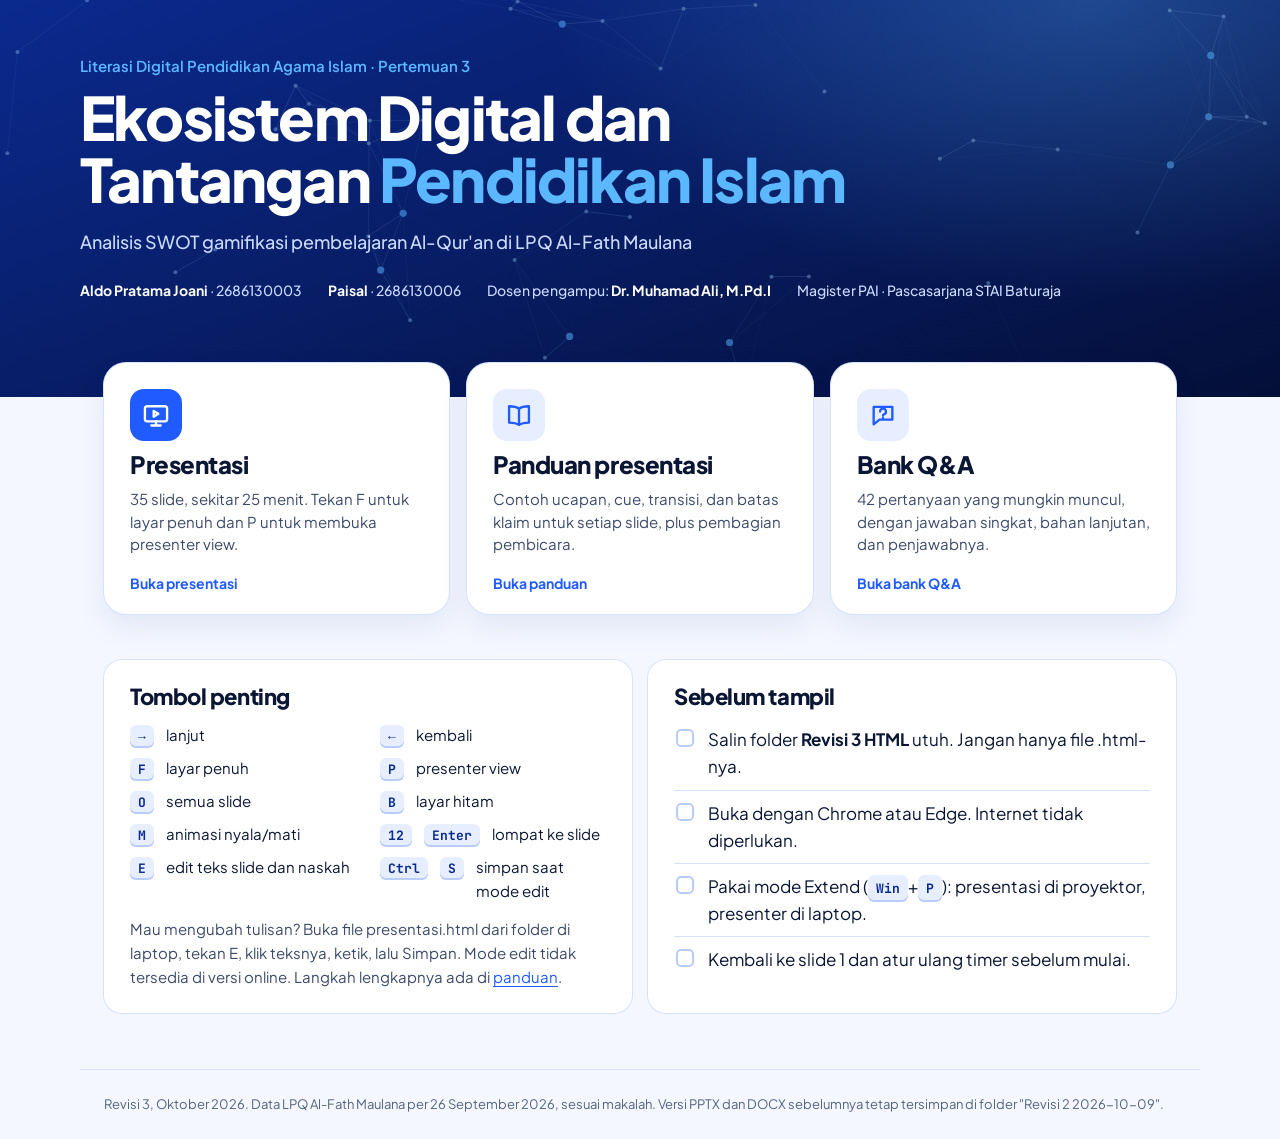
<file: index.html>
<!doctype html>
<html lang="id">
<head>
<meta charset="utf-8">
<meta name="viewport" content="width=device-width, initial-scale=1">
<title>Ekosistem Digital · Paket Presentasi</title>
<link rel="stylesheet" href="assets/css/tokens.css">
<link rel="stylesheet" href="assets/css/docs.css">
</head>
<body>

<header class="hero" style="padding-bottom:96px">
  <svg class="net" aria-hidden="true"></svg>
  <div class="in">
    <p class="kick">Literasi Digital Pendidikan Agama Islam · Pertemuan 3</p>
    <h1>Ekosistem Digital dan Tantangan <em>Pendidikan Islam</em></h1>
    <p class="sub">Analisis SWOT gamifikasi pembelajaran Al-Qur'an di LPQ Al-Fath Maulana</p>
    <div class="meta"><span><b>Aldo Pratama Joani</b> · 2686130003</span><span><b>Paisal</b> · 2686130006</span><span>Dosen pengampu: <b>Dr. Muhamad Ali, M.Pd.I</b></span><span>Magister PAI · Pascasarjana STAI Baturaja</span></div>
  </div>
</header>

<div class="wrap">
  <div class="cards3">
    <a class="big-card main" href="presentasi.html">
      <span class="ic"><svg viewBox="0 0 24 24"><rect x="2.5" y="4.5" width="19" height="13" rx="2"/><path d="M8 21h8M12 17.5V21M10 8.5v5l4-2.5z"/></svg></span>
      <b>Presentasi</b>
      <span>35 slide, sekitar 25 menit. Tekan F untuk layar penuh dan P untuk membuka presenter view.</span>
      <em>Buka presentasi</em>
    </a>
    <a class="big-card" href="panduan.html">
      <span class="ic"><svg viewBox="0 0 24 24"><path d="M12 6.5C10 5 7 4.5 3.5 4.5v14c3.5 0 6.5.5 8.5 2 2-1.5 5-2 8.5-2v-14C17 4.5 14 5 12 6.5zM12 6.5v14"/></svg></span>
      <b>Panduan presentasi</b>
      <span>Contoh ucapan, cue, transisi, dan batas klaim untuk setiap slide, plus pembagian pembicara.</span>
      <em>Buka panduan</em>
    </a>
    <a class="big-card" href="bank-qa.html">
      <span class="ic"><svg viewBox="0 0 24 24"><path d="M4 5h16v11H9l-5 4z"/><path d="M9.5 9a2.5 2.5 0 1 1 3.3 2.4c-.5.2-.8.6-.8 1.1M12 14.5h0"/></svg></span>
      <b>Bank Q&amp;A</b>
      <span>42 pertanyaan yang mungkin muncul, dengan jawaban singkat, bahan lanjutan, dan penjawabnya.</span>
      <em>Buka bank Q&amp;A</em>
    </a>
  </div>

  <section class="blk" style="margin-top:46px">
    <div class="grid2">
      <div class="panel">
        <h2 class="h" style="font-size:22px">Tombol penting</h2>
        <div class="keys" style="margin-top:14px">
          <div><kbd>→</kbd><span>lanjut</span></div>
          <div><kbd>←</kbd><span>kembali</span></div>
          <div><kbd>F</kbd><span>layar penuh</span></div>
          <div><kbd>P</kbd><span>presenter view</span></div>
          <div><kbd>O</kbd><span>semua slide</span></div>
          <div><kbd>B</kbd><span>layar hitam</span></div>
          <div><kbd>M</kbd><span>animasi nyala/mati</span></div>
          <div><kbd>12</kbd><kbd>Enter</kbd><span>lompat ke slide</span></div>
          <div><kbd>E</kbd><span>edit teks slide dan naskah</span></div>
          <div><kbd>Ctrl</kbd><kbd>S</kbd><span>simpan saat mode edit</span></div>
        </div>
        <p class="lede" style="margin:14px 0 0;font-size:15px">Mau mengubah tulisan? Buka file presentasi.html dari folder di laptop, tekan E, klik teksnya, ketik, lalu Simpan. Mode edit tidak tersedia di versi online. Langkah lengkapnya ada di <a href="panduan.html#edit">panduan</a>.</p>
      </div>
      <div class="panel">
        <h2 class="h" style="font-size:22px">Sebelum tampil</h2>
        <ul class="check" style="margin-top:8px">
          <li>Salin folder <b>Revisi 3 HTML</b> utuh. Jangan hanya file .html-nya.</li>
          <li>Buka dengan Chrome atau Edge. Internet tidak diperlukan.</li>
          <li>Pakai mode Extend (<kbd>Win</kbd>+<kbd>P</kbd>): presentasi di proyektor, presenter di laptop.</li>
          <li>Kembali ke slide 1 dan atur ulang timer sebelum mulai.</li>
        </ul>
      </div>
    </div>
  </section>
</div>

<footer class="f">Revisi 3, Oktober 2026. Data LPQ Al-Fath Maulana per 26 September 2026, sesuai makalah. Versi PPTX dan DOCX sebelumnya tetap tersimpan di folder "Revisi 2 2026-10-09".</footer>

<script src="assets/js/docs.js"></script>
</body>
</html>
</file>
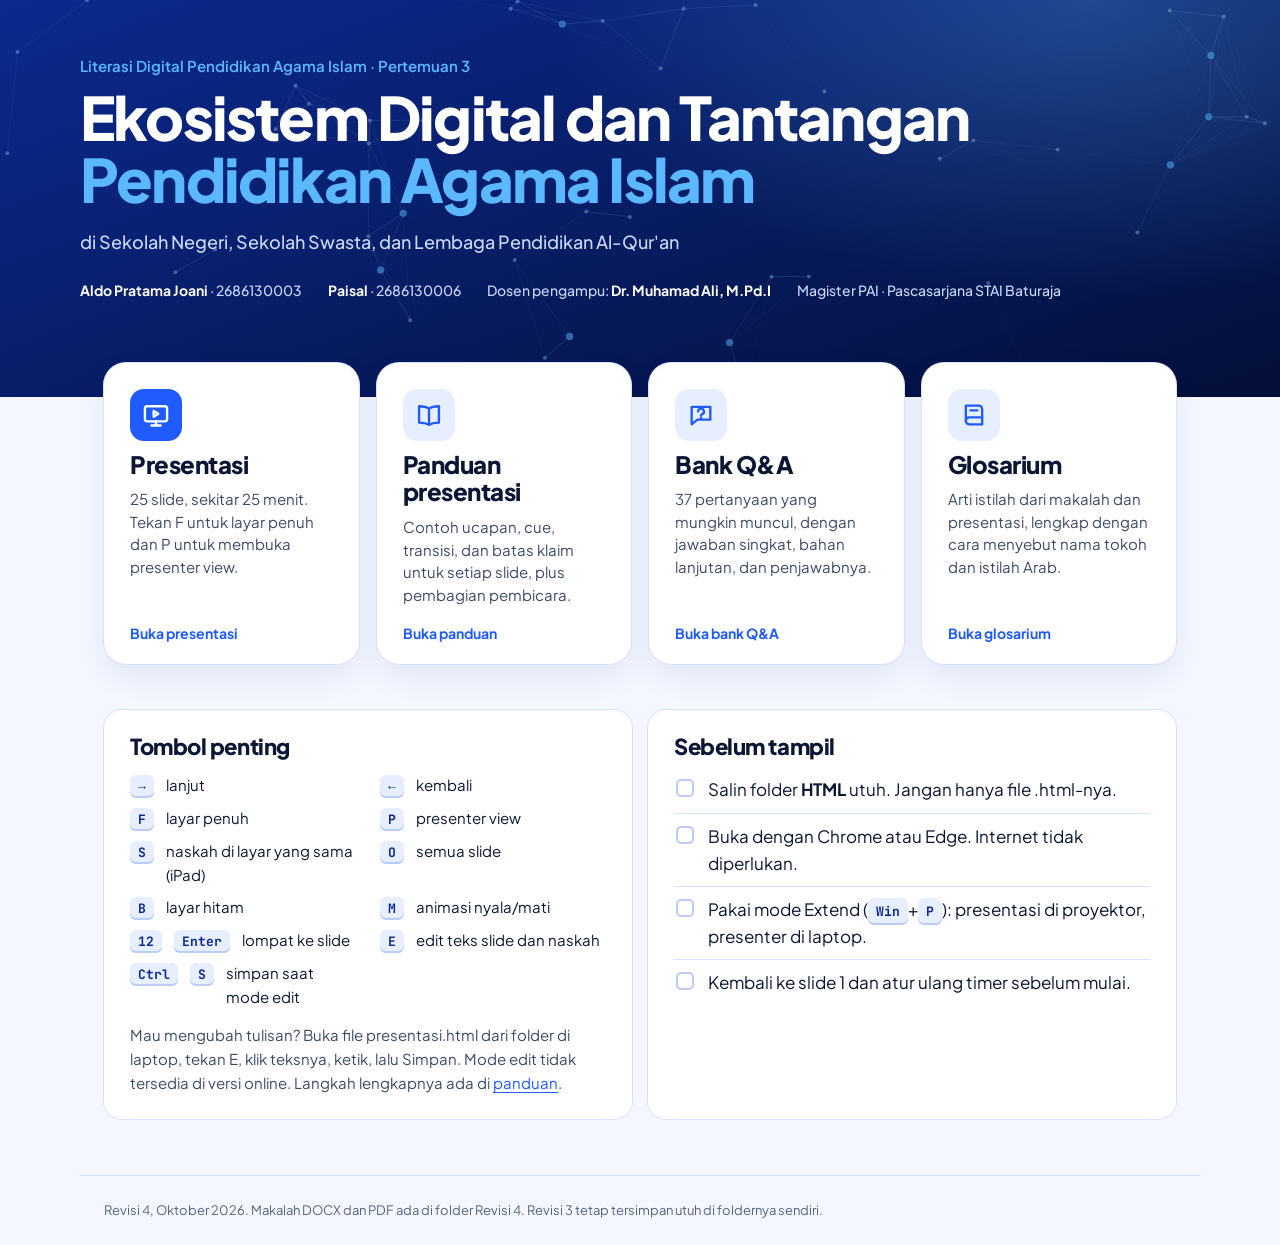
<file: revisi-4/index.html>
<!doctype html>
<html lang="id">
<head>
<meta charset="utf-8">
<meta name="viewport" content="width=device-width, initial-scale=1">
<title>Ekosistem Digital dan Tantangan PAI · Paket Presentasi</title>
<link rel="stylesheet" href="assets/css/tokens.css">
<link rel="stylesheet" href="assets/css/docs.css">
</head>
<body>

<header class="hero" style="padding-bottom:96px">
  <svg class="net" aria-hidden="true"></svg>
  <div class="in">
    <p class="kick">Literasi Digital Pendidikan Agama Islam · Pertemuan 3</p>
    <h1>Ekosistem Digital dan Tantangan <em>Pendidikan Agama Islam</em></h1>
    <p class="sub">di Sekolah Negeri, Sekolah Swasta, dan Lembaga Pendidikan Al-Qur'an</p>
    <div class="meta"><span><b>Aldo Pratama Joani</b> · 2686130003</span><span><b>Paisal</b> · 2686130006</span><span>Dosen pengampu: <b>Dr. Muhamad Ali, M.Pd.I</b></span><span>Magister PAI · Pascasarjana STAI Baturaja</span></div>
  </div>
</header>

<div class="wrap">
  <div class="cards3 four">
    <a class="big-card main" href="presentasi.html">
      <span class="ic"><svg viewBox="0 0 24 24"><rect x="2.5" y="4.5" width="19" height="13" rx="2"/><path d="M8 21h8M12 17.5V21M10 8.5v5l4-2.5z"/></svg></span>
      <b>Presentasi</b>
      <span>25 slide, sekitar 25 menit. Tekan F untuk layar penuh dan P untuk membuka presenter view.</span>
      <em>Buka presentasi</em>
    </a>
    <a class="big-card" href="panduan.html">
      <span class="ic"><svg viewBox="0 0 24 24"><path d="M12 6.5C10 5 7 4.5 3.5 4.5v14c3.5 0 6.5.5 8.5 2 2-1.5 5-2 8.5-2v-14C17 4.5 14 5 12 6.5zM12 6.5v14"/></svg></span>
      <b>Panduan presentasi</b>
      <span>Contoh ucapan, cue, transisi, dan batas klaim untuk setiap slide, plus pembagian pembicara.</span>
      <em>Buka panduan</em>
    </a>
    <a class="big-card" href="bank-qa.html">
      <span class="ic"><svg viewBox="0 0 24 24"><path d="M4 5h16v11H9l-5 4z"/><path d="M9.5 9a2.5 2.5 0 1 1 3.3 2.4c-.5.2-.8.6-.8 1.1M12 14.5h0"/></svg></span>
      <b>Bank Q&amp;A</b>
      <span>37 pertanyaan yang mungkin muncul, dengan jawaban singkat, bahan lanjutan, dan penjawabnya.</span>
      <em>Buka bank Q&amp;A</em>
    </a>
    <a class="big-card" href="glosarium.html">
      <span class="ic"><svg viewBox="0 0 24 24"><path d="M5 4h11a3 3 0 0 1 3 3v13H8a3 3 0 0 1-3-3z"/><path d="M5 17a3 3 0 0 1 3-3h11M9 8h6"/></svg></span>
      <b>Glosarium</b>
      <span>Arti istilah dari makalah dan presentasi, lengkap dengan cara menyebut nama tokoh dan istilah Arab.</span>
      <em>Buka glosarium</em>
    </a>
  </div>

  <section class="blk" style="margin-top:46px">
    <div class="grid2">
      <div class="panel">
        <h2 class="h" style="font-size:22px">Tombol penting</h2>
        <div class="keys" style="margin-top:14px">
          <div><kbd>→</kbd><span>lanjut</span></div>
          <div><kbd>←</kbd><span>kembali</span></div>
          <div><kbd>F</kbd><span>layar penuh</span></div>
          <div><kbd>P</kbd><span>presenter view</span></div>
          <div><kbd>S</kbd><span>naskah di layar yang sama (iPad)</span></div>
          <div><kbd>O</kbd><span>semua slide</span></div>
          <div><kbd>B</kbd><span>layar hitam</span></div>
          <div><kbd>M</kbd><span>animasi nyala/mati</span></div>
          <div><kbd>12</kbd><kbd>Enter</kbd><span>lompat ke slide</span></div>
          <div><kbd>E</kbd><span>edit teks slide dan naskah</span></div>
          <div><kbd>Ctrl</kbd><kbd>S</kbd><span>simpan saat mode edit</span></div>
        </div>
        <p class="lede" style="margin:14px 0 0;font-size:15px">Mau mengubah tulisan? Buka file presentasi.html dari folder di laptop, tekan E, klik teksnya, ketik, lalu Simpan. Mode edit tidak tersedia di versi online. Langkah lengkapnya ada di <a href="panduan.html#edit">panduan</a>.</p>
      </div>
      <div class="panel">
        <h2 class="h" style="font-size:22px">Sebelum tampil</h2>
        <ul class="check" style="margin-top:8px">
          <li>Salin folder <b>HTML</b> utuh. Jangan hanya file .html-nya.</li>
          <li>Buka dengan Chrome atau Edge. Internet tidak diperlukan.</li>
          <li>Pakai mode Extend (<kbd>Win</kbd>+<kbd>P</kbd>): presentasi di proyektor, presenter di laptop.</li>
          <li>Kembali ke slide 1 dan atur ulang timer sebelum mulai.</li>
        </ul>
      </div>
    </div>
  </section>
</div>

<footer class="f">Revisi 4, Oktober 2026. Makalah DOCX dan PDF ada di folder Revisi 4. Revisi 3 tetap tersimpan utuh di foldernya sendiri.</footer>

<script src="assets/js/docs.js"></script>
</body>
</html>
</file>
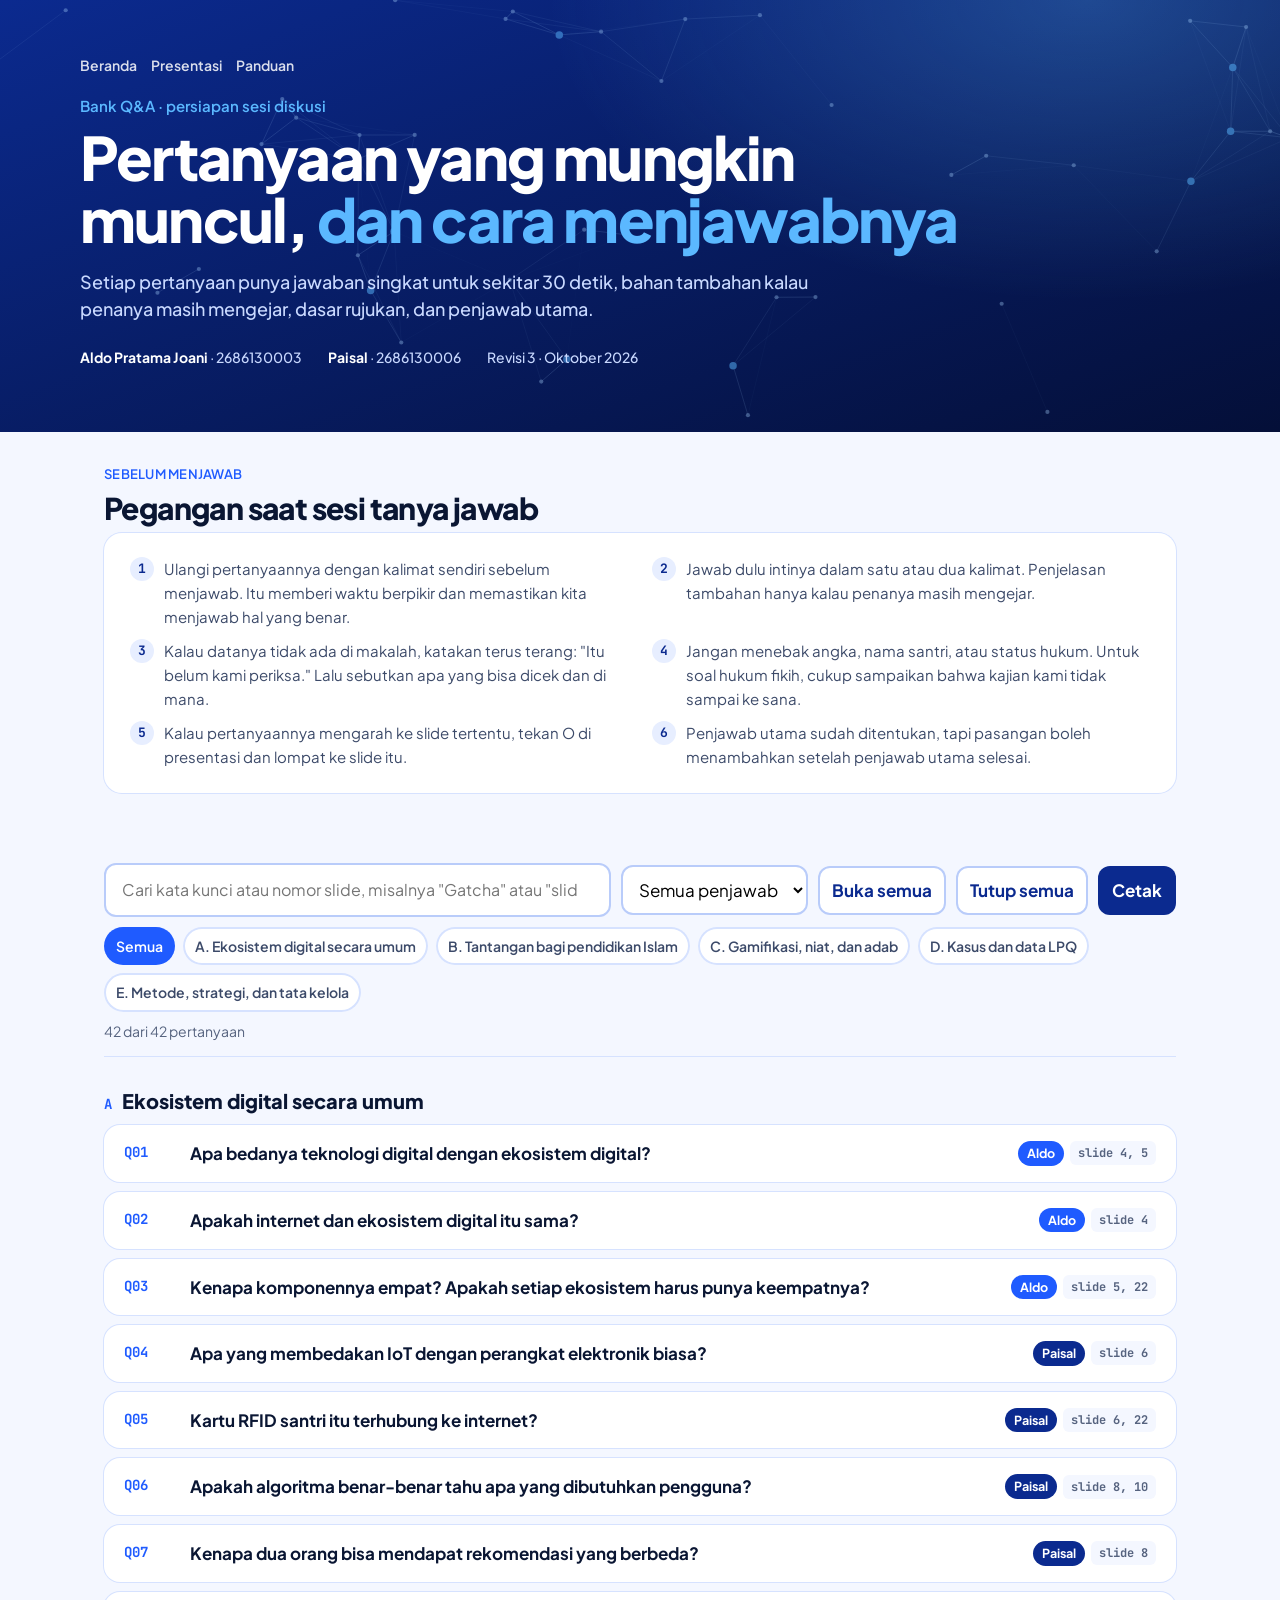
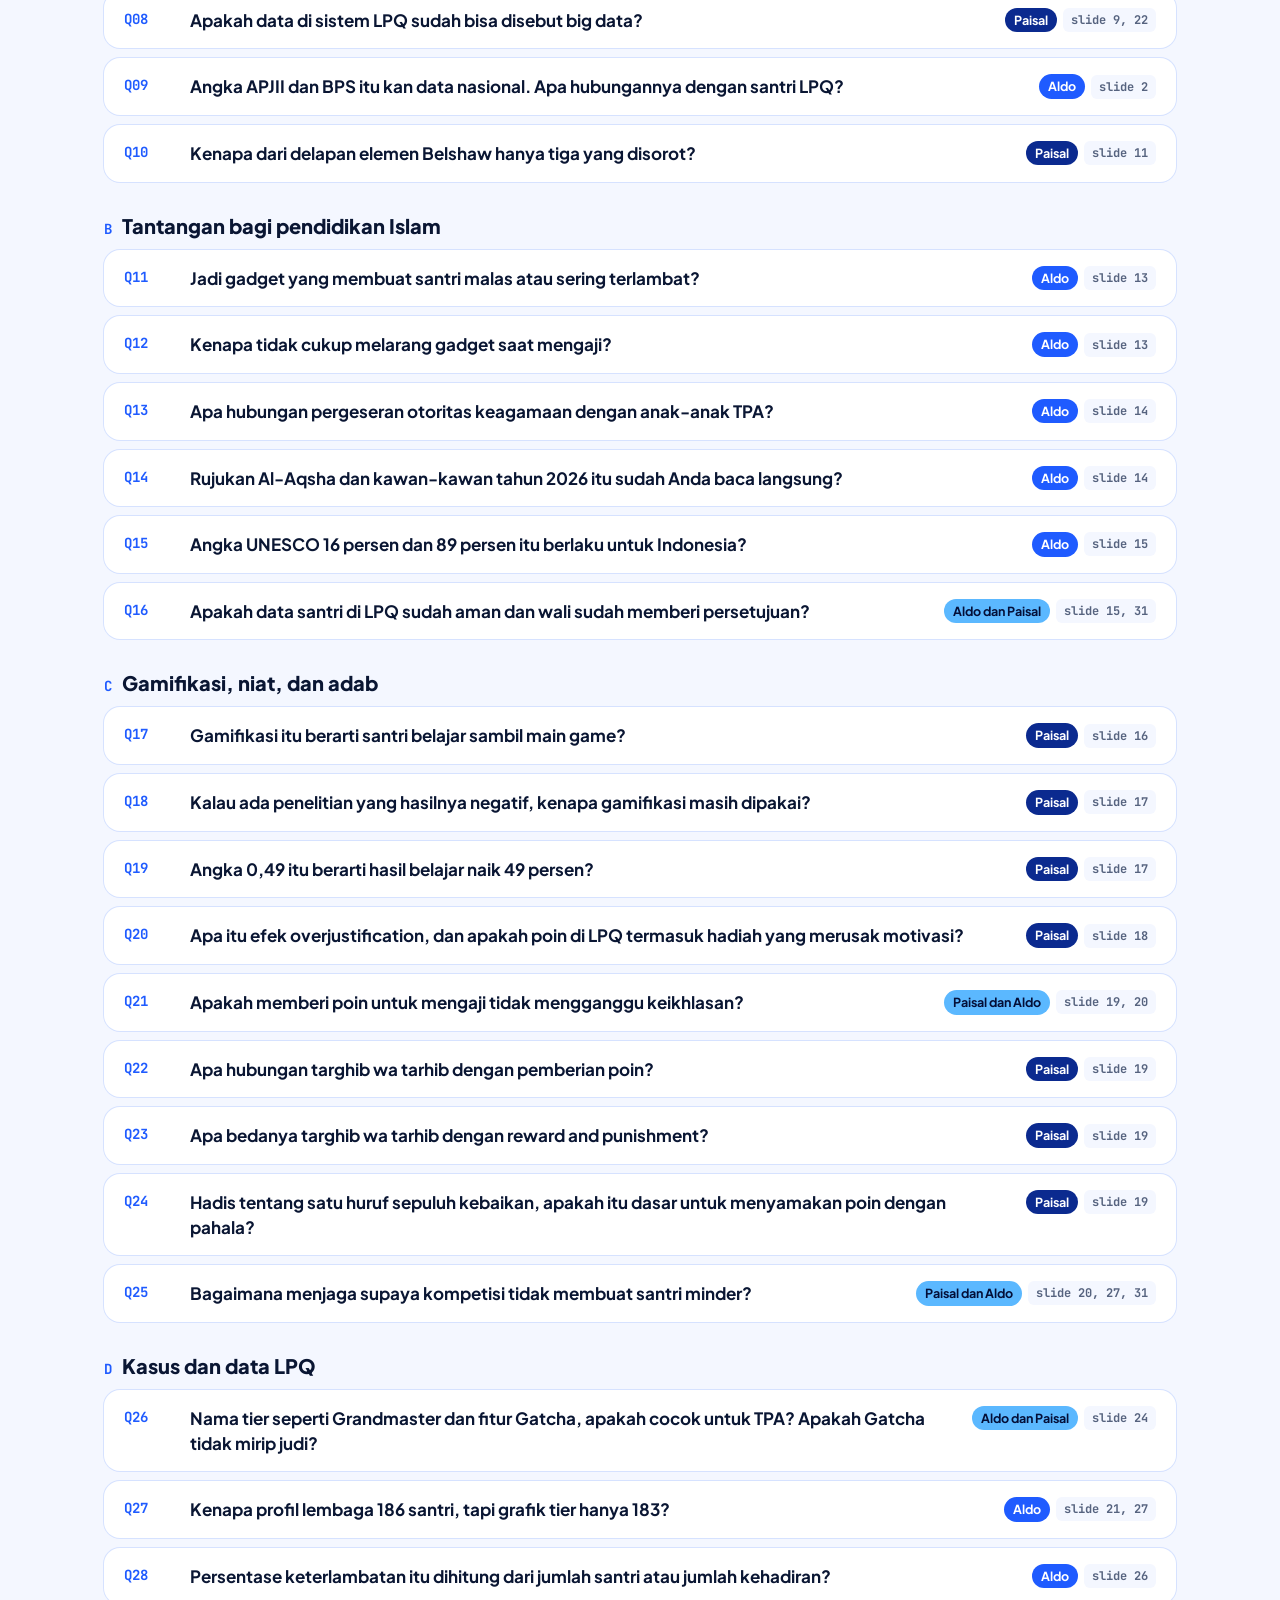
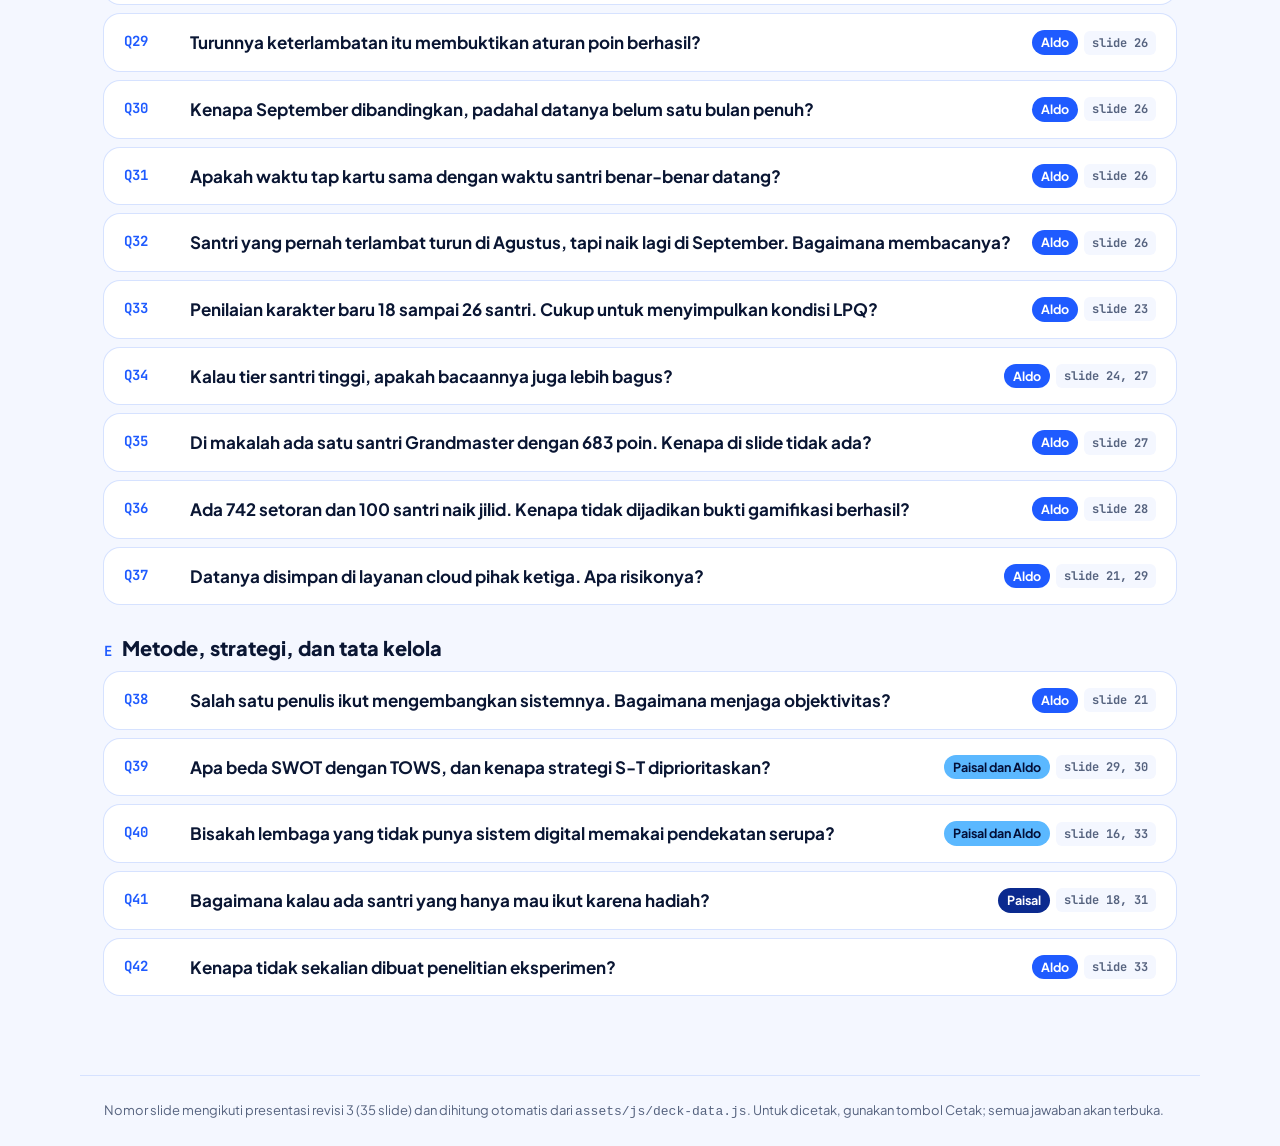
<file: bank-qa.html>
<!doctype html>
<html lang="id">
<head>
<meta charset="utf-8">
<meta name="viewport" content="width=device-width, initial-scale=1">
<title>Bank Q&amp;A · Ekosistem Digital</title>
<link rel="stylesheet" href="assets/css/tokens.css">
<link rel="stylesheet" href="assets/css/docs.css">
</head>
<body>

<header class="hero">
  <svg class="net" aria-hidden="true"></svg>
  <div class="in">
    <nav class="crumb"><a href="index.html">Beranda</a><a href="presentasi.html">Presentasi</a><a href="panduan.html">Panduan</a></nav>
    <p class="kick">Bank Q&amp;A · persiapan sesi diskusi</p>
    <h1>Pertanyaan yang mungkin muncul, <em>dan cara menjawabnya</em></h1>
    <p class="sub">Setiap pertanyaan punya jawaban singkat untuk sekitar 30 detik, bahan tambahan kalau penanya masih mengejar, dasar rujukan, dan penjawab utama.</p>
    <div class="meta"><span><b>Aldo Pratama Joani</b> · 2686130003</span><span><b>Paisal</b> · 2686130006</span><span>Revisi 3 · Oktober 2026</span></div>
  </div>
</header>

<div class="wrap" style="padding-top:34px;padding-bottom:70px">
  <section class="blk">
    <h2 class="h"><small>SEBELUM MENJAWAB</small>Pegangan saat sesi tanya jawab</h2>
    <div class="panel"><ol class="tips" id="tips"></ol></div>
  </section>

  <div class="tools">
    <div class="row">
      <input type="search" id="q" placeholder="Cari kata kunci atau nomor slide, misalnya &quot;Gatcha&quot; atau &quot;slide 26&quot;" aria-label="Cari pertanyaan">
      <select id="who" aria-label="Penjawab">
        <option value="all">Semua penjawab</option>
        <option value="Aldo">Aldo</option>
        <option value="Paisal">Paisal</option>
      </select>
      <button type="button" class="ghost" id="openAll">Buka semua</button>
      <button type="button" class="ghost" id="closeAll">Tutup semua</button>
      <button type="button" id="printBtn">Cetak</button>
    </div>
    <div class="chipsel" id="secs" role="group" aria-label="Bagian"></div>
    <p class="count-l" id="cnt"></p>
  </div>

  <div id="qa-list"></div>
</div>

<footer class="f">Nomor slide mengikuti presentasi revisi 3 (35 slide) dan dihitung otomatis dari <code>assets/js/deck-data.js</code>. Untuk dicetak, gunakan tombol Cetak; semua jawaban akan terbuka.</footer>

<script src="assets/js/deck-data.js"></script>
<script src="assets/js/qa-data.js"></script>
<script src="assets/js/docs.js"></script>
</body>
</html>
</file>
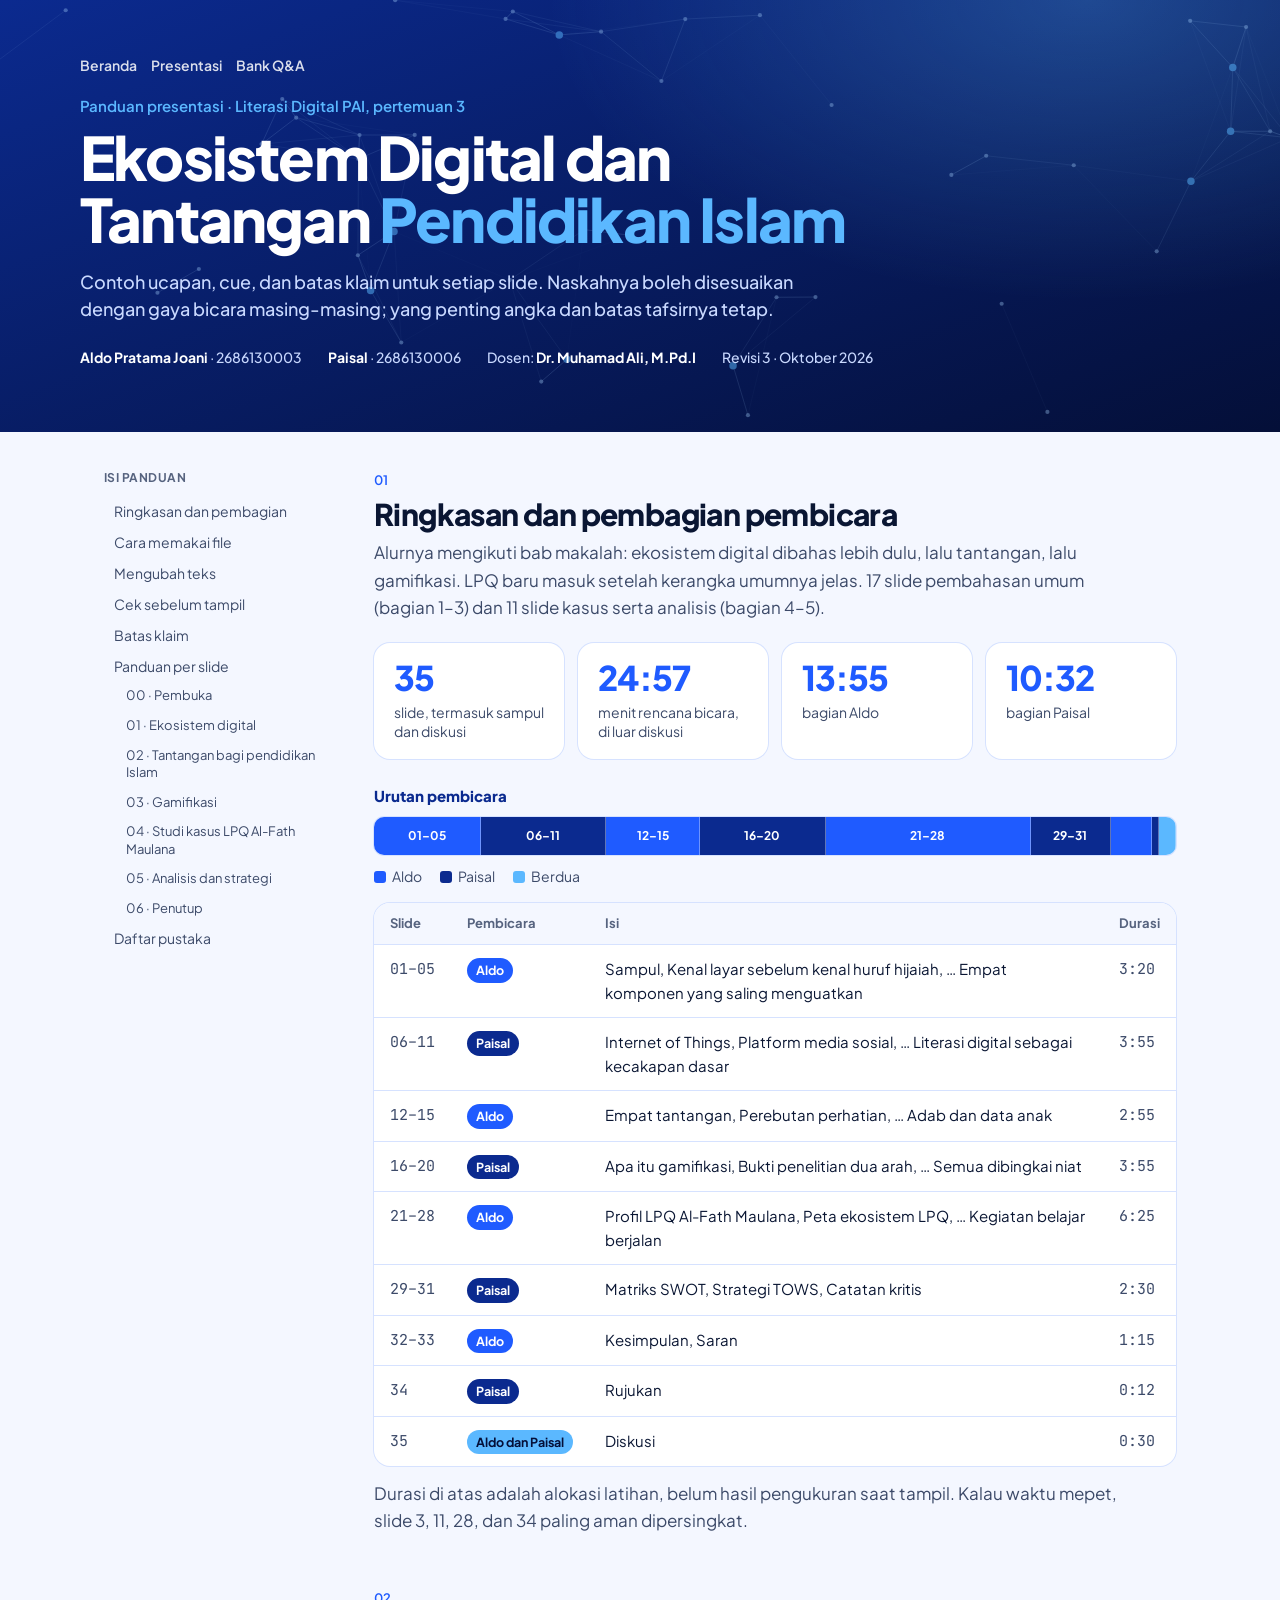
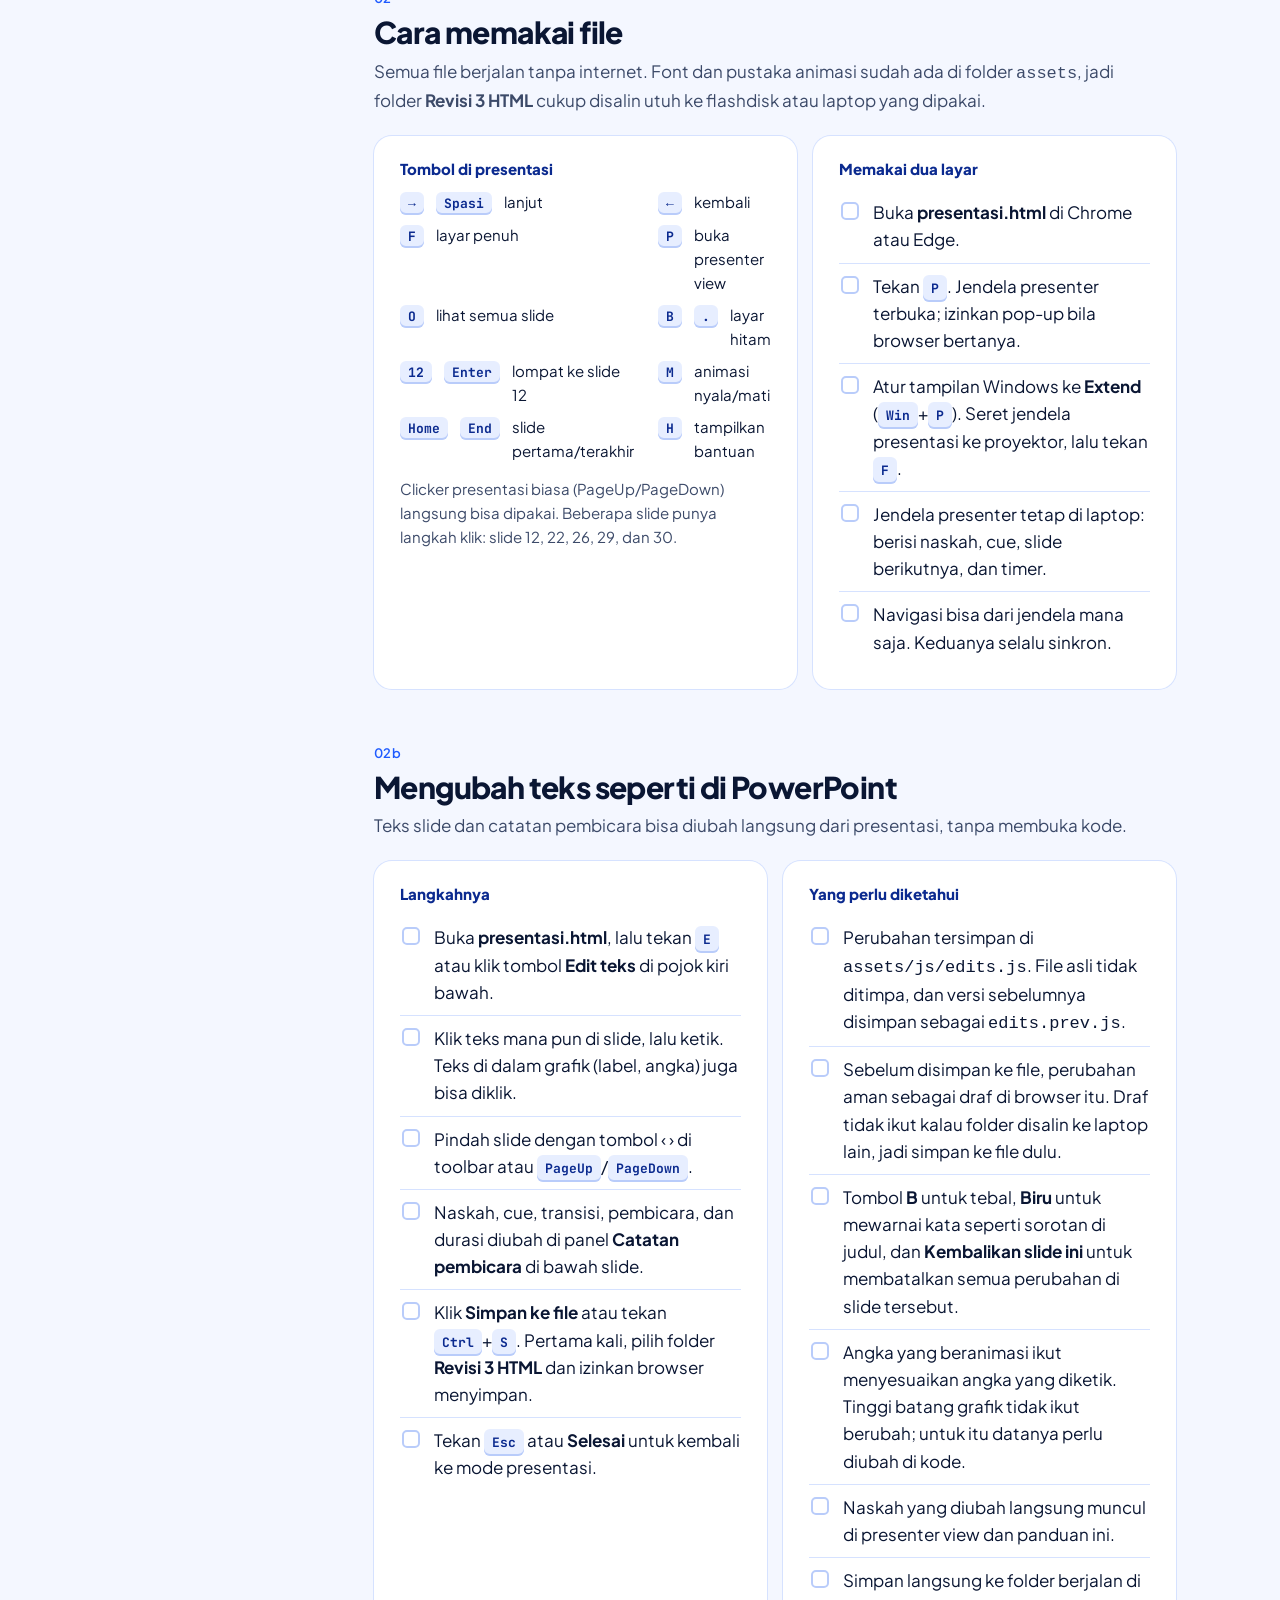
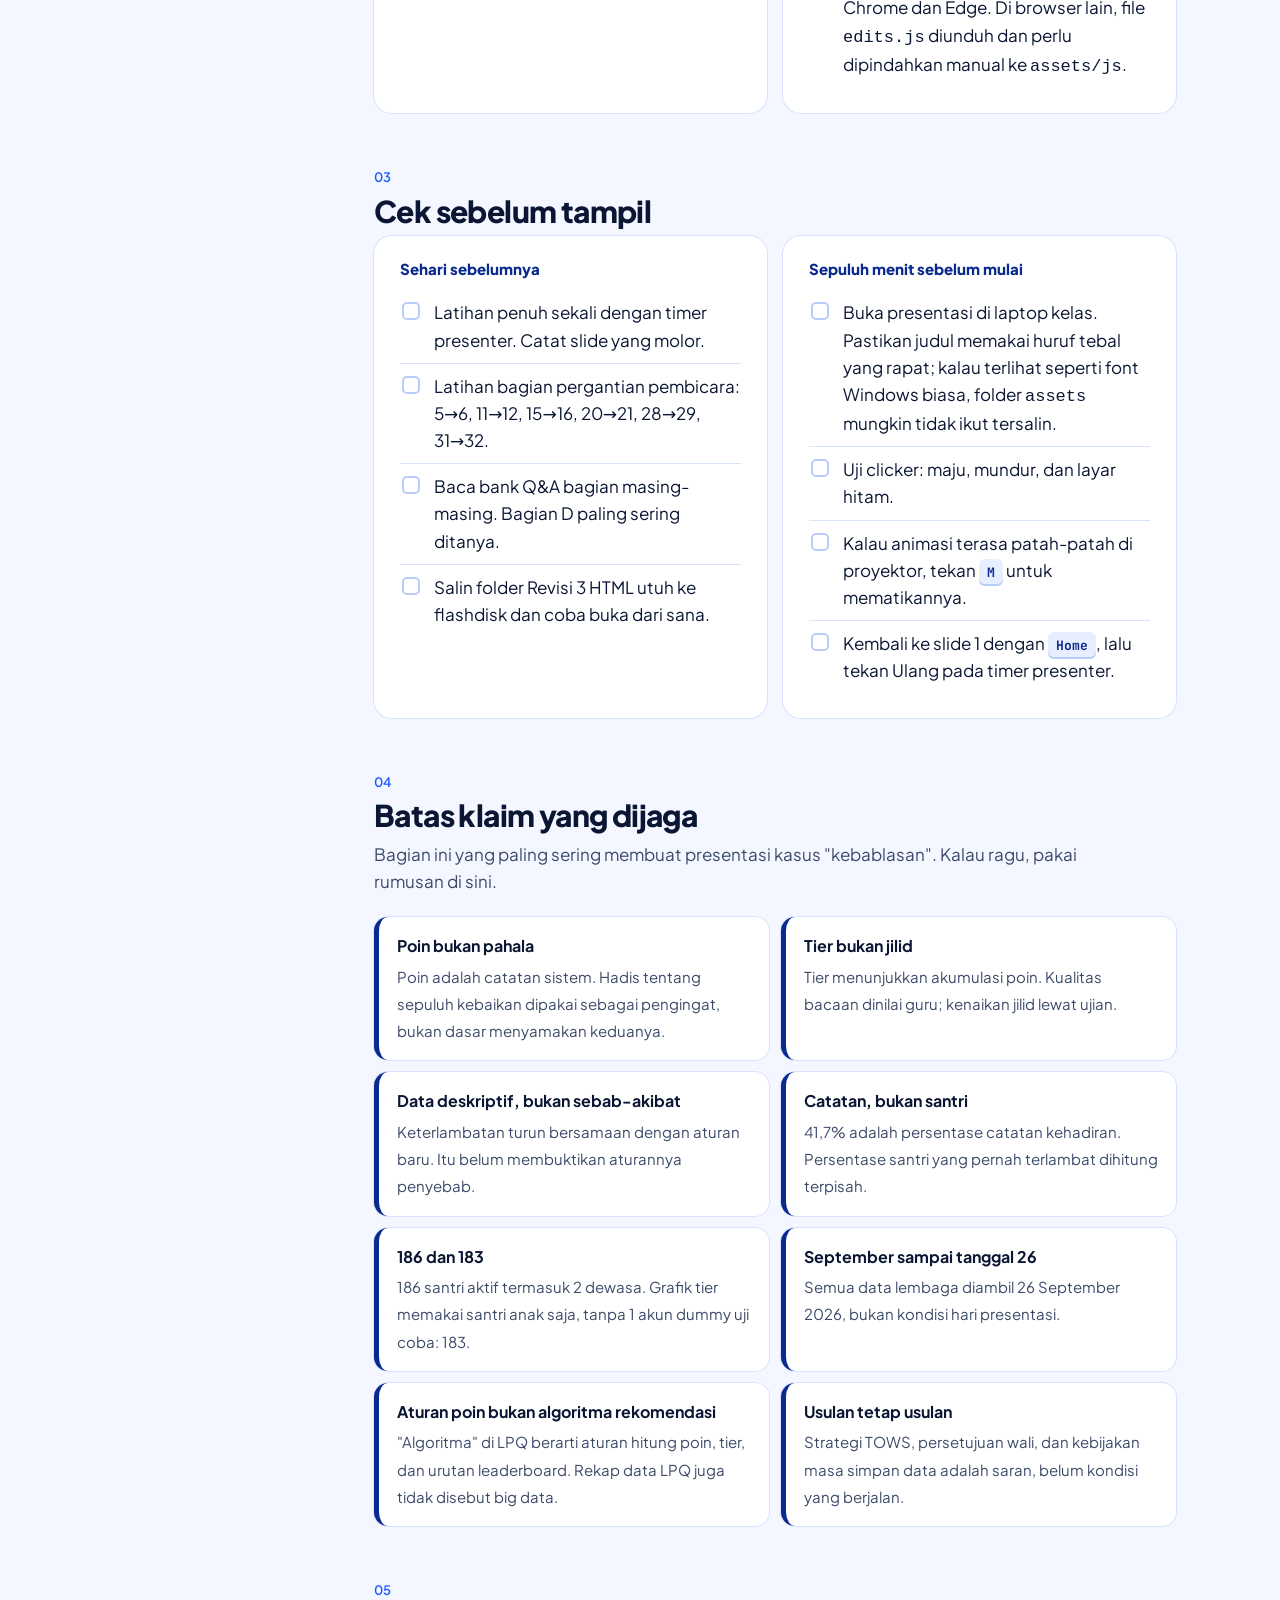
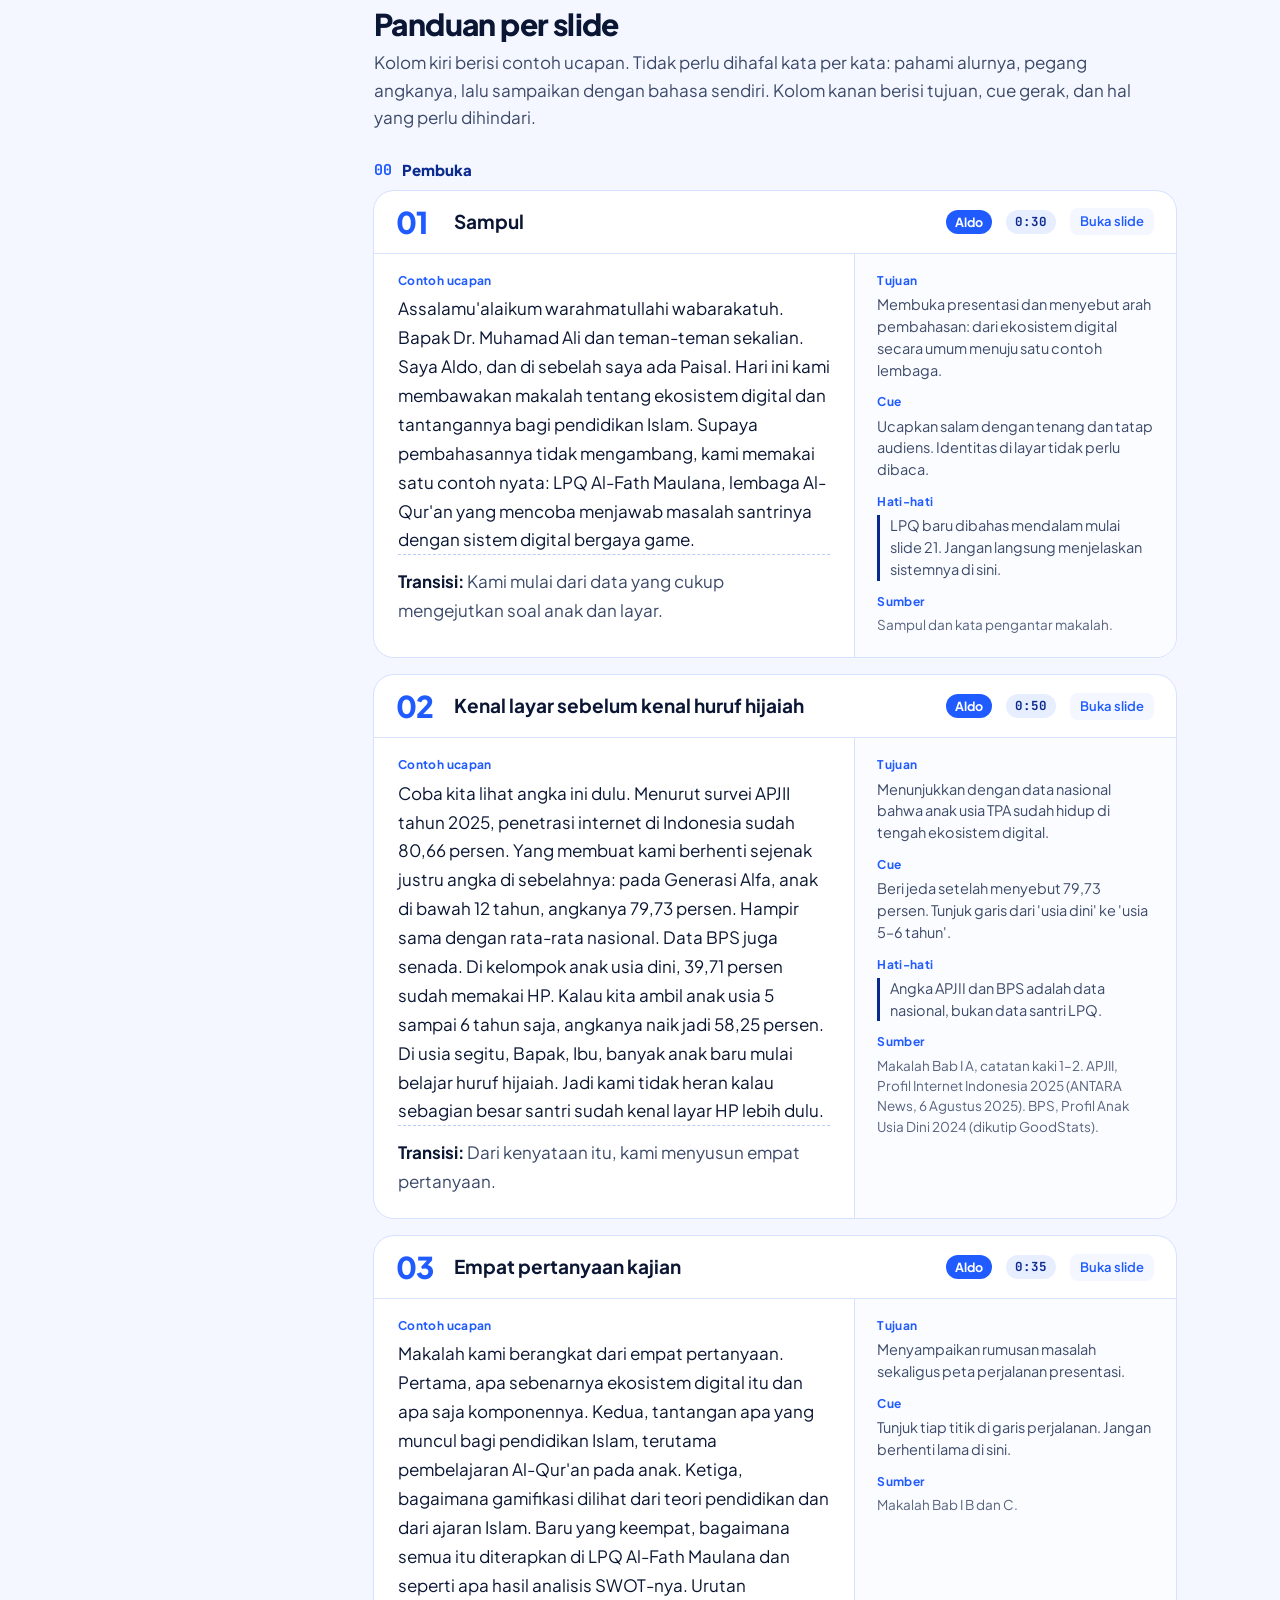
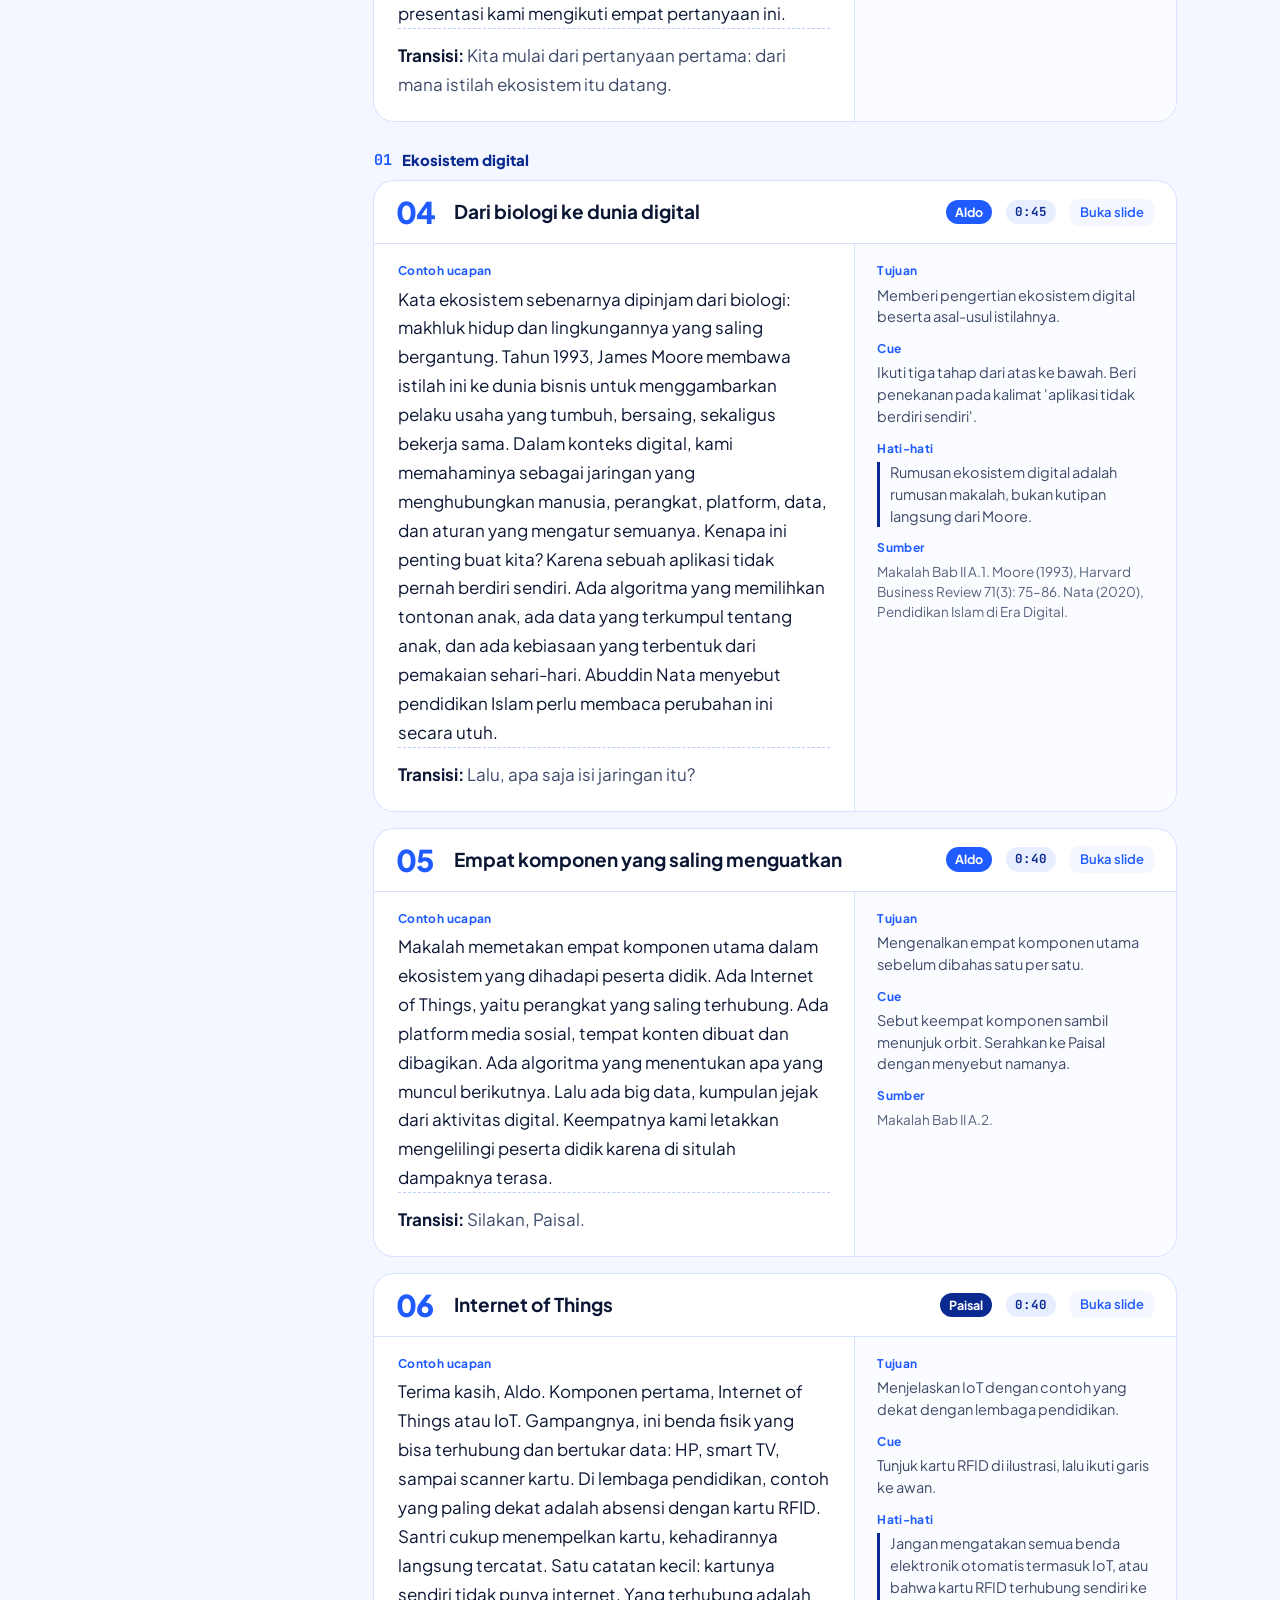
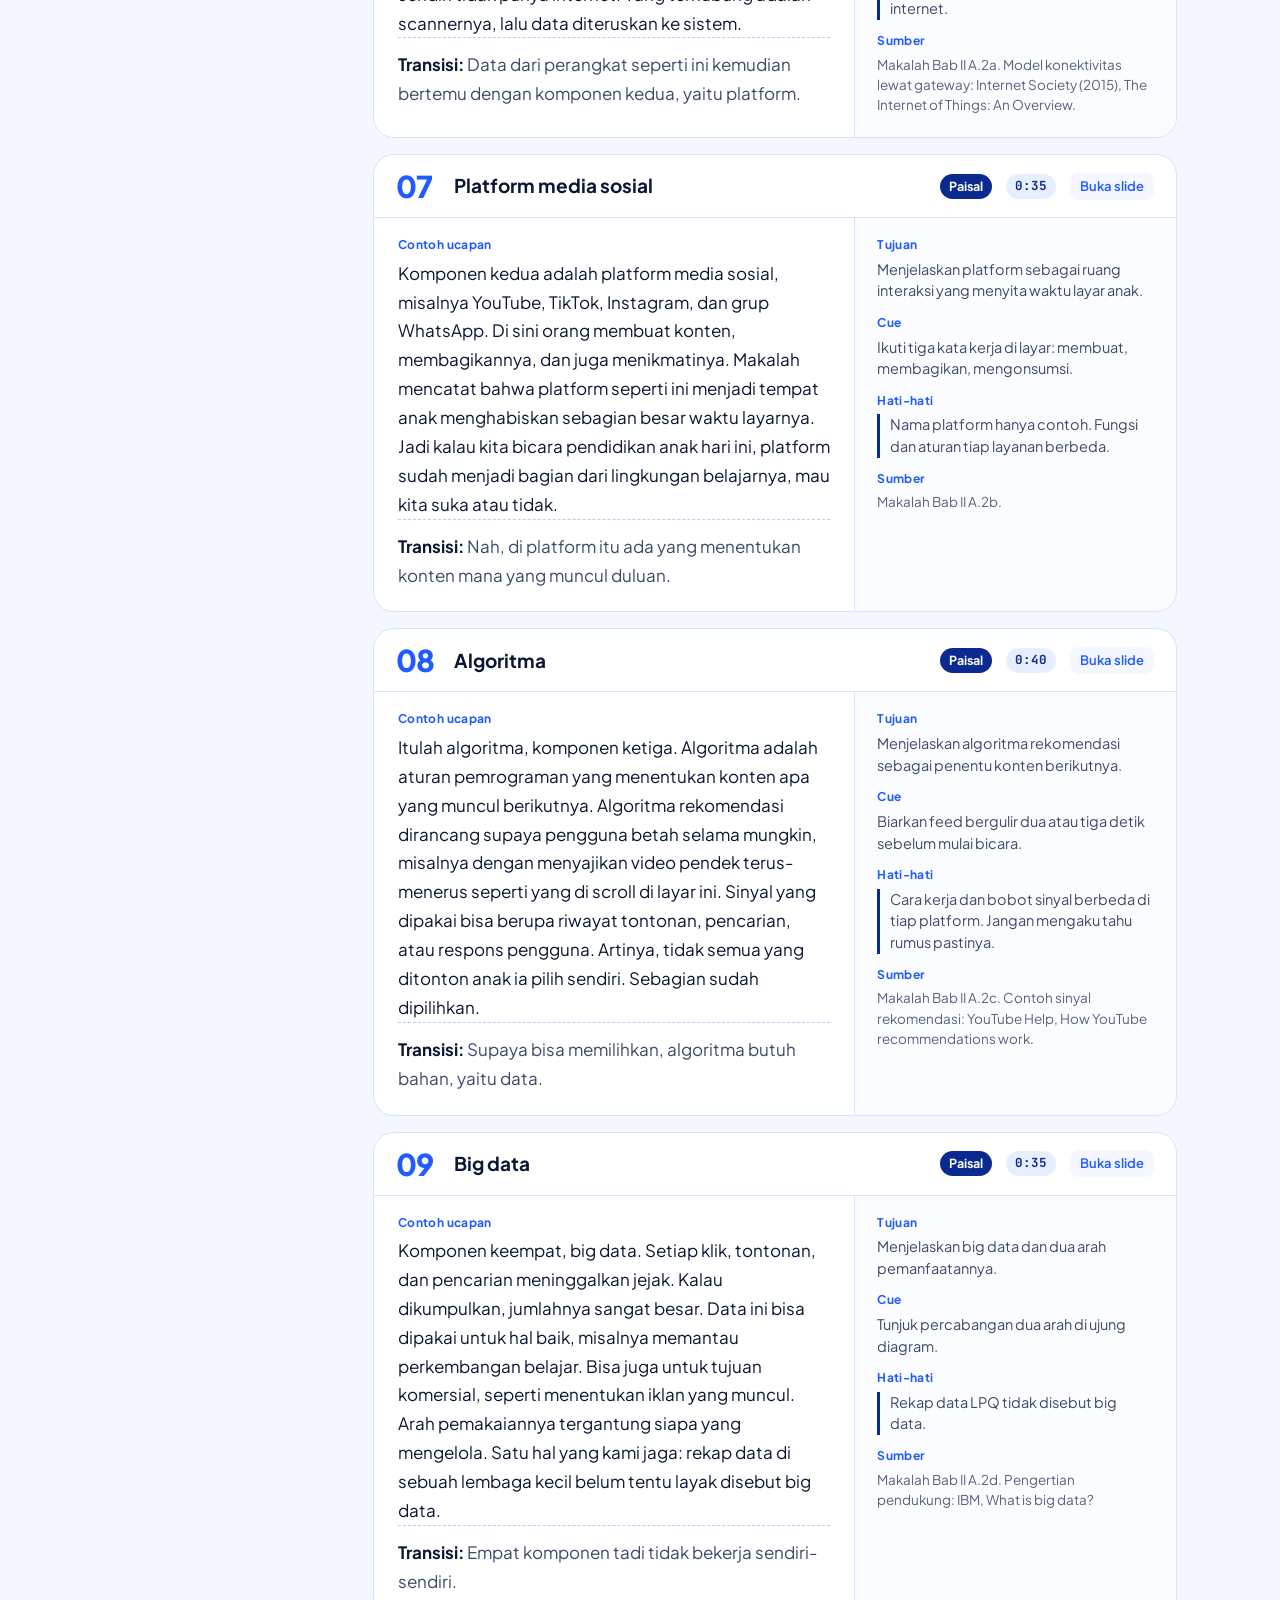
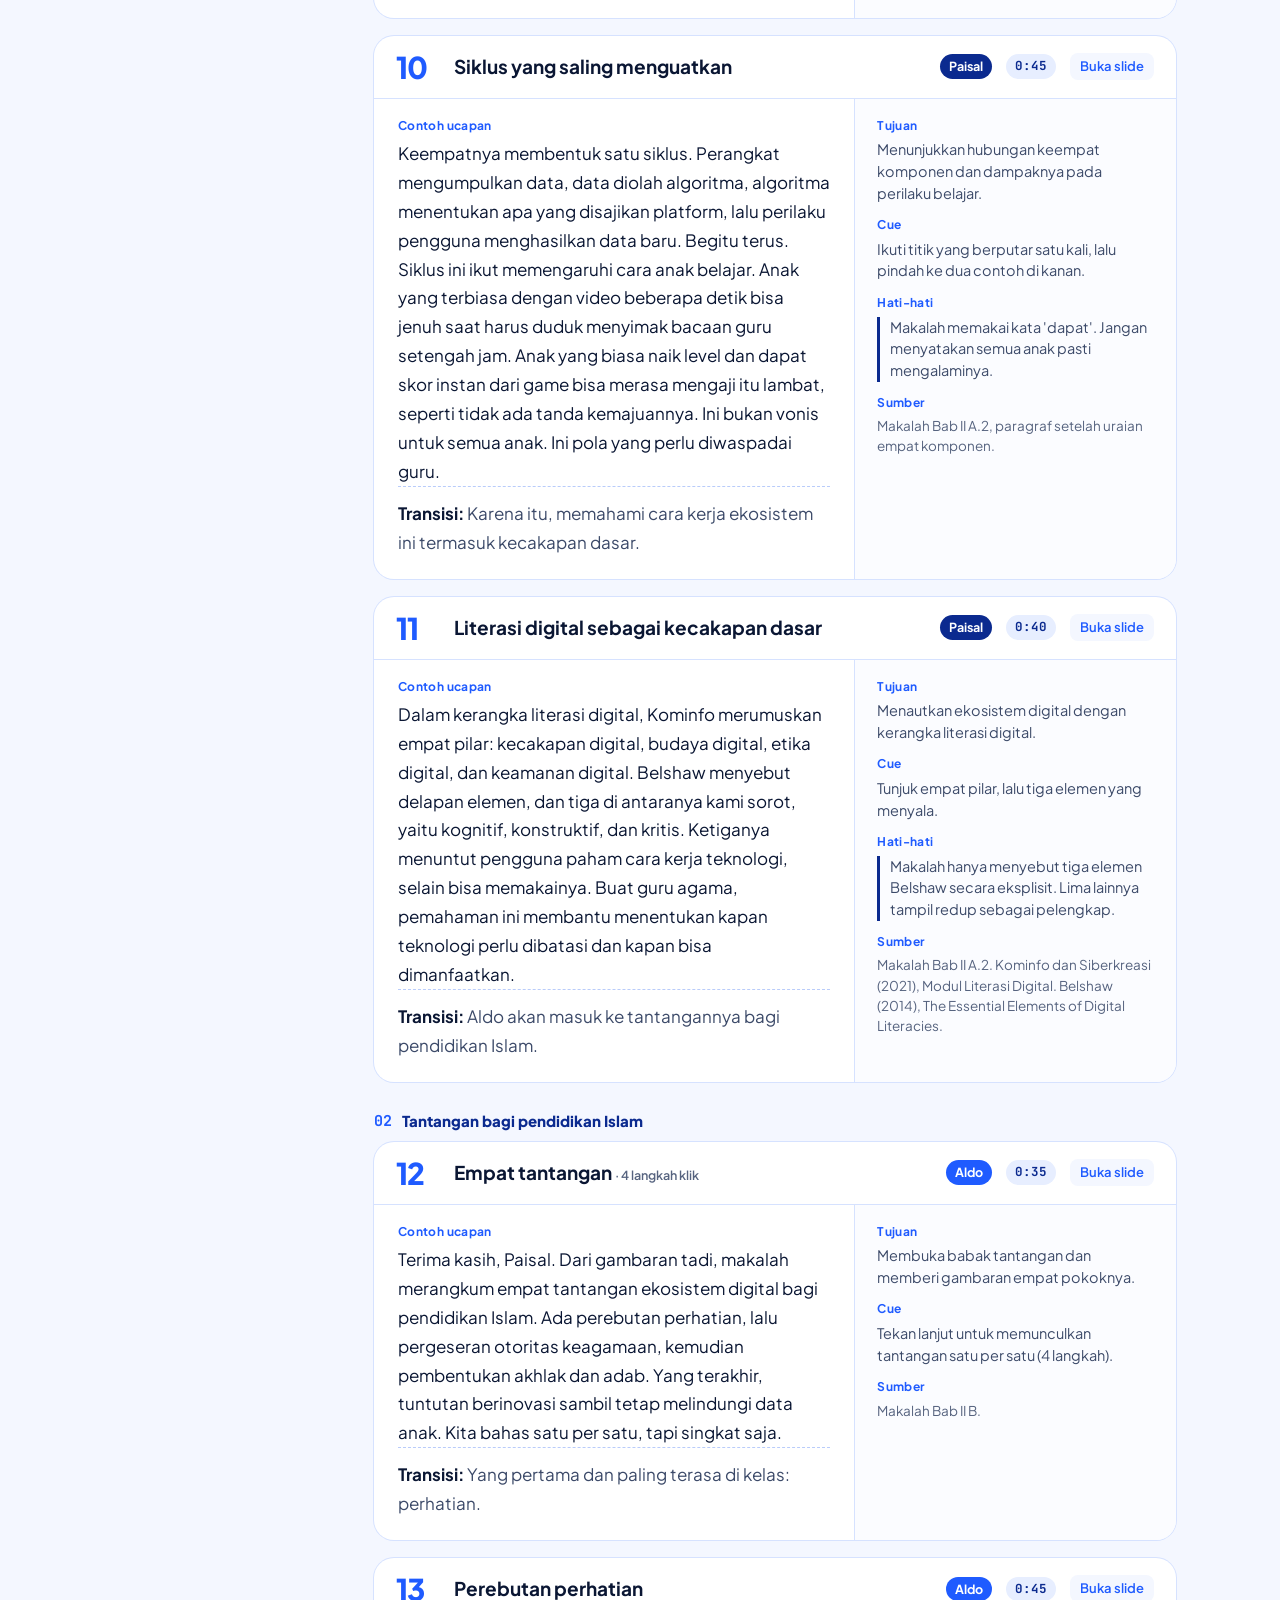
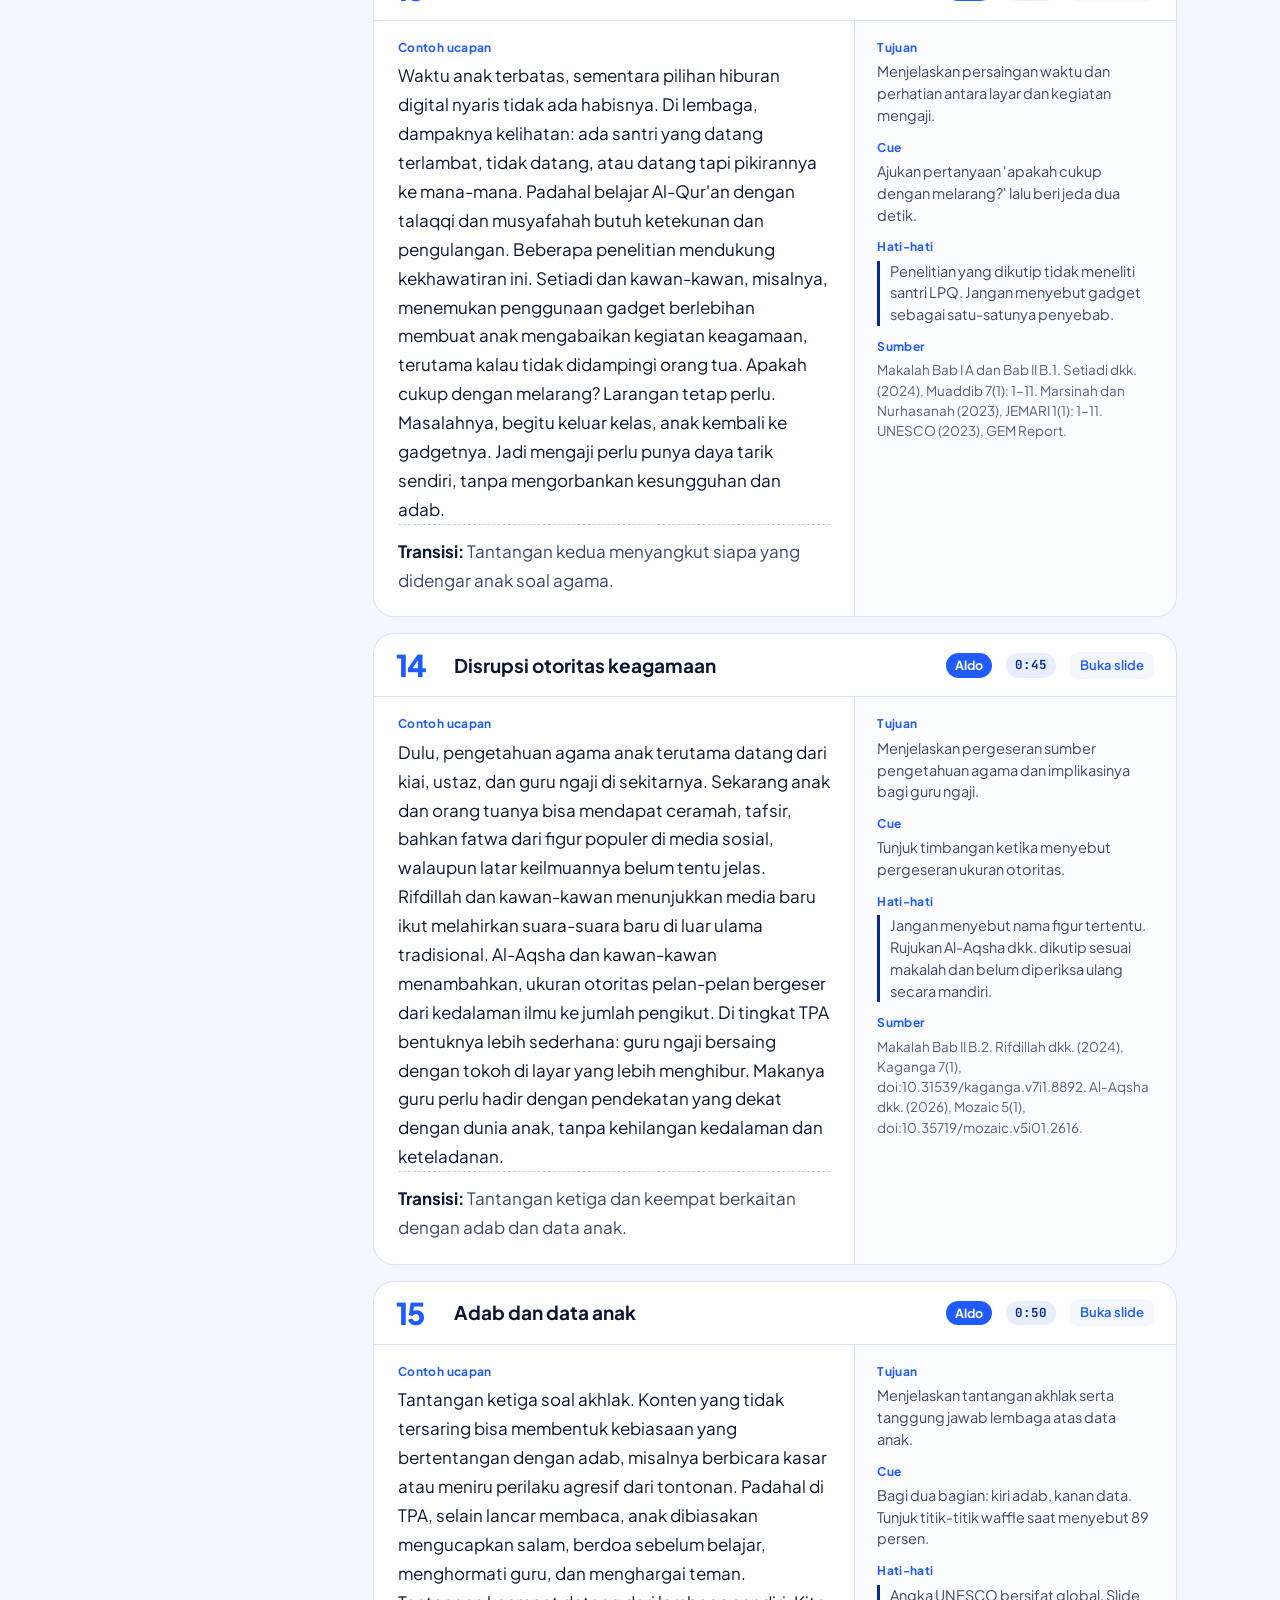
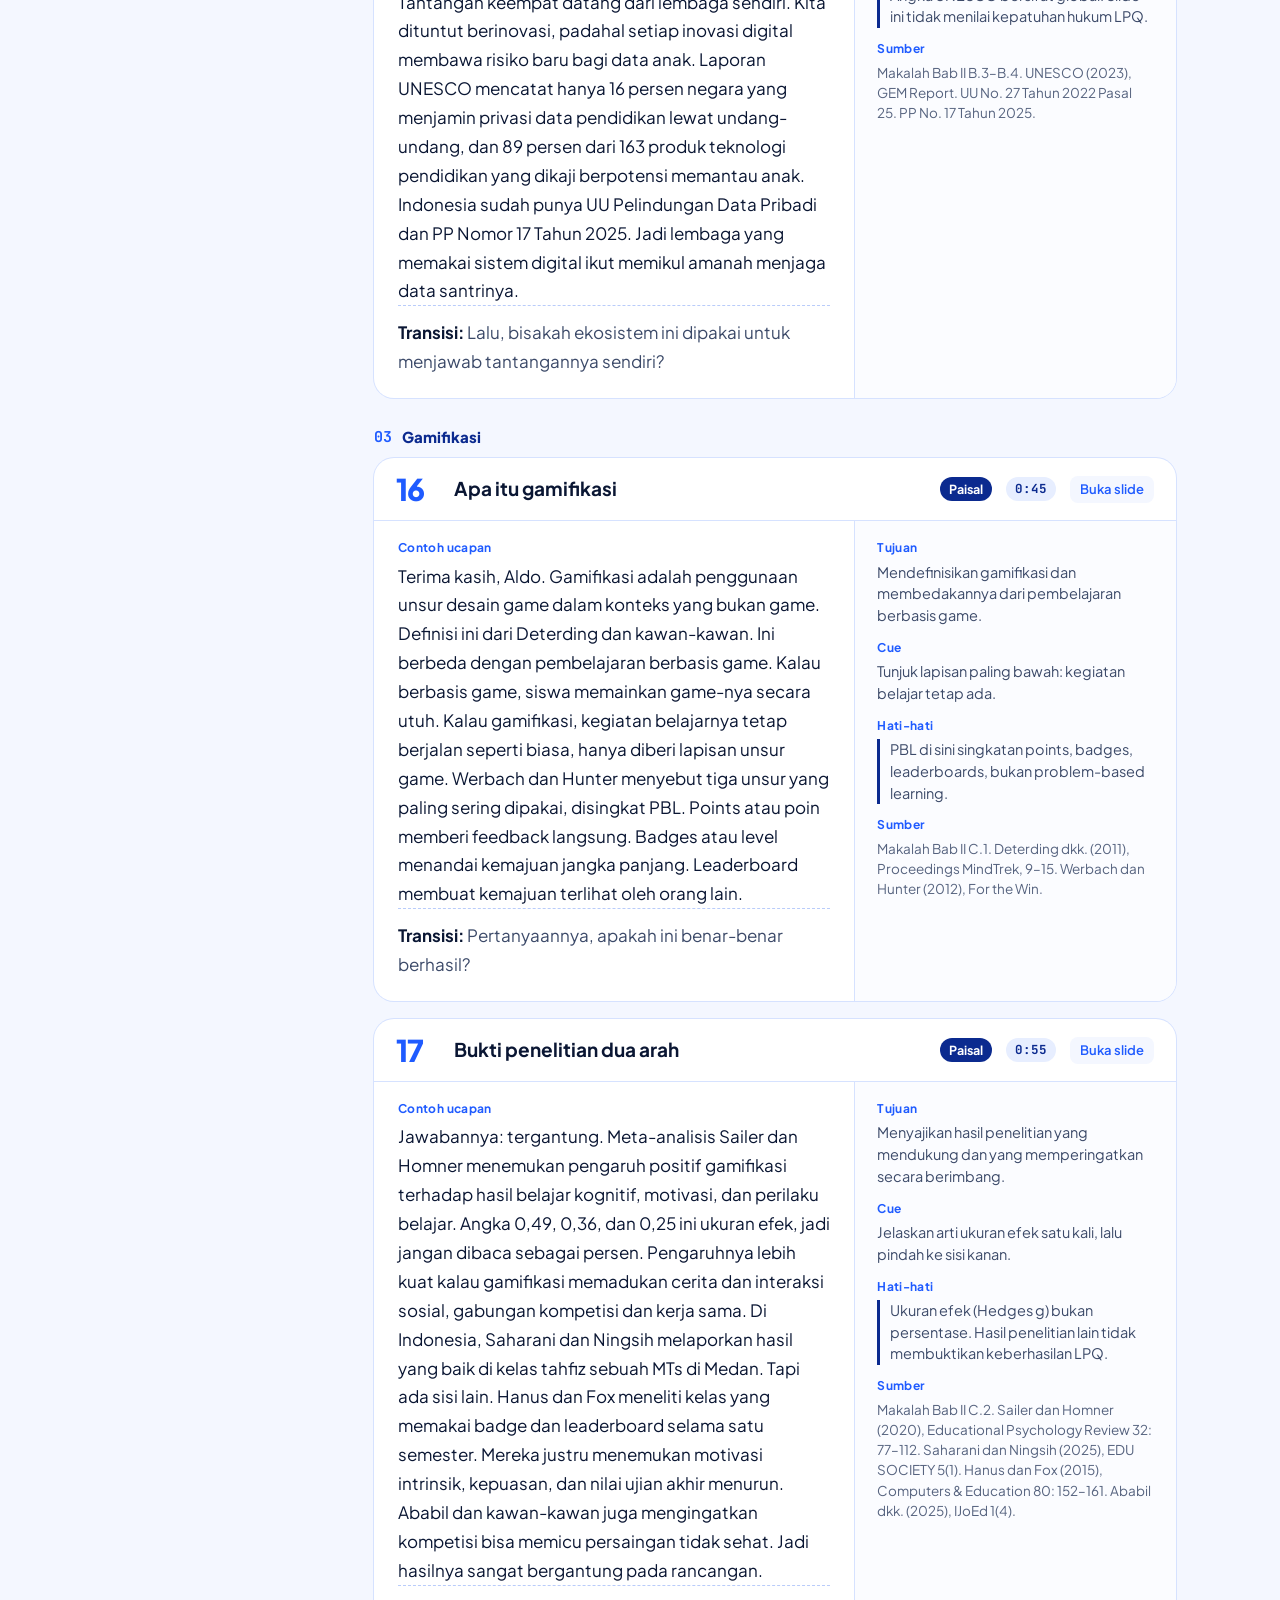
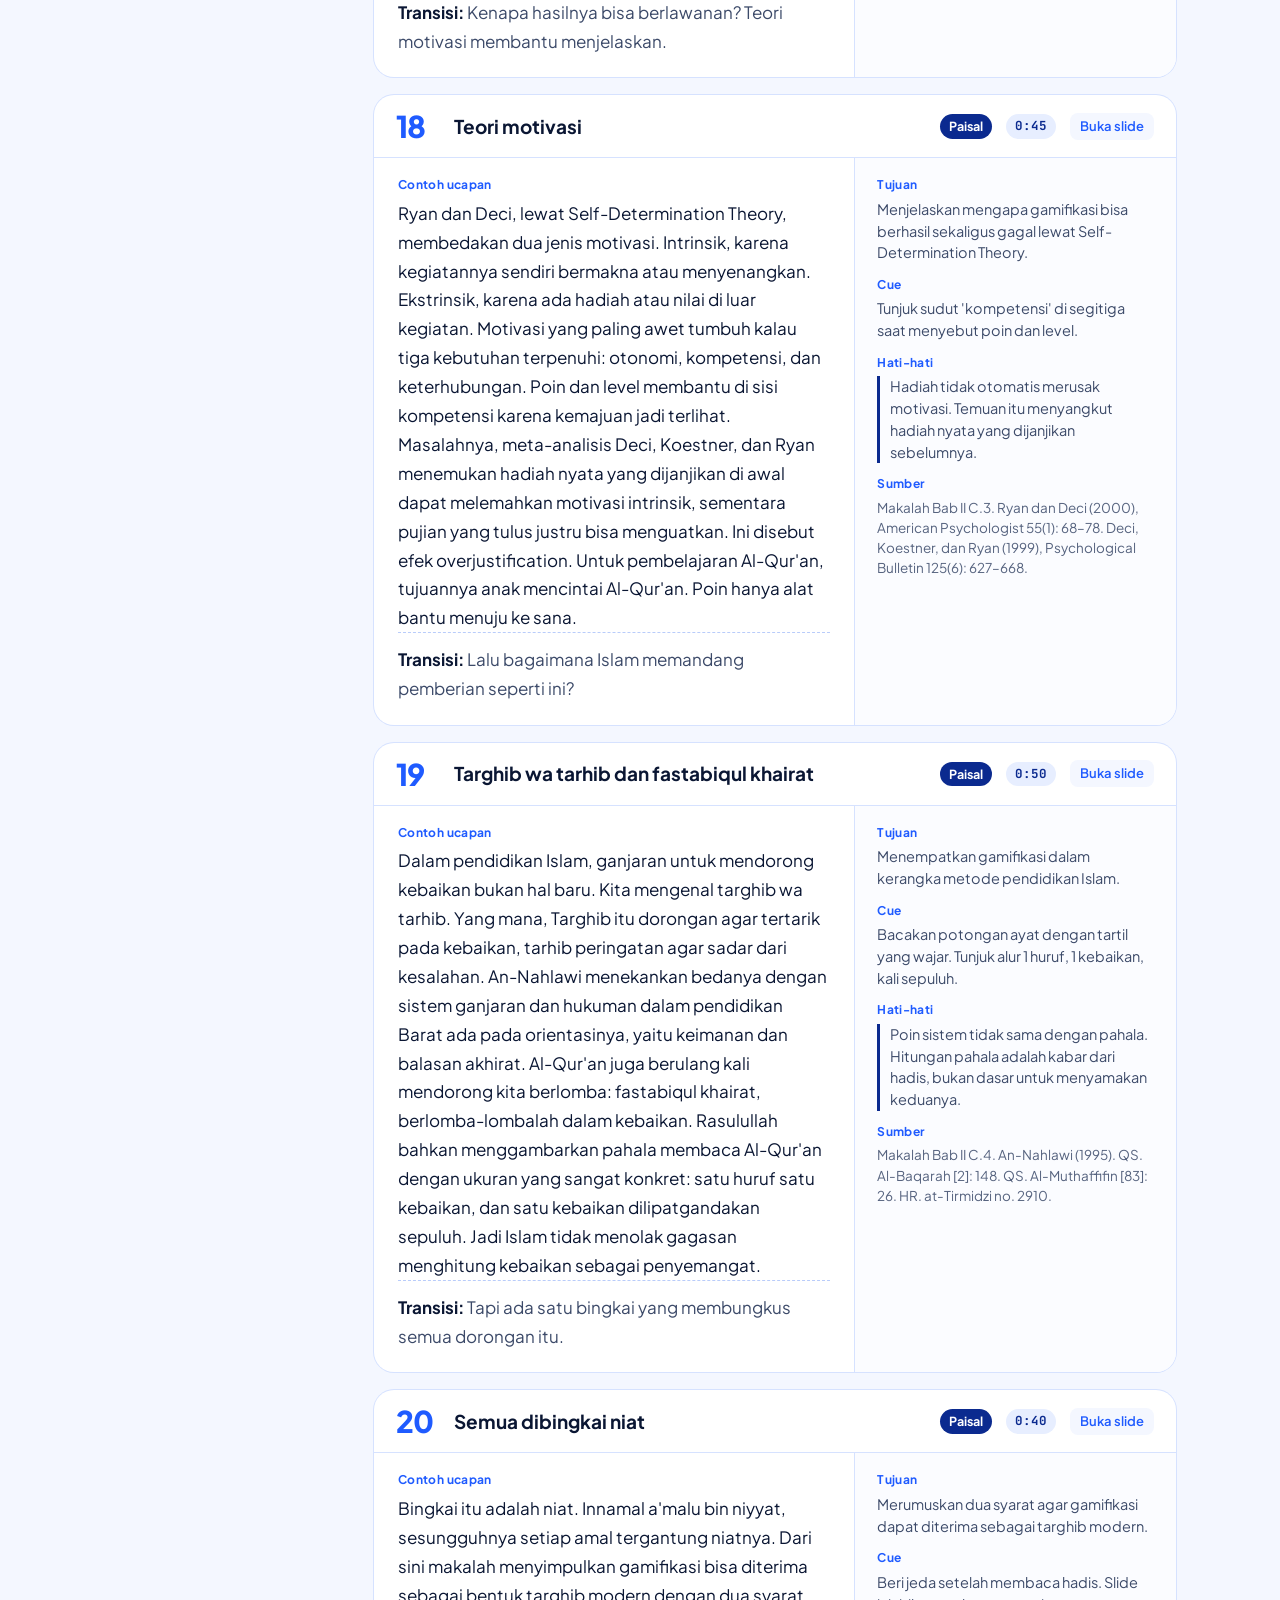
<file: panduan.html>
<!doctype html>
<html lang="id">
<head>
<meta charset="utf-8">
<meta name="viewport" content="width=device-width, initial-scale=1">
<title>Panduan Presentasi · Ekosistem Digital</title>
<link rel="stylesheet" href="assets/css/tokens.css">
<link rel="stylesheet" href="assets/css/docs.css">
</head>
<body>

<header class="hero">
  <svg class="net" aria-hidden="true"></svg>
  <div class="in">
    <nav class="crumb"><a href="index.html">Beranda</a><a href="presentasi.html">Presentasi</a><a href="bank-qa.html">Bank Q&amp;A</a></nav>
    <p class="kick">Panduan presentasi · Literasi Digital PAI, pertemuan 3</p>
    <h1>Ekosistem Digital dan Tantangan <em>Pendidikan Islam</em></h1>
    <p class="sub">Contoh ucapan, cue, dan batas klaim untuk setiap slide. Naskahnya boleh disesuaikan dengan gaya bicara masing-masing; yang penting angka dan batas tafsirnya tetap.</p>
    <div class="meta"><span><b>Aldo Pratama Joani</b> · 2686130003</span><span><b>Paisal</b> · 2686130006</span><span>Dosen: <b>Dr. Muhamad Ali, M.Pd.I</b></span><span>Revisi 3 · Oktober 2026</span></div>
  </div>
</header>

<div class="layout">
  <aside class="toc">
    <p>ISI PANDUAN</p>
    <a href="#ringkas">Ringkasan dan pembagian</a>
    <a href="#pakai">Cara memakai file</a>
    <a href="#edit">Mengubah teks</a>
    <a href="#cek">Cek sebelum tampil</a>
    <a href="#garis">Batas klaim</a>
    <a href="#slide">Panduan per slide</a>
    <div class="sub" id="toc-slides"></div>
    <a href="#pustaka">Daftar pustaka</a>
  </aside>

  <main>
    <section class="blk" id="ringkas">
      <h2 class="h"><small>01</small>Ringkasan dan pembagian pembicara</h2>
      <p class="lede">Alurnya mengikuti bab makalah: ekosistem digital dibahas lebih dulu, lalu tantangan, lalu gamifikasi. LPQ baru masuk setelah kerangka umumnya jelas. <span id="ratio"></span></p>
      <div class="facts" id="facts"></div>
      <h3 class="chapter-h" style="margin-top:28px">Urutan pembicara</h3>
      <div class="tline" id="tline"></div>
      <div class="tlegend"><span><i style="background:var(--blue)"></i>Aldo</span><span><i style="background:var(--deep)"></i>Paisal</span><span><i style="background:var(--sky)"></i>Berdua</span></div>
      <table class="t" id="runs" style="margin-top:16px">
        <thead><tr><th>Slide</th><th>Pembicara</th><th>Isi</th><th>Durasi</th></tr></thead>
        <tbody></tbody>
      </table>
      <p class="lede" style="margin-top:14px">Durasi di atas adalah alokasi latihan, belum hasil pengukuran saat tampil. Kalau waktu mepet, slide 3, 11, 28, dan 34 paling aman dipersingkat.</p>
    </section>

    <section class="blk" id="pakai">
      <h2 class="h"><small>02</small>Cara memakai file</h2>
      <p class="lede">Semua file berjalan tanpa internet. Font dan pustaka animasi sudah ada di folder <code>assets</code>, jadi folder <b>Revisi 3 HTML</b> cukup disalin utuh ke flashdisk atau laptop yang dipakai.</p>
      <div class="grid2">
        <div class="panel">
          <h3 class="chapter-h" style="margin-top:0">Tombol di presentasi</h3>
          <div class="keys">
            <div><kbd>→</kbd><kbd>Spasi</kbd><span>lanjut</span></div>
            <div><kbd>←</kbd><span>kembali</span></div>
            <div><kbd>F</kbd><span>layar penuh</span></div>
            <div><kbd>P</kbd><span>buka presenter view</span></div>
            <div><kbd>O</kbd><span>lihat semua slide</span></div>
            <div><kbd>B</kbd><kbd>.</kbd><span>layar hitam</span></div>
            <div><kbd>12</kbd><kbd>Enter</kbd><span>lompat ke slide 12</span></div>
            <div><kbd>M</kbd><span>animasi nyala/mati</span></div>
            <div><kbd>Home</kbd><kbd>End</kbd><span>slide pertama/terakhir</span></div>
            <div><kbd>H</kbd><span>tampilkan bantuan</span></div>
          </div>
          <p class="lede" style="margin:14px 0 0;font-size:15px">Clicker presentasi biasa (PageUp/PageDown) langsung bisa dipakai. Beberapa slide punya langkah klik: slide 12, 22, 26, 29, dan 30.</p>
        </div>
        <div class="panel">
          <h3 class="chapter-h" style="margin-top:0">Memakai dua layar</h3>
          <ul class="check">
            <li>Buka <b>presentasi.html</b> di Chrome atau Edge.</li>
            <li>Tekan <kbd>P</kbd>. Jendela presenter terbuka; izinkan pop-up bila browser bertanya.</li>
            <li>Atur tampilan Windows ke <b>Extend</b> (<kbd>Win</kbd>+<kbd>P</kbd>). Seret jendela presentasi ke proyektor, lalu tekan <kbd>F</kbd>.</li>
            <li>Jendela presenter tetap di laptop: berisi naskah, cue, slide berikutnya, dan timer.</li>
            <li>Navigasi bisa dari jendela mana saja. Keduanya selalu sinkron.</li>
          </ul>
        </div>
      </div>
    </section>

    <section class="blk" id="edit">
      <h2 class="h"><small>02b</small>Mengubah teks seperti di PowerPoint</h2>
      <p class="lede">Teks slide dan catatan pembicara bisa diubah langsung dari presentasi, tanpa membuka kode.</p>
      <div class="grid2">
        <div class="panel">
          <h3 class="chapter-h" style="margin-top:0">Langkahnya</h3>
          <ul class="check">
            <li>Buka <b>presentasi.html</b>, lalu tekan <kbd>E</kbd> atau klik tombol <b>Edit teks</b> di pojok kiri bawah.</li>
            <li>Klik teks mana pun di slide, lalu ketik. Teks di dalam grafik (label, angka) juga bisa diklik.</li>
            <li>Pindah slide dengan tombol ‹ › di toolbar atau <kbd>PageUp</kbd>/<kbd>PageDown</kbd>.</li>
            <li>Naskah, cue, transisi, pembicara, dan durasi diubah di panel <b>Catatan pembicara</b> di bawah slide.</li>
            <li>Klik <b>Simpan ke file</b> atau tekan <kbd>Ctrl</kbd>+<kbd>S</kbd>. Pertama kali, pilih folder <b>Revisi 3 HTML</b> dan izinkan browser menyimpan.</li>
            <li>Tekan <kbd>Esc</kbd> atau <b>Selesai</b> untuk kembali ke mode presentasi.</li>
          </ul>
        </div>
        <div class="panel">
          <h3 class="chapter-h" style="margin-top:0">Yang perlu diketahui</h3>
          <ul class="check">
            <li>Perubahan tersimpan di <code>assets/js/edits.js</code>. File asli tidak ditimpa, dan versi sebelumnya disimpan sebagai <code>edits.prev.js</code>.</li>
            <li>Sebelum disimpan ke file, perubahan aman sebagai draf di browser itu. Draf tidak ikut kalau folder disalin ke laptop lain, jadi simpan ke file dulu.</li>
            <li>Tombol <b>B</b> untuk tebal, <b>Biru</b> untuk mewarnai kata seperti sorotan di judul, dan <b>Kembalikan slide ini</b> untuk membatalkan semua perubahan di slide tersebut.</li>
            <li>Angka yang beranimasi ikut menyesuaikan angka yang diketik. Tinggi batang grafik tidak ikut berubah; untuk itu datanya perlu diubah di kode.</li>
            <li>Naskah yang diubah langsung muncul di presenter view dan panduan ini.</li>
            <li>Simpan langsung ke folder berjalan di Chrome dan Edge. Di browser lain, file <code>edits.js</code> diunduh dan perlu dipindahkan manual ke <code>assets/js</code>.</li>
          </ul>
        </div>
      </div>
    </section>

    <section class="blk" id="cek">
      <h2 class="h"><small>03</small>Cek sebelum tampil</h2>
      <div class="grid2">
        <div class="panel">
          <h3 class="chapter-h" style="margin-top:0">Sehari sebelumnya</h3>
          <ul class="check">
            <li>Latihan penuh sekali dengan timer presenter. Catat slide yang molor.</li>
            <li>Latihan bagian pergantian pembicara: 5→6, 11→12, 15→16, 20→21, 28→29, 31→32.</li>
            <li>Baca bank Q&amp;A bagian masing-masing. Bagian D paling sering ditanya.</li>
            <li>Salin folder Revisi 3 HTML utuh ke flashdisk dan coba buka dari sana.</li>
          </ul>
        </div>
        <div class="panel">
          <h3 class="chapter-h" style="margin-top:0">Sepuluh menit sebelum mulai</h3>
          <ul class="check">
            <li>Buka presentasi di laptop kelas. Pastikan judul memakai huruf tebal yang rapat; kalau terlihat seperti font Windows biasa, folder <code>assets</code> mungkin tidak ikut tersalin.</li>
            <li>Uji clicker: maju, mundur, dan layar hitam.</li>
            <li>Kalau animasi terasa patah-patah di proyektor, tekan <kbd>M</kbd> untuk mematikannya.</li>
            <li>Kembali ke slide 1 dengan <kbd>Home</kbd>, lalu tekan Ulang pada timer presenter.</li>
          </ul>
        </div>
      </div>
    </section>

    <section class="blk" id="garis">
      <h2 class="h"><small>04</small>Batas klaim yang dijaga</h2>
      <p class="lede">Bagian ini yang paling sering membuat presentasi kasus "kebablasan". Kalau ragu, pakai rumusan di sini.</p>
      <div class="redlines">
        <div><b>Poin bukan pahala</b><span>Poin adalah catatan sistem. Hadis tentang sepuluh kebaikan dipakai sebagai pengingat, bukan dasar menyamakan keduanya.</span></div>
        <div><b>Tier bukan jilid</b><span>Tier menunjukkan akumulasi poin. Kualitas bacaan dinilai guru; kenaikan jilid lewat ujian.</span></div>
        <div><b>Data deskriptif, bukan sebab-akibat</b><span>Keterlambatan turun bersamaan dengan aturan baru. Itu belum membuktikan aturannya penyebab.</span></div>
        <div><b>Catatan, bukan santri</b><span>41,7% adalah persentase catatan kehadiran. Persentase santri yang pernah terlambat dihitung terpisah.</span></div>
        <div><b>186 dan 183</b><span>186 santri aktif termasuk 2 dewasa. Grafik tier memakai santri anak saja, tanpa 1 akun dummy uji coba: 183.</span></div>
        <div><b>September sampai tanggal 26</b><span>Semua data lembaga diambil 26 September 2026, bukan kondisi hari presentasi.</span></div>
        <div><b>Aturan poin bukan algoritma rekomendasi</b><span>"Algoritma" di LPQ berarti aturan hitung poin, tier, dan urutan leaderboard. Rekap data LPQ juga tidak disebut big data.</span></div>
        <div><b>Usulan tetap usulan</b><span>Strategi TOWS, persetujuan wali, dan kebijakan masa simpan data adalah saran, belum kondisi yang berjalan.</span></div>
      </div>
    </section>

    <section class="blk" id="slide">
      <h2 class="h"><small>05</small>Panduan per slide</h2>
      <p class="lede">Kolom kiri berisi contoh ucapan. Tidak perlu dihafal kata per kata: pahami alurnya, pegang angkanya, lalu sampaikan dengan bahasa sendiri. Kolom kanan berisi tujuan, cue gerak, dan hal yang perlu dihindari.</p>
      <div id="guide-slides"></div>
    </section>

    <section class="blk" id="pustaka">
      <h2 class="h"><small>06</small>Daftar pustaka</h2>
      <p class="lede">Sesuai daftar pustaka makalah. Sumber pendukung presentasi dicantumkan terpisah di bagian akhir.</p>
      <div class="panel">
        <p class="refs-h">Buku dan dokumen resmi</p>
        <ol class="refs">
          <li>an-Nahlawi, Abdurrahman. <i>Pendidikan Islam di Rumah, Sekolah, dan Masyarakat.</i> Terj. Shihabuddin. Jakarta: Gema Insani Press, 1995.</li>
          <li>Badan Pusat Statistik. <i>Profil Anak Usia Dini 2024.</i> Jakarta: BPS, 2024.</li>
          <li>Belshaw, Douglas A. J. <i>The Essential Elements of Digital Literacies.</i> Independent Publisher, 2014.</li>
          <li>Kementerian Agama RI. <i>Al-Qur'an dan Terjemahannya.</i> Jakarta: Lajnah Pentashihan Mushaf Al-Qur'an, 2019.</li>
          <li>Kementerian Komunikasi dan Informatika RI. <i>Modul Literasi Digital: Kecakapan Digital, Budaya Digital, Etika Digital, dan Keamanan Digital.</i> Jakarta: Kominfo dan Siberkreasi, 2021.</li>
          <li>Nata, Abuddin. <i>Pendidikan Islam di Era Digital: Tantangan dan Peluang.</i> Jakarta: Kencana, 2020.</li>
          <li>Rangkuti, Freddy. <i>Analisis SWOT: Teknik Membedah Kasus Bisnis.</i> Jakarta: Gramedia Pustaka Utama, 2006.</li>
          <li>UNESCO. <i>Global Education Monitoring Report 2023: Technology in Education: A Tool on Whose Terms?</i> Paris: UNESCO, 2023.</li>
          <li>Werbach, Kevin, dan Dan Hunter. <i>For the Win: How Game Thinking Can Revolutionize Your Business.</i> Philadelphia: Wharton Digital Press, 2012.</li>
        </ol>
        <p class="refs-h">Kitab hadis</p>
        <ol class="refs">
          <li>al-Bukhari, Muhammad bin Isma'il. <i>Shahih al-Bukhari.</i> Kitab Bad' al-Wahy, no. 1.</li>
          <li>at-Tirmidzi, Muhammad bin 'Isa. <i>Sunan at-Tirmidzi.</i> Kitab Fadha'il al-Qur'an, no. 2910.</li>
        </ol>
        <p class="refs-h">Artikel jurnal dan prosiding</p>
        <ol class="refs">
          <li>Ababil, A. M. S., Z. Abidin, Saifuddin, dan A. Fawait. "Penerapan Gamifikasi dalam Pembelajaran Pendidikan Islam untuk Meningkatkan Motivasi dan Hasil Belajar Siswa." <i>Indonesian Journal on Education</i> 1, no. 4 (2025): 316–322. doi:10.70437/ijoed.v1i4.72</li>
          <li>Al-Aqsha, A. Q., D. A. Saputri, dan I. Makruf. "Fragmentasi Otoritas Keagamaan dalam Konten Media Digital: Tantangan Epistemologis bagi Pembelajaran PAI." <i>Mozaic: Islamic Studies Journal</i> 5, no. 1 (2026). doi:10.35719/mozaic.v5i01.2616</li>
          <li>Deci, Edward L., Richard Koestner, dan Richard M. Ryan. "A Meta-Analytic Review of Experiments Examining the Effects of Extrinsic Rewards on Intrinsic Motivation." <i>Psychological Bulletin</i> 125, no. 6 (1999): 627–668.</li>
          <li>Deterding, Sebastian, Dan Dixon, Rilla Khaled, dan Lennart Nacke. "From Game Design Elements to Gamefulness: Defining 'Gamification'." <i>Proceedings of the 15th International Academic MindTrek Conference,</i> 9–15. New York: ACM, 2011.</li>
          <li>Hanus, Michael D., dan Jesse Fox. "Assessing the Effects of Gamification in the Classroom." <i>Computers &amp; Education</i> 80 (2015): 152–161.</li>
          <li>Ma'rufin. "Pesantren, Pondok Modern, Metode Targhib dan Tarhib (Reward dan Punishment dalam Pendidikan Islam)." <i>Risâlah</i> 2, no. 1 (2015): 67–77. doi:10.31943/jurnal_risalah.v2i1.13</li>
          <li>Marsinah dan Nurhasanah. "Dampak Penggunaan Gadget terhadap Perubahan Minat Membaca Al-Qur'an di Desa Kawuwu Bima." <i>JEMARI</i> 1, no. 1 (2023): 1–11. doi:10.47625/jemari.v1i1.474</li>
          <li>Moore, James F. "Predators and Prey: A New Ecology of Competition." <i>Harvard Business Review</i> 71, no. 3 (1993): 75–86.</li>
          <li>Rifdillah, M., Wahyuddin, A. Muhtarom, P. Mulyosaputro, dan V. Vitisia. "Pendidikan Islam, New Media dan Pergeseran Otoritas Keagamaan." <i>Kaganga</i> 7, no. 1 (2024). doi:10.31539/kaganga.v7i1.8892</li>
          <li>Ryan, Richard M., dan Edward L. Deci. "Self-Determination Theory and the Facilitation of Intrinsic Motivation, Social Development, and Well-Being." <i>American Psychologist</i> 55, no. 1 (2000): 68–78.</li>
          <li>Saharani, L., dan A. D. Ningsih. "Implementasi Penggunaan Media Pembelajaran Berbasis Gamifikasi pada Pembelajaran Tahfidz di MTsS Al-Washliyah Medan Krio." <i>EDU SOCIETY</i> 5, no. 1 (2025): 287–295. doi:10.56832/edu.v5i1.785</li>
          <li>Sailer, Michael, dan Lisa Homner. "The Gamification of Learning: A Meta-analysis." <i>Educational Psychology Review</i> 32 (2020): 77–112. doi:10.1007/s10648-019-09498-w</li>
          <li>Setiadi, F. M., S. Maryati, dan A. S. Mubharokh. "Analisis Dampak Penggunaan Gadget terhadap Perkembangan Psikologis dan Keagamaan Anak Usia Dini (TK dan SD) dalam Perspektif Pendidikan Agama Islam." <i>Muaddib</i> 7, no. 1 (2024): 1–11. doi:10.19109/muaddib.v7i1.24432</li>
          <li>Weihrich, Heinz. "The TOWS Matrix: A Tool for Situational Analysis." <i>Long Range Planning</i> 15, no. 2 (1982): 54–66.</li>
        </ol>
        <p class="refs-h">Peraturan perundang-undangan</p>
        <ol class="refs">
          <li>Peraturan Pemerintah Republik Indonesia Nomor 17 Tahun 2025 tentang Tata Kelola Penyelenggaraan Sistem Elektronik dalam Pelindungan Anak.</li>
          <li>Undang-Undang Republik Indonesia Nomor 27 Tahun 2022 tentang Pelindungan Data Pribadi.</li>
        </ol>
        <p class="refs-h">Sumber online dan data lembaga</p>
        <ol class="refs">
          <li>"6% Anak di Bawah Usia 1 Tahun Sudah Gunakan HP." GoodStats Data. https://data.goodstats.id/statistic/6-anak-di-bawah-usia-1-tahun-sudah-gunakan-hp-Jan9u</li>
          <li>"APJII Catat Tingkat Penetrasi Internet Indonesia Capai 80,66 Persen." ANTARA News, 6 Agustus 2025. https://www.antaranews.com/berita/5019229/</li>
          <li>LPQ Al-Fath Maulana. Basis Data Sistem Informasi LPQ Al-Fath Maulana (lpqalfathmaulana.id). Data agregat Juli–September 2026. Diakses 26 September 2026.</li>
          <li>LPQ Al-Fath Maulana. Repositori kode sumber "LPQ-Al-Fath-Maulana." GitHub. https://github.com/aldokeita/LPQ-Al-Fath-Maulana</li>
        </ol>
        <p class="refs-h">Pendukung presentasi (di luar daftar pustaka makalah)</p>
        <ol class="refs">
          <li>Internet Society. <i>The Internet of Things: An Overview.</i> 2015. https://www.internetsociety.org/resources/doc/2015/iot-overview/ (model konektivitas lewat gateway, slide 6).</li>
          <li>YouTube Help. "How YouTube recommendations work." https://support.google.com/youtube/answer/16089387 (contoh sinyal rekomendasi, slide 8).</li>
          <li>IBM. "What is big data?" https://www.ibm.com/think/topics/big-data (pengertian pendukung, slide 9).</li>
        </ol>
      </div>
    </section>
  </main>
</div>

<footer class="f">Panduan ini dibuat dari data yang sama dengan presentasi (<code>assets/js/deck-data.js</code>), jadi naskah dan nomor slide selalu cocok. Untuk dicetak, gunakan Ctrl+P lalu pilih "Simpan sebagai PDF".</footer>

<script src="assets/js/deck-data.js"></script>
<script src="assets/js/edits.js"></script>
<script src="assets/js/docs.js"></script>
</body>
</html>
</file>
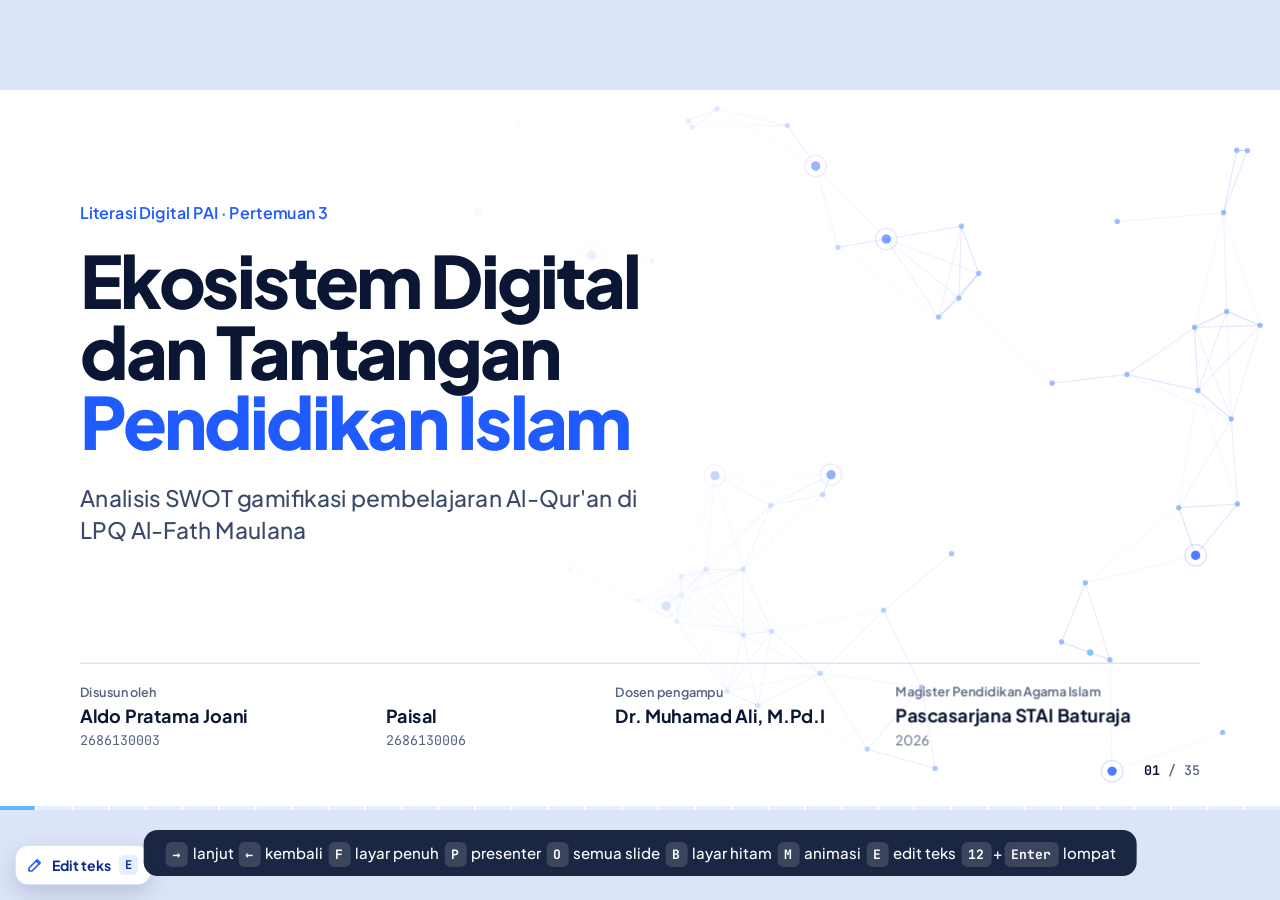
<file: presentasi.html>
<!doctype html>
<html lang="id">
<head>
<meta charset="utf-8">
<meta name="viewport" content="width=device-width, initial-scale=1">
<title>Ekosistem Digital dan Tantangan Pendidikan Islam</title>
<link rel="stylesheet" href="assets/css/tokens.css">
<link rel="stylesheet" href="assets/css/deck.css">
<link rel="stylesheet" href="assets/css/slides.css">
<link rel="stylesheet" href="assets/css/editor.css">
</head>
<body>

<!-- Ikon garis (dipakai lewat <use>) -->
<svg width="0" height="0" style="position:absolute" aria-hidden="true">
  <defs>
    <symbol id="i-phone" viewBox="0 0 24 24"><rect x="6" y="2" width="12" height="20" rx="2.5"/><path d="M10.5 18.5h3"/></symbol>
    <symbol id="i-tv" viewBox="0 0 24 24"><rect x="2.5" y="4" width="19" height="13" rx="2"/><path d="M8 21h8M12 17v4"/></symbol>
    <symbol id="i-scan" viewBox="0 0 24 24"><rect x="5" y="3" width="14" height="18" rx="2.5"/><path d="M9 8.5a4 4 0 0 1 6 0M10.5 11a2 2 0 0 1 3 0"/><circle cx="12" cy="13.6" r=".6"/><path d="M9 18h6"/></symbol>
    <symbol id="i-card" viewBox="0 0 24 24"><rect x="2.5" y="5" width="19" height="14" rx="2.5"/><path d="M6 15h5M15.5 9.5a2.5 2.5 0 0 1 0 5M17.5 8a5 5 0 0 1 0 8"/></symbol>
    <symbol id="i-cloud" viewBox="0 0 24 24"><path d="M7 18h10.5a4 4 0 0 0 .6-7.95A6 6 0 0 0 6.6 9.2 4.5 4.5 0 0 0 7 18z"/></symbol>
    <symbol id="i-user" viewBox="0 0 24 24"><circle cx="12" cy="8" r="4"/><path d="M4 21a8 8 0 0 1 16 0"/></symbol>
    <symbol id="i-users" viewBox="0 0 24 24"><circle cx="9" cy="8" r="3.5"/><path d="M2.5 20a6.5 6.5 0 0 1 13 0"/><path d="M16 4.6a3.5 3.5 0 0 1 0 6.8M18 14.2a6.5 6.5 0 0 1 3.5 5.8"/></symbol>
    <symbol id="i-play" viewBox="0 0 24 24"><rect x="2.5" y="4.5" width="19" height="15" rx="3"/><path d="M10 9v6l5-3z"/></symbol>
    <symbol id="i-algo" viewBox="0 0 24 24"><path d="M4 6h10M18 6h2M4 12h4M12 12h8M4 18h12M20 18h0"/><circle cx="16" cy="6" r="2"/><circle cx="10" cy="12" r="2"/><circle cx="18" cy="18" r="2"/></symbol>
    <symbol id="i-db" viewBox="0 0 24 24"><ellipse cx="12" cy="5.5" rx="8" ry="3"/><path d="M4 5.5v13c0 1.7 3.6 3 8 3s8-1.3 8-3v-13M4 12c0 1.7 3.6 3 8 3s8-1.3 8-3"/></symbol>
    <symbol id="i-globe" viewBox="0 0 24 24"><circle cx="12" cy="12" r="9"/><path d="M3 12h18M12 3a14 14 0 0 1 0 18M12 3a14 14 0 0 0 0 18"/></symbol>
    <symbol id="i-shield" viewBox="0 0 24 24"><path d="M12 2.5 4.5 5.5v6c0 4.6 3.2 8.6 7.5 10 4.3-1.4 7.5-5.4 7.5-10v-6z"/><path d="m9 12 2 2 4-4"/></symbol>
    <symbol id="i-eye" viewBox="0 0 24 24"><path d="M2 12s3.6-7 10-7 10 7 10 7-3.6 7-10 7S2 12 2 12z"/><circle cx="12" cy="12" r="3"/></symbol>
    <symbol id="i-book" viewBox="0 0 24 24"><path d="M12 6.5C10 5 7 4.5 3.5 4.5v14c3.5 0 6.5.5 8.5 2 2-1.5 5-2 8.5-2v-14C17 4.5 14 5 12 6.5zM12 6.5v14"/></symbol>
    <symbol id="i-heart" viewBox="0 0 24 24"><path d="M12 20s-7.5-4.6-7.5-10.2A4.3 4.3 0 0 1 12 7a4.3 4.3 0 0 1 7.5 2.8C19.5 15.4 12 20 12 20z"/></symbol>
    <symbol id="i-clock" viewBox="0 0 24 24"><circle cx="12" cy="12" r="9"/><path d="M12 7v5l3.5 2"/></symbol>
    <symbol id="i-star" viewBox="0 0 24 24"><path d="m12 3 2.7 5.6 6.1.9-4.4 4.3 1 6.1L12 17l-5.4 2.9 1-6.1-4.4-4.3 6.1-.9z"/></symbol>
    <symbol id="i-badge" viewBox="0 0 24 24"><circle cx="12" cy="9" r="6"/><path d="m8.5 14 -1.5 7.5 5-2.5 5 2.5-1.5-7.5"/><path d="m10 9 1.5 1.5L14.5 7.5"/></symbol>
    <symbol id="i-rank" viewBox="0 0 24 24"><path d="M3 20h18M5 20v-6h4v6M10 20V9h4v11M15 20v-8h4v8"/></symbol>
    <symbol id="i-dice" viewBox="0 0 24 24"><rect x="3.5" y="3.5" width="17" height="17" rx="3.5"/><circle cx="8.5" cy="8.5" r="1.2"/><circle cx="15.5" cy="15.5" r="1.2"/><circle cx="12" cy="12" r="1.2"/><circle cx="15.5" cy="8.5" r="1.2"/><circle cx="8.5" cy="15.5" r="1.2"/></symbol>
    <symbol id="i-wheel" viewBox="0 0 24 24"><circle cx="12" cy="12" r="9"/><path d="M12 3v18M3 12h18M5.6 5.6l12.8 12.8M18.4 5.6 5.6 18.4"/><circle cx="12" cy="12" r="2"/></symbol>
    <symbol id="i-gift" viewBox="0 0 24 24"><rect x="3.5" y="8.5" width="17" height="4" rx="1"/><path d="M5 12.5v8h14v-8M12 8.5v12M12 8.5S10.5 4 8 4.5 7 8.5 12 8.5zM12 8.5s1.5-4.5 4-4 1 4-4 4z"/></symbol>
    <symbol id="i-scale" viewBox="0 0 24 24"><path d="M12 3v18M7 21h10M4 7h16M4 7l-2.5 6a3 3 0 0 0 5 0zM20 7l-2.5 6a3 3 0 0 0 5 0z"/></symbol>
    <symbol id="i-chat" viewBox="0 0 24 24"><path d="M4 5h16v11H9l-5 4z"/></symbol>
    <symbol id="i-check" viewBox="0 0 24 24"><path d="m4.5 12.5 5 5 10-11"/></symbol>
    <symbol id="i-leaf" viewBox="0 0 24 24"><path d="M5 19c0-8 5-13 15-14-1 10-6 15-14 15M5 19l7-7"/></symbol>
    <symbol id="i-brief" viewBox="0 0 24 24"><rect x="3" y="7" width="18" height="13" rx="2"/><path d="M9 7V5h6v2M3 12.5h18"/></symbol>
    <symbol id="i-net" viewBox="0 0 24 24"><circle cx="12" cy="5" r="2.5"/><circle cx="5" cy="18" r="2.5"/><circle cx="19" cy="18" r="2.5"/><path d="M10.8 7.2 6.2 15.8M13.2 7.2l4.6 8.6M7.5 18h9"/></symbol>
    <symbol id="i-hand" viewBox="0 0 24 24"><path d="M8 13V5.5a1.5 1.5 0 0 1 3 0V11M11 10V4a1.5 1.5 0 0 1 3 0v6M14 10V5.5a1.5 1.5 0 0 1 3 0V13c0 4.5-2.5 8-6.5 8-3 0-4.5-1.5-6-4l-2-3.5a1.5 1.5 0 0 1 2.6-1.5L8 13"/></symbol>
    <symbol id="i-lock" viewBox="0 0 24 24"><rect x="4.5" y="10.5" width="15" height="10" rx="2"/><path d="M8 10.5V7a4 4 0 0 1 8 0v3.5"/></symbol>
    <symbol id="i-flag" viewBox="0 0 24 24"><path d="M5 21V4M5 4h11l-2 4 2 4H5"/></symbol>
    <symbol id="i-search" viewBox="0 0 24 24"><circle cx="11" cy="11" r="6.5"/><path d="m16 16 4.5 4.5"/></symbol>
    <symbol id="i-tap" viewBox="0 0 24 24"><path d="M9 9a3 3 0 1 1 6 0M6 9a6 6 0 1 1 12 0"/><path d="M12 9v7"/></symbol>
  </defs>
</svg>

<div id="viewport">
<div id="stage">

<!-- ============ 00 PEMBUKA ============ -->

<section class="slide" data-id="s01" data-chrome="cover">
  <canvas class="cover-net" width="1920" height="1080"></canvas>
  <div class="cover-fade"></div>
  <div class="cover-text">
    <p class="kicker" data-a="up">Literasi Digital PAI · Pertemuan 3</p>
    <h1 class="display" data-a="words">Ekosistem Digital dan Tantangan <em>Pendidikan Islam</em></h1>
    <p class="lead cover-sub" data-a="up">Analisis SWOT gamifikasi pembelajaran Al-Qur'an di LPQ Al-Fath Maulana</p>
  </div>
  <div class="cover-meta" data-a="stagger" data-st="0.07">
    <div><span class="mk">Disusun oleh</span><b>Aldo Pratama Joani</b><span class="mono">2686130003</span></div>
    <div><span class="mk">&nbsp;</span><b>Paisal</b><span class="mono">2686130006</span></div>
    <div><span class="mk">Dosen pengampu</span><b>Dr. Muhamad Ali, M.Pd.I</b><span>&nbsp;</span></div>
    <div><span class="mk">Magister Pendidikan Agama Islam</span><b>Pascasarjana STAI Baturaja</b><span>2026</span></div>
  </div>
</section>

<section class="slide" data-id="s02">
  <h1 class="h1 s02-title" data-a="words">Banyak santri kenal <em>layar HP</em> sebelum kenal huruf hijaiah</h1>
  <div class="s02-stats">
    <div class="stat">
      <div class="v"><span data-a="count" data-to="80.66" data-dec="2">80,66</span><small>%</small></div>
      <p class="k">penetrasi internet nasional</p>
    </div>
    <div class="stat hot">
      <div class="v"><span data-a="count" data-to="79.73" data-dec="2">79,73</span><small>%</small></div>
      <p class="k">pada Generasi Alfa, anak <b>di bawah 12 tahun</b></p>
    </div>
    <p class="note" data-a="fade">Survei APJII 2025</p>
  </div>
  <div class="s02-chart">
    <p class="label" data-a="up">Anak usia dini yang sudah memakai gadget <span class="muted">(BPS 2024)</span></p>
    <svg viewBox="0 0 860 470" class="dumbbell">
      <g class="axis" data-a="fade">
        <line x1="40" y1="400" x2="820" y2="400"/>
        <line x1="40" y1="392" x2="40" y2="408"/><text x="40" y="442">0</text>
        <line x1="235" y1="392" x2="235" y2="408"/><text x="235" y="442">25</text>
        <line x1="430" y1="392" x2="430" y2="408"/><text x="430" y="442">50</text>
        <line x1="625" y1="392" x2="625" y2="408"/><text x="625" y="442">75</text>
        <line x1="820" y1="392" x2="820" y2="408"/><text x="820" y="442">100%</text>
      </g>
      <!-- skala: 0..100% dipetakan ke x 40..820 (7,8 px per persen) -->
      <text class="rl" x="40" y="58" data-a="fade">Memakai HP</text>
      <line class="db-link" x1="349.7" y1="118" x2="494.4" y2="118" data-a="draw" data-dur="0.9"/>
      <circle class="db-a" cx="349.7" cy="118" r="17" data-a="pop"/>
      <circle class="db-b" cx="494.4" cy="118" r="17" data-a="pop"/>
      <text class="vl a" x="349.7" y="172" data-a="fade">39,71</text>
      <text class="vl b" x="494.4" y="172" data-a="fade">58,25</text>
      <text class="rl" x="40" y="250" data-a="fade">Mengakses internet</text>
      <line class="db-link" x1="317.4" y1="306" x2="439.3" y2="306" data-a="draw" data-dur="0.9"/>
      <circle class="db-a" cx="317.4" cy="306" r="17" data-a="pop"/>
      <circle class="db-b" cx="439.3" cy="306" r="17" data-a="pop"/>
      <text class="vl a" x="317.4" y="360" data-a="fade">35,57</text>
      <text class="vl b" x="439.3" y="360" data-a="fade">51,19</text>
    </svg>
    <div class="legend" data-a="up">
      <span><i class="lg-a"></i>Seluruh anak usia dini</span>
      <span><i class="lg-b"></i>Anak usia 5–6 tahun</span>
    </div>
  </div>
  <p class="src">APJII, Profil Internet Indonesia 2025 (ANTARA News, 6/8/2025) · BPS, Profil Anak Usia Dini 2024 · makalah Bab I A</p>
</section>

<section class="slide" data-id="s03">
  <p class="kicker" data-a="up">Rumusan masalah</p>
  <h1 class="h1" data-a="words">Empat pertanyaan yang kami jawab</h1>
  <div class="s03-route">
    <svg viewBox="0 0 1680 120" class="route-line">
      <path class="rl-base" d="M40 60 H1660"/>
      <path class="rl-on" d="M40 60 H1660" data-a="draw" data-dur="1.6"/>
      <g data-a="pops" data-st="0.25">
        <circle cx="40" cy="60" r="22"/><circle cx="480" cy="60" r="22"/><circle cx="920" cy="60" r="22"/><circle cx="1360" cy="60" r="22"/>
      </g>
    </svg>
    <ol class="s03-q" data-a="stagger" data-st="0.2">
      <li><span class="qn mono">01</span><p>Apa itu ekosistem digital dan apa saja komponennya?</p><span class="qt">Bab II A · slide 4–11</span></li>
      <li><span class="qn mono">02</span><p>Tantangan apa yang muncul bagi pendidikan Islam, khususnya pembelajaran Al-Qur'an anak?</p><span class="qt">Bab II B · slide 12–15</span></li>
      <li><span class="qn mono">03</span><p>Bagaimana gamifikasi dilihat dari teori pendidikan dan ajaran Islam?</p><span class="qt">Bab II C · slide 16–20</span></li>
      <li><span class="qn mono">04</span><p>Bagaimana penerapannya di LPQ Al-Fath Maulana, dan apa hasil analisis SWOT-nya?</p><span class="qt">Bab II D–G · slide 21–31</span></li>
    </ol>
  </div>
  <p class="src">Makalah Bab I B, Rumusan Masalah</p>
</section>

<!-- ============ 01 EKOSISTEM DIGITAL ============ -->

<section class="slide split" data-id="s04" data-tr="curtain">
  <div class="panel">
    <svg class="net" data-w="640" data-h="1080" data-nodes="20" data-seed="11" data-tone="deep" data-a="net"></svg>
    <p class="kicker" data-a="up">Bagian satu</p>
    <h2 class="pname" data-a="words">Ekosistem digital</h2>
    <p class="psub" data-a="up">Pengertian, komponen, dan cara kerjanya</p>
    <div class="big" data-a="up">01</div>
  </div>
  <h1 class="h1" data-a="words">Dari biologi ke dunia digital</h1>
  <div class="s04-steps">
    <span class="rail" data-a="grow-down" data-dur="1.4"></span>
    <div class="st" data-a="left"><span class="dot"><svg class="ico"><use href="#i-leaf"/></svg></span><div><p class="label">Biologi</p><p class="small">Makhluk hidup dan lingkungannya yang saling bergantung.</p></div></div>
    <div class="st" data-a="left"><span class="dot"><svg class="ico"><use href="#i-brief"/></svg></span><div><p class="label">Bisnis <span class="muted">· James F. Moore, 1993</span></p><p class="small">Jaringan pelaku usaha yang tumbuh, bersaing, dan bekerja sama.</p></div></div>
    <div class="st on" data-a="left"><span class="dot"><svg class="ico"><use href="#i-net"/></svg></span><div><p class="label">Digital</p><p class="small">Jaringan yang menghubungkan <b>manusia, perangkat, platform, data,</b> dan <b>aturan</b> di antara semuanya.</p></div></div>
  </div>
  <blockquote class="s04-quote" data-a="up">
    <p>Sebuah aplikasi tidak berdiri sendiri.</p>
    <span>Ia hidup bersama algoritma, data tentang anak, dan kebiasaan yang terbentuk setiap hari. Pendidikan Islam perlu membacanya secara utuh (Nata, 2020).</span>
  </blockquote>
  <p class="src">Makalah Bab II A.1 · Moore (1993), Harvard Business Review 71(3)</p>
</section>

<section class="slide" data-id="s05">
  <h1 class="h1 s05-title" data-a="words">Empat komponen yang <em>saling menguatkan</em></h1>
  <svg class="s05-orbit" viewBox="0 0 1100 860">
    <ellipse class="orb" cx="550" cy="430" rx="330" ry="300" data-a="draw" data-dur="1.5"/>
    <ellipse class="orb2" cx="550" cy="430" rx="190" ry="170" data-a="draw" data-dur="1.2"/>
    <g data-a="draw" data-st="0.05" class="spokes">
      <path d="M550 430 L316 218"/><path d="M550 430 L784 218"/><path d="M550 430 L316 642"/><path d="M550 430 L784 642"/>
    </g>
    <g class="core" data-a="pop">
      <circle cx="550" cy="430" r="104"/>
      <text x="550" y="420" text-anchor="middle" class="ct1">Peserta</text>
      <text x="550" y="458" text-anchor="middle" class="ct1">didik</text>
    </g>
    <g class="node" data-a="pop"><circle cx="316" cy="218" r="62"/><use href="#i-scan" x="288" y="190" width="56" height="56"/><circle class="nb" cx="366" cy="170" r="24"/><text class="nbt" x="366" y="179" text-anchor="middle">1</text></g>
    <g class="node" data-a="pop"><circle cx="784" cy="218" r="62"/><use href="#i-users" x="756" y="190" width="56" height="56"/><circle class="nb" cx="834" cy="170" r="24"/><text class="nbt" x="834" y="179" text-anchor="middle">2</text></g>
    <g class="node" data-a="pop"><circle cx="784" cy="642" r="62"/><use href="#i-algo" x="756" y="614" width="56" height="56"/><circle class="nb" cx="834" cy="594" r="24"/><text class="nbt" x="834" y="603" text-anchor="middle">3</text></g>
    <g class="node" data-a="pop"><circle cx="316" cy="642" r="62"/><use href="#i-db" x="288" y="614" width="56" height="56"/><circle class="nb" cx="366" cy="594" r="24"/><text class="nbt" x="366" y="603" text-anchor="middle">4</text></g>
  </svg>
  <ol class="s05-list nlist" data-a="stagger" data-st="0.12">
    <li><p class="label">Internet of Things</p><p class="small">Perangkat fisik yang saling terhubung dan bertukar data.</p></li>
    <li><p class="label">Platform media sosial</p><p class="small">Ruang membuat, membagikan, dan mengonsumsi konten.</p></li>
    <li><p class="label">Algoritma</p><p class="small">Aturan yang menentukan konten apa yang muncul berikutnya.</p></li>
    <li><p class="label">Big data</p><p class="small">Kumpulan jejak dari setiap aktivitas digital.</p></li>
  </ol>
  <p class="src">Makalah Bab II A.2, Anatomi Ekosistem Digital</p>
</section>

<section class="slide" data-id="s06">
  <div class="s06-text">
    <p class="kicker" data-a="up">Komponen 1</p>
    <h1 class="h1" data-a="words">Internet of Things</h1>
    <p class="lead" data-a="up">Perangkat fisik yang saling terhubung dan bertukar data.</p>
    <div class="chips" data-a="stagger"><span class="chip">Smartphone</span><span class="chip">Smart TV</span><span class="chip">Scanner kartu</span></div>
    <div class="s06-rfid" data-a="up">
      <svg class="ico"><use href="#i-card"/></svg>
      <div><p class="label">Contoh di lembaga pendidikan</p><p class="small">Absensi dengan kartu RFID: santri menempelkan kartu, kehadiran langsung tercatat.</p></div>
    </div>
    <p class="note s06-note" data-a="fade">Kartunya sendiri tidak terhubung ke internet. Scanner membaca kartu, lalu meneruskan catatannya ke sistem.</p>
  </div>
  <svg class="s06-ill" viewBox="0 0 900 820">
    <g class="wires" data-a="draw" data-st="0.12">
      <path d="M150 600 C150 470 450 470 450 380"/>
      <path d="M450 600 L450 380"/>
      <path d="M750 600 C750 470 450 470 450 380"/>
      <path d="M450 300 L450 200"/>
    </g>
    <g class="pulses">
      <path class="pulse" d="M150 600 C150 470 450 470 450 380"/>
      <path class="pulse" d="M450 600 L450 380"/>
      <path class="pulse" d="M750 600 C750 470 450 470 450 380"/>
      <path class="pulse" d="M450 300 L450 200"/>
    </g>
    <g class="cloud" data-a="pop"><rect x="330" y="80" width="240" height="130" rx="65"/><use href="#i-cloud" x="405" y="105" width="90" height="90"/></g>
    <g class="hub" data-a="pop"><circle cx="450" cy="340" r="44"/><use href="#i-net" x="424" y="314" width="52" height="52"/></g>
    <g class="dev" data-a="pop"><rect x="70" y="600" width="160" height="160" rx="36"/><use href="#i-phone" x="110" y="640" width="80" height="80"/></g>
    <g class="dev" data-a="pop"><rect x="370" y="600" width="160" height="160" rx="36"/><use href="#i-tv" x="410" y="640" width="80" height="80"/></g>
    <g class="dev on" data-a="pop"><rect x="670" y="600" width="160" height="160" rx="36"/><use href="#i-scan" x="710" y="640" width="80" height="80"/></g>
    <text x="450" y="250" class="t-sm" text-anchor="middle" data-a="fade">layanan</text>
    <text x="510" y="345" class="t-sm" data-a="fade">gateway</text>
    <text x="750" y="800" class="t-sm" text-anchor="middle" data-a="fade">scanner RFID</text>
  </svg>
  <p class="src">Makalah Bab II A.2a · model konektivitas: Internet Society (2015)</p>
</section>

<section class="slide" data-id="s07">
  <div class="s07-text">
    <p class="kicker" data-a="up">Komponen 2</p>
    <h1 class="h1" data-a="words">Platform media sosial</h1>
    <ul class="s07-verbs" data-a="stagger" data-st="0.14">
      <li>Membuat</li>
      <li>Membagikan</li>
      <li>Mengonsumsi</li>
    </ul>
    <p class="lead s07-lead" data-a="up">Di sinilah anak menghabiskan <b>sebagian besar waktu layarnya</b>.</p>
  </div>
  <div class="s07-grid" data-a="pops" data-st="0.1">
    <div class="pf"><svg class="ico"><use href="#i-play"/></svg><b>YouTube</b><span>video</span></div>
    <div class="pf alt"><svg class="ico"><use href="#i-phone"/></svg><b>TikTok</b><span>video pendek</span></div>
    <div class="pf alt"><svg class="ico"><use href="#i-eye"/></svg><b>Instagram</b><span>foto dan video</span></div>
    <div class="pf"><svg class="ico"><use href="#i-chat"/></svg><b>Grup WhatsApp</b><span>percakapan kelompok</span></div>
  </div>
  <p class="note s07-note" data-a="fade">Contoh platform dari makalah. Fitur dan aturan tiap layanan berbeda.</p>
  <p class="src">Makalah Bab II A.2b</p>
</section>

<section class="slide" data-id="s08">
  <div class="s08-feed" data-a="fade">
    <div class="feed-track">
      <div class="fc"><i></i><span></span><span class="s"></span></div>
      <div class="fc b"><i></i><span></span><span class="s"></span></div>
      <div class="fc"><i></i><span></span><span class="s"></span></div>
      <div class="fc c"><i></i><span></span><span class="s"></span></div>
      <div class="fc b"><i></i><span></span><span class="s"></span></div>
      <div class="fc"><i></i><span></span><span class="s"></span></div>
      <div class="fc"><i></i><span></span><span class="s"></span></div>
      <div class="fc b"><i></i><span></span><span class="s"></span></div>
      <div class="fc"><i></i><span></span><span class="s"></span></div>
      <div class="fc c"><i></i><span></span><span class="s"></span></div>
      <div class="fc b"><i></i><span></span><span class="s"></span></div>
      <div class="fc"><i></i><span></span><span class="s"></span></div>
    </div>
    <div class="feed-focus"><span>berikutnya</span></div>
  </div>
  <div class="s08-text">
    <p class="kicker" data-a="up">Komponen 3</p>
    <h1 class="h1" data-a="words">Algoritma menentukan apa yang <em>muncul berikutnya</em></h1>
    <p class="body" data-a="up">Aturan pemrograman yang memilih konten selanjutnya. Algoritma rekomendasi dirancang agar pengguna bertahan selama mungkin, misalnya lewat video pendek yang terus mengalir.</p>
    <div class="s08-flow">
      <ul data-a="stagger"><li>Riwayat tontonan</li><li>Pencarian</li><li>Respons pengguna</li></ul>
      <svg viewBox="0 0 120 200" class="s08-arrow"><path d="M0 30 C60 30 50 100 110 100 M0 100 H110 M0 170 C60 170 50 100 110 100" data-a="draw"/></svg>
      <div class="s08-out" data-a="pop">Konten berikutnya</div>
    </div>
    <p class="note" data-a="fade">Sinyal dan cara pemeringkatan berbeda di tiap platform.</p>
  </div>
  <p class="src">Makalah Bab II A.2c · contoh sinyal: YouTube Help, "How YouTube recommendations work"</p>
</section>

<section class="slide" data-id="s09">
  <p class="kicker" data-a="up">Komponen 4</p>
  <h1 class="h1" data-a="words">Big data: jejak dari <em>setiap aktivitas</em></h1>
  <svg class="s09-flow" viewBox="0 0 1680 600">
    <g class="evts" data-a="pops" data-st="0.03">
      <circle cx="60" cy="140" r="9"/><circle cx="130" cy="230" r="7"/><circle cx="90" cy="330" r="10"/><circle cx="170" cy="400" r="7"/><circle cx="60" cy="470" r="8"/>
      <circle cx="230" cy="170" r="8"/><circle cx="260" cy="290" r="11"/><circle cx="210" cy="510" r="8"/><circle cx="320" cy="390" r="7"/><circle cx="340" cy="220" r="8"/>
      <circle cx="120" cy="560" r="6"/><circle cx="380" cy="300" r="9"/><circle cx="300" cy="110" r="6"/><circle cx="400" cy="450" r="7"/>
    </g>
    <text x="60" y="70" class="t-md" data-a="fade">klik · tontonan · pencarian</text>
    <g class="funnel" data-a="draw"><path d="M470 120 C640 120 600 270 720 300 M470 480 C640 480 600 330 720 300 M470 300 H720"/></g>
    <g class="cyl" data-a="pop">
      <ellipse cx="860" cy="200" rx="130" ry="40"/>
      <path d="M730 200 V400 C730 422 788 440 860 440 C932 440 990 422 990 400 V200"/>
      <path class="ln" d="M730 270 C730 292 788 310 860 310 C932 310 990 292 990 270 M730 340 C730 362 788 380 860 380 C932 380 990 362 990 340"/>
    </g>
    <text x="860" y="500" class="t-md" text-anchor="middle" data-a="fade">kumpulan data sangat besar</text>
    <g class="branch" data-a="draw" data-st="0.2"><path class="b1" d="M1000 300 C1120 300 1110 170 1230 170"/><path class="b2" d="M1000 300 C1120 300 1110 430 1230 430"/></g>
    <g class="out1" data-a="right"><rect x="1240" y="110" width="430" height="120" rx="24"/><text x="1275" y="160" class="t-lg">Memantau</text><text x="1275" y="198" class="t-lg">perkembangan belajar</text></g>
    <g class="out2" data-a="right"><rect x="1240" y="370" width="430" height="120" rx="24"/><text x="1275" y="420" class="t-lg">Tujuan komersial</text><text x="1275" y="458" class="t-sm2">misalnya iklan</text></g>
  </svg>
  <div class="caveat s09-cav" data-a="up"><svg class="ico"><use href="#i-flag"/></svg><div><p class="label">Kami menjaga istilahnya</p><p class="small">Rekap data di sebuah lembaga kecil belum tentu layak disebut big data. Arah pemanfaatan bergantung pada pengelolanya.</p></div></div>
  <p class="src">Makalah Bab II A.2d · pengertian pendukung: IBM, "What is big data?"</p>
</section>

<section class="slide" data-id="s10">
  <svg class="s10-cycle" viewBox="0 0 820 820">
    <circle class="ring" cx="410" cy="410" r="290" data-a="draw" data-dur="1.6"/>
    <circle class="ring-pulse" cx="410" cy="410" r="290"/>
    <g data-a="pops" data-st="0.18" class="cnodes">
      <g><circle cx="410" cy="120" r="70"/><use href="#i-scan" x="382" y="92" width="56" height="56"/></g>
      <g><circle cx="700" cy="410" r="70"/><use href="#i-algo" x="672" y="382" width="56" height="56"/></g>
      <g><circle cx="410" cy="700" r="70"/><use href="#i-play" x="382" y="672" width="56" height="56"/></g>
      <g><circle cx="120" cy="410" r="70"/><use href="#i-user" x="92" y="382" width="56" height="56"/></g>
    </g>
    <g class="clabels" data-a="stagger" data-st="0.12">
      <text x="410" y="232" text-anchor="middle">IoT mengumpulkan data</text>
      <text x="610" y="398" text-anchor="end">Algoritma</text>
      <text x="610" y="432" text-anchor="end">mengolah data</text>
      <text x="410" y="606" text-anchor="middle">Platform menyajikan</text>
      <text x="210" y="380" text-anchor="start">Perilaku</text>
      <text x="210" y="414" text-anchor="start">pengguna</text>
      <text x="210" y="448" text-anchor="start">menambah data</text>
    </g>
  </svg>
  <div class="s10-text">
    <h1 class="h1" data-a="words">Keempatnya membentuk <em>satu siklus</em></h1>
    <p class="body" data-a="up">Siklus ini berdampak langsung pada perilaku belajar peserta didik.</p>
    <div class="s10-pairs">
      <div class="pair" data-a="up">
        <p class="from">Terbiasa video berdurasi beberapa detik</p>
        <svg viewBox="0 0 60 24" class="ar"><path d="M2 12h52m-10-9 10 9-10 9"/></svg>
        <p class="to">bisa jenuh menyimak bacaan guru <b>setengah jam</b></p>
      </div>
      <div class="pair" data-a="up">
        <p class="from">Terbiasa naik level, badge, dan skor instan</p>
        <svg viewBox="0 0 60 24" class="ar"><path d="M2 12h52m-10-9 10 9-10 9"/></svg>
        <p class="to">bisa merasa mengaji <b>lambat</b>, tanpa tanda kemajuan</p>
      </div>
    </div>
    <p class="note" data-a="fade">Makalah memakai kata "dapat": kemungkinan yang perlu diwaspadai guru, bukan kepastian untuk setiap anak.</p>
  </div>
  <p class="src">Makalah Bab II A.2</p>
</section>

<section class="slide" data-id="s11">
  <h1 class="h1 s11-title" data-a="words">Paham cara kerjanya termasuk <em>kecakapan dasar</em></h1>
  <div class="s11-left">
    <p class="label" data-a="up">Empat pilar literasi digital <span class="muted">· Kominfo, 2021</span></p>
    <div class="pillars" data-a="grow-y" data-t=".pl" data-st="0.1">
      <div class="pl"><svg class="ico"><use href="#i-hand"/></svg><b>Kecakapan digital</b></div>
      <div class="pl"><svg class="ico"><use href="#i-users"/></svg><b>Budaya digital</b></div>
      <div class="pl"><svg class="ico"><use href="#i-heart"/></svg><b>Etika digital</b></div>
      <div class="pl"><svg class="ico"><use href="#i-shield"/></svg><b>Keamanan digital</b></div>
    </div>
  </div>
  <div class="s11-right">
    <p class="label" data-a="up">Delapan elemen esensial <span class="muted">· Belshaw, 2014</span></p>
    <svg viewBox="0 0 640 560" class="ring8">
      <circle cx="320" cy="280" r="200" class="r8" data-a="draw"/>
      <g data-a="pops" data-st="0.06" class="e8">
        <g class="dim"><circle cx="320" cy="80" r="12"/><text x="320" y="52" text-anchor="middle">Kultural</text></g>
        <g class="hi"><circle cx="461" cy="139" r="16"/><text x="484" y="128">Kognitif</text></g>
        <g class="hi"><circle cx="520" cy="280" r="16"/><text x="546" y="288">Konstruktif</text></g>
        <g class="dim"><circle cx="461" cy="421" r="12"/><text x="484" y="444">Komunikatif</text></g>
        <g class="dim"><circle cx="320" cy="480" r="12"/><text x="320" y="526" text-anchor="middle">Percaya diri</text></g>
        <g class="dim"><circle cx="179" cy="421" r="12"/><text x="156" y="444" text-anchor="end">Kreatif</text></g>
        <g class="hi"><circle cx="120" cy="280" r="16"/><text x="94" y="288" text-anchor="end">Kritis</text></g>
        <g class="dim"><circle cx="179" cy="139" r="12"/><text x="156" y="128" text-anchor="end">Kewargaan</text></g>
      </g>
      <text x="320" y="272" text-anchor="middle" class="c1" data-a="fade">tiga yang</text>
      <text x="320" y="306" text-anchor="middle" class="c1" data-a="fade">disorot makalah</text>
    </svg>
  </div>
  <p class="s11-bottom lead" data-a="up">Bagi guru agama: tahu <b>kapan teknologi perlu dibatasi</b> dan <b>kapan bisa dimanfaatkan</b>.</p>
  <p class="src">Makalah Bab II A.2 · Kominfo dan Siberkreasi (2021) · Belshaw (2014)</p>
</section>

<!-- ============ 02 TANTANGAN ============ -->

<section class="slide split" data-id="s12" data-tr="curtain">
  <div class="panel">
    <svg class="net" data-w="640" data-h="1080" data-nodes="20" data-seed="23" data-tone="deep" data-a="net"></svg>
    <p class="kicker" data-a="up">Bagian dua</p>
    <h2 class="pname" data-a="words">Tantangan bagi pendidikan Islam</h2>
    <p class="psub" data-a="up">Yang dibawa ekosistem digital ke ruang mengaji</p>
    <div class="big" data-a="up">02</div>
  </div>
  <h1 class="h1" data-a="words">Empat tantangan yang dirangkum makalah</h1>
  <ol class="s12-list">
    <li data-step="1"><span class="n mono" data-a="fade">01</span><div data-a="left"><p class="t">Perebutan perhatian</p><p class="small">Waktu anak terbatas, pilihan hiburan digital hampir tidak terbatas.</p></div><svg class="ico" data-a="pop"><use href="#i-clock"/></svg></li>
    <li data-step="2"><span class="n mono" data-a="fade">02</span><div data-a="left"><p class="t">Disrupsi otoritas keagamaan</p><p class="small">Rujukan agama anak dan orang tua bergeser ke figur populer di layar.</p></div><svg class="ico" data-a="pop"><use href="#i-scale"/></svg></li>
    <li data-step="3"><span class="n mono" data-a="fade">03</span><div data-a="left"><p class="t">Akhlak dan adab</p><p class="small">Konten yang tidak tersaring ikut membentuk kebiasaan.</p></div><svg class="ico" data-a="pop"><use href="#i-heart"/></svg></li>
    <li data-step="4"><span class="n mono" data-a="fade">04</span><div data-a="left"><p class="t">Inovasi dan perlindungan data</p><p class="small">Setiap inovasi digital membawa risiko baru bagi data anak.</p></div><svg class="ico" data-a="pop"><use href="#i-shield"/></svg></li>
  </ol>
  <p class="src">Makalah Bab II B</p>
</section>

<section class="slide" data-id="s13">
  <p class="kicker" data-a="up">Tantangan 1 · Perebutan perhatian</p>
  <h1 class="h1 s13-title" data-a="words">Waktu anak terbatas, hiburan <em>hampir tak terbatas</em></h1>
  <div class="s13-bars">
    <div class="br"><p class="label" data-a="fade">Waktu anak</p><div class="track"><div class="fill a" data-a="grow-x"></div></div></div>
    <div class="br"><p class="label" data-a="fade">Pilihan hiburan digital</p><div class="track"><div class="fill b" data-a="grow-x" data-dur="1.8"></div></div></div>
  </div>
  <div class="s13-signs">
    <p class="label" data-a="up">Di lembaga, dampaknya terlihat sebagai</p>
    <div class="chips" data-a="stagger"><span class="chip">datang terlambat</span><span class="chip">tidak datang</span><span class="chip">datang, tetapi tidak fokus</span></div>
    <p class="small s13-talaqqi" data-a="up">Padahal belajar Al-Qur'an secara <b>talaqqi</b> dan <b>musyafahah</b> menuntut ketekunan dan pengulangan.</p>
  </div>
  <aside class="s13-ask" data-a="right">
    <p class="q">Cukup dengan melarang?</p>
    <p class="a">Larangan tetap perlu. Masalahnya, anak kembali ke gadgetnya begitu keluar kelas.</p>
    <p class="a2">Mengaji perlu punya daya tarik sendiri, tanpa mengorbankan kesungguhan dan adab.</p>
  </aside>
  <div class="s13-res" data-a="stagger" data-st="0.12">
    <div><p class="who">Setiadi dkk., 2024</p><p class="small">Gadget berlebihan membuat anak mengabaikan kegiatan keagamaan, terutama tanpa pendampingan orang tua.</p></div>
    <div><p class="who">Marsinah dan Nurhasanah, 2023</p><p class="small">Di Bima, kepemilikan gadget berinternet diikuti turunnya minat membaca Al-Qur'an.</p></div>
    <div><p class="who">UNESCO, 2023</p><p class="small">Smartphone mengganggu belajar; kurang dari seperempat negara mengaturnya di sekolah.</p></div>
  </div>
  <p class="src">Makalah Bab I A dan Bab II B.1</p>
</section>

<section class="slide" data-id="s14">
  <p class="kicker" data-a="up">Tantangan 2 · Disrupsi otoritas keagamaan</p>
  <h1 class="h1 s14-title" data-a="words">Siapa yang didengar anak <em>soal agama?</em></h1>
  <div class="s14-then">
    <div class="tn" data-a="left"><span class="tag mono">Dulu</span><p class="label">Kiai, ustaz, dan guru ngaji di lingkungannya</p></div>
    <svg viewBox="0 0 40 80" class="s14-down"><path d="M20 4 V70 M8 58 l12 12 12-12" data-a="draw"/></svg>
    <div class="tn now" data-a="left"><span class="tag mono">Kini</span><p class="label">Ceramah, tafsir, bahkan fatwa dari figur populer di media sosial</p><p class="small">Latar keilmuannya belum tentu jelas.</p></div>
  </div>
  <svg class="s14-scale" viewBox="0 0 820 560">
    <path class="post" d="M410 120 V500 M300 500 H520" data-a="draw"/>
    <circle class="pivot" cx="410" cy="120" r="14" data-a="pop"/>
    <g class="beam">
      <line class="bar" x1="140" y1="120" x2="680" y2="120"/>
      <g class="panL"><path d="M140 120 L80 280 M140 120 L200 280"/><path class="dish" d="M60 280 H220 Q140 340 60 280 Z"/><text x="140" y="390" text-anchor="middle">Kedalaman</text><text x="140" y="424" text-anchor="middle">ilmu</text></g>
      <g class="panR"><path d="M680 120 L620 280 M680 120 L740 280"/><path class="dish on" d="M600 280 H760 Q680 340 600 280 Z"/><text x="680" y="390" text-anchor="middle">Jumlah pengikut</text><text x="680" y="424" text-anchor="middle">dan keterlibatan</text></g>
    </g>
  </svg>
  <div class="s14-cite" data-a="stagger" data-st="0.12">
    <p class="small"><b>Rifdillah dkk. (2024):</b> media baru melahirkan suara-suara baru di luar ulama tradisional.</p>
    <p class="small"><b>Al-Aqsha dkk. (2026):</b> ukuran otoritas bergeser dari kedalaman ilmu ke jumlah pengikut dan keterlibatan.</p>
  </div>
  <div class="s14-so" data-a="up"><p>Guru ngaji perlu hadir dekat dengan dunia anak, tanpa kehilangan kedalaman dan keteladanan.</p></div>
  <p class="src">Makalah Bab II B.2 · Rifdillah dkk., Kaganga 7(1) · Al-Aqsha dkk., Mozaic 5(1)</p>
</section>

<section class="slide" data-id="s15">
  <div class="s15-half l">
    <p class="kicker" data-a="up">Tantangan 3</p>
    <h2 class="h2" data-a="words">Akhlak dan adab</h2>
    <p class="body" data-a="up">Konten yang tidak tersaring dapat membentuk kebiasaan yang bertentangan dengan adab:</p>
    <ul class="s15-bad" data-a="stagger"><li>berbicara kasar</li><li>meniru perilaku agresif dari tontonan</li><li>kurang menghormati yang lebih tua</li></ul>
    <p class="label s15-lab" data-a="up">Selain lancar membaca, di TPA anak dibiasakan</p>
    <div class="s15-adab" data-a="pops" data-st="0.08">
      <span><svg class="ico"><use href="#i-chat"/></svg>Mengucapkan salam</span>
      <span><svg class="ico"><use href="#i-hand"/></svg>Berdoa sebelum belajar</span>
      <span><svg class="ico"><use href="#i-book"/></svg>Menghormati guru</span>
      <span><svg class="ico"><use href="#i-users"/></svg>Menghargai teman</span>
    </div>
  </div>
  <div class="s15-div"></div>
  <div class="s15-half r">
    <p class="kicker" data-a="up">Tantangan 4</p>
    <h2 class="h2" data-a="words">Inovasi dan data anak</h2>
    <div class="s15-waf">
      <div class="waffle w10" data-n="100" data-on="89" data-a="waffle" data-dur="1.2"></div>
      <div class="s15-stat">
        <div class="v"><span data-a="count" data-to="89">89</span><small>%</small></div>
        <p class="small">dari <b>163 produk</b> teknologi pendidikan yang dikaji UNESCO berpotensi memantau anak</p>
        <div class="v v2"><span data-a="count" data-to="16">16</span><small>%</small></div>
        <p class="small">negara yang menjamin privasi data pendidikan lewat undang-undang</p>
      </div>
    </div>
    <div class="s15-law" data-a="stagger" data-st="0.1">
      <p class="small"><b>UU No. 27 Tahun 2022 Pasal 25:</b> data anak diproses secara khusus, dengan persetujuan orang tua atau wali.</p>
      <p class="small"><b>PP No. 17 Tahun 2025:</b> tata kelola sistem elektronik dalam pelindungan anak.</p>
    </div>
  </div>
  <p class="src">Makalah Bab II B.3–B.4 · UNESCO, GEM Report 2023</p>
</section>

<!-- ============ 03 GAMIFIKASI ============ -->

<section class="slide split" data-id="s16" data-tr="curtain">
  <div class="panel">
    <svg class="net" data-w="640" data-h="1080" data-nodes="20" data-seed="37" data-tone="deep" data-a="net"></svg>
    <p class="kicker" data-a="up">Bagian tiga</p>
    <h2 class="pname" data-a="words">Gamifikasi</h2>
    <p class="psub" data-a="up">Teori, bukti penelitian, dan pandangan Islam</p>
    <div class="big" data-a="up">03</div>
  </div>
  <h1 class="h1" data-a="words">Unsur game di dalam kegiatan yang <em>bukan game</em></h1>
  <p class="note s16-def" data-a="fade">Definisi Deterding dkk. (2011)</p>
  <p class="label s16-pbl-lab" data-a="up">Tiga unsur yang paling sering dipakai: trio PBL <span class="muted">· Werbach dan Hunter, 2012</span></p>
  <div class="s16-layers">
    <div class="pbl" data-a="pops" data-st="0.12">
      <div><b>P</b><span class="nm">Points</span><span class="fn">feedback langsung atas perilaku</span></div>
      <div><b>B</b><span class="nm">Badges dan level</span><span class="fn">penanda kemajuan jangka panjang</span></div>
      <div><b>L</b><span class="nm">Leaderboard</span><span class="fn">kemajuan terlihat oleh orang lain</span></div>
    </div>
    <div class="base" data-a="grow-x" data-dur="1.1"><span>Kegiatan belajar tetap berjalan seperti biasa</span></div>
  </div>
  <div class="s16-vs" data-a="up"><svg class="ico"><use href="#i-play"/></svg><p class="small">Berbeda dengan <b>pembelajaran berbasis game</b>, yang memainkan game secara utuh.</p></div>
  <p class="src">Makalah Bab II C.1 · Deterding dkk. (2011) · Werbach dan Hunter (2012)</p>
</section>

<section class="slide" data-id="s17">
  <h1 class="h1" data-a="words">Hasil penelitian: <em>tergantung rancangannya</em></h1>
  <div class="s17-pos">
    <p class="side mono" data-a="fade">Mendukung</p>
    <p class="label" data-a="up">Meta-analisis Sailer dan Homner (2020)</p>
    <div class="s17-bars">
      <div class="r"><span class="k">Hasil belajar kognitif</span><div class="tr"><div class="f" style="--w:.817" data-a="grow-x"></div></div><span class="v">g = 0,49</span></div>
      <div class="r"><span class="k">Motivasi</span><div class="tr"><div class="f" style="--w:.6" data-a="grow-x"></div></div><span class="v">g = 0,36</span></div>
      <div class="r"><span class="k">Perilaku belajar</span><div class="tr"><div class="f" style="--w:.417" data-a="grow-x"></div></div><span class="v">g = 0,25</span></div>
    </div>
    <p class="note" data-a="fade">Ukuran efek (Hedges g), bukan persen.</p>
    <p class="small s17-more" data-a="up">Pengaruh lebih kuat bila ada cerita dan interaksi sosial: <b>kompetisi dipadukan dengan kerja sama</b>.</p>
    <p class="small s17-more" data-a="up"><b>Saharani dan Ningsih (2025):</b> di kelas tahfiz MTsS Al-Washliyah Medan Krio, motivasi, keterlibatan, dan capaian hafalan meningkat.</p>
  </div>
  <div class="s17-neg" data-a="right">
    <p class="side mono">Memperingatkan</p>
    <p class="label">Hanus dan Fox (2015)</p>
    <p class="small">Satu semester memakai badge dan leaderboard. Dibanding kelas tanpa gamifikasi:</p>
    <ul class="downs">
      <li><svg viewBox="0 0 24 24"><path d="M12 4v15m-6-6 6 6 6-6"/></svg>Motivasi intrinsik</li>
      <li><svg viewBox="0 0 24 24"><path d="M12 4v15m-6-6 6 6 6-6"/></svg>Kepuasan</li>
      <li><svg viewBox="0 0 24 24"><path d="M12 4v15m-6-6 6 6 6-6"/></svg>Nilai ujian akhir</li>
    </ul>
    <p class="small"><b>Ababil dkk. (2025):</b> kompetisi dapat memicu persaingan tidak sehat bila tidak dirancang cermat.</p>
  </div>
  <p class="src">Makalah Bab II C.2 · Sailer dan Homner, Educ. Psychol. Rev. 32 · Hanus dan Fox, Computers &amp; Education 80</p>
</section>

<section class="slide" data-id="s18">
  <h1 class="h1 s18-title" data-a="words">Motivasi yang awet butuh <em>tiga kebutuhan dasar</em></h1>
  <svg class="s18-tri" viewBox="0 0 760 700">
    <path class="tri" d="M380 90 L660 540 L100 540 Z" data-a="draw" data-dur="1.3"/>
    <g data-a="pops" data-st="0.15">
      <g class="vx"><circle cx="380" cy="90" r="62"/><use href="#i-flag" x="354" y="64" width="52" height="52"/></g>
      <g class="vx on"><circle cx="100" cy="540" r="62"/><use href="#i-star" x="74" y="514" width="52" height="52"/></g>
      <g class="vx"><circle cx="660" cy="540" r="62"/><use href="#i-users" x="634" y="514" width="52" height="52"/></g>
    </g>
    <g class="lb" data-a="stagger">
      <text x="470" y="80">Otonomi</text>
      <text x="470" y="114" class="d">merasa punya pilihan</text>
      <text x="100" y="636" text-anchor="middle">Kompetensi</text>
      <text x="660" y="636" text-anchor="middle">Keterhubungan</text>
      <text x="100" y="672" text-anchor="middle" class="d">merasa mampu, berkembang</text>
      <text x="660" y="672" text-anchor="middle" class="d">merasa diterima</text>
    </g>
    <g class="tagg" data-a="pop"><rect x="178" y="430" width="330" height="54" rx="27"/><text x="343" y="465" text-anchor="middle">Poin dan level membantu di sini</text></g>
    <text x="380" y="300" text-anchor="middle" class="mid" data-a="fade">Self-Determination</text>
    <text x="380" y="334" text-anchor="middle" class="mid" data-a="fade">Theory</text>
  </svg>
  <div class="s18-right">
    <div class="s18-types" data-a="stagger">
      <p class="small"><b>Intrinsik:</b> karena kegiatannya sendiri bermakna atau menyenangkan.</p>
      <p class="small"><b>Ekstrinsik:</b> karena ada hasil di luar kegiatan, seperti hadiah atau nilai.</p>
    </div>
    <div class="s18-over" data-a="up">
      <p class="label">Efek <i>overjustification</i> <span class="muted">· Deci, Koestner, dan Ryan, 1999</span></p>
      <div class="ov dn"><svg viewBox="0 0 24 24"><path d="M12 4v15m-6-6 6 6 6-6"/></svg><p>Hadiah nyata yang dijanjikan sebelumnya <b>dapat melemahkan</b> motivasi intrinsik.</p></div>
      <div class="ov up"><svg viewBox="0 0 24 24"><path d="M12 20V5m-6 6 6-6 6 6"/></svg><p>Pujian verbal yang tulus <b>dapat menguatkannya</b>.</p></div>
    </div>
    <blockquote class="s18-q" data-a="up">"Tujuan akhirnya adalah anak mencintai Al-Qur'an, bukan anak mengumpulkan poin."<span>Makalah, Bab II C.3</span></blockquote>
  </div>
  <p class="src">Ryan dan Deci (2000), American Psychologist 55(1) · Deci dkk. (1999), Psychological Bulletin 125(6)</p>
</section>

<section class="slide" data-id="s19">
  <h1 class="h1 s19-title" data-a="words">Islam mengenal dorongan <em>berlomba dalam kebaikan</em></h1>
  <div class="s19-tt">
    <div class="tt" data-a="up"><p class="w">Targhib</p><p class="small">Dorongan agar peserta didik tertarik kepada kebaikan.</p></div>
    <div class="tt" data-a="up"><p class="w">Tarhib</p><p class="small">Peringatan yang menyadarkan peserta didik dari kesalahan.</p></div>
    <p class="note s19-nah" data-a="fade">Menurut an-Nahlawi, bedanya dengan sistem ganjaran-hukuman Barat ada pada orientasi: keimanan dan balasan akhirat, bukan semata imbalan duniawi.</p>
  </div>
  <div class="s19-ayat">
    <div class="ay" data-a="up"><p class="arab">فَاسْتَبِقُوا الْخَيْرَاتِ</p><p class="tr">"Maka berlomba-lombalah kamu dalam kebaikan."</p><p class="ref mono">QS. Al-Baqarah [2]: 148</p></div>
    <div class="ay" data-a="up"><p class="arab">وَفِي ذَٰلِكَ فَلْيَتَنَافَسِ الْمُتَنَافِسُونَ</p><p class="tr">"Dan untuk yang demikian itu hendaknya orang berlomba-lomba."</p><p class="ref mono">QS. Al-Muthaffifin [83]: 26</p></div>
  </div>
  <div class="s19-hadis">
    <p class="arab sm" data-a="fade">مَنْ قَرَأَ حَرْفًا مِنْ كِتَابِ اللَّهِ فَلَهُ بِهِ حَسَنَةٌ، وَالْحَسَنَةُ بِعَشْرِ أَمْثَالِهَا</p>
    <div class="calc" data-a="pops" data-st="0.18">
      <div class="c"><b>1</b><span>huruf dibaca</span></div>
      <div class="op">→</div>
      <div class="c"><b>1</b><span>kebaikan</span></div>
      <div class="op">×</div>
      <div class="c hot"><b>10</b><span>dilipatgandakan</span></div>
    </div>
    <p class="ref mono" data-a="fade">HR. at-Tirmidzi no. 2910</p>
  </div>
  <p class="src">Makalah Bab II C.4 · an-Nahlawi (1995) · Kemenag RI (2019)</p>
</section>

<section class="slide deep" data-id="s20">
  <svg class="net s20-net" data-w="1920" data-h="1080" data-nodes="34" data-seed="51" data-tone="deep" data-a="net"></svg>
  <div class="s20-top">
    <p class="arab big" data-a="up">إِنَّمَا الْأَعْمَالُ بِالنِّيَّاتِ</p>
    <p class="tr" data-a="up">"Sesungguhnya setiap amal itu tergantung pada niatnya."</p>
    <p class="ref mono" data-a="fade">HR. al-Bukhari no. 1</p>
  </div>
  <p class="kicker s20-k" data-a="up">Gamifikasi dapat diterima sebagai targhib modern, dengan dua syarat</p>
  <div class="s20-cond">
    <div class="cd" data-a="up"><span class="n mono">1</span><p class="t">Poin dan level adalah sarana, bukan tujuan</p><p class="small">Guru terus mengaitkan poin dunia dengan pahala akhirat dan kecintaan kepada Al-Qur'an.</p></div>
    <div class="cd" data-a="up"><span class="n mono">2</span><p class="t">Kompetisi tetap dalam koridor adab</p><p class="small">Tidak mengolok-olok kaum lain (QS. Al-Hujurat [49]: 11). Leaderboard bukan alat mempermalukan santri yang tertinggal.</p></div>
  </div>
  <p class="src">Makalah Bab II C.4</p>
</section>

<!-- ============ 04 STUDI KASUS LPQ ============ -->

<section class="slide split" data-id="s21" data-tr="curtain">
  <div class="panel">
    <svg class="net" data-w="640" data-h="1080" data-nodes="20" data-seed="61" data-tone="deep" data-a="net"></svg>
    <p class="kicker" data-a="up">Bagian empat · studi kasus</p>
    <h2 class="pname" data-a="words">LPQ Al-Fath Maulana</h2>
    <p class="psub" data-a="up">Ekosistem kecil yang dibangun sendiri oleh lembaga</p>
    <div class="big" data-a="up">04</div>
  </div>
  <p class="kicker" data-a="up">Profil lembaga · data per 26 September 2026</p>
  <div class="s21-stats">
    <div class="st"><b data-a="count" data-to="186">186</b><span>santri aktif</span></div>
    <div class="st"><b data-a="count" data-to="9">9</b><span>pengajar</span></div>
    <div class="st"><b data-a="count" data-to="1">1</b><span>pentashih</span></div>
  </div>
  <div class="waffle w31" data-n="186" data-on="97" data-on2="87" data-rest="on3" data-a="waffle" data-dur="1.2"></div>
  <div class="legend s21-leg" data-a="up">
    <span><i class="lg w-on"></i>97 santri anak laki-laki</span>
    <span><i class="lg w-on2"></i>87 santri anak perempuan</span>
    <span><i class="lg w-on3"></i>2 santri dewasa</span>
  </div>
  <div class="s21-sys" data-a="up">
    <div class="hd"><svg class="ico"><use href="#i-globe"/></svg><div><p class="label">lpqalfathmaulana.id</p><p class="small">Dikembangkan sendiri oleh pengelola · dibangun ulang mulai Juli 2026 · React dan Supabase (PostgreSQL)</p></div></div>
    <div class="chips"><span class="chip line">Absensi</span><span class="chip line">Penilaian bacaan dan hafalan</span><span class="chip line">Karakter</span><span class="chip line">Riwayat jilid</span><span class="chip line">Pembayaran</span><span class="chip line">Konten publik</span><span class="chip solid">Gamifikasi</span></div>
  </div>
  <p class="note s21-disc" data-a="fade">Bacaan memakai sistem jilid; kenaikan jilid ditentukan lewat ujian. Salah satu penulis terlibat sebagai pengajar sekaligus pengembang sistem ini.</p>
  <p class="src">Makalah Bab I D dan Bab II D.1 · data sistem diakses 26/9/2026</p>
</section>

<section class="slide" data-id="s22">
  <p class="kicker" data-a="up">Anatomi yang sama, skala lembaga</p>
  <h1 class="h1" data-a="words">Peta ekosistem digital LPQ</h1>
  <dl class="s22-map" data-a="stagger" data-st="0.08">
    <div><dt>IoT</dt><dd>Kartu RFID, scanner absensi, layar TV di lembaga</dd></div>
    <div><dt>Platform</dt><dd>Website dengan dashboard admin, guru, pentashih, dan santri; link grup WhatsApp kelas</dd></div>
    <div><dt>Aturan sistem</dt><dd>Perhitungan poin, penentuan tier, urutan leaderboard</dd></div>
    <div><dt>Data</dt><dd>Kehadiran, nilai setoran (1–4), 15 butir karakter, riwayat jilid, catatan perilaku, poin</dd></div>
    <div><dt>Aktor</dt><dd>9 pengajar, 1 pentashih, admin, 186 santri aktif, wali santri</dd></div>
    <div><dt>Tata kelola</dt><dd>Hak akses dibatasi sesuai peran pada database</dd></div>
  </dl>
  <p class="note s22-note" data-a="fade">"Aturan sistem" di sini menghitung poin. Fungsinya berbeda dari algoritma rekomendasi media sosial.</p>
  <svg class="s22-tap" viewBox="0 0 760 800">
    <g class="scanner" data-a="pop">
      <rect x="70" y="270" width="190" height="260" rx="34"/>
      <rect class="win" x="100" y="300" width="130" height="120" rx="18"/>
      <use href="#i-tap" x="135" y="325" width="60" height="60"/>
      <text x="165" y="490" text-anchor="middle">scanner</text>
    </g>
    <g class="ripples"><circle cx="165" cy="360" r="60"/><circle cx="165" cy="360" r="60"/></g>
    <g class="card">
      <rect x="40" y="70" width="250" height="156" rx="20"/>
      <rect class="chipc" x="66" y="104" width="44" height="34" rx="7"/>
      <text x="66" y="200" class="cn">Kartu santri</text>
      <path class="wave" d="M228 120a20 20 0 0 1 0 34M244 108a36 36 0 0 1 0 58"/>
    </g>
    <text x="165" y="600" text-anchor="middle" class="hint" data-a="fade">tekan lanjut untuk tap</text>
    <g data-step="1">
      <g class="br" data-a="draw" data-st="0.08" data-delay="0.55">
        <path d="M262 400 C350 400 330 140 420 140"/>
        <path d="M262 400 C350 400 340 300 420 300"/>
        <path d="M262 400 C350 400 340 460 420 460"/>
        <path d="M262 400 C350 400 330 620 420 620"/>
      </g>
      <g class="outs" data-a="pops" data-st="0.1" data-delay="0.9">
        <g><rect x="420" y="98" width="320" height="84" rx="42"/><text x="580" y="150" text-anchor="middle">Data kehadiran</text></g>
        <g><rect x="420" y="258" width="320" height="84" rx="42"/><text x="580" y="310" text-anchor="middle">Sumber poin</text></g>
        <g><rect x="420" y="418" width="320" height="84" rx="42"/><text x="580" y="470" text-anchor="middle">Leaderboard</text></g>
        <g><rect x="420" y="578" width="320" height="84" rx="42"/><text x="580" y="630" text-anchor="middle">Bahan rapor</text></g>
      </g>
      <text x="400" y="750" text-anchor="middle" class="cap" data-a="fade" data-delay="1.3">Satu kali tap, empat kegunaan data</text>
    </g>
  </svg>
  <p class="src">Makalah Bab II D.2, Tabel 1</p>
</section>

<section class="slide" data-id="s23">
  <div class="s23-left">
    <p class="kicker" data-a="up">Tantangan pengajar</p>
    <h1 class="h1" data-a="words">Adab yang menuntut kesadaran <em>masih tertinggal</em></h1>
    <ol class="s23-ch nlist" data-a="stagger">
      <li><p class="small">Santri malas datang atau sering terlambat</p></li>
      <li><p class="small">Sebagian berperilaku kurang baik saat belajar</p></li>
      <li><p class="small">Keduanya berdampak pada kemajuan bacaan</p></li>
    </ol>
    <p class="body s23-read" data-a="up">Kebiasaan yang <b>rutin dan terlihat</b> lebih mudah terbentuk daripada adab yang menuntut <b>kesadaran dan kendali emosi</b>.</p>
    <div class="caveat" data-a="up"><div><p class="label">Masih gambaran awal</p><p class="small">Baru 18–26 santri dinilai per butir. Belum dapat digeneralisasi.</p></div></div>
  </div>
  <div class="s23-chart">
    <div class="hdr" data-a="fade"><span>Butir karakter <i>(15 butir, skala 1–4)</i></span><span class="ax"><em>1</em><em>2</em><em>3</em><em>4</em></span><span class="vh">skor</span><span class="nh">n</span></div>
    <div class="rows" data-a="grow-x" data-t=".f" data-st="0.035">
      <div class="r top"><span class="k">Mandiri tanpa selalu didampingi orang tua</span><span class="tr"><i class="f" style="--s:3.05"></i></span><b>3,05</b><span class="n">21</span></div>
      <div class="r top"><span class="k">Merapikan sandal sebelum masuk</span><span class="tr"><i class="f" style="--s:3.00"></i></span><b>3,00</b><span class="n">25</span></div>
      <div class="r"><span class="k">Berdoa sebelum dan sesudah belajar</span><span class="tr"><i class="f" style="--s:2.75"></i></span><b>2,75</b><span class="n">24</span></div>
      <div class="r"><span class="k">Bertanggung jawab atas perlengkapan belajar</span><span class="tr"><i class="f" style="--s:2.62"></i></span><b>2,62</b><span class="n">21</span></div>
      <div class="r"><span class="k">Berani membaca Al-Qur'an di depan guru</span><span class="tr"><i class="f" style="--s:2.62"></i></span><b>2,62</b><span class="n">21</span></div>
      <div class="r"><span class="k">Menjaga kebersihan lingkungan</span><span class="tr"><i class="f" style="--s:2.59"></i></span><b>2,59</b><span class="n">22</span></div>
      <div class="r"><span class="k">Disiplin hadir tepat waktu</span><span class="tr"><i class="f" style="--s:2.58"></i></span><b>2,58</b><span class="n">26</span></div>
      <div class="r"><span class="k">Menghormati guru</span><span class="tr"><i class="f" style="--s:2.58"></i></span><b>2,58</b><span class="n">24</span></div>
      <div class="r"><span class="k">Menghargai teman</span><span class="tr"><i class="f" style="--s:2.57"></i></span><b>2,57</b><span class="n">23</span></div>
      <div class="r"><span class="k">Mau berbagi</span><span class="tr"><i class="f" style="--s:2.57"></i></span><b>2,57</b><span class="n">23</span></div>
      <div class="r"><span class="k">Antre dengan tertib</span><span class="tr"><i class="f" style="--s:2.50"></i></span><b>2,50</b><span class="n">22</span></div>
      <div class="r"><span class="k">Jujur ketika melakukan kesalahan</span><span class="tr"><i class="f" style="--s:2.50"></i></span><b>2,50</b><span class="n">18</span></div>
      <div class="r"><span class="k">Mengikuti pembelajaran dengan baik</span><span class="tr"><i class="f" style="--s:2.41"></i></span><b>2,41</b><span class="n">22</span></div>
      <div class="r low"><span class="k">Mampu mengendalikan emosi</span><span class="tr"><i class="f" style="--s:2.14"></i></span><b>2,14</b><span class="n">21</span></div>
      <div class="r low"><span class="k">Mengucapkan salam</span><span class="tr"><i class="f" style="--s:2.08"></i></span><b>2,08</b><span class="n">25</span></div>
    </div>
  </div>
  <p class="src">Makalah Bab II D.3, Tabel 2 · diurutkan dari skor tertinggi</p>
</section>

<section class="slide" data-id="s24">
  <h1 class="h1 s24-title" data-a="words">Enam mekanisme, <em>satu muara</em></h1>
  <svg class="s24-wires" viewBox="0 0 1920 1080">
    <g class="w" data-a="draw" data-st="0.06">
      <path d="M640 380 C800 380 780 560 850 600"/>
      <path d="M640 600 L840 640"/>
      <path d="M640 820 C800 820 780 700 850 680"/>
      <path d="M1280 380 C1120 380 1140 560 1070 600"/>
      <path d="M1280 600 L1080 640"/>
      <path d="M1280 820 C1120 820 1140 700 1070 680"/>
    </g>
    <g class="pl">
      <path class="pulse" d="M640 380 C800 380 780 560 850 600"/>
      <path class="pulse" d="M640 600 L840 640"/>
      <path class="pulse" d="M640 820 C800 820 780 700 850 680"/>
      <path class="pulse" d="M1280 380 C1120 380 1140 560 1070 600"/>
      <path class="pulse" d="M1280 600 L1080 640"/>
      <path class="pulse" d="M1280 820 C1120 820 1140 700 1070 680"/>
    </g>
    <g class="hub" data-a="pop">
      <circle cx="960" cy="640" r="128" class="h2c"/>
      <circle cx="960" cy="640" r="100"/>
      <text x="960" y="632" text-anchor="middle" class="hv">Poin</text>
      <text x="960" y="672" text-anchor="middle" class="hk">santri</text>
    </g>
  </svg>
  <div class="s24-cards">
    <div class="mc" style="left:120px;top:290px" data-a="left"><svg class="ico"><use href="#i-tap"/></svg><div><p class="t">Poin kehadiran</p><p class="d">Tap kartu RFID. Lebih awal 2, tepat waktu 1, terlambat 0,5 poin.</p><span class="g">disiplin waktu</span></div></div>
    <div class="mc" style="left:120px;top:510px" data-a="left"><svg class="ico"><use href="#i-badge"/></svg><div><p class="t">Tier</p><p class="d">22 tingkat, Bronze I sampai Grandmaster; bawaan 30 poin per tingkat.</p><span class="g">tanda kemajuan yang sering</span></div></div>
    <div class="mc" style="left:120px;top:730px" data-a="left"><svg class="ico"><use href="#i-dice"/></svg><div><p class="t">Acak Nama</p><p class="d">Guru mengacak nama: +1, +3, +10 atau −1, −3, −5 poin.</p><span class="g">targhib dan tarhib</span></div></div>
    <div class="mc" style="left:1280px;top:290px" data-a="right"><svg class="ico"><use href="#i-wheel"/></svg><div><p class="t">Kuis Hafalan</p><p class="d">Roda memilih soal hafalan; jawaban dinilai guru.</p><span class="g">menguatkan hafalan</span></div></div>
    <div class="mc" style="left:1280px;top:510px" data-a="right"><svg class="ico"><use href="#i-gift"/></svg><div><p class="t">Gatcha Challenge</p><p class="d">Jawab pertanyaan lisan; jika benar, acak hadiah poin atau barang.</p><span class="g">keberanian tampil</span></div></div>
    <div class="mc" style="left:1280px;top:730px" data-a="right"><svg class="ico"><use href="#i-rank"/></svg><div><p class="t">Leaderboard</p><p class="d">Di layar absensi sejak 20 Agustus 2026; guru melihat per kelas.</p><span class="g">fastabiqul khairat</span></div></div>
  </div>
  <p class="src">Makalah Bab II D.4, Tabel 3 · nilai bawaan sistem</p>
</section>

<section class="slide" data-id="s25">
  <h1 class="h1" data-a="words">Aturan poin kehadiran <em>berubah</em></h1>
  <div class="s25-chart">
    <div class="grp">
      <div class="cols"><div class="c old" style="--h:.5" data-a="grow-y"><b>1</b></div><div class="c new" style="--h:1" data-a="grow-y"><b>2</b></div></div>
      <p>Lebih awal</p>
    </div>
    <div class="grp">
      <div class="cols"><div class="c old" style="--h:.5" data-a="grow-y"><b>1</b></div><div class="c new" style="--h:.5" data-a="grow-y"><b>1</b></div></div>
      <p>Tepat waktu</p>
    </div>
    <div class="grp">
      <div class="cols"><div class="c old" style="--h:.5" data-a="grow-y"><b>1</b></div><div class="c new" style="--h:.25" data-a="grow-y"><b>0,5</b></div></div>
      <p>Terlambat</p>
    </div>
  </div>
  <div class="legend s25-leg" data-a="up"><span><i class="lg w-old"></i>Sebelum 10 Agustus 2026</span><span><i class="lg w-on"></i>Sejak 10 Agustus 2026</span></div>
  <div class="s25-why" data-a="right">
    <p class="label">Kenapa diubah?</p>
    <p class="body">Aturan lama memberi 1 poin untuk setiap kehadiran, datang jam berapa pun. Tidak ada alasan bagi santri untuk datang tepat waktu.</p>
  </div>
  <div class="s25-time">
    <svg viewBox="0 0 1680 60" class="tl"><path d="M20 30 H1660" data-a="draw" data-dur="1.4"/></svg>
    <ol data-a="stagger" data-st="0.12">
      <li><b>Juli 2026</b><span>Sistem baru mulai dipakai</span></li>
      <li class="on"><b>10 Agustus</b><span>Poin kehadiran dibedakan</span></li>
      <li><b>20 Agustus</b><span>Leaderboard tampil di layar absensi</span></li>
      <li><b>2 September</b><span>Simbol tier di kartu profil absensi</span></li>
      <li><b>26 September</b><span>Data untuk makalah diambil</span></li>
    </ol>
  </div>
  <p class="src">Makalah Bab II D.4 dan Tabel 3</p>
</section>

<section class="slide" data-id="s26">
  <h1 class="h1 s26-title" data-a="words">Catatan terlambat turun dari <em>41,7% ke 17,0%</em></h1>
  <div class="s26-left">
    <p class="label" data-a="up">Catatan kehadiran per bulan</p>
    <div class="stk">
      <div class="m"><p class="pct" data-a="fade">41,7%</p><div class="col" style="--t:1336" data-a="grow-y"><i class="late" style="--l:557"></i></div><p class="mn">Juli</p><p class="tot mono">557 / 1.336</p></div>
      <div class="rule-v" data-a="fade"><span>10 Agu<br>aturan baru</span></div>
      <div class="m"><p class="pct" data-a="fade">18,5%</p><div class="col" style="--t:1432" data-a="grow-y"><i class="late" style="--l:265"></i></div><p class="mn">Agustus</p><p class="tot mono">265 / 1.432</p></div>
      <div class="m"><p class="pct" data-a="fade">17,0%</p><div class="col" style="--t:1583" data-a="grow-y"><i class="late" style="--l:269"></i></div><p class="mn">September*</p><p class="tot mono">269 / 1.583</p></div>
    </div>
    <div class="legend" data-a="up"><span><i class="lg w-on"></i>terlambat</span><span><i class="lg w-pale"></i>tidak terlambat</span></div>
  </div>
  <div class="s26-right" data-a="right">
    <p class="label">Santri yang pernah terlambat, minimal sekali sebulan</p>
    <div class="sr"><span class="mn">Juli</span><span class="tr"><i style="--p:.963"></i></span><b>96,3%</b><span class="n mono">130 dari 135</span></div>
    <div class="sr"><span class="mn">Agustus</span><span class="tr"><i style="--p:.575"></i></span><b>57,5%</b><span class="n mono">77 dari 134</span></div>
    <div class="sr"><span class="mn">September*</span><span class="tr"><i style="--p:.592"></i></span><b>59,2%</b><span class="n mono">87 dari 147</span></div>
  </div>
  <div class="s26-cav" data-step="1">
    <div class="caveat"><svg class="ico"><use href="#i-flag"/></svg><div><p class="label">Dibaca hati-hati</p>
      <ul><li>Data deskriptif; belum membuktikan sebab-akibat.</li><li>Juli adalah bulan pertama sistem baru: ada masa penyesuaian cara absen.</li><li>Jadwal dan pendampingan orang tua belum dikendalikan.</li></ul></div></div>
  </div>
  <p class="src">Makalah Bab II D.5, Tabel 4 · *sampai 26/9/2026 · persentase kiri dihitung dari jumlah catatan, bukan jumlah santri</p>
</section>

<section class="slide" data-id="s27">
  <h1 class="h1 s27-title" data-a="words"><em>98,9%</em> santri masih di Bronze I sampai Silver II</h1>
  <svg class="s27-chart" viewBox="0 0 1100 520">
    <!-- skala: 1 santri = 280/43 px; 16 tingkat yang kosong diringkas menjadi satu segmen. Satu akun dummy (683 poin) tidak dihitung. -->
    <line class="base" x1="0" y1="400" x2="1100" y2="400"/>
    <g class="bars" data-a="grow-y" data-t="rect" data-st="0.05">
      <rect class="hot" x="10" y="178.6" width="84" height="221.4"/>
      <rect x="126" y="120" width="84" height="280"/>
      <rect x="242" y="139.5" width="84" height="260.5"/>
      <rect x="358" y="139.5" width="84" height="260.5"/>
      <rect x="474" y="243.7" width="84" height="156.3"/>
      <rect x="590" y="387" width="84" height="13"/>
    </g>
    <g class="zeros" data-a="fade">
      <rect x="724" y="396" width="12" height="4"/><rect x="747" y="396" width="12" height="4"/><rect x="770" y="396" width="12" height="4"/><rect x="793" y="396" width="12" height="4"/><rect x="816" y="396" width="12" height="4"/><rect x="839" y="396" width="12" height="4"/><rect x="862" y="396" width="12" height="4"/><rect x="885" y="396" width="12" height="4"/><rect x="908" y="396" width="12" height="4"/><rect x="931" y="396" width="12" height="4"/><rect x="954" y="396" width="12" height="4"/><rect x="977" y="396" width="12" height="4"/><rect x="1000" y="396" width="12" height="4"/><rect x="1023" y="396" width="12" height="4"/><rect x="1046" y="396" width="12" height="4"/><rect x="1069" y="396" width="12" height="4"/>
      <path class="brk" d="M724 422 V434 H1081 V422"/>
      <text x="902" y="466" text-anchor="middle" class="zl">Gold I sampai Grandmaster</text>
      <text x="902" y="494" text-anchor="middle" class="zl">16 tingkat · 0 santri</text>
    </g>
    <g class="vals" data-a="stagger" data-st="0.05">
      <text x="52" y="164">34</text><text x="168" y="106">43</text><text x="284" y="125">40</text><text x="400" y="125">40</text><text x="516" y="229">24</text><text x="632" y="372">2</text>
    </g>
    <g class="names" data-a="fade">
      <text x="52" y="432">Bronze</text><text x="52" y="458">I</text>
      <text x="168" y="432">Bronze</text><text x="168" y="458">II</text>
      <text x="284" y="432">Bronze</text><text x="284" y="458">III</text>
      <text x="400" y="432">Silver</text><text x="400" y="458">I</text>
      <text x="516" y="432">Silver</text><text x="516" y="458">II</text>
      <text x="632" y="432">Silver</text><text x="632" y="458">III</text>
    </g>
    <g class="ann" data-a="fade" data-delay="0.4">
      <path d="M10 40 H558 M10 40 V60 M558 40 V60"/>
      <text x="284" y="26" text-anchor="middle">181 santri · Bronze I–Silver II</text>
    </g>
  </svg>
  <figure class="s27-tier" data-a="right">
    <img src="assets/img/tier-lpq.webp" width="1055" height="1491" alt="Poster Tier Ranked LPQ: 22 tingkat dari Bronze I (0–30 poin) sampai Grandmaster, 30 poin per tingkat">
  </figure>
  <div class="s27-facts" data-a="stagger" data-st="0.08">
    <div><b>183</b><span>santri anak dihitung</span></div>
    <div class="hot"><b>34 <small>(18,6%)</small></b><span>di tingkat terendah</span></div>
    <div><b>0</b><span>di Gold I ke atas</span></div>
    <div><b>30</b><span>poin per tingkat</span></div>
  </div>
  <p class="note s27-note" data-a="fade">Tier menunjukkan akumulasi poin, bukan kualitas bacaan atau jilid.</p>
  <p class="src">Makalah Bab II D.5, Tabel 5, tanpa 1 akun dummy uji coba · poster tier dari sistem LPQ · 34 + 43 + 40 + 40 + 24 + 2 = 183</p>
</section>

<section class="slide" data-id="s28">
  <h1 class="h1" data-a="words">Kegiatan belajar <em>berjalan aktif</em></h1>
  <div class="s28-row">
    <div class="s28-stat" data-a="up"><b data-a="count" data-to="742">742</b><p>penilaian setoran bacaan dan hafalan, Juli–September 2026</p></div>
    <div class="s28-line">
      <p class="label" data-a="up">Tingkat kelulusan setoran</p>
      <svg viewBox="0 0 640 340">
        <g class="grid"><line x1="40" y1="290" x2="620" y2="290"/><line x1="40" y1="190" x2="620" y2="190"/><line x1="40" y1="90" x2="620" y2="90"/></g>
        <g class="yl"><text x="30" y="296">40%</text><text x="30" y="196">55%</text><text x="30" y="96">70%</text></g>
        <path class="ln" d="M120 214 L330 128 L540 168" data-a="draw"/>
        <g class="pts" data-a="pops" data-st="0.15"><circle cx="120" cy="214" r="12"/><circle cx="330" cy="128" r="12"/><circle cx="540" cy="168" r="12"/></g>
        <g class="pv" data-a="stagger"><text x="120" y="190">51,4%</text><text x="330" y="104">64,3%</text><text x="540" y="144">58,3%</text></g>
        <g class="xl"><text x="120" y="326">Juli</text><text x="330" y="326">Agustus</text><text x="540" y="326">September</text></g>
      </svg>
    </div>
    <div class="s28-stat alt" data-a="up"><b data-a="count" data-to="100">100</b><p>santri naik jilid pada ujian kenaikan bulan Agustus 2026</p></div>
  </div>
  <div class="caveat s28-cav" data-a="up"><svg class="ico"><use href="#i-flag"/></svg><div><p class="label">Belum bisa dikaitkan langsung dengan gamifikasi</p><p class="small">Kemajuan bacaan dipengaruhi banyak faktor lain. Kelulusan naik di Agustus lalu turun lagi di September, jadi tidak kami sebut tren naik.</p></div></div>
  <p class="src">Makalah Bab II D.5</p>
</section>

<!-- ============ 05 ANALISIS DAN STRATEGI ============ -->

<section class="slide" data-id="s29" data-tr="curtain">
  <p class="kicker" data-a="up">Bagian lima · analisis dan strategi</p>
  <h1 class="h1 s29-title" data-a="words">Matriks SWOT <em>ekosistem digital LPQ</em></h1>
  <div class="s29-axis" data-a="fade"><span class="ai">Faktor internal</span><span class="ae">Faktor eksternal</span></div>
  <div class="swot">
    <div class="q s" data-step="1"><p class="qh"><b>S</b>Kekuatan</p><ul>
      <li class="key">Data kehadiran, bacaan, karakter, dan jilid tersimpan terpusat dan saling terhubung.</li>
      <li>Absensi otomatis dengan kartu RFID.</li>
      <li>Gamifikasi lengkap: poin, 22 tier, kuis, Acak Nama, Gatcha, leaderboard.</li>
      <li class="key">Dikembangkan pengajar sendiri, sesuai kebutuhan kelas dan cepat diperbaiki.</li>
      <li>Hak akses data dibatasi sesuai peran pengguna.</li></ul></div>
    <div class="q w" data-step="2"><p class="qh"><b>W</b>Kelemahan</p><ul>
      <li class="key">Catatan perilaku (baru 1 catatan) dan penilaian karakter (18–26 santri) belum dimanfaatkan merata.</li>
      <li>Poin Acak Nama dan Gatcha bergantung pada guru, berpotensi tidak konsisten antarkelas.</li>
      <li>Motivasi yang dibangun cenderung ekstrinsik.</li>
      <li>Pengembangan dan pemeliharaan bertumpu pada pengelola lembaga.</li>
      <li>Belum ada data pembanding jangka panjang.</li></ul></div>
    <div class="q o" data-step="3"><p class="qh"><b>O</b>Peluang</p><ul>
      <li class="key">Anak akrab dengan istilah dan pola game (penetrasi internet Generasi Alfa 79,73%).</li>
      <li>Orang tua makin terbiasa dengan layanan digital: bisa dilibatkan lewat rapor dan grup WhatsApp.</li>
      <li>Penelitian mendukung gamifikasi yang dirancang dengan tepat.</li>
      <li>UU PDP dan PP No. 17 Tahun 2025 memberi pedoman tata kelola data anak.</li>
      <li>Data yang terkumpul bisa menjadi dasar keputusan dan penelitian.</li></ul></div>
    <div class="q t" data-step="4"><p class="qh"><b>T</b>Ancaman</p><ul>
      <li>Gadget, game, dan media sosial terus bersaing dengan waktu mengaji.</li>
      <li class="key">Niat santri dapat bergeser dari ibadah menjadi mengejar poin.</li>
      <li>Kompetisi dapat menimbulkan rasa minder atau ejekan antarsantri.</li>
      <li class="key">Risiko kebocoran data pribadi anak pada layanan cloud pihak ketiga.</li>
      <li>Otoritas guru ngaji tersaingi figur dan konten di layar.</li></ul></div>
  </div>
  <p class="src">Makalah Bab II E, Tabel 6 · butir tebal: yang dibahas makalah sebagai paling utama</p>
</section>

<section class="slide" data-id="s30">
  <h1 class="h1 s30-title" data-a="words">Dari kondisi menjadi tindakan: <em>matriks TOWS</em></h1>
  <div class="tows">
    <div class="corner" data-a="fade"></div>
    <div class="ch" data-a="up"><b>S</b> Kekuatan<span>data terpusat, RFID, gamifikasi lengkap, dikembangkan pengajar, akses berbasis peran</span></div>
    <div class="ch" data-a="up"><b>W</b> Kelemahan<span>fitur akhlak belum merata, poin bergantung guru, motivasi ekstrinsik</span></div>
    <div class="rh" data-a="left"><b>O</b> Peluang<span>anak akrab game, orang tua melek digital, regulasi, data untuk keputusan</span></div>
    <div class="cell" data-a="up"><p class="tag mono">S-O</p><ol><li>Leaderboard per kelas dan peringkat kemajuan bulanan, agar lebih banyak santri bisa tampil.</li><li>Data kehadiran dan setoran sebagai laporan perkembangan untuk wali.</li></ol></div>
    <div class="cell" data-a="up"><p class="tag mono">W-O</p><ol><li>Jadwal rutin penilaian karakter, misalnya tiap akhir bulan, dikaitkan dengan poin adab.</li><li>Pedoman bersama besaran poin Acak Nama dan Gatcha agar konsisten antarkelas.</li></ol></div>
    <div class="rh" data-a="left"><b>T</b> Ancaman<span>gadget, niat bergeser, kompetisi tidak sehat, risiko data, otoritas guru</span></div>
    <div class="cell st" data-a="up"><p class="tag mono">S-T <span class="prio" data-step="1">Prioritas</span></p><ol><li>Guru menyertakan pesan keimanan setiap memberi poin: targhib yang berorientasi akhirat.</li><li>Pengurangan poin sebagai teguran yang mendidik, disertai kesempatan memperbaiki diri.</li></ol></div>
    <div class="cell" data-a="up"><p class="tag mono">W-T</p><ol><li>Kebijakan perlindungan data: persetujuan wali, masa simpan, backup berkala.</li><li>Evaluasi motivasi santri secara berkala, tidak hanya melihat angka poin.</li></ol></div>
  </div>
  <div class="s30-why" data-step="1">
    <p><b>Kenapa S-T didahulukan?</b> Tanpa biaya dan tanpa mengubah sistem. Cukup kebiasaan guru, misalnya mengingatkan bahwa setiap huruf yang dibaca bernilai sepuluh kebaikan.</p>
  </div>
  <p class="src">Makalah Bab II F, Tabel 7 · Weihrich (1982) · seluruh strategi berstatus usulan</p>
</section>

<section class="slide" data-id="s31">
  <p class="kicker" data-a="up">Catatan kritis</p>
  <h1 class="h1" data-a="words">Supaya pemanfaatannya <em>tidak kehilangan arah</em></h1>
  <div class="s31-grid">
    <div class="ct" data-a="up"><span class="bn">01</span><p class="t">Poin bekerja pada perilaku yang terukur</p><p class="small">Datang tepat waktu mudah dihitung. Kekhusyukan, kejujuran, dan cinta Al-Qur'an tidak. Keteladanan guru dan hubungan yang hangat tetap menjadi inti; gamifikasi pelengkap.</p></div>
    <div class="ct" data-a="up"><span class="bn">02</span><p class="t">Leaderboard perlu dirancang ulang</p><p class="small">Tambahkan peringkat per kelas, peringkat kemajuan, atau tantangan kelompok.</p></div>
    <div class="ct" data-a="up"><span class="bn">03</span><p class="t">Pengurangan poin dipakai dengan bijak</p><p class="small">Dalam tarhib, peringatan bertujuan menyadarkan, bukan mempermalukan. Sertai dengan penjelasan dan kesempatan memperbaiki diri.</p></div>
    <div class="ct" data-a="up"><span class="bn">04</span><p class="t">Data santri adalah amanah</p><p class="small">Pembatasan akses per peran sudah ada. Masih perlu persetujuan tertulis wali dan kebijakan berapa lama data disimpan.</p></div>
  </div>
  <p class="src">Makalah Bab II G</p>
</section>

<!-- ============ 06 PENUTUP ============ -->

<section class="slide split" data-id="s32" data-tr="curtain">
  <div class="panel">
    <svg class="net" data-w="640" data-h="1080" data-nodes="20" data-seed="83" data-tone="deep" data-a="net"></svg>
    <p class="kicker" data-a="up">Bagian enam</p>
    <h2 class="pname" data-a="words">Penutup</h2>
    <p class="psub" data-a="up">Kesimpulan dan saran</p>
    <div class="big" data-a="up">06</div>
  </div>
  <h1 class="h1" data-a="words">Kesimpulan</h1>
  <ol class="s32-list nlist" data-a="stagger" data-st="0.12">
    <li><p>Ekosistem digital adalah jaringan <b>manusia, perangkat, platform, algoritma, dan data</b> yang saling menguatkan dan memengaruhi perilaku belajar.</p></li>
    <li><p>Ada empat tantangan bagi pendidikan Islam: <b>perhatian, otoritas keagamaan, akhlak dan adab,</b> serta inovasi yang wajib melindungi data anak.</p></li>
    <li><p>Gamifikasi dapat diterima sebagai <b>targhib modern</b> selama poin menjadi sarana dan kompetisi tetap beradab.</p></li>
    <li><p>Di LPQ, catatan terlambat turun dari <b>41,7% ke 18,5% dan 17,0%</b> setelah aturan poin dibedakan. Temuannya deskriptif, belum sebab-akibat.</p></li>
    <li><p>Kekuatan utama: <b>keterhubungan data</b>. Ancaman terbesar: <b>pergeseran niat</b> dan keamanan data anak.</p></li>
  </ol>
  <p class="src">Makalah Bab III A</p>
</section>

<section class="slide" data-id="s33">
  <h1 class="h1" data-a="words">Saran untuk <em>empat pihak</em></h1>
  <div class="s33-rows" data-a="stagger" data-st="0.12">
    <div class="sr"><span class="who"><svg class="ico"><use href="#i-book"/></svg>Pengajar</span><p>Sertakan pesan keimanan setiap memberi poin. Isi penilaian karakter dan catatan perilaku secara rutin, agar pembinaan akhlak tercatat sebaik kemajuan bacaan.</p></div>
    <div class="sr"><span class="who"><svg class="ico"><use href="#i-shield"/></svg>Lembaga</span><p>Susun kebijakan perlindungan data santri: persetujuan wali dan masa simpan data. Lengkapi leaderboard dengan penghargaan yang tidak hanya berdasar total poin.</p></div>
    <div class="sr"><span class="who"><svg class="ico"><use href="#i-users"/></svg>Orang tua dan wali</span><p>Pendampingan penggunaan gadget di rumah tetap diperlukan. Sistem di lembaga hanya bekerja baik bila didukung kebiasaan yang sama di rumah.</p></div>
    <div class="sr"><span class="who"><svg class="ico"><use href="#i-search"/></svg>Peneliti berikutnya</span><p>Gunakan rancangan yang lebih ketat: bandingkan kelas dengan dan tanpa gamifikasi dalam periode lebih panjang, dan ukur motivasi intrinsik santri secara langsung.</p></div>
  </div>
  <p class="src">Makalah Bab III B</p>
</section>

<section class="slide" data-id="s34">
  <h1 class="h1 s34-title" data-a="words">Rujukan</h1>
  <div class="refs" data-a="fade" data-dur="1.2">
    <div>
      <p class="gh">Buku dan dokumen</p>
      <p>an-Nahlawi, A. (1995). <i>Pendidikan Islam di Rumah, Sekolah, dan Masyarakat.</i> Gema Insani Press.</p>
      <p>Badan Pusat Statistik. (2024). <i>Profil Anak Usia Dini 2024.</i></p>
      <p>Belshaw, D. A. J. (2014). <i>The Essential Elements of Digital Literacies.</i></p>
      <p>Kementerian Agama RI. (2019). <i>Al-Qur'an dan Terjemahannya.</i></p>
      <p>Kominfo dan Siberkreasi. (2021). <i>Modul Literasi Digital.</i></p>
      <p>Nata, A. (2020). <i>Pendidikan Islam di Era Digital.</i> Kencana.</p>
      <p>Rangkuti, F. (2006). <i>Analisis SWOT.</i> Gramedia.</p>
      <p>UNESCO. (2023). <i>Global Education Monitoring Report 2023.</i></p>
      <p>Werbach, K., dan Hunter, D. (2012). <i>For the Win.</i> Wharton.</p>
      <p class="gh">Hadis</p>
      <p>al-Bukhari, <i>Shahih al-Bukhari</i>, no. 1 · at-Tirmidzi, <i>Sunan at-Tirmidzi</i>, no. 2910.</p>
    </div>
    <div>
      <p class="gh">Artikel jurnal dan prosiding</p>
      <p>Ababil dkk. (2025). <i>IJoEd</i> 1(4), 316–322.</p>
      <p>Al-Aqsha dkk. (2026). <i>Mozaic</i> 5(1).</p>
      <p>Deci, Koestner, dan Ryan. (1999). <i>Psychological Bulletin</i> 125(6), 627–668.</p>
      <p>Deterding dkk. (2011). <i>Proceedings MindTrek</i>, 9–15.</p>
      <p>Hanus dan Fox. (2015). <i>Computers &amp; Education</i> 80, 152–161.</p>
      <p>Ma'rufin. (2015). <i>Risâlah</i> 2(1), 67–77.</p>
      <p>Marsinah dan Nurhasanah. (2023). <i>JEMARI</i> 1(1), 1–11.</p>
      <p>Moore, J. F. (1993). <i>Harvard Business Review</i> 71(3), 75–86.</p>
      <p>Rifdillah dkk. (2024). <i>Kaganga</i> 7(1).</p>
      <p>Ryan dan Deci. (2000). <i>American Psychologist</i> 55(1), 68–78.</p>
      <p>Saharani dan Ningsih. (2025). <i>EDU SOCIETY</i> 5(1), 287–295.</p>
      <p>Sailer dan Homner. (2020). <i>Educational Psychology Review</i> 32, 77–112.</p>
      <p>Setiadi dkk. (2024). <i>Muaddib</i> 7(1), 1–11.</p>
      <p>Weihrich, H. (1982). <i>Long Range Planning</i> 15(2), 54–66.</p>
    </div>
    <div>
      <p class="gh">Regulasi</p>
      <p>UU No. 27 Tahun 2022 tentang Pelindungan Data Pribadi.</p>
      <p>PP No. 17 Tahun 2025 tentang Tata Kelola Penyelenggaraan Sistem Elektronik dalam Pelindungan Anak.</p>
      <p class="gh">Sumber online dan data lembaga</p>
      <p>ANTARA News. (6 Agustus 2025). APJII catat penetrasi internet 80,66 persen.</p>
      <p>GoodStats Data. Anak di bawah usia 1 tahun sudah gunakan HP (data BPS).</p>
      <p>Basis data Sistem Informasi LPQ Al-Fath Maulana. Data agregat Juli–September 2026, diakses 26 September 2026.</p>
      <p>Repositori GitHub "LPQ-Al-Fath-Maulana".</p>
      <p class="gh">Pendukung presentasi</p>
      <p>Internet Society (2015) · YouTube Help · IBM, "What is big data?"</p>
      <p class="more">Daftar lengkap dengan DOI ada di makalah dan panduan.</p>
    </div>
  </div>
</section>

<section class="slide deep" data-id="s35">
  <svg class="net s35-net" data-w="1920" data-h="1080" data-nodes="40" data-seed="97" data-tone="deep" data-a="net"></svg>
  <p class="kicker s35-k" data-a="up">Diskusi</p>
  <h1 class="display s35-q" data-a="words">Bagaimana memberi penghargaan agar santri yang poinnya masih rendah <em>tetap merasa berkembang?</em></h1>
  <div class="s35-foot">
    <p class="ty" data-a="up">Terima kasih</p>
    <div class="names" data-a="stagger"><span>Aldo Pratama Joani <i class="mono">2686130003</i></span><span>Paisal <i class="mono">2686130006</i></span></div>
  </div>
</section>

<!-- SLIDES-END -->

<div id="chrome"><div class="chap"></div><div class="count"></div><div class="bar"></div></div>
<div id="edge"></div>
<div id="curtain"></div>
</div>
</div>

<div id="blackout"></div>
<div id="jump"></div>
<div id="overview"><div class="ov-head">Semua slide <span>Klik untuk lompat · Esc untuk menutup</span></div><div class="ov-grid"></div></div>
<div id="help"><kbd>→</kbd> lanjut <kbd>←</kbd> kembali <kbd>F</kbd> layar penuh <kbd>P</kbd> presenter <kbd>O</kbd> semua slide <kbd>B</kbd> layar hitam <kbd>M</kbd> animasi <kbd>E</kbd> edit teks <kbd>12</kbd>+<kbd>Enter</kbd> lompat</div>

<script src="assets/vendor/gsap.min.js"></script>
<script src="assets/vendor/SplitText.min.js"></script>
<script src="assets/vendor/DrawSVGPlugin.min.js"></script>
<script src="assets/js/deck-data.js"></script>
<script src="assets/js/edits.js"></script>
<script src="assets/js/slide-fx.js"></script>
<script src="assets/js/editor.js"></script>
<script src="assets/js/deck.js"></script>
</body>
</html>
</file>
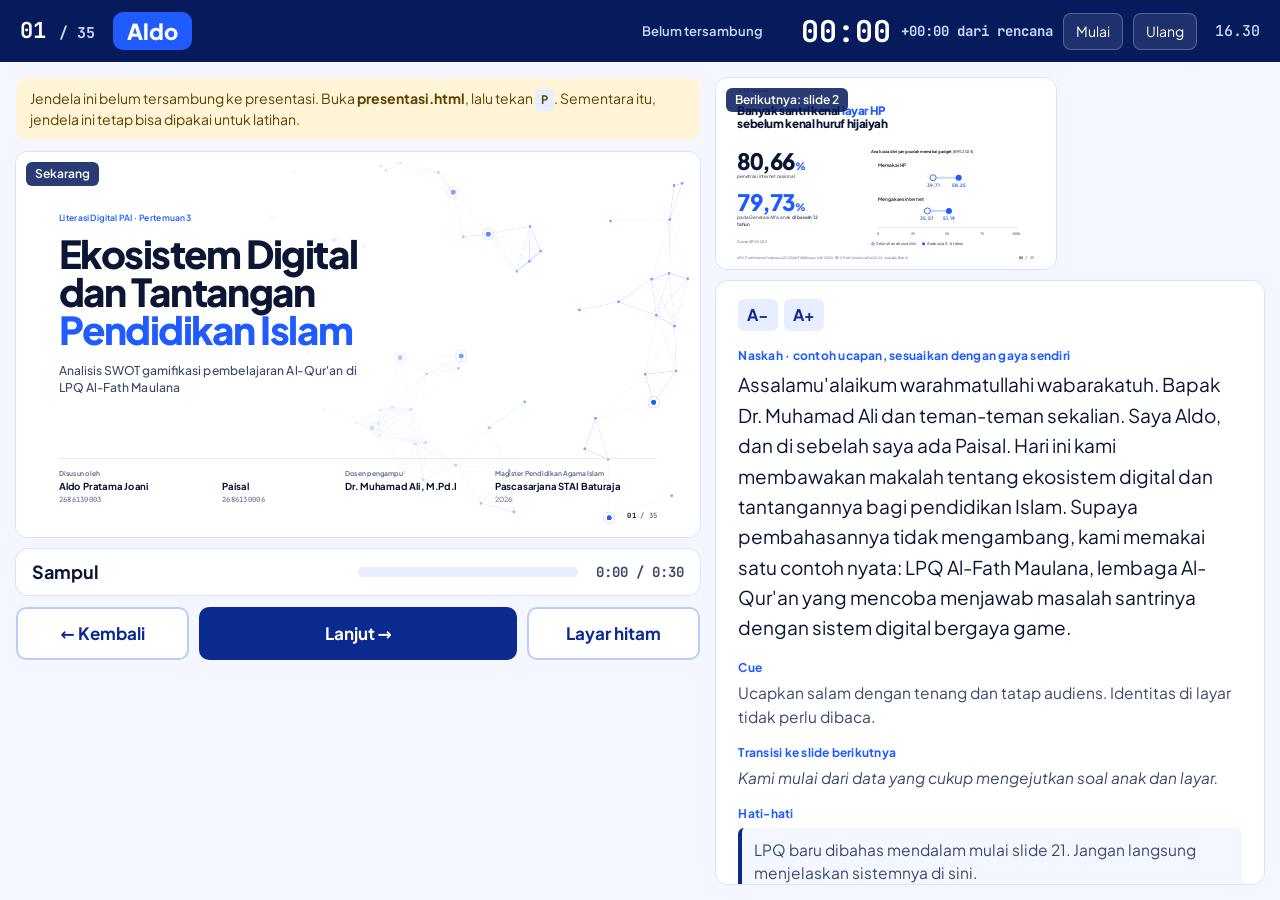
<file: presenter.html>
<!doctype html>
<html lang="id">
<head>
<meta charset="utf-8">
<meta name="viewport" content="width=device-width, initial-scale=1">
<title>Presenter · Ekosistem Digital</title>
<link rel="stylesheet" href="assets/css/tokens.css">
<style>
  *, *::before, *::after { box-sizing: border-box; }
  html, body { margin: 0; height: 100%; }
  body { background: var(--mist); color: var(--ink); font: 400 16px/1.5 var(--f-sans); display: grid; grid-template-rows: auto 1fr; overflow: hidden; }
  button { font: inherit; cursor: pointer; }
  button:focus-visible { outline: 3px solid var(--sky); outline-offset: 2px; }

  header { display: flex; align-items: center; gap: 18px; padding: 12px 20px; background: var(--deeper); color: #fff; }
  .count { font: 600 22px/1 var(--f-mono); }
  .count small { color: var(--on-deep-2); font-size: 15px; }
  .who { font: 800 22px/1 var(--f-sans); background: var(--blue); padding: 8px 14px; border-radius: 10px; }
  .who.both { background: var(--sky); color: var(--night); }
  .nextwho { font: 600 15px/1.3 var(--f-sans); color: var(--sky); max-width: 260px; }
  .nextwho.hide { visibility: hidden; }
  .spacer { flex: 1; }
  .timer { display: flex; align-items: center; gap: 10px; }
  .timer .t { font: 700 30px/1 var(--f-mono); min-width: 110px; text-align: right; }
  .timer .d { font: 600 14px/1.2 var(--f-mono); color: var(--on-deep-2); min-width: 120px; }
  .timer .d.late { color: #FFB4BF; }
  .hbtn { background: rgba(255,255,255,.1); color: #fff; border: 1px solid rgba(255,255,255,.25); border-radius: 8px; padding: 7px 12px; font-size: 14px; }
  .hbtn:hover { background: rgba(255,255,255,.18); }
  .clock { font: 500 15px/1 var(--f-mono); color: var(--on-deep-2); }
  .link { font: 600 13px/1.3 var(--f-sans); color: var(--on-deep-2); }
  .link.ok { color: #9FE2C3; }

  main { display: grid; grid-template-columns: minmax(0, 1.25fr) minmax(0, 1fr); gap: 16px; padding: 16px; min-height: 0; }
  .left, .right { display: flex; flex-direction: column; gap: 12px; min-height: 0; }
  .frame { position: relative; aspect-ratio: 16 / 9; background: #fff; border-radius: 12px; overflow: hidden; box-shadow: 0 0 0 1px var(--line); }
  .frame iframe { position: absolute; inset: 0; width: 100%; height: 100%; border: 0; pointer-events: none; }
  .frame .lab { position: absolute; left: 10px; top: 10px; z-index: 2; background: rgba(6,26,92,.85); color: #fff; font: 600 12px/1 var(--f-sans); padding: 6px 9px; border-radius: 6px; }
  .next { width: 62%; }
  .bar { display: flex; align-items: center; gap: 14px; background: #fff; border-radius: 12px; padding: 12px 16px; box-shadow: 0 0 0 1px var(--line); }
  .bar .title { font: 700 18px/1.2 var(--f-sans); flex: 1; min-width: 0; }
  .steps { font: 600 14px/1 var(--f-mono); color: var(--ink-3); white-space: nowrap; }
  .steps b { color: var(--blue); }
  .prog { height: 10px; background: var(--ice); border-radius: 5px; overflow: hidden; width: 220px; }
  .prog i { display: block; height: 100%; width: 0; background: var(--blue); transition: width .5s linear, background .3s; }
  .prog.over i { background: var(--over); }
  .slt { font: 600 14px/1 var(--f-mono); color: var(--ink-2); white-space: nowrap; min-width: 92px; text-align: right; }
  .slt.over { color: var(--over); }
  .ctrl { display: flex; gap: 10px; }
  .ctrl button { flex: 1; padding: 14px; border-radius: 10px; border: 0; background: var(--deep); color: #fff; font-weight: 700; font-size: 17px; }
  .ctrl button.sec { background: #fff; color: var(--deep); box-shadow: 0 0 0 2px var(--line-2) inset; flex: .5; }

  .notes { flex: 1; min-height: 0; overflow: auto; background: #fff; border-radius: 12px; box-shadow: 0 0 0 1px var(--line); padding: 18px 22px 26px; }
  .notes h3 { font: 700 12px/1.2 var(--f-sans); color: var(--blue); margin: 18px 0 6px; letter-spacing: .02em; }
  .notes h3:first-child { margin-top: 0; }
  .notes .script { font: 400 calc(19px * var(--fs, 1))/1.6 var(--f-sans); color: var(--ink); margin: 0; }
  .notes p { margin: 0; color: var(--ink-2); font-size: calc(15.5px * var(--fs, 1)); }
  .notes .warn { background: var(--mist); border-left: 4px solid var(--deep); padding: 10px 12px; border-radius: 6px; }
  .notes .tr { font-style: italic; }
  .fsz { display: flex; gap: 6px; margin-left: auto; }
  .fsz button { border: 0; background: var(--ice); color: var(--deep); border-radius: 6px; padding: 4px 9px; font-weight: 700; }
  .notice { display: none; background: #FFF4D6; color: #5A4200; padding: 10px 14px; border-radius: 10px; font-size: 14px; }
  .notice.on { display: block; }
  kbd { font: 600 12px/1 var(--f-mono); background: var(--ice); padding: 3px 6px; border-radius: 5px; }
</style>
</head>
<body>
<header>
  <span class="count" id="count">01 <small>/ 35</small></span>
  <span class="who" id="who">Aldo</span>
  <span class="nextwho hide" id="nextwho"></span>
  <span class="spacer"></span>
  <span class="link" id="link">Belum tersambung</span>
  <div class="timer">
    <span class="t" id="total">00:00</span>
    <span class="d" id="delta">rencana 00:00</span>
    <button class="hbtn" id="startBtn">Mulai</button>
    <button class="hbtn" id="resetBtn" title="Atur ulang timer">Ulang</button>
  </div>
  <span class="clock" id="clock"></span>
</header>
<main>
  <section class="left">
    <div class="notice" id="notice">Jendela ini belum tersambung ke presentasi. Buka <b>presentasi.html</b>, lalu tekan <kbd>P</kbd>. Sementara itu, jendela ini tetap bisa dipakai untuk latihan.</div>
    <div class="frame"><span class="lab">Sekarang</span><iframe id="cur" title="Slide sekarang" src="presentasi.html?mode=mirror"></iframe></div>
    <div class="bar">
      <span class="title" id="title"></span>
      <span class="steps" id="steps"></span>
      <div class="prog" id="prog"><i></i></div>
      <span class="slt" id="slt">0:00 / 0:00</span>
    </div>
    <div class="ctrl">
      <button class="sec" id="prevBtn">← Kembali</button>
      <button id="nextBtn">Lanjut →</button>
      <button class="sec" id="blackBtn">Layar hitam</button>
    </div>
  </section>
  <section class="right">
    <div class="frame next"><span class="lab" id="nextlab">Berikutnya</span><iframe id="nxt" title="Slide berikutnya" src="presentasi.html?mode=mirror"></iframe></div>
    <div class="notes" id="notes">
      <div class="fsz"><button id="fsMinus" title="Perkecil naskah">A−</button><button id="fsPlus" title="Perbesar naskah">A+</button></div>
    </div>
  </section>
</main>

<script src="assets/js/deck-data.js"></script>
<script src="assets/js/edits.js"></script>
<script src="assets/js/presenter.js"></script>
</body>
</html>
</file>
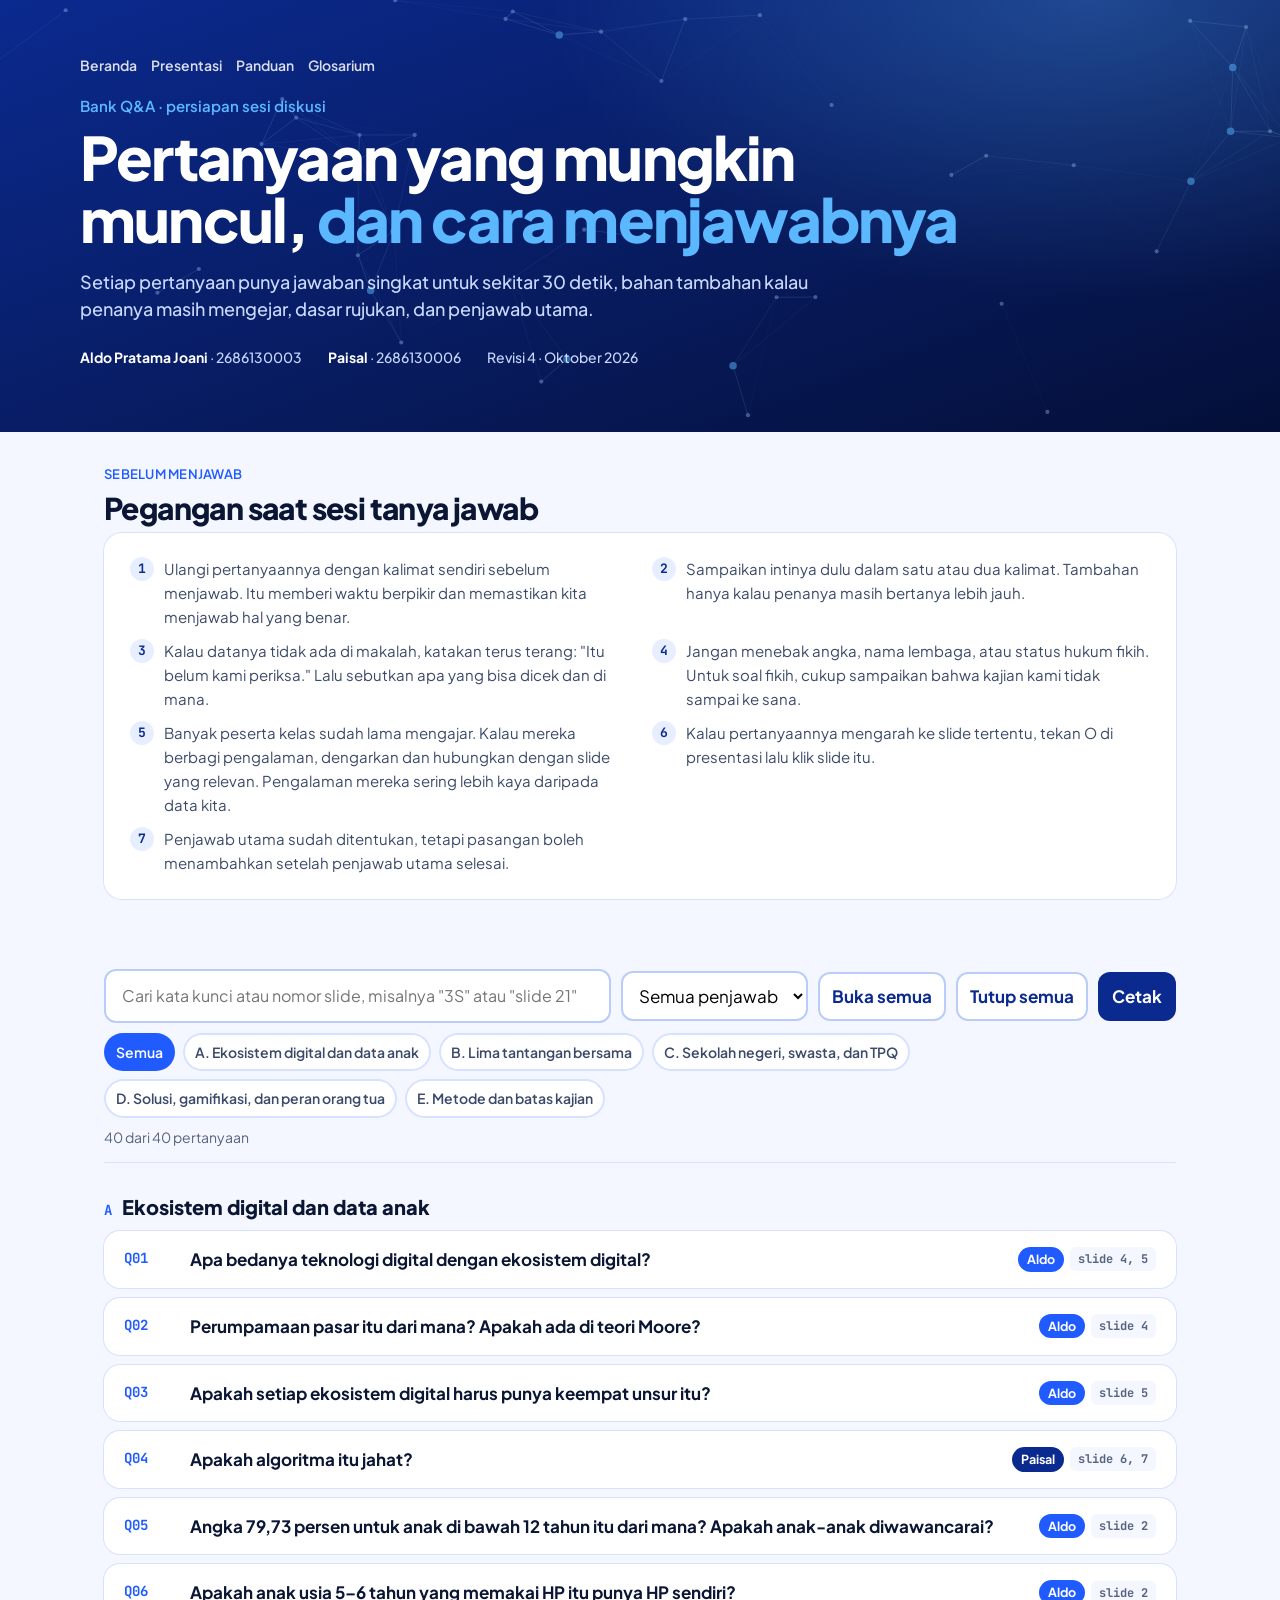
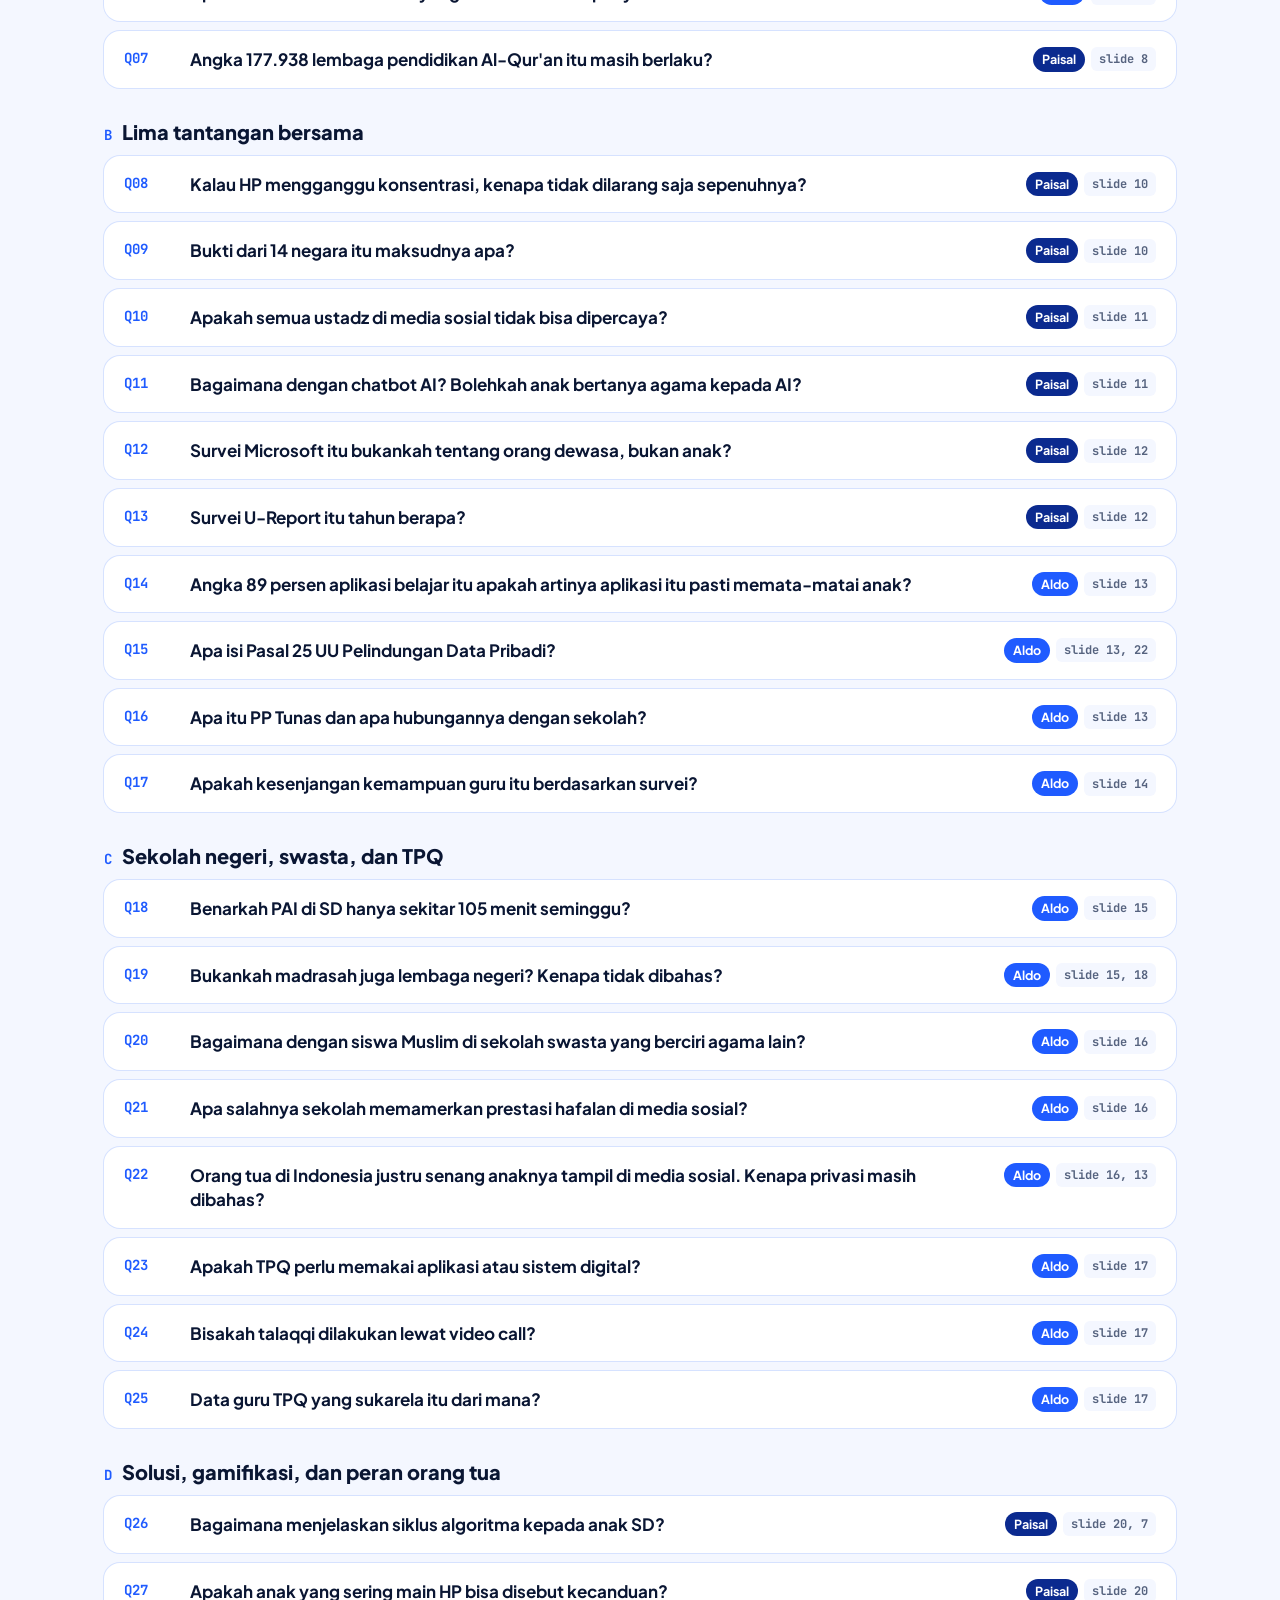
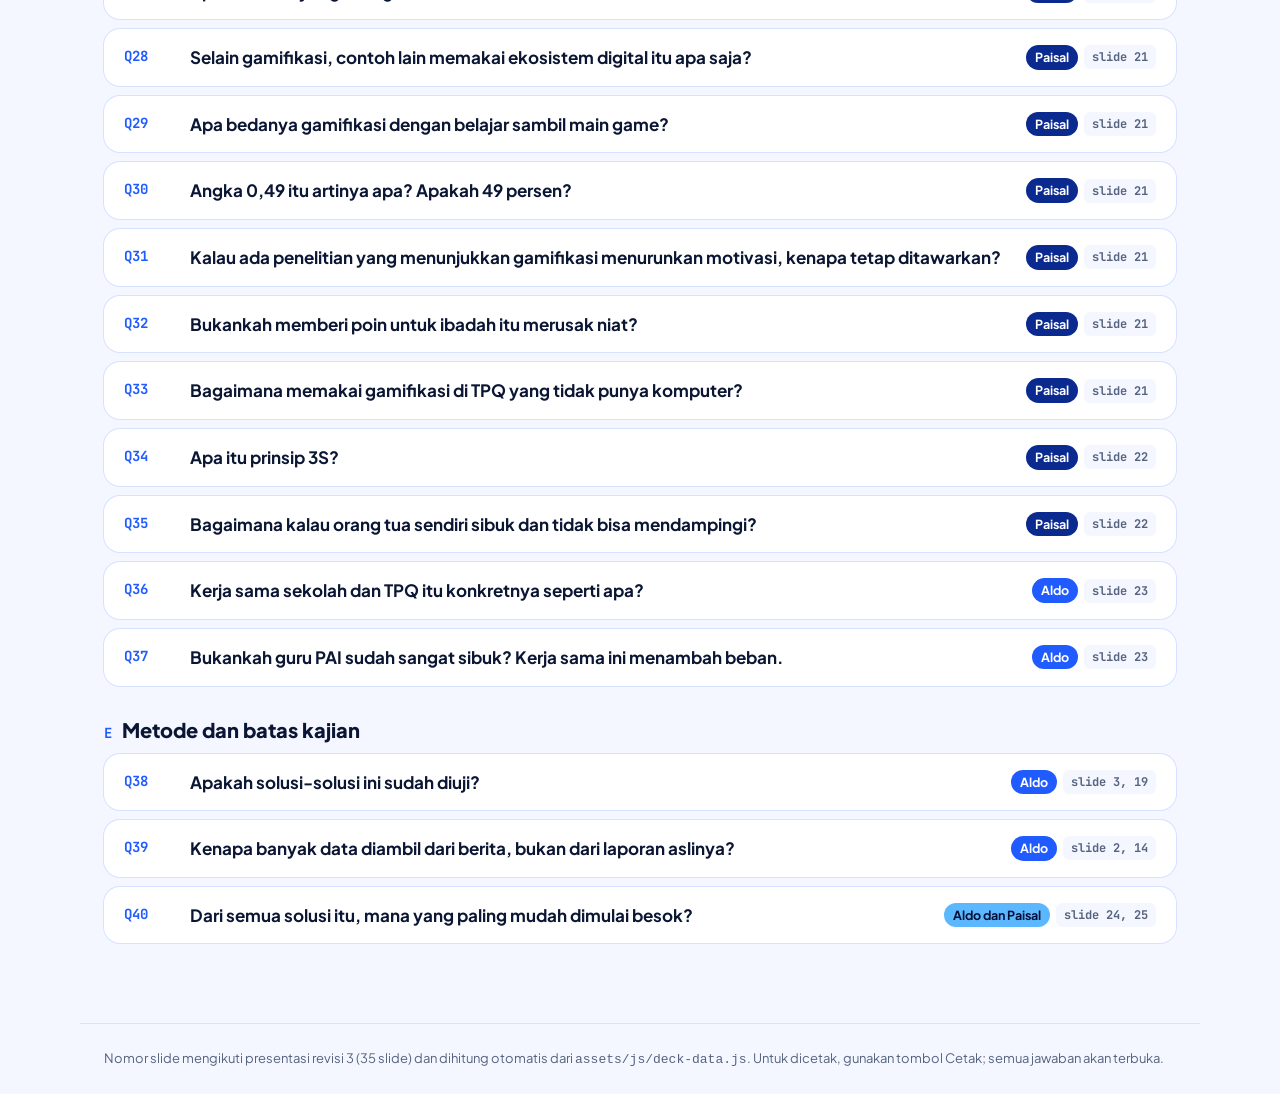
<file: revisi-4/bank-qa.html>
<!doctype html>
<html lang="id">
<head>
<meta charset="utf-8">
<meta name="viewport" content="width=device-width, initial-scale=1">
<title>Bank Q&amp;A · Ekosistem Digital dan Tantangan PAI</title>
<link rel="stylesheet" href="assets/css/tokens.css">
<link rel="stylesheet" href="assets/css/docs.css">
</head>
<body>

<header class="hero">
  <svg class="net" aria-hidden="true"></svg>
  <div class="in">
    <nav class="crumb"><a href="index.html">Beranda</a><a href="presentasi.html">Presentasi</a><a href="panduan.html">Panduan</a><a href="glosarium.html">Glosarium</a></nav>
    <p class="kick">Bank Q&amp;A · persiapan sesi diskusi</p>
    <h1>Pertanyaan yang mungkin muncul, <em>dan cara menjawabnya</em></h1>
    <p class="sub">Setiap pertanyaan punya jawaban singkat untuk sekitar 30 detik, bahan tambahan kalau penanya masih mengejar, dasar rujukan, dan penjawab utama.</p>
    <div class="meta"><span><b>Aldo Pratama Joani</b> · 2686130003</span><span><b>Paisal</b> · 2686130006</span><span>Revisi 4 · Oktober 2026</span></div>
  </div>
</header>

<div class="wrap" style="padding-top:34px;padding-bottom:70px">
  <section class="blk">
    <h2 class="h"><small>SEBELUM MENJAWAB</small>Pegangan saat sesi tanya jawab</h2>
    <div class="panel"><ol class="tips" id="tips"></ol></div>
  </section>

  <div class="tools">
    <div class="row">
      <input type="search" id="q" placeholder="Cari kata kunci atau nomor slide, misalnya &quot;3S&quot; atau &quot;slide 21&quot;" aria-label="Cari pertanyaan">
      <select id="who" aria-label="Penjawab">
        <option value="all">Semua penjawab</option>
        <option value="Aldo">Aldo</option>
        <option value="Paisal">Paisal</option>
      </select>
      <button type="button" class="ghost" id="openAll">Buka semua</button>
      <button type="button" class="ghost" id="closeAll">Tutup semua</button>
      <button type="button" id="printBtn">Cetak</button>
    </div>
    <div class="chipsel" id="secs" role="group" aria-label="Bagian"></div>
    <p class="count-l" id="cnt"></p>
  </div>

  <div id="qa-list"></div>
</div>

<footer class="f">Nomor slide mengikuti presentasi revisi 3 (35 slide) dan dihitung otomatis dari <code>assets/js/deck-data.js</code>. Untuk dicetak, gunakan tombol Cetak; semua jawaban akan terbuka.</footer>

<script src="assets/js/deck-data.js"></script>
<script src="assets/js/qa-data.js"></script>
<script src="assets/js/docs.js"></script>
</body>
</html>
</file>
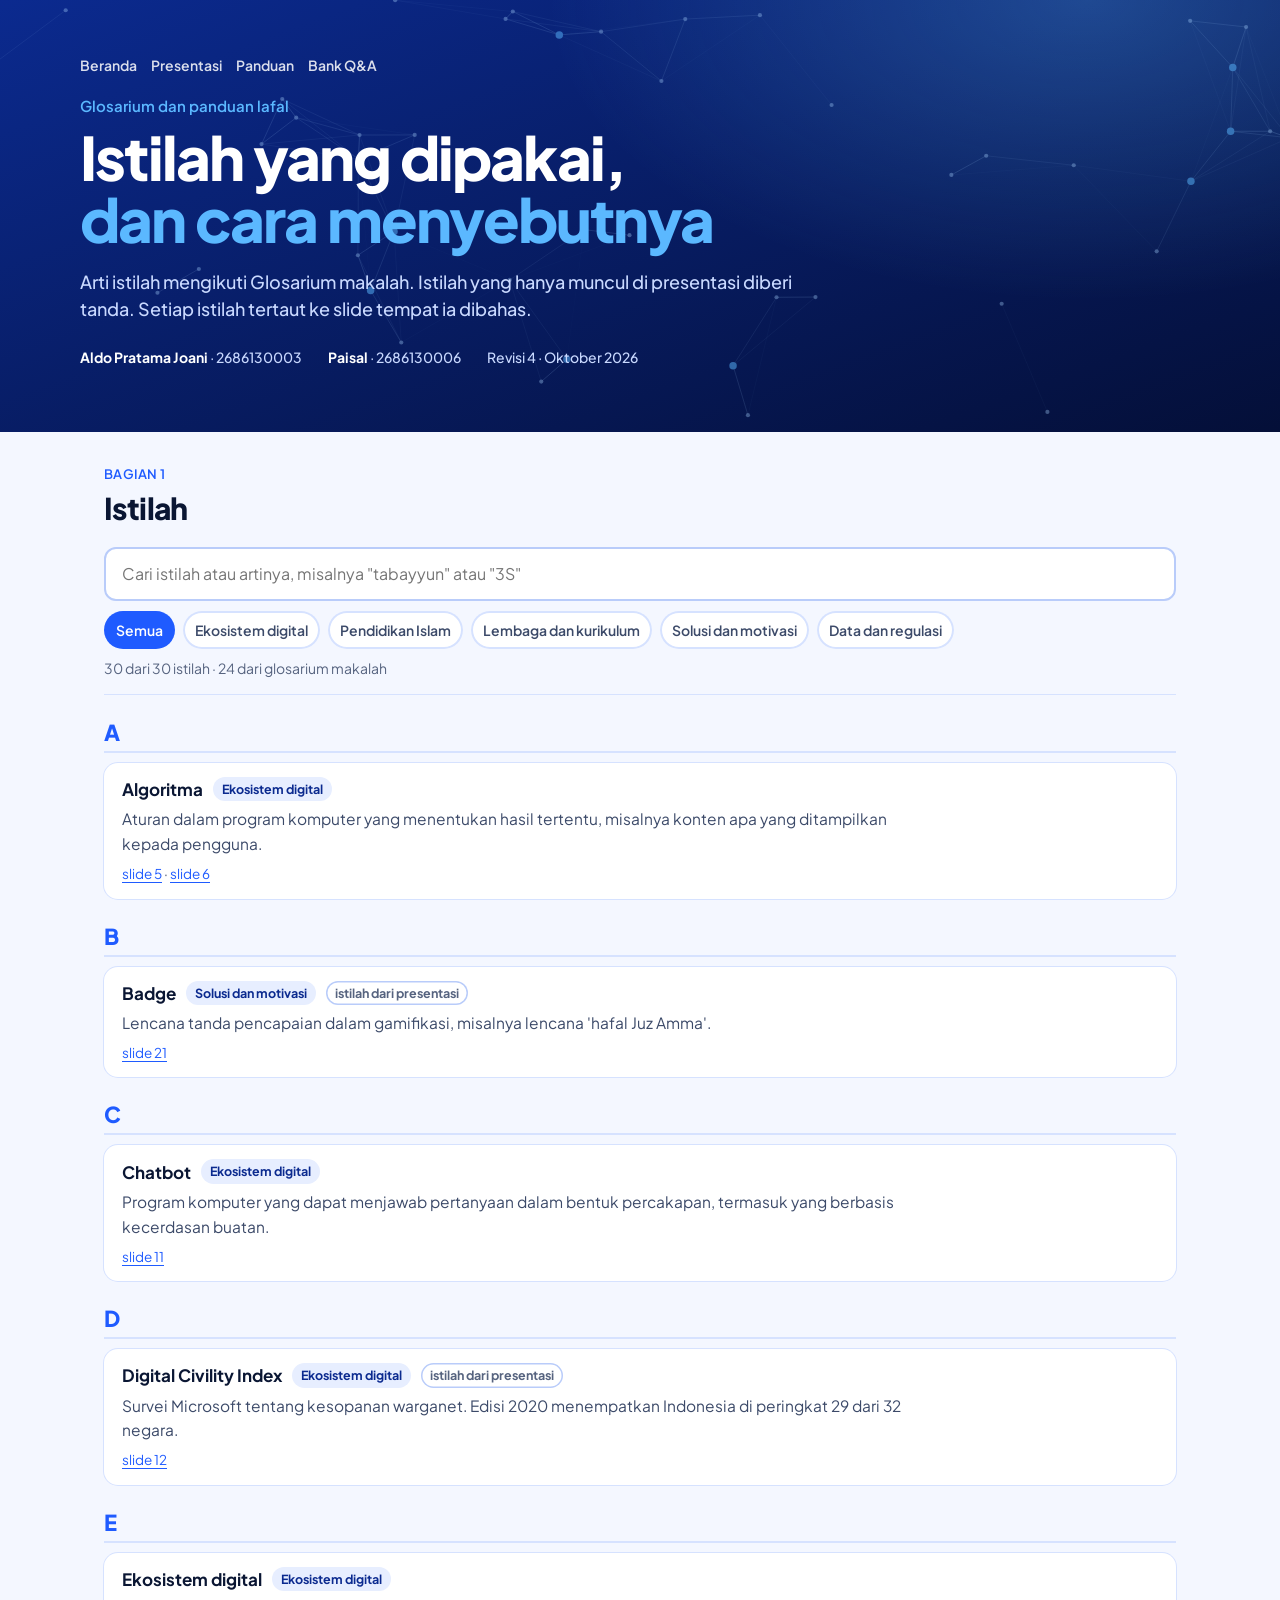
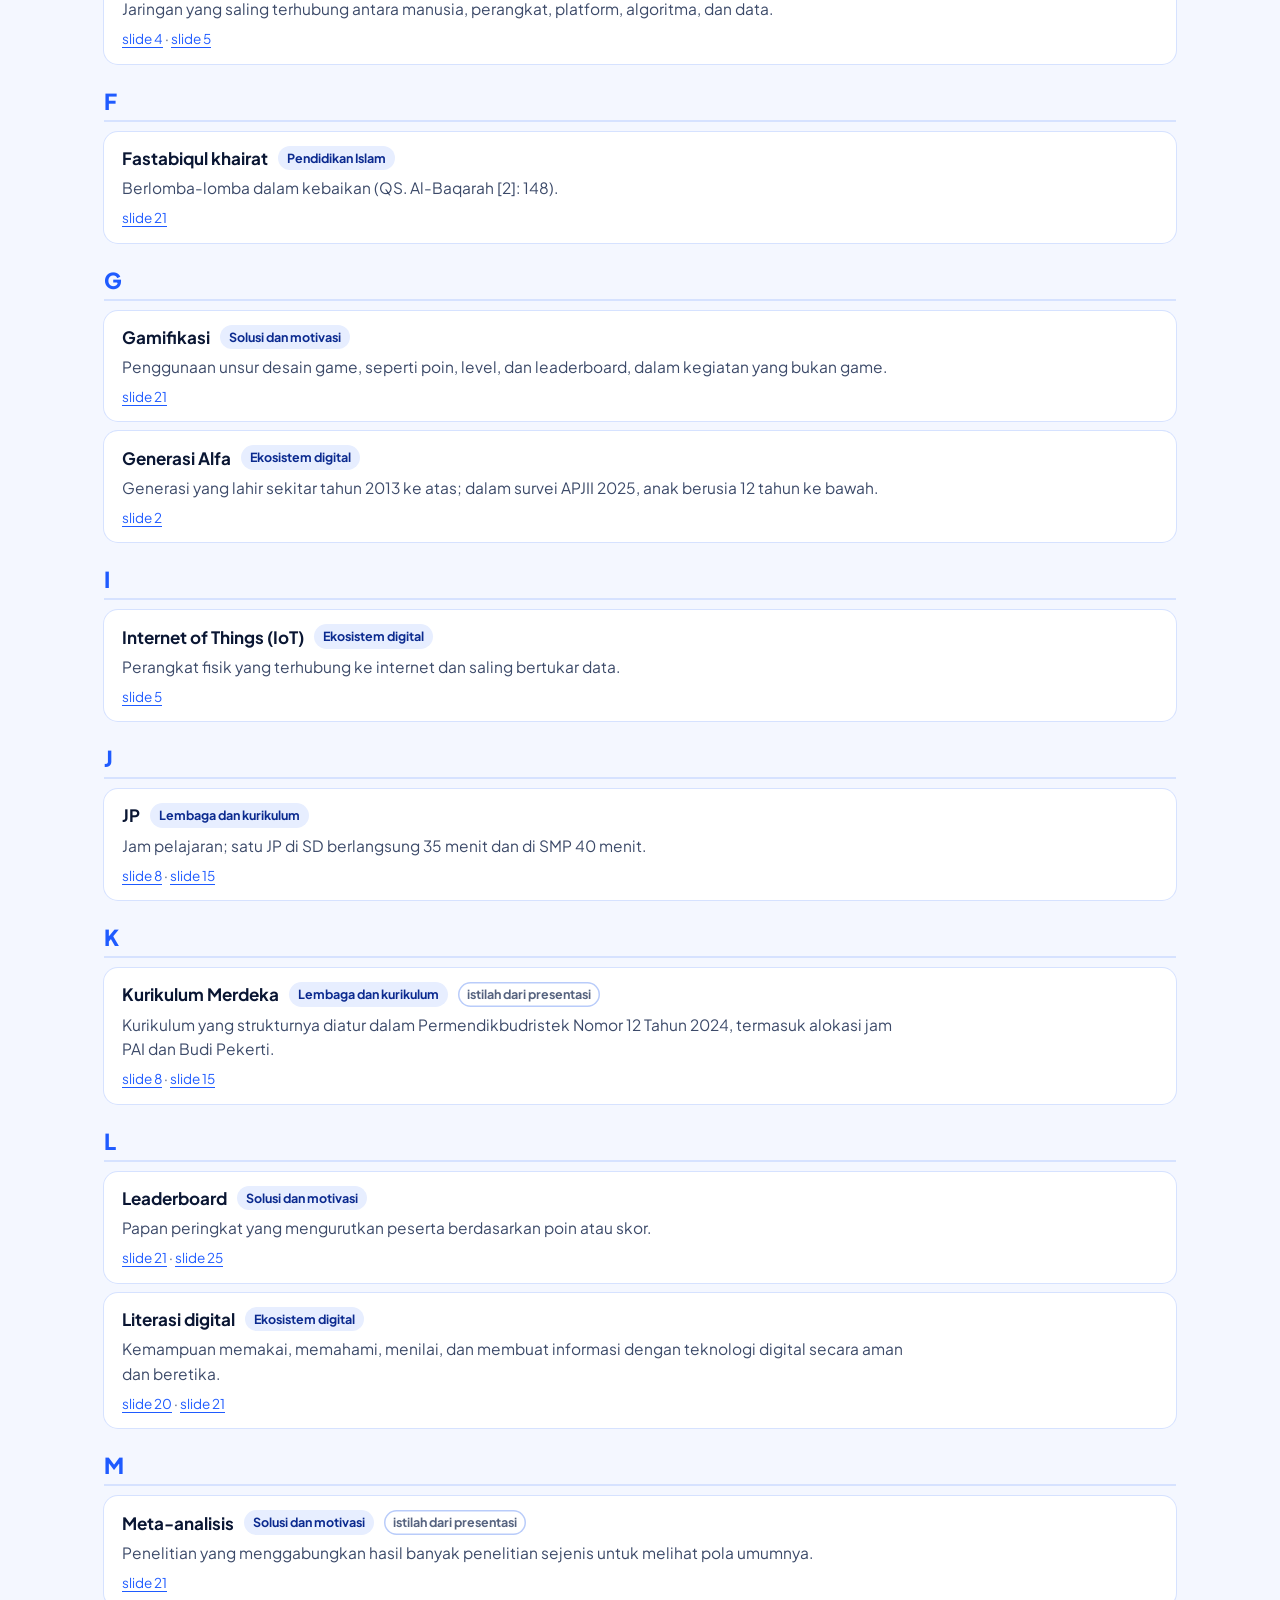
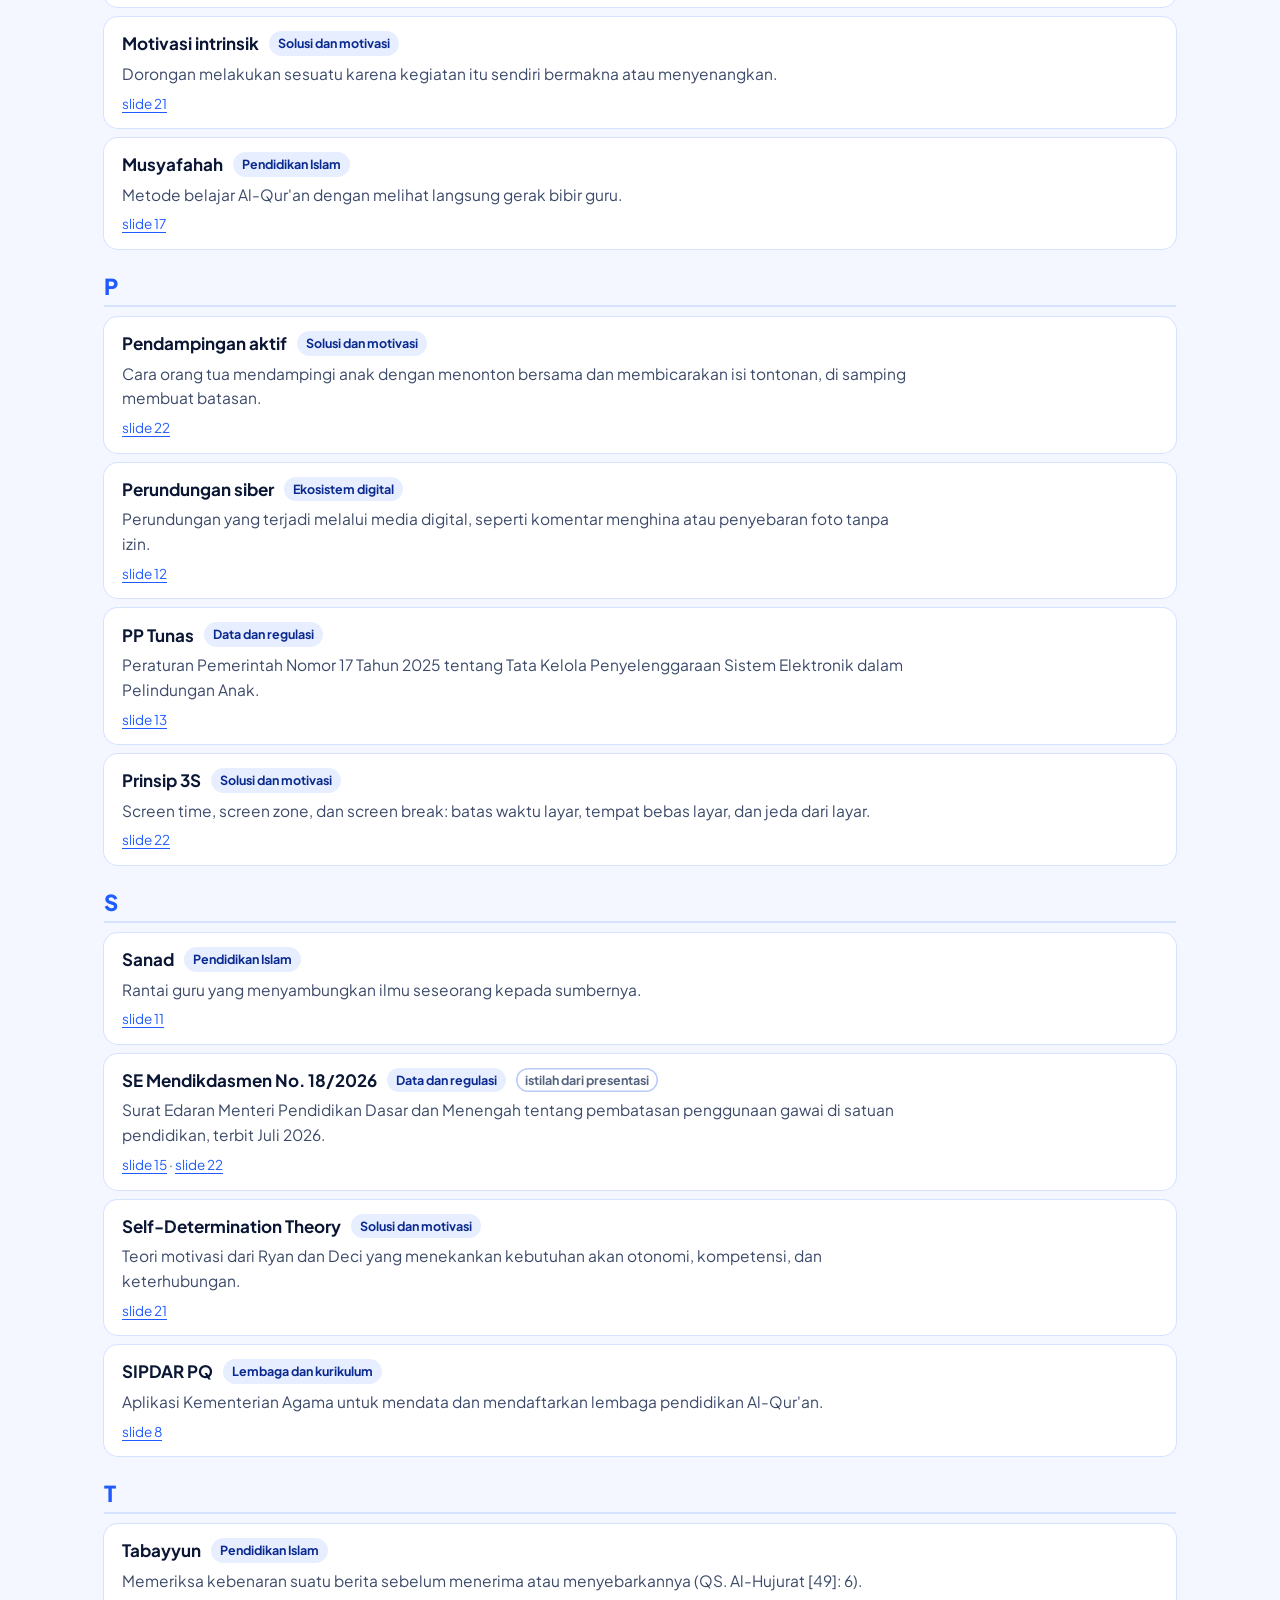
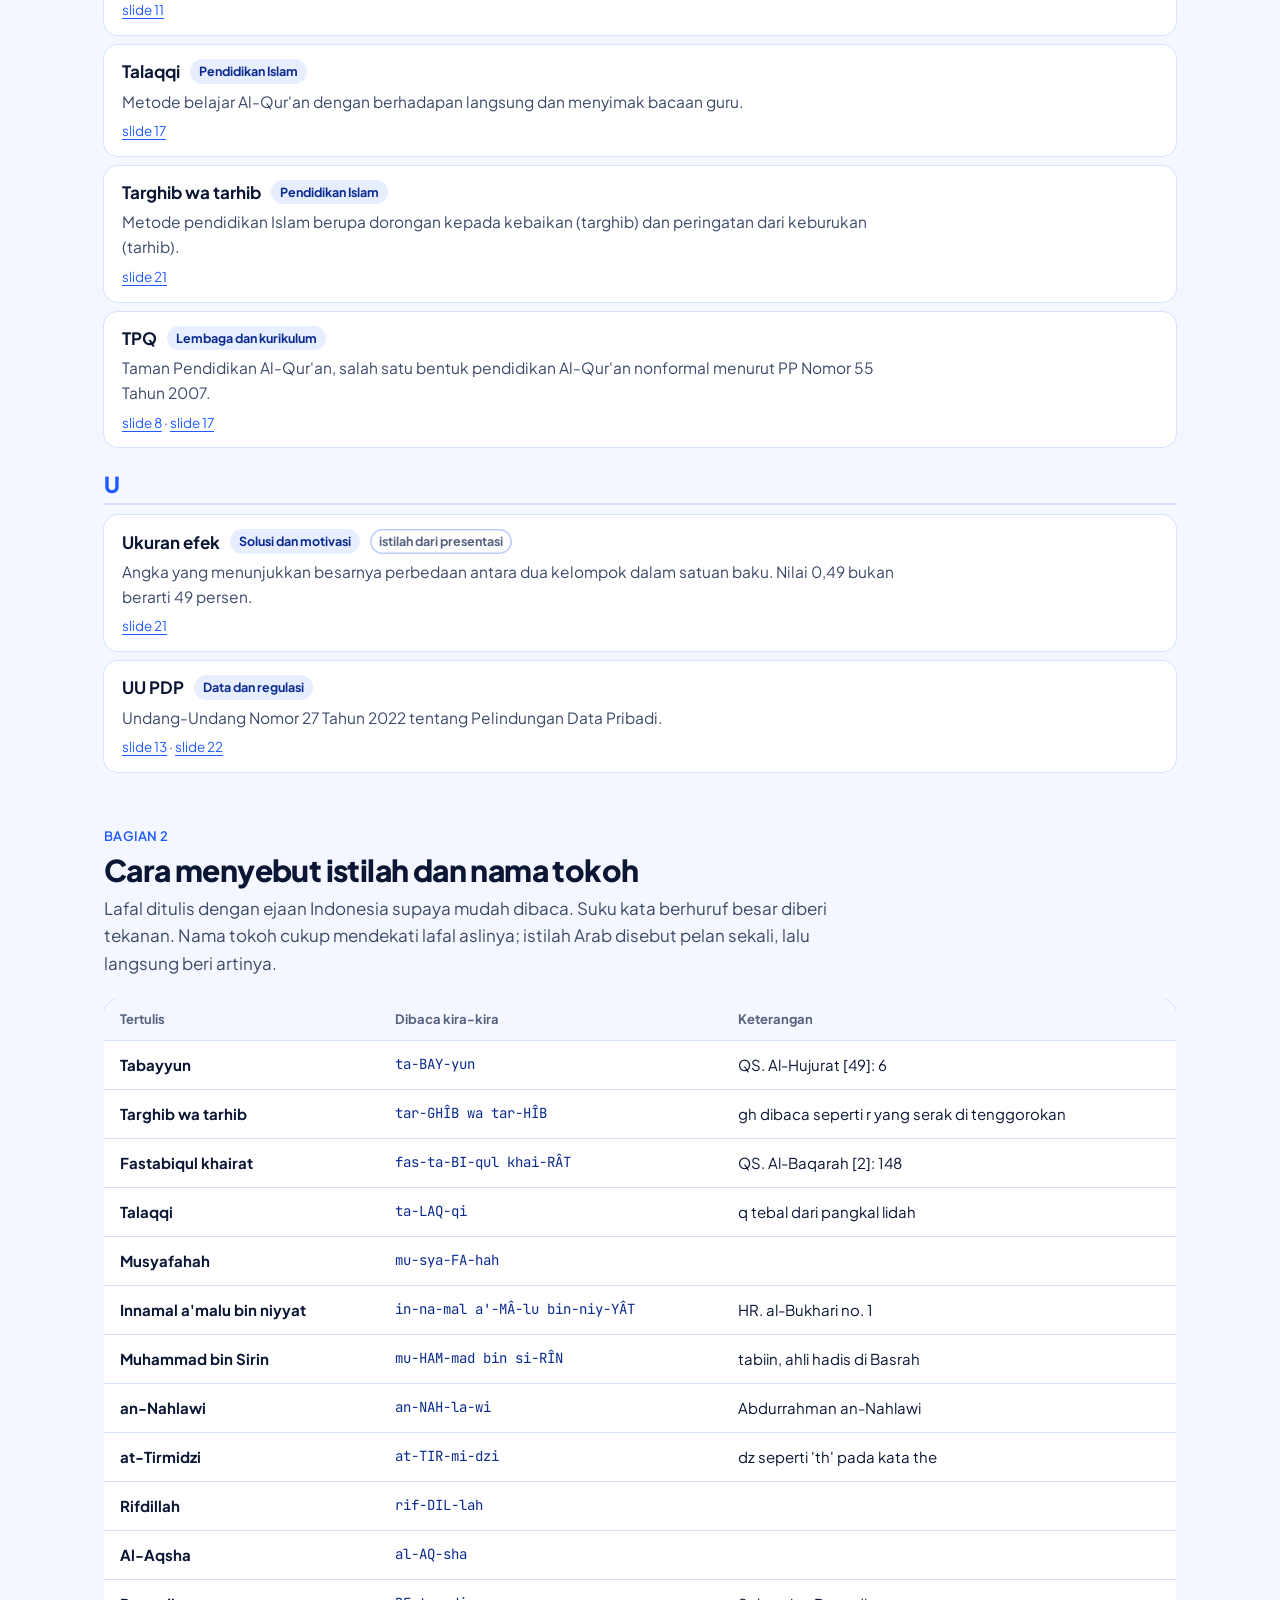
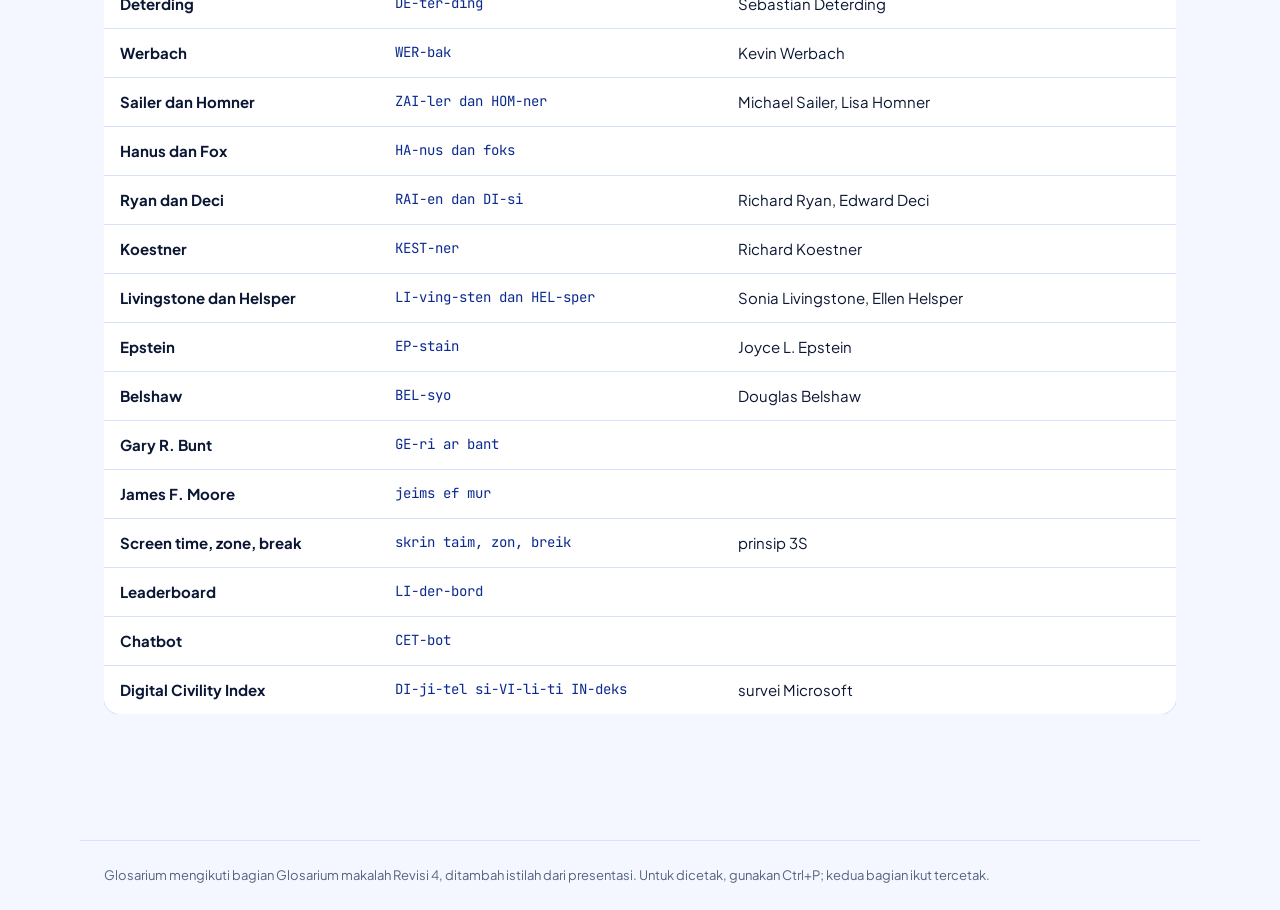
<file: revisi-4/glosarium.html>
<!doctype html>
<html lang="id">
<head>
<meta charset="utf-8">
<meta name="viewport" content="width=device-width, initial-scale=1">
<title>Glosarium · Ekosistem Digital dan Tantangan PAI</title>
<link rel="stylesheet" href="assets/css/tokens.css">
<link rel="stylesheet" href="assets/css/docs.css">
</head>
<body>

<header class="hero">
  <svg class="net" aria-hidden="true"></svg>
  <div class="in">
    <nav class="crumb"><a href="index.html">Beranda</a><a href="presentasi.html">Presentasi</a><a href="panduan.html">Panduan</a><a href="bank-qa.html">Bank Q&amp;A</a></nav>
    <p class="kick">Glosarium dan panduan lafal</p>
    <h1>Istilah yang dipakai, <em>dan cara menyebutnya</em></h1>
    <p class="sub">Arti istilah mengikuti Glosarium makalah. Istilah yang hanya muncul di presentasi diberi tanda. Setiap istilah tertaut ke slide tempat ia dibahas.</p>
    <div class="meta"><span><b>Aldo Pratama Joani</b> · 2686130003</span><span><b>Paisal</b> · 2686130006</span><span>Revisi 4 · Oktober 2026</span></div>
  </div>
</header>

<div class="wrap" style="padding-top:34px;padding-bottom:70px">
  <section class="blk" id="istilah">
    <h2 class="h"><small>BAGIAN 1</small>Istilah</h2>
    <div class="tools">
      <div class="row">
        <input type="search" id="gq" placeholder="Cari istilah atau artinya, misalnya &quot;tabayyun&quot; atau &quot;3S&quot;" aria-label="Cari istilah">
      </div>
      <div class="chipsel" id="ggroups" role="group" aria-label="Kelompok istilah"></div>
      <p class="count-l" id="gcnt"></p>
    </div>
    <div id="gl-list"></div>
  </section>

  <section class="blk" id="lafal">
    <h2 class="h"><small>BAGIAN 2</small>Cara menyebut istilah dan nama tokoh</h2>
    <p class="lede">Lafal ditulis dengan ejaan Indonesia supaya mudah dibaca. Suku kata berhuruf besar diberi tekanan. Nama tokoh cukup mendekati lafal aslinya; istilah Arab disebut pelan sekali, lalu langsung beri artinya.</p>
    <div class="tscroll">
      <table class="t" id="lafal-t">
        <thead><tr><th>Tertulis</th><th>Dibaca kira-kira</th><th>Keterangan</th></tr></thead>
        <tbody></tbody>
      </table>
    </div>
  </section>
</div>

<footer class="f">Glosarium mengikuti bagian Glosarium makalah Revisi 4, ditambah istilah dari presentasi. Untuk dicetak, gunakan Ctrl+P; kedua bagian ikut tercetak.</footer>

<script src="assets/js/deck-data.js"></script>
<script src="assets/js/glossary-data.js"></script>
<script src="assets/js/docs.js"></script>
</body>
</html>
</file>
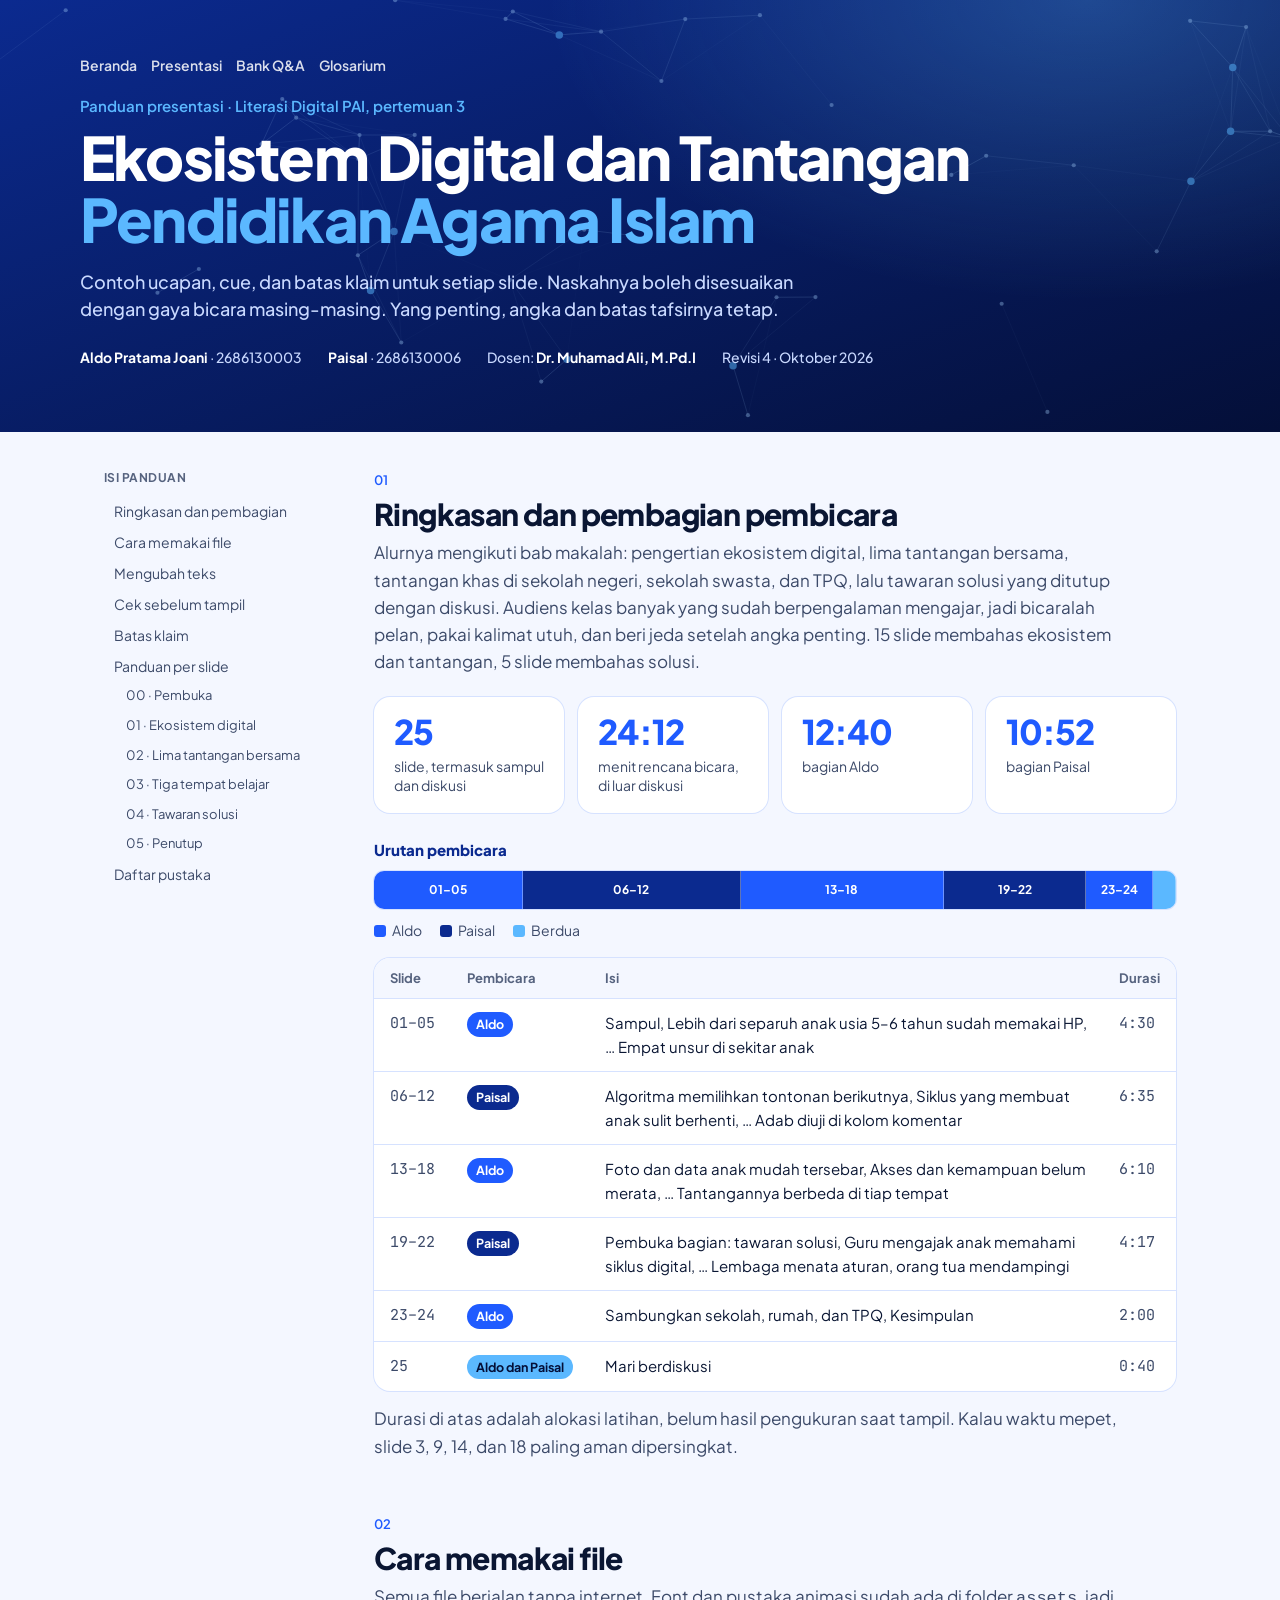
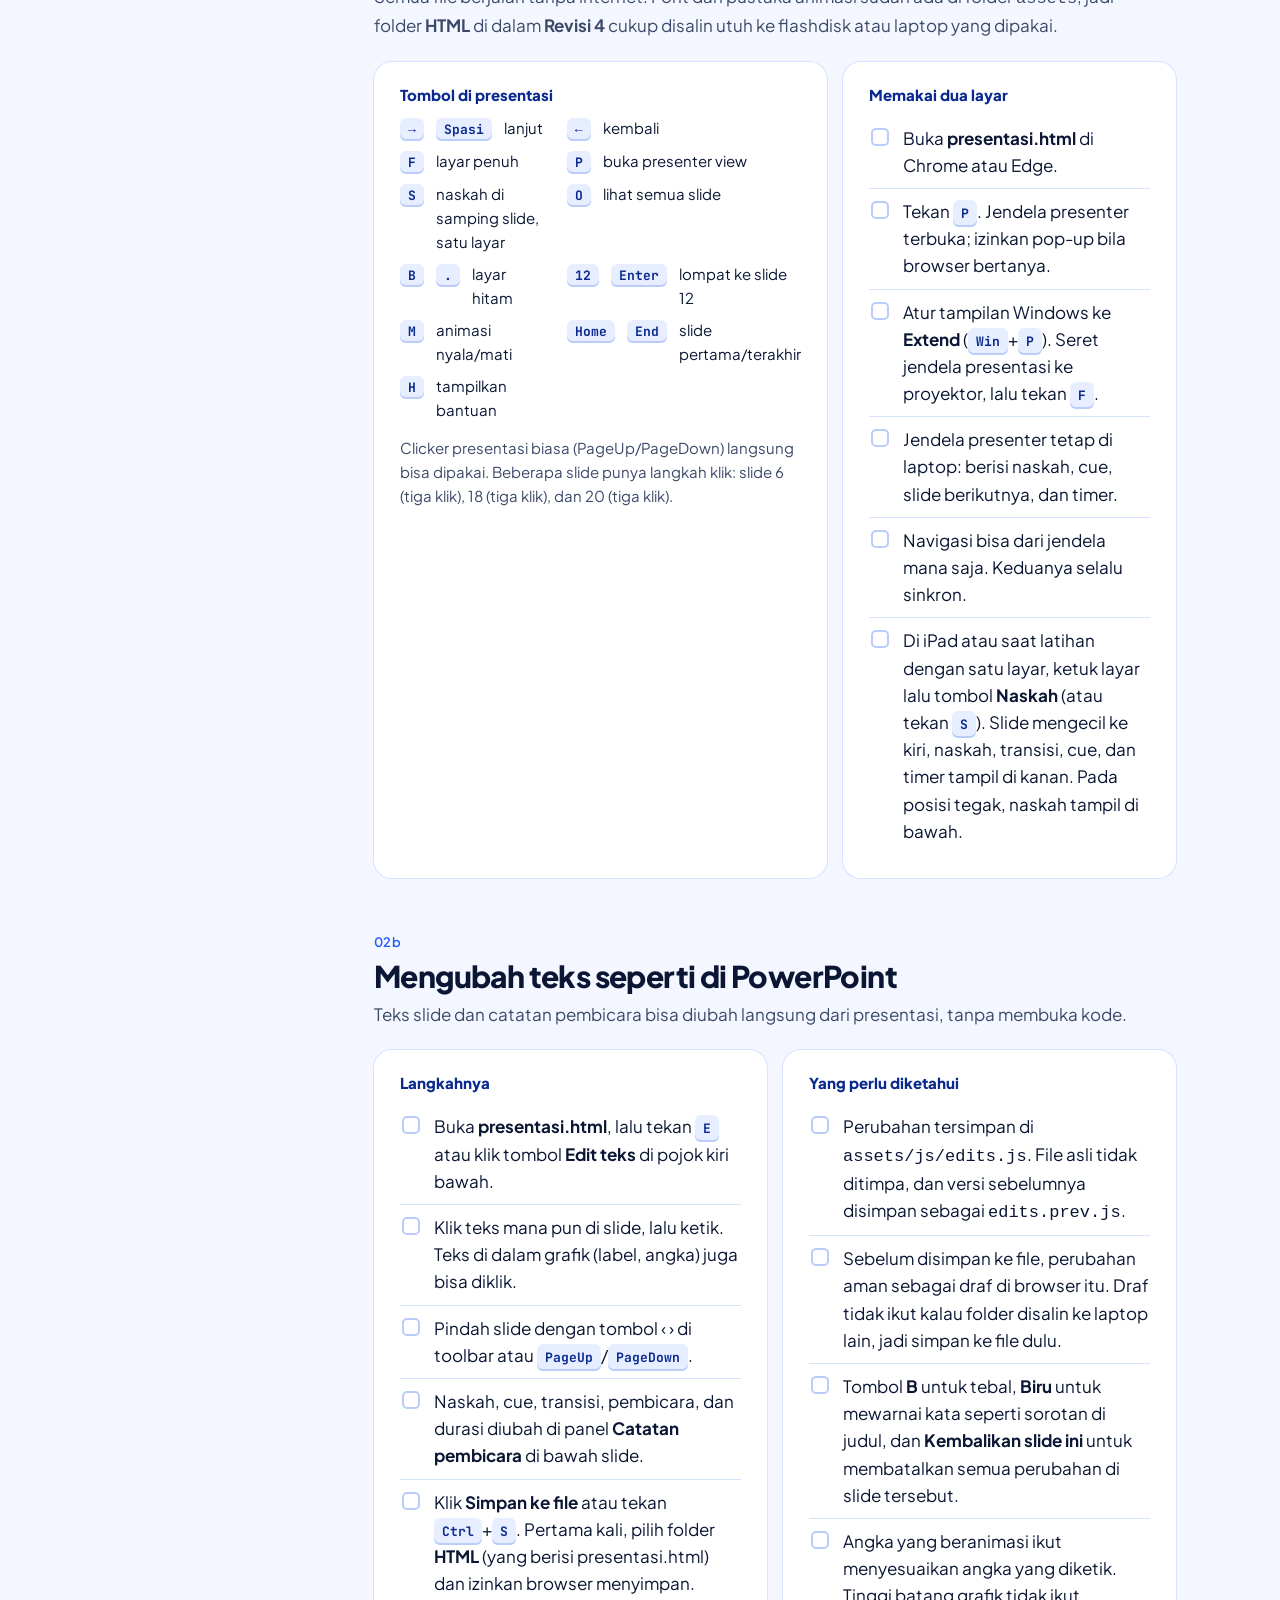
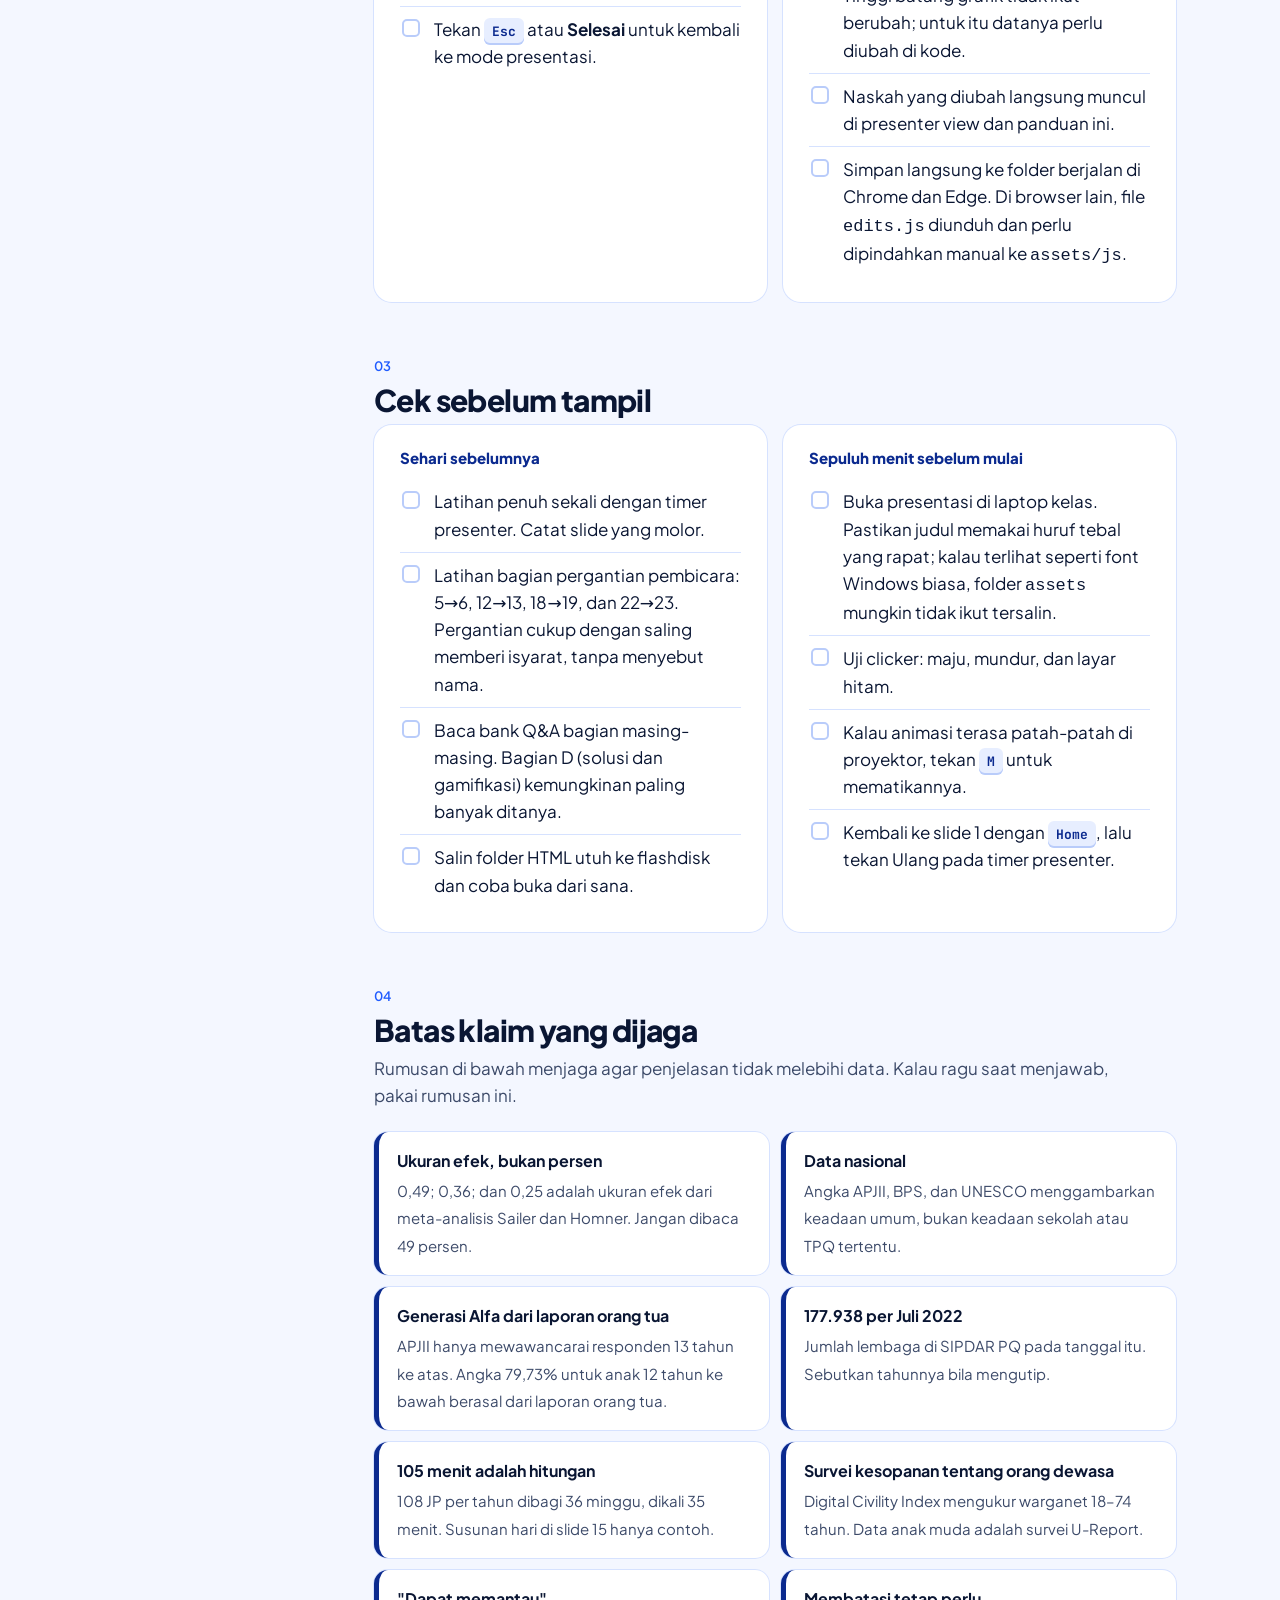
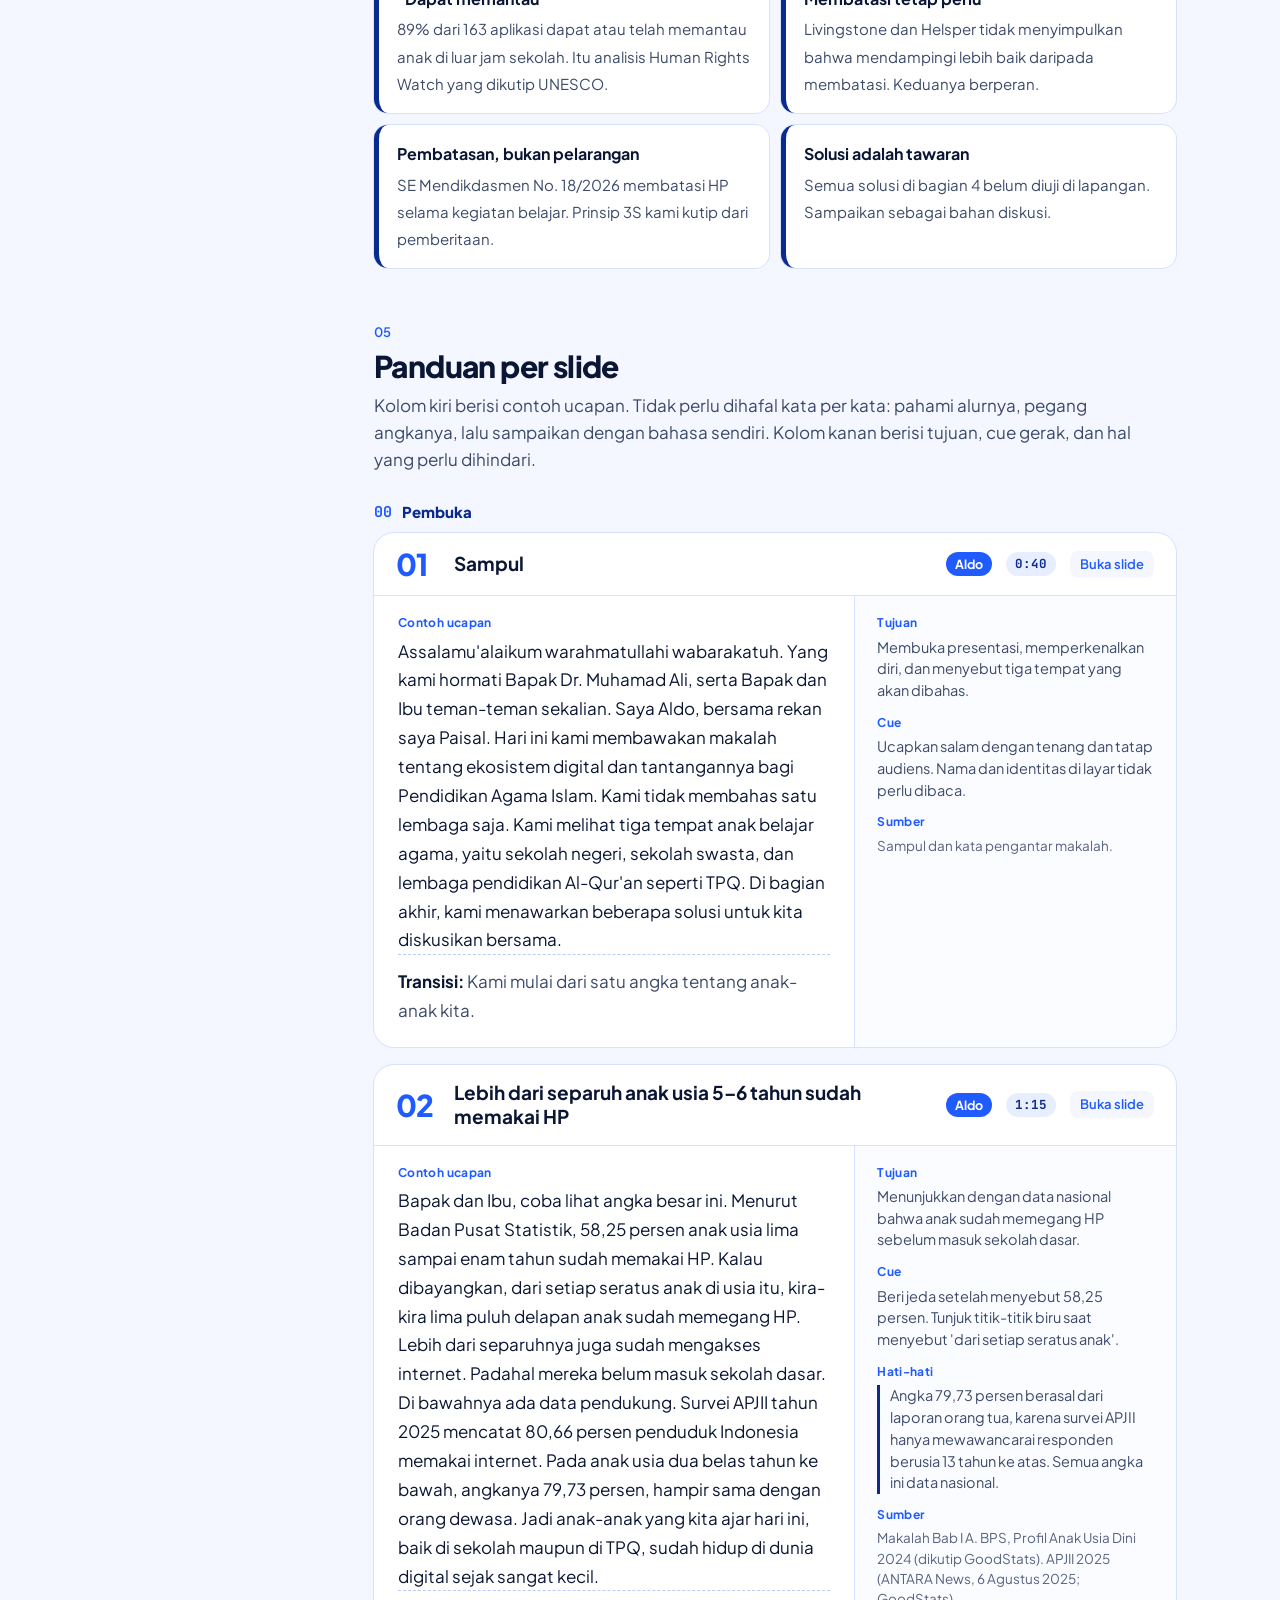
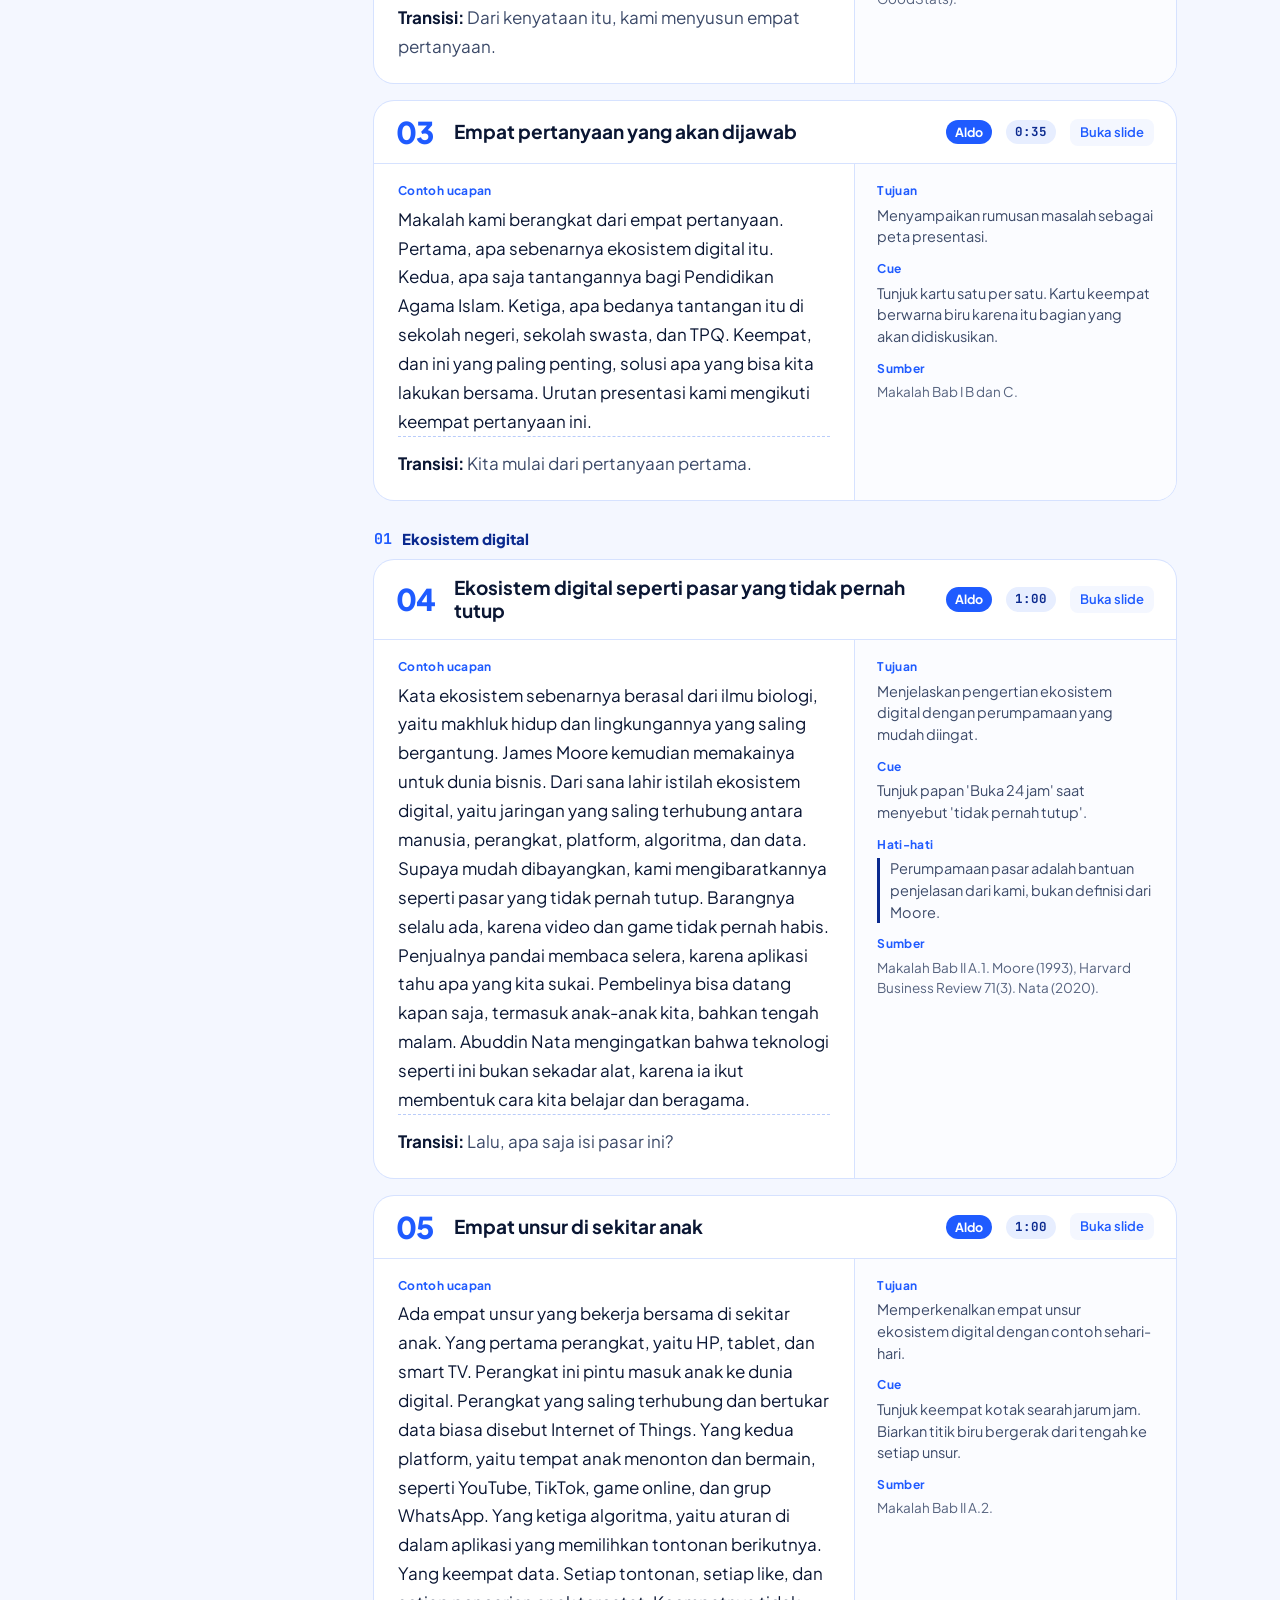
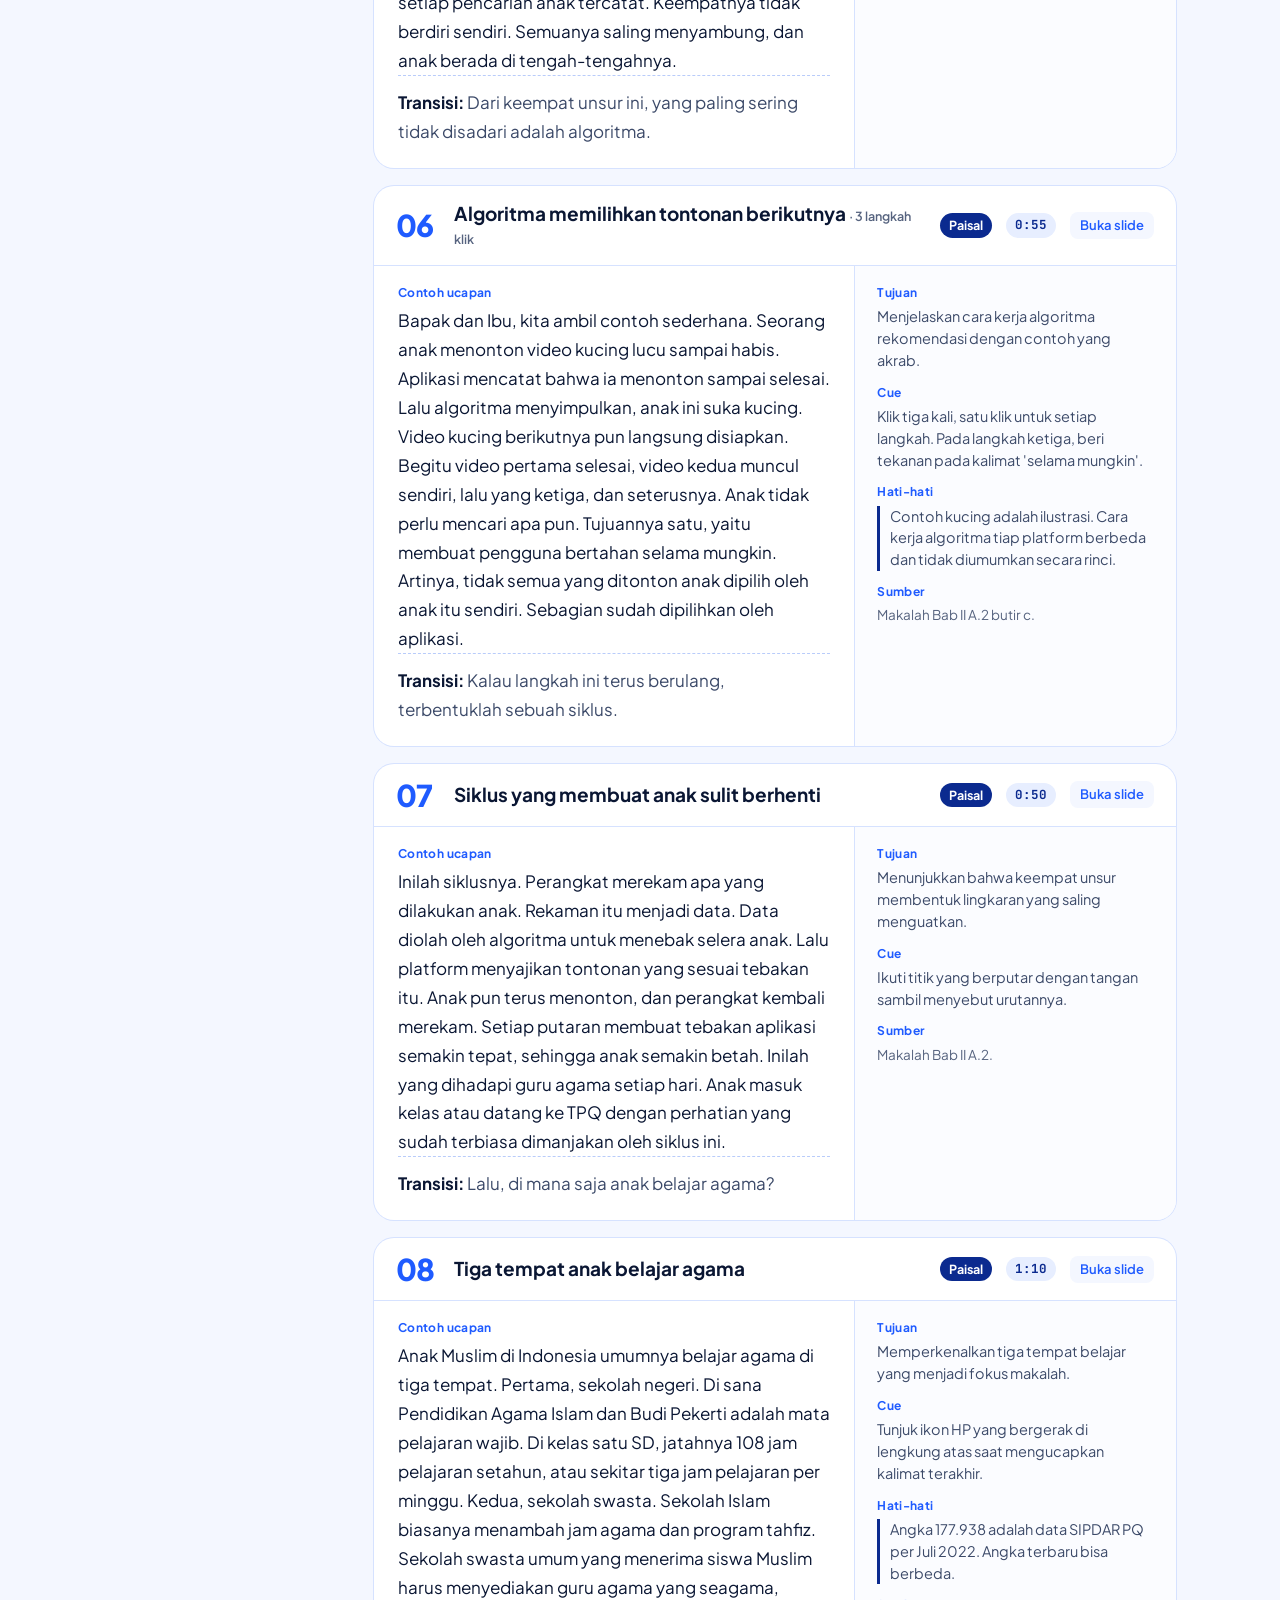
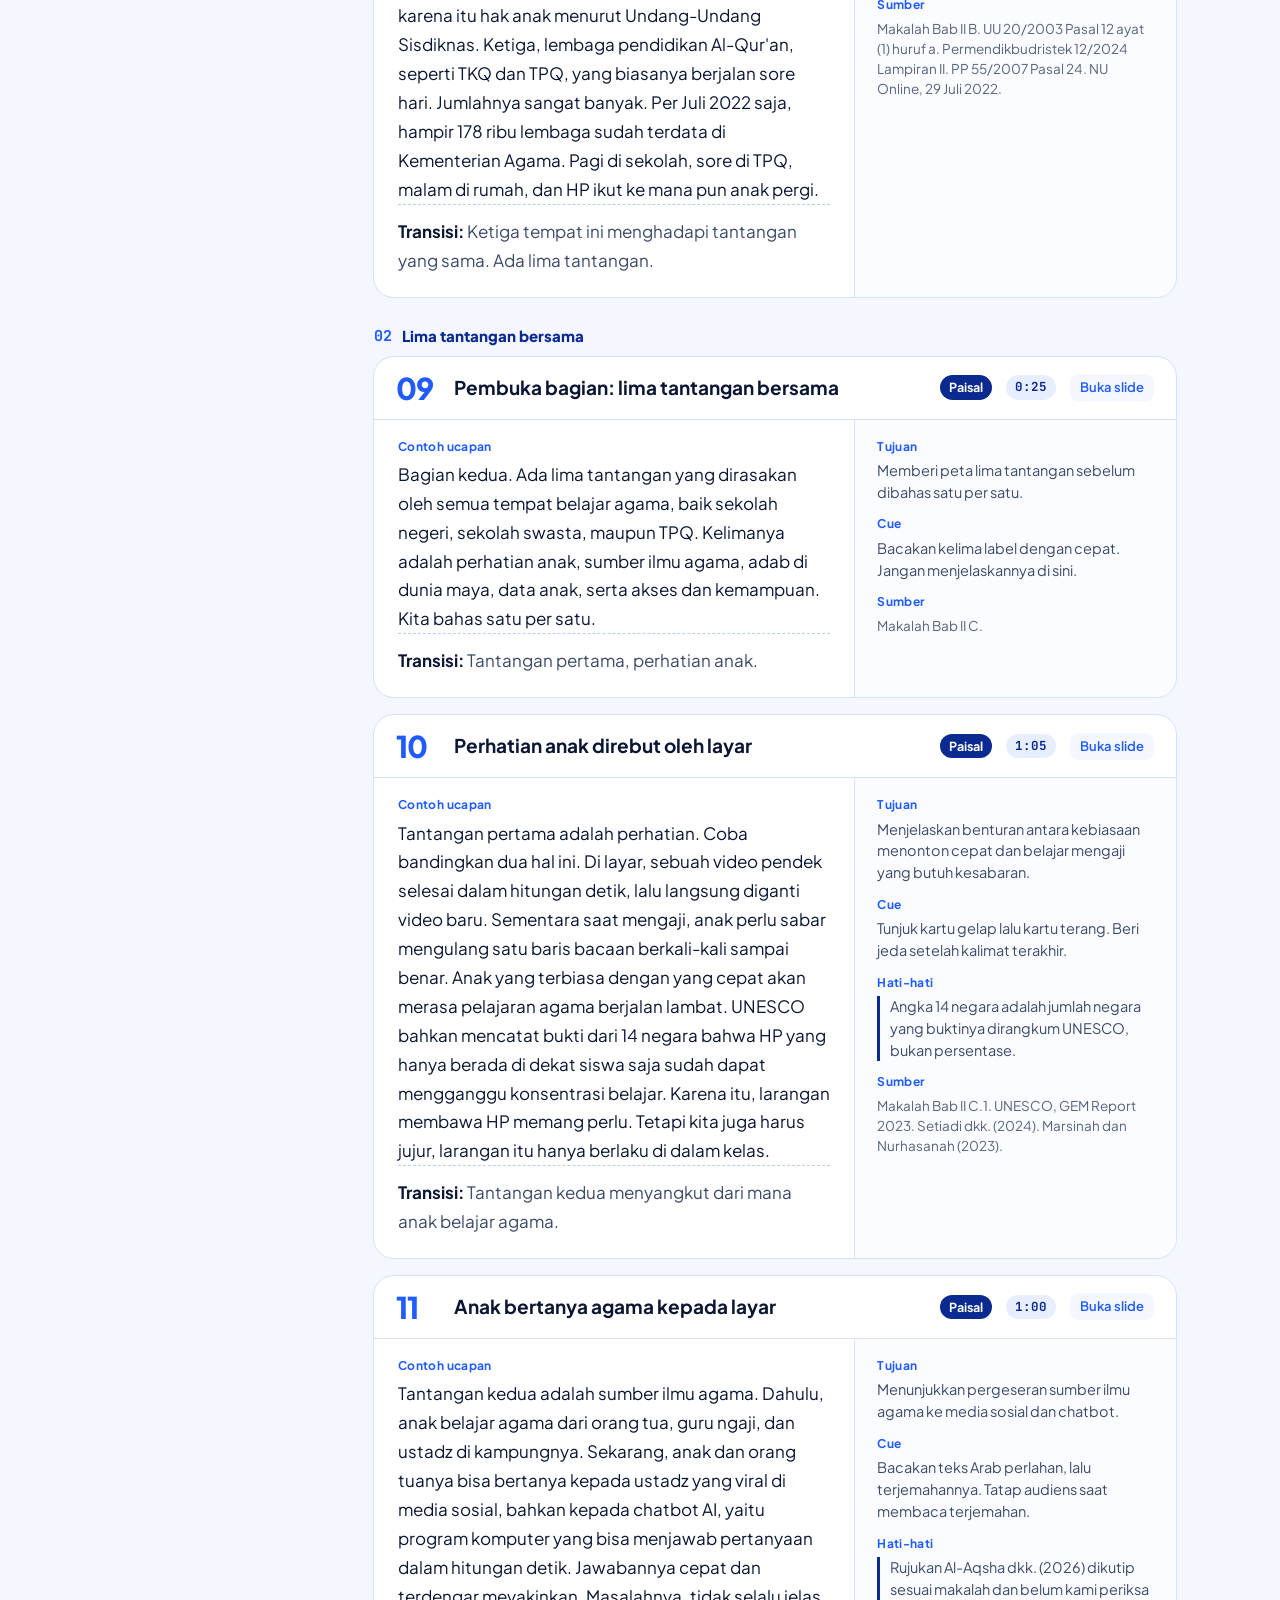
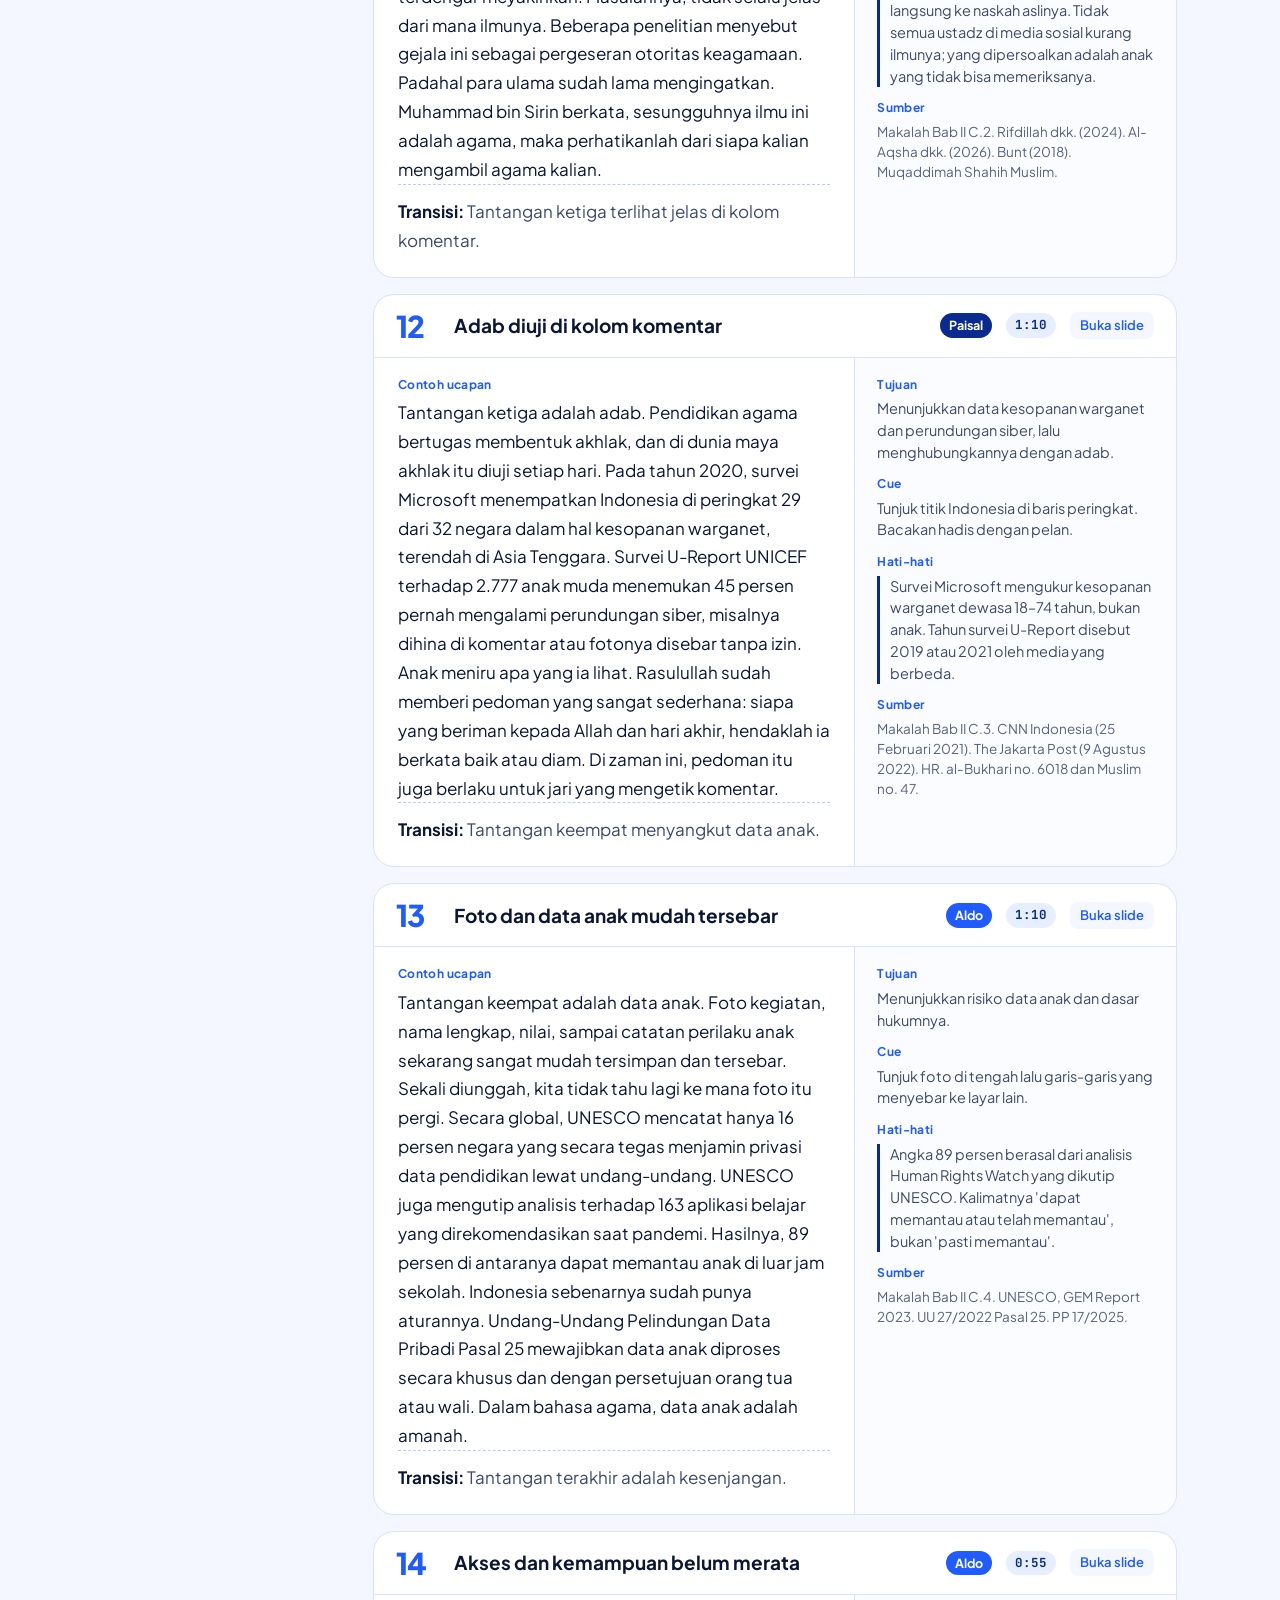
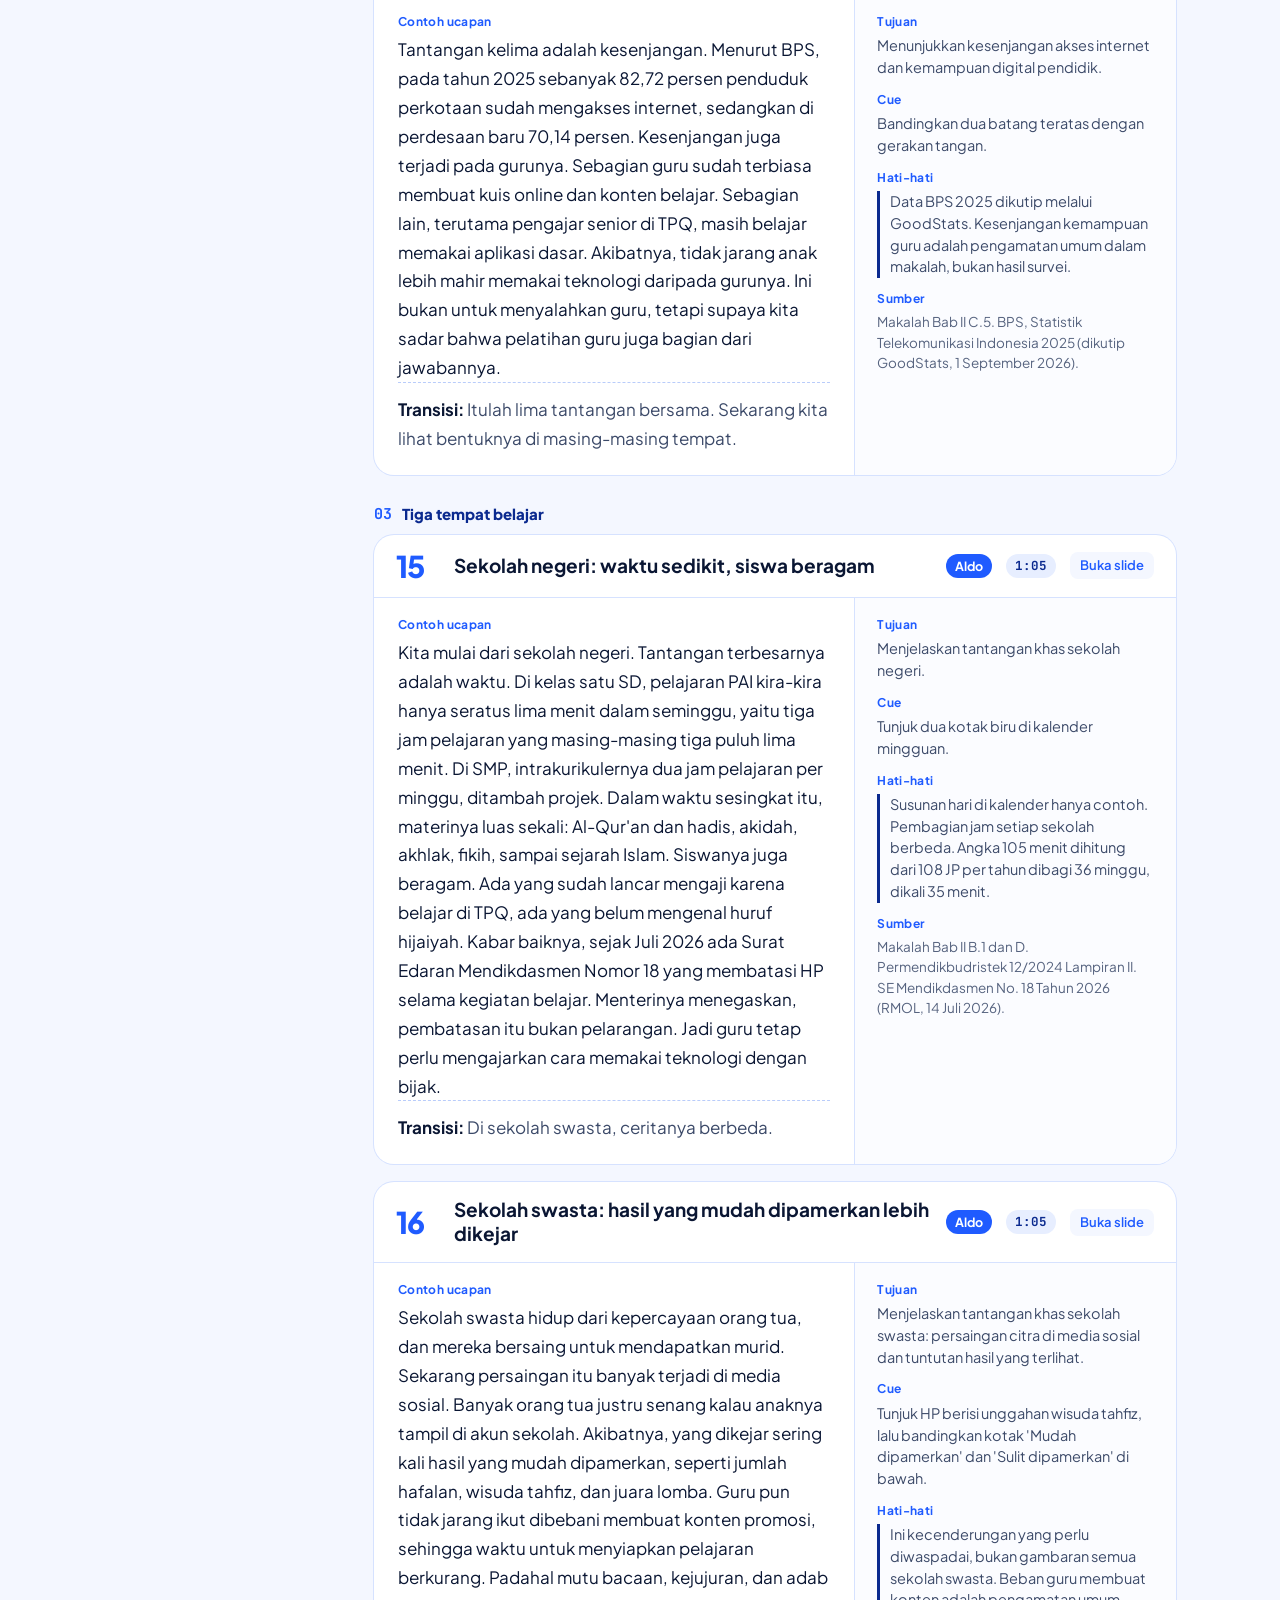
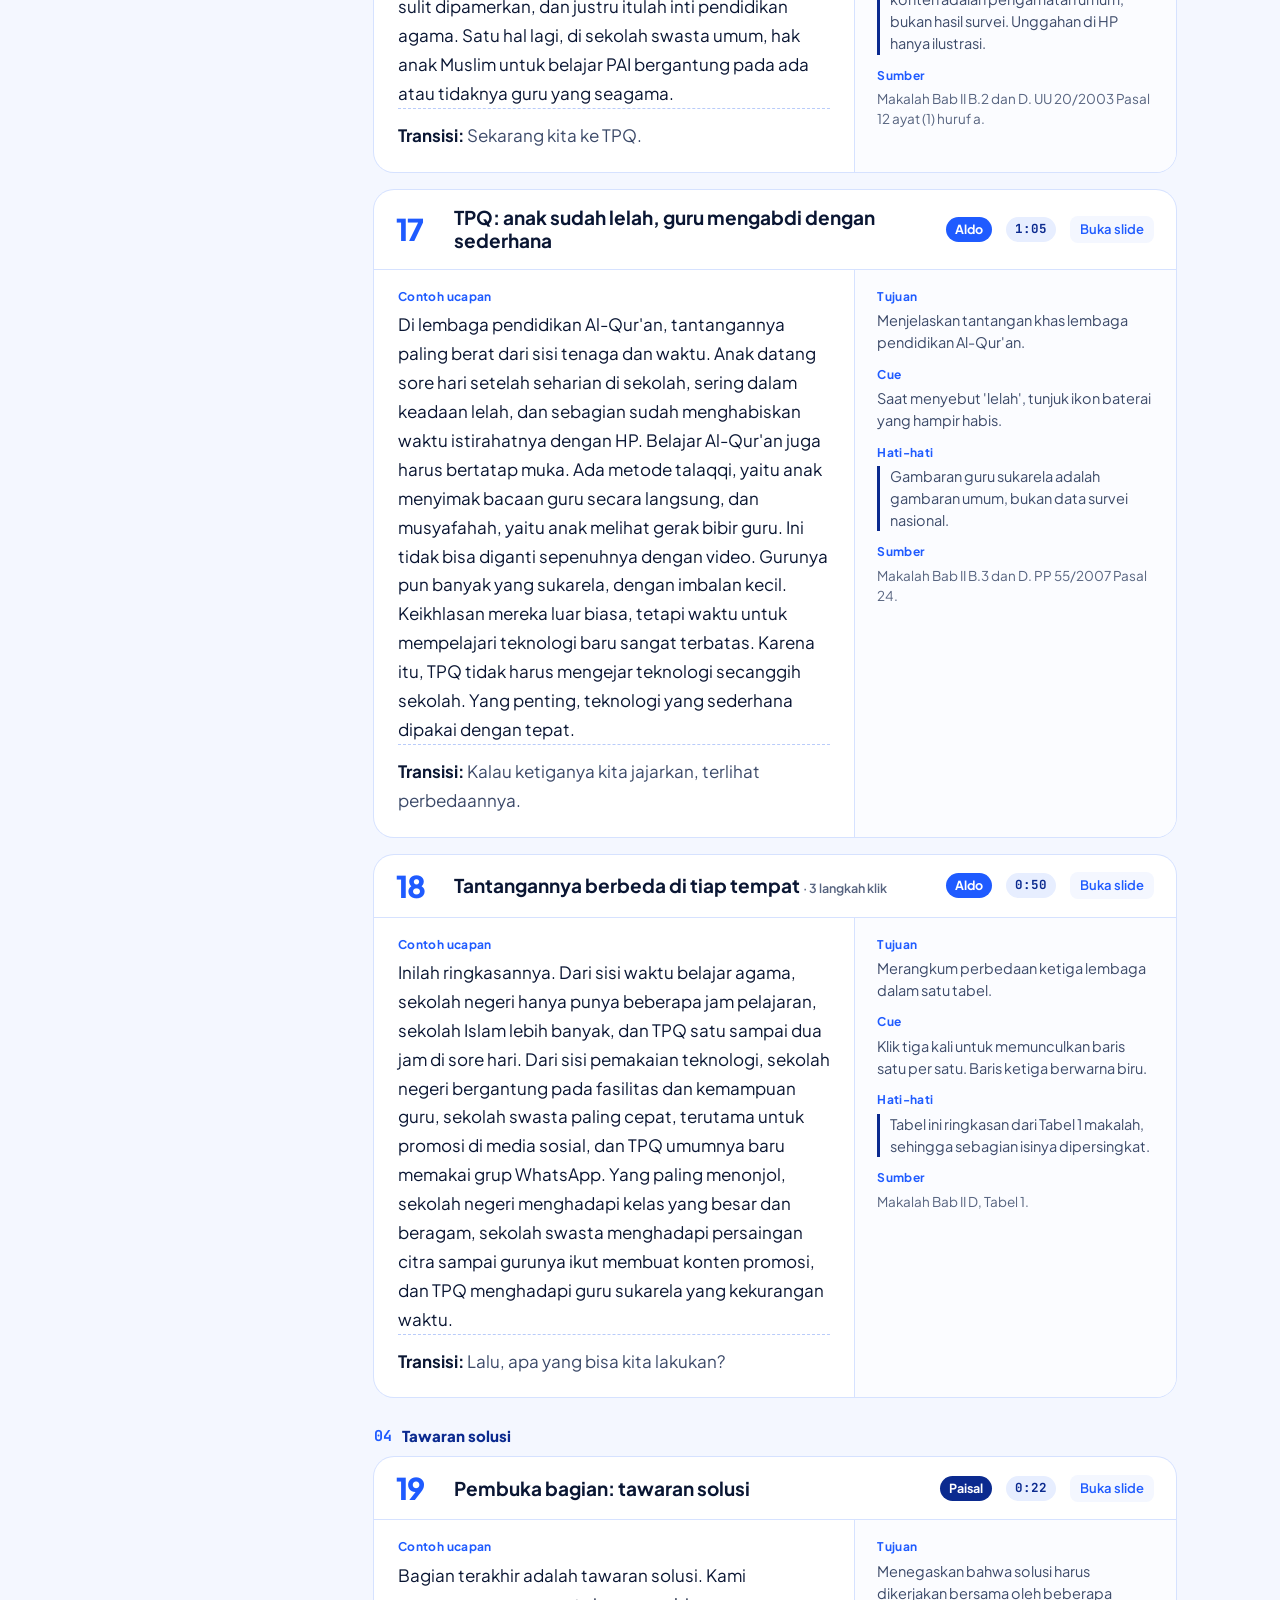
<file: revisi-4/panduan.html>
<!doctype html>
<html lang="id">
<head>
<meta charset="utf-8">
<meta name="viewport" content="width=device-width, initial-scale=1">
<title>Panduan Presentasi · Ekosistem Digital dan Tantangan PAI</title>
<link rel="stylesheet" href="assets/css/tokens.css">
<link rel="stylesheet" href="assets/css/docs.css">
</head>
<body>

<header class="hero">
  <svg class="net" aria-hidden="true"></svg>
  <div class="in">
    <nav class="crumb"><a href="index.html">Beranda</a><a href="presentasi.html">Presentasi</a><a href="bank-qa.html">Bank Q&amp;A</a><a href="glosarium.html">Glosarium</a></nav>
    <p class="kick">Panduan presentasi · Literasi Digital PAI, pertemuan 3</p>
    <h1>Ekosistem Digital dan Tantangan <em>Pendidikan Agama Islam</em></h1>
    <p class="sub">Contoh ucapan, cue, dan batas klaim untuk setiap slide. Naskahnya boleh disesuaikan dengan gaya bicara masing-masing. Yang penting, angka dan batas tafsirnya tetap.</p>
    <div class="meta"><span><b>Aldo Pratama Joani</b> · 2686130003</span><span><b>Paisal</b> · 2686130006</span><span>Dosen: <b>Dr. Muhamad Ali, M.Pd.I</b></span><span>Revisi 4 · Oktober 2026</span></div>
  </div>
</header>

<div class="layout">
  <aside class="toc">
    <p>ISI PANDUAN</p>
    <a href="#ringkas">Ringkasan dan pembagian</a>
    <a href="#pakai">Cara memakai file</a>
    <a href="#edit">Mengubah teks</a>
    <a href="#cek">Cek sebelum tampil</a>
    <a href="#garis">Batas klaim</a>
    <a href="#slide">Panduan per slide</a>
    <div class="sub" id="toc-slides"></div>
    <a href="#pustaka">Daftar pustaka</a>
  </aside>

  <main>
    <section class="blk" id="ringkas">
      <h2 class="h"><small>01</small>Ringkasan dan pembagian pembicara</h2>
      <p class="lede">Alurnya mengikuti bab makalah: pengertian ekosistem digital, lima tantangan bersama, tantangan khas di sekolah negeri, sekolah swasta, dan TPQ, lalu tawaran solusi yang ditutup dengan diskusi. Audiens kelas banyak yang sudah berpengalaman mengajar, jadi bicaralah pelan, pakai kalimat utuh, dan beri jeda setelah angka penting. <span id="ratio"></span></p>
      <div class="facts" id="facts"></div>
      <h3 class="chapter-h" style="margin-top:28px">Urutan pembicara</h3>
      <div class="tline" id="tline"></div>
      <div class="tlegend"><span><i style="background:var(--blue)"></i>Aldo</span><span><i style="background:var(--deep)"></i>Paisal</span><span><i style="background:var(--sky)"></i>Berdua</span></div>
      <table class="t" id="runs" style="margin-top:16px">
        <thead><tr><th>Slide</th><th>Pembicara</th><th>Isi</th><th>Durasi</th></tr></thead>
        <tbody></tbody>
      </table>
      <p class="lede" style="margin-top:14px">Durasi di atas adalah alokasi latihan, belum hasil pengukuran saat tampil. Kalau waktu mepet, slide 3, 9, 14, dan 18 paling aman dipersingkat.</p>
    </section>

    <section class="blk" id="pakai">
      <h2 class="h"><small>02</small>Cara memakai file</h2>
      <p class="lede">Semua file berjalan tanpa internet. Font dan pustaka animasi sudah ada di folder <code>assets</code>, jadi folder <b>HTML</b> di dalam <b>Revisi 4</b> cukup disalin utuh ke flashdisk atau laptop yang dipakai.</p>
      <div class="grid2">
        <div class="panel">
          <h3 class="chapter-h" style="margin-top:0">Tombol di presentasi</h3>
          <div class="keys">
            <div><kbd>→</kbd><kbd>Spasi</kbd><span>lanjut</span></div>
            <div><kbd>←</kbd><span>kembali</span></div>
            <div><kbd>F</kbd><span>layar penuh</span></div>
            <div><kbd>P</kbd><span>buka presenter view</span></div>
            <div><kbd>S</kbd><span>naskah di samping slide, satu layar</span></div>
            <div><kbd>O</kbd><span>lihat semua slide</span></div>
            <div><kbd>B</kbd><kbd>.</kbd><span>layar hitam</span></div>
            <div><kbd>12</kbd><kbd>Enter</kbd><span>lompat ke slide 12</span></div>
            <div><kbd>M</kbd><span>animasi nyala/mati</span></div>
            <div><kbd>Home</kbd><kbd>End</kbd><span>slide pertama/terakhir</span></div>
            <div><kbd>H</kbd><span>tampilkan bantuan</span></div>
          </div>
          <p class="lede" style="margin:14px 0 0;font-size:15px">Clicker presentasi biasa (PageUp/PageDown) langsung bisa dipakai. Beberapa slide punya langkah klik: slide 6 (tiga klik), 18 (tiga klik), dan 20 (tiga klik).</p>
        </div>
        <div class="panel">
          <h3 class="chapter-h" style="margin-top:0">Memakai dua layar</h3>
          <ul class="check">
            <li>Buka <b>presentasi.html</b> di Chrome atau Edge.</li>
            <li>Tekan <kbd>P</kbd>. Jendela presenter terbuka; izinkan pop-up bila browser bertanya.</li>
            <li>Atur tampilan Windows ke <b>Extend</b> (<kbd>Win</kbd>+<kbd>P</kbd>). Seret jendela presentasi ke proyektor, lalu tekan <kbd>F</kbd>.</li>
            <li>Jendela presenter tetap di laptop: berisi naskah, cue, slide berikutnya, dan timer.</li>
            <li>Navigasi bisa dari jendela mana saja. Keduanya selalu sinkron.</li>
            <li>Di iPad atau saat latihan dengan satu layar, ketuk layar lalu tombol <b>Naskah</b> (atau tekan <kbd>S</kbd>). Slide mengecil ke kiri, naskah, transisi, cue, dan timer tampil di kanan. Pada posisi tegak, naskah tampil di bawah.</li>
          </ul>
        </div>
      </div>
    </section>

    <section class="blk" id="edit">
      <h2 class="h"><small>02b</small>Mengubah teks seperti di PowerPoint</h2>
      <p class="lede">Teks slide dan catatan pembicara bisa diubah langsung dari presentasi, tanpa membuka kode.</p>
      <div class="grid2">
        <div class="panel">
          <h3 class="chapter-h" style="margin-top:0">Langkahnya</h3>
          <ul class="check">
            <li>Buka <b>presentasi.html</b>, lalu tekan <kbd>E</kbd> atau klik tombol <b>Edit teks</b> di pojok kiri bawah.</li>
            <li>Klik teks mana pun di slide, lalu ketik. Teks di dalam grafik (label, angka) juga bisa diklik.</li>
            <li>Pindah slide dengan tombol ‹ › di toolbar atau <kbd>PageUp</kbd>/<kbd>PageDown</kbd>.</li>
            <li>Naskah, cue, transisi, pembicara, dan durasi diubah di panel <b>Catatan pembicara</b> di bawah slide.</li>
            <li>Klik <b>Simpan ke file</b> atau tekan <kbd>Ctrl</kbd>+<kbd>S</kbd>. Pertama kali, pilih folder <b>HTML</b> (yang berisi presentasi.html) dan izinkan browser menyimpan.</li>
            <li>Tekan <kbd>Esc</kbd> atau <b>Selesai</b> untuk kembali ke mode presentasi.</li>
          </ul>
        </div>
        <div class="panel">
          <h3 class="chapter-h" style="margin-top:0">Yang perlu diketahui</h3>
          <ul class="check">
            <li>Perubahan tersimpan di <code>assets/js/edits.js</code>. File asli tidak ditimpa, dan versi sebelumnya disimpan sebagai <code>edits.prev.js</code>.</li>
            <li>Sebelum disimpan ke file, perubahan aman sebagai draf di browser itu. Draf tidak ikut kalau folder disalin ke laptop lain, jadi simpan ke file dulu.</li>
            <li>Tombol <b>B</b> untuk tebal, <b>Biru</b> untuk mewarnai kata seperti sorotan di judul, dan <b>Kembalikan slide ini</b> untuk membatalkan semua perubahan di slide tersebut.</li>
            <li>Angka yang beranimasi ikut menyesuaikan angka yang diketik. Tinggi batang grafik tidak ikut berubah; untuk itu datanya perlu diubah di kode.</li>
            <li>Naskah yang diubah langsung muncul di presenter view dan panduan ini.</li>
            <li>Simpan langsung ke folder berjalan di Chrome dan Edge. Di browser lain, file <code>edits.js</code> diunduh dan perlu dipindahkan manual ke <code>assets/js</code>.</li>
          </ul>
        </div>
      </div>
    </section>

    <section class="blk" id="cek">
      <h2 class="h"><small>03</small>Cek sebelum tampil</h2>
      <div class="grid2">
        <div class="panel">
          <h3 class="chapter-h" style="margin-top:0">Sehari sebelumnya</h3>
          <ul class="check">
            <li>Latihan penuh sekali dengan timer presenter. Catat slide yang molor.</li>
            <li>Latihan bagian pergantian pembicara: 5→6, 12→13, 18→19, dan 22→23. Pergantian cukup dengan saling memberi isyarat, tanpa menyebut nama.</li>
            <li>Baca bank Q&amp;A bagian masing-masing. Bagian D (solusi dan gamifikasi) kemungkinan paling banyak ditanya.</li>
            <li>Salin folder HTML utuh ke flashdisk dan coba buka dari sana.</li>
          </ul>
        </div>
        <div class="panel">
          <h3 class="chapter-h" style="margin-top:0">Sepuluh menit sebelum mulai</h3>
          <ul class="check">
            <li>Buka presentasi di laptop kelas. Pastikan judul memakai huruf tebal yang rapat; kalau terlihat seperti font Windows biasa, folder <code>assets</code> mungkin tidak ikut tersalin.</li>
            <li>Uji clicker: maju, mundur, dan layar hitam.</li>
            <li>Kalau animasi terasa patah-patah di proyektor, tekan <kbd>M</kbd> untuk mematikannya.</li>
            <li>Kembali ke slide 1 dengan <kbd>Home</kbd>, lalu tekan Ulang pada timer presenter.</li>
          </ul>
        </div>
      </div>
    </section>

    <section class="blk" id="garis">
      <h2 class="h"><small>04</small>Batas klaim yang dijaga</h2>
      <p class="lede">Rumusan di bawah menjaga agar penjelasan tidak melebihi data. Kalau ragu saat menjawab, pakai rumusan ini.</p>
      <div class="redlines">
        <div><b>Ukuran efek, bukan persen</b><span>0,49; 0,36; dan 0,25 adalah ukuran efek dari meta-analisis Sailer dan Homner. Jangan dibaca 49 persen.</span></div>
        <div><b>Data nasional</b><span>Angka APJII, BPS, dan UNESCO menggambarkan keadaan umum, bukan keadaan sekolah atau TPQ tertentu.</span></div>
        <div><b>Generasi Alfa dari laporan orang tua</b><span>APJII hanya mewawancarai responden 13 tahun ke atas. Angka 79,73% untuk anak 12 tahun ke bawah berasal dari laporan orang tua.</span></div>
        <div><b>177.938 per Juli 2022</b><span>Jumlah lembaga di SIPDAR PQ pada tanggal itu. Sebutkan tahunnya bila mengutip.</span></div>
        <div><b>105 menit adalah hitungan</b><span>108 JP per tahun dibagi 36 minggu, dikali 35 menit. Susunan hari di slide 15 hanya contoh.</span></div>
        <div><b>Survei kesopanan tentang orang dewasa</b><span>Digital Civility Index mengukur warganet 18–74 tahun. Data anak muda adalah survei U-Report.</span></div>
        <div><b>"Dapat memantau"</b><span>89% dari 163 aplikasi dapat atau telah memantau anak di luar jam sekolah. Itu analisis Human Rights Watch yang dikutip UNESCO.</span></div>
        <div><b>Membatasi tetap perlu</b><span>Livingstone dan Helsper tidak menyimpulkan bahwa mendampingi lebih baik daripada membatasi. Keduanya berperan.</span></div>
        <div><b>Pembatasan, bukan pelarangan</b><span>SE Mendikdasmen No. 18/2026 membatasi HP selama kegiatan belajar. Prinsip 3S kami kutip dari pemberitaan.</span></div>
        <div><b>Solusi adalah tawaran</b><span>Semua solusi di bagian 4 belum diuji di lapangan. Sampaikan sebagai bahan diskusi.</span></div>
      </div>
    </section>

    <section class="blk" id="slide">
      <h2 class="h"><small>05</small>Panduan per slide</h2>
      <p class="lede">Kolom kiri berisi contoh ucapan. Tidak perlu dihafal kata per kata: pahami alurnya, pegang angkanya, lalu sampaikan dengan bahasa sendiri. Kolom kanan berisi tujuan, cue gerak, dan hal yang perlu dihindari.</p>
      <div id="guide-slides"></div>
    </section>

    <section class="blk" id="pustaka">
      <h2 class="h"><small>06</small>Daftar pustaka</h2>
      <p class="lede">Sama dengan daftar pustaka makalah Revisi 4.</p>
      <div class="panel">
        <p class="refs-h">Buku dan Dokumen Resmi</p>
        <ol class="refs">
          <li>an-Nahlawi, Abdurrahman. <i>Pendidikan Islam di Rumah, Sekolah, dan Masyarakat</i>. Terjemahan Shihabuddin. Jakarta: Gema Insani Press, 1995.</li>
          <li>Badan Pusat Statistik. <i>Profil Anak Usia Dini 2024</i>. Jakarta: Badan Pusat Statistik, 2024.</li>
          <li>Badan Pusat Statistik. <i>Statistik Telekomunikasi Indonesia 2025</i>. Jakarta: Badan Pusat Statistik, 2026.</li>
          <li>Belshaw, Douglas A. J. <i>The Essential Elements of Digital Literacies</i>. Independent Publisher, 2014.</li>
          <li>Bunt, Gary R. <i>Hashtag Islam: How Cyber-Islamic Environments Are Transforming Religious Authority</i>. Chapel Hill: University of North Carolina Press, 2018.</li>
          <li>Kementerian Agama RI. <i>Al-Qur'an dan Terjemahannya</i>. Jakarta: Lajnah Pentashihan Mushaf Al-Qur'an, 2019.</li>
          <li>Kementerian Komunikasi dan Informatika RI. <i>Modul Literasi Digital: Kecakapan Digital, Budaya Digital, Etika Digital, dan Keamanan Digital</i>. Jakarta: Kominfo dan Siberkreasi, 2021.</li>
          <li>Nata, Abuddin. <i>Pendidikan Islam di Era Digital: Tantangan dan Peluang</i>. Jakarta: Kencana, 2020.</li>
          <li>UNESCO. <i>Global Education Monitoring Report 2023: Technology in Education: A Tool on Whose Terms?</i> Paris: UNESCO, 2023.</li>
          <li>Werbach, Kevin, dan Dan Hunter. <i>For the Win: How Game Thinking Can Revolutionize Your Business</i>. Philadelphia: Wharton Digital Press, 2012.</li>
        </ol>
        <p class="refs-h">Kitab Hadis</p>
        <ol class="refs">
          <li>al-Bukhari, Muhammad bin Isma'il. <i>Shahih al-Bukhari</i>. Kitab Bad' al-Wahy no. 1; Kitab al-Jumu'ah no. 893; Kitab al-Adab no. 6018.</li>
          <li>Muslim bin al-Hajjaj. <i>Shahih Muslim</i>. Muqaddimah; Kitab al-Iman no. 47; Kitab al-Imarah no. 1829.</li>
          <li>at-Tirmidzi, Muhammad bin 'Isa. <i>Sunan at-Tirmidzi</i>. Kitab Fadha'il al-Qur'an, no. 2910.</li>
        </ol>
        <p class="refs-h">Artikel Jurnal dan Prosiding</p>
        <ol class="refs">
          <li>Ababil, A. M. S., Z. Abidin, Saifuddin, dan A. Fawait. "Penerapan Gamifikasi dalam Pembelajaran Pendidikan Islam untuk Meningkatkan Motivasi dan Hasil Belajar Siswa." <i>Indonesian Journal on Education (IJoEd)</i> 1, no. 4 (2025): 316–322. https://doi.org/10.70437/ijoed.v1i4.72.</li>
          <li>Al-Aqsha, A. Q., D. A. Saputri, dan I. Makruf. "Fragmentasi Otoritas Keagamaan dalam Konten Media Digital: Tantangan Epistemologis bagi Pembelajaran PAI." <i>Mozaic: Islamic Studies Journal</i> 5, no. 1 (2026). https://doi.org/10.35719/mozaic.v5i01.2616.</li>
          <li>Deci, Edward L., Richard Koestner, dan Richard M. Ryan. "A Meta-Analytic Review of Experiments Examining the Effects of Extrinsic Rewards on Intrinsic Motivation." <i>Psychological Bulletin</i> 125, no. 6 (1999): 627–668.</li>
          <li>Deterding, Sebastian, Dan Dixon, Rilla Khaled, dan Lennart Nacke. "From Game Design Elements to Gamefulness: Defining 'Gamification'." Dalam <i>Proceedings of the 15th International Academic MindTrek Conference</i>, 9–15. New York: ACM, 2011.</li>
          <li>Epstein, Joyce L. "School/Family/Community Partnerships: Caring for the Children We Share." <i>Phi Delta Kappan</i> 76, no. 9 (1995): 701–712.</li>
          <li>Hanus, Michael D., dan Jesse Fox. "Assessing the Effects of Gamification in the Classroom: A Longitudinal Study on Intrinsic Motivation, Social Comparison, Satisfaction, Effort, and Academic Performance." <i>Computers &amp; Education</i> 80 (2015): 152–161.</li>
          <li>Livingstone, Sonia, dan Ellen J. Helsper. "Parental Mediation of Children's Internet Use." <i>Journal of Broadcasting &amp; Electronic Media</i> 52, no. 4 (2008): 581–599.</li>
          <li>Ma'rufin. "Pesantren, Pondok Modern, Metode Targhib dan Tarhib (Reward dan Punishment dalam Pendidikan Islam)." <i>Risâlah: Jurnal Pendidikan dan Studi Islam</i> 2, no. 1 (2015): 67–77. https://doi.org/10.31943/jurnal_risalah.v2i1.13.</li>
          <li>Marsinah dan Nurhasanah. "Dampak Penggunaan Gadget terhadap Perubahan Minat Membaca Al-Qur'an di Desa Kawuwu Bima." <i>JEMARI: Jurnal Edukasi Mahasiswa Sunan Giri</i> 1, no. 1 (2023): 1–11. https://doi.org/10.47625/jemari.v1i1.474.</li>
          <li>Moore, James F. "Predators and Prey: A New Ecology of Competition." <i>Harvard Business Review</i> 71, no. 3 (1993): 75–86.</li>
          <li>Rifdillah, M., Wahyuddin, A. Muhtarom, P. Mulyosaputro, dan V. Vitisia. "Pendidikan Islam, New Media dan Pergeseran Otoritas Keagamaan." <i>Kaganga: Jurnal Pendidikan Sejarah dan Riset Sosial Humaniora</i> 7, no. 1 (2024). https://doi.org/10.31539/kaganga.v7i1.8892.</li>
          <li>Ryan, Richard M., dan Edward L. Deci. "Self-Determination Theory and the Facilitation of Intrinsic Motivation, Social Development, and Well-Being." <i>American Psychologist</i> 55, no. 1 (2000): 68–78.</li>
          <li>Saharani, L., dan A. D. Ningsih. "Implementasi Penggunaan Media Pembelajaran Berbasis Gamifikasi pada Pembelajaran Tahfidz di MTsS Al-Washliyah Medan Krio." <i>EDU SOCIETY: Jurnal Pendidikan, Ilmu Sosial dan Pengabdian kepada Masyarakat</i> 5, no. 1 (2025): 287–295. https://doi.org/10.56832/edu.v5i1.785.</li>
          <li>Sailer, Michael, dan Lisa Homner. "The Gamification of Learning: A Meta-analysis." <i>Educational Psychology Review</i> 32 (2020): 77–112. https://doi.org/10.1007/s10648-019-09498-w.</li>
          <li>Setiadi, F. M., S. Maryati, dan A. S. Mubharokh. "Analisis Dampak Penggunaan Gadget terhadap Perkembangan Psikologis dan Keagamaan Anak Usia Dini (TK dan SD) dalam Perspektif Pendidikan Agama Islam." <i>Muaddib: Islamic Education Journal</i> 7, no. 1 (2024): 1–11. https://doi.org/10.19109/muaddib.v7i1.24432.</li>
        </ol>
        <p class="refs-h">Peraturan Perundang-undangan</p>
        <ol class="refs">
          <li>Peraturan Menteri Pendidikan, Kebudayaan, Riset, dan Teknologi Nomor 12 Tahun 2024 tentang Kurikulum pada Pendidikan Anak Usia Dini, Jenjang Pendidikan Dasar, dan Jenjang Pendidikan Menengah.</li>
          <li>Peraturan Pemerintah Republik Indonesia Nomor 17 Tahun 2025 tentang Tata Kelola Penyelenggaraan Sistem Elektronik dalam Pelindungan Anak.</li>
          <li>Peraturan Pemerintah Republik Indonesia Nomor 55 Tahun 2007 tentang Pendidikan Agama dan Pendidikan Keagamaan.</li>
          <li>Surat Edaran Menteri Pendidikan Dasar dan Menengah Nomor 18 Tahun 2026 tentang Pembatasan Penggunaan Gawai di Satuan Pendidikan.</li>
          <li>Undang-Undang Republik Indonesia Nomor 20 Tahun 2003 tentang Sistem Pendidikan Nasional.</li>
          <li>Undang-Undang Republik Indonesia Nomor 27 Tahun 2022 tentang Pelindungan Data Pribadi.</li>
        </ol>
        <p class="refs-h">Sumber Daring</p>
        <ol class="refs">
          <li>"6% Anak di Bawah Usia 1 Tahun Sudah Gunakan HP." <i>GoodStats Data</i>. https://data.goodstats.id/statistic/6-anak-di-bawah-usia-1-tahun-sudah-gunakan-hp-Jan9u.</li>
          <li>"77% Penduduk Indonesia Sudah Mengakses Internet pada 2025." <i>GoodStats Data</i>, 1 September 2026. https://data.goodstats.id/statistic/77-penduduk-indonesia-sudah-mengakses-internet-pada-2025-TSsJU.</li>
          <li>"APJII Catat Tingkat Penetrasi Internet Indonesia Capai 80,66 Persen." <i>ANTARA News</i>, 6 Agustus 2025. https://www.antaranews.com/berita/5019229/apjii-catat-tingkat-penetrasi-internet-indonesia-capai-8066-persen.</li>
          <li>"Dapatkan Nomor Statistik TPA/TPQ dengan Daftar Online di Link Ini." <i>NU Online</i>, 29 Juli 2022. https://www.nu.or.id/nasional/dapatkan-nomor-statistik-tpa-tpq-dengan-daftar-online-di-link-ini-Fl2X0.</li>
          <li>"Instagram hingga TikTok Diminta Batasi Anak Main Medsos, Aplikasi Lain Kapan?" <i>Katadata</i>, 2026. https://katadata.co.id/digital/teknologi/69dd84da5d495/instagram-hingga-tiktok-diminta-batasi-anak-main-medsos-aplikasi-lain-kapan.</li>
          <li>"Kemendikdasmen Terbitkan Aturan Pembatasan Gawai di Sekolah." <i>RMOL</i>, 14 Juli 2026. https://rmol.id/politik/read/2026/07/14/714568/kemendikdasmen-terbitkan-aturan-pembatasan-gawai-di-sekolah.</li>
          <li>"Kemendikdasmen Terbitkan Aturan Penggunaan Gawai di Sekolah, Ini Rinciannya." <i>Warta Ekonomi</i>, 14 Juli 2026. https://wartaekonomi.co.id/read622412/kemendikdasmen-terbitkan-aturan-penggunaan-gawai-di-sekolah-ini-rinciannya.</li>
          <li>"Online Hell: Cyberbullying in Indonesia Remains Vicious and Rampant." <i>The Jakarta Post</i>, 9 Agustus 2022. https://www.thejakartapost.com/culture/2022/08/09/online-hell-cyberbullying-in-indonesia-remains-vicious-and-rampant.html.</li>
          <li>"Penetrasi Internet Indonesia Menurut Generasi 2025, Milenial dan Gen Z Terdepan." <i>GoodStats Data</i>, 2025. https://data.goodstats.id/statistic/penetrasi-internet-indonesia-menurut-generasi-2025-milenial-dan-gen-z-terdepan-jw8fn.</li>
          <li>"PP Tunas Berlaku 28 Maret 2026, Tiktok hingga Roblox Bakal Terdampak." <i>Bisnis.com</i>, 26 Maret 2026. https://teknologi.bisnis.com/read/20260326/101/1962326/pp-tunas-berlaku-28-maret-2026-tiktok-hingga-roblox-bakal-terdampak.</li>
          <li>"Riset: Netizen di Indonesia Paling Tak Sopan se-Asia Tenggara." <i>CNN Indonesia</i>, 25 Februari 2021. https://www.cnnindonesia.com/teknologi/20210225115954-185-610735/riset-netizen-di-indonesia-paling-tak-sopan-se-asia-tenggara.</li>
        </ol>
      </div>
    </section>
  </main>
</div>

<footer class="f">Panduan ini dibuat dari data yang sama dengan presentasi (<code>assets/js/deck-data.js</code>), jadi naskah dan nomor slide selalu cocok. Untuk dicetak, gunakan Ctrl+P lalu pilih "Simpan sebagai PDF".</footer>

<script src="assets/js/deck-data.js"></script>
<script src="assets/js/edits.js"></script>
<script src="assets/js/docs.js"></script>
</body>
</html>
</file>
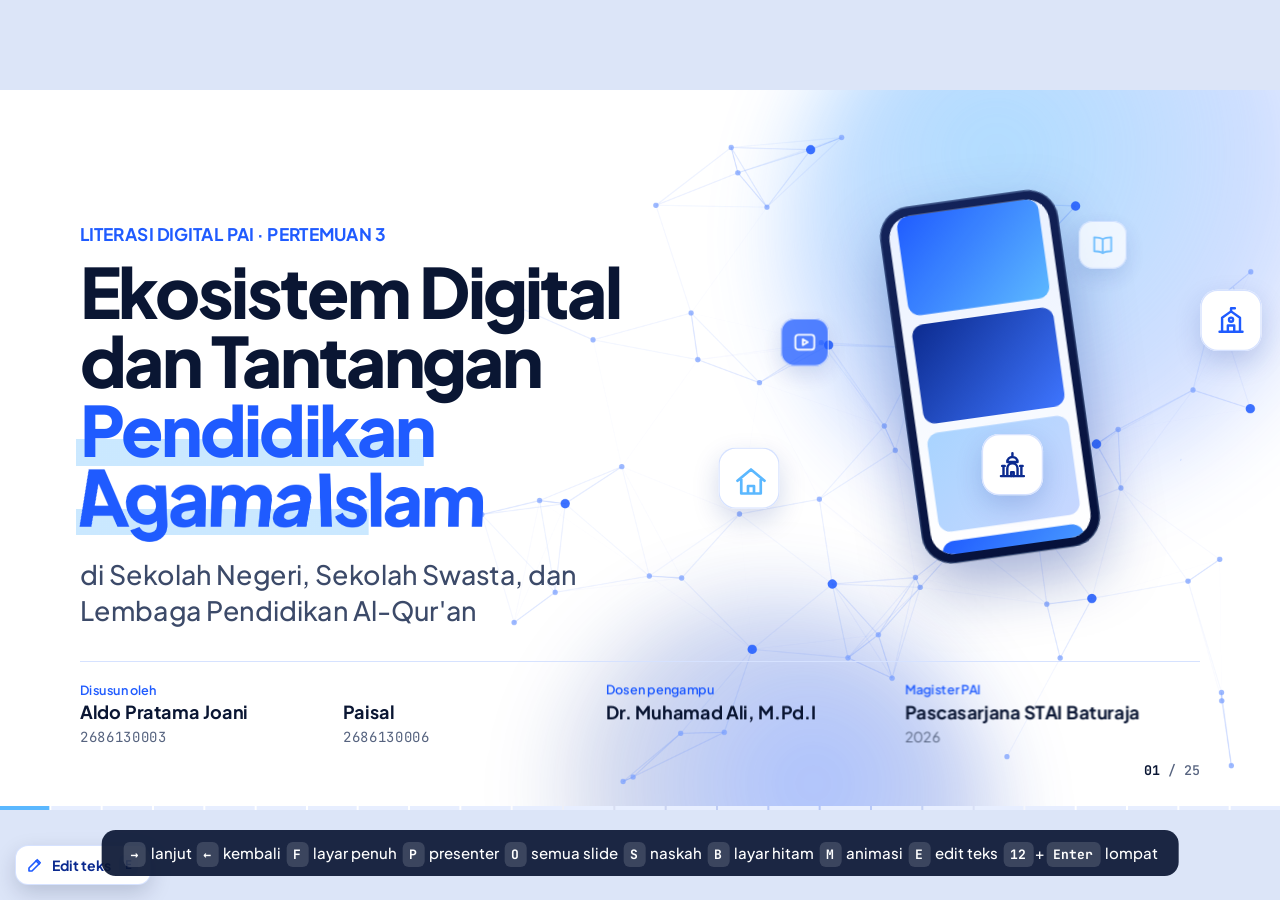
<file: revisi-4/presentasi.html>
<!doctype html>
<html lang="id">
<head>
<meta charset="utf-8">
<meta name="viewport" content="width=device-width, initial-scale=1, maximum-scale=1, user-scalable=no, viewport-fit=cover">
<meta name="apple-mobile-web-app-capable" content="yes">
<meta name="mobile-web-app-capable" content="yes">
<meta name="apple-mobile-web-app-status-bar-style" content="black-translucent">
<meta name="apple-mobile-web-app-title" content="Presentasi PAI">
<meta name="theme-color" content="#061A5C">
<link rel="apple-touch-icon" href="assets/img/icon-180.png">
<link rel="icon" href="assets/img/icon-180.png">
<title>Ekosistem Digital dan Tantangan Pendidikan Agama Islam</title>
<link rel="stylesheet" href="assets/css/tokens.css">
<link rel="stylesheet" href="assets/css/deck.css">
<link rel="stylesheet" href="assets/css/slides.css">
<link rel="stylesheet" href="assets/css/editor.css">
</head>
<body>

<!-- Ikon garis (dipakai lewat <use>) -->
<svg width="0" height="0" style="position:absolute" aria-hidden="true">
  <defs>
    <symbol id="i-phone" viewBox="0 0 24 24"><rect x="6" y="2" width="12" height="20" rx="2.5"/><path d="M10.5 18.5h3"/></symbol>
    <symbol id="i-tv" viewBox="0 0 24 24"><rect x="2.5" y="4" width="19" height="13" rx="2"/><path d="M8 21h8M12 17v4"/></symbol>
    <symbol id="i-play" viewBox="0 0 24 24"><rect x="2.5" y="4.5" width="19" height="15" rx="3"/><path d="M10 9v6l5-3z"/></symbol>
    <symbol id="i-algo" viewBox="0 0 24 24"><path d="M4 6h10M18 6h2M4 12h4M12 12h8M4 18h12M20 18h0"/><circle cx="16" cy="6" r="2"/><circle cx="10" cy="12" r="2"/><circle cx="18" cy="18" r="2"/></symbol>
    <symbol id="i-db" viewBox="0 0 24 24"><ellipse cx="12" cy="5.5" rx="8" ry="3"/><path d="M4 5.5v13c0 1.7 3.6 3 8 3s8-1.3 8-3v-13M4 12c0 1.7 3.6 3 8 3s8-1.3 8-3"/></symbol>
    <symbol id="i-shield" viewBox="0 0 24 24"><path d="M12 2.5 4.5 5.5v6c0 4.6 3.2 8.6 7.5 10 4.3-1.4 7.5-5.4 7.5-10v-6z"/><path d="m9 12 2 2 4-4"/></symbol>
    <symbol id="i-eye" viewBox="0 0 24 24"><path d="M2 12s3.6-7 10-7 10 7 10 7-3.6 7-10 7S2 12 2 12z"/><circle cx="12" cy="12" r="3"/></symbol>
    <symbol id="i-book" viewBox="0 0 24 24"><path d="M12 6.5C10 5 7 4.5 3.5 4.5v14c3.5 0 6.5.5 8.5 2 2-1.5 5-2 8.5-2v-14C17 4.5 14 5 12 6.5zM12 6.5v14"/></symbol>
    <symbol id="i-heart" viewBox="0 0 24 24"><path d="M12 20s-7.5-4.6-7.5-10.2A4.3 4.3 0 0 1 12 7a4.3 4.3 0 0 1 7.5 2.8C19.5 15.4 12 20 12 20z"/></symbol>
    <symbol id="i-clock" viewBox="0 0 24 24"><circle cx="12" cy="12" r="9"/><path d="M12 7v5l3.5 2"/></symbol>
    <symbol id="i-star" viewBox="0 0 24 24"><path d="m12 3 2.7 5.6 6.1.9-4.4 4.3 1 6.1L12 17l-5.4 2.9 1-6.1-4.4-4.3 6.1-.9z"/></symbol>
    <symbol id="i-rank" viewBox="0 0 24 24"><path d="M3 20h18M5 20v-6h4v6M10 20V9h4v11M15 20v-8h4v8"/></symbol>
    <symbol id="i-chat" viewBox="0 0 24 24"><path d="M4 5h16v11H9l-5 4z"/></symbol>
    <symbol id="i-check" viewBox="0 0 24 24"><path d="m4.5 12.5 5 5 10-11"/></symbol>
    <symbol id="i-x" viewBox="0 0 24 24"><path d="M6 6l12 12M18 6 6 18"/></symbol>
    <symbol id="i-net" viewBox="0 0 24 24"><circle cx="12" cy="5" r="2.5"/><circle cx="5" cy="18" r="2.5"/><circle cx="19" cy="18" r="2.5"/><path d="M10.8 7.2 6.2 15.8M13.2 7.2l4.6 8.6M7.5 18h9"/></symbol>
    <symbol id="i-lock" viewBox="0 0 24 24"><rect x="4.5" y="10.5" width="15" height="10" rx="2"/><path d="M8 10.5V7a4 4 0 0 1 8 0v3.5"/></symbol>
    <symbol id="i-search" viewBox="0 0 24 24"><circle cx="11" cy="11" r="6.5"/><path d="m16 16 4.5 4.5"/></symbol>
    <symbol id="i-school" viewBox="0 0 24 24"><path d="M3 21h18M5 21V10l7-5 7 5v11M9.5 21v-5h5v5"/><path d="M12 5V2.5h3"/><circle cx="12" cy="11.5" r="1.6"/></symbol>
    <symbol id="i-mosque" viewBox="0 0 24 24"><path d="M3 21h18M5 21v-8M19 21v-8M4 13h2M18 13h2M8 21v-6a4 4 0 0 1 8 0v6M12 6a4 4 0 0 1 4 4H8a4 4 0 0 1 4-4zM12 6V3"/><path d="M11 21v-3h2v3"/></symbol>
    <symbol id="i-home" viewBox="0 0 24 24"><path d="M3 11.5 12 4l9 7.5M5.5 9.5V20h13V9.5M10 20v-5h4v5"/></symbol>
    <symbol id="i-building" viewBox="0 0 24 24"><path d="M4 21V5l8-2v18M12 7h8v14M3 21h18M7 8h2M7 12h2M7 16h2M15 11h2M15 15h2"/></symbol>
    <symbol id="i-battery" viewBox="0 0 24 24"><rect x="2.5" y="7.5" width="17" height="9" rx="2"/><path d="M21.5 10.5v3M5.5 10.5v3"/></symbol>
    <symbol id="i-bot" viewBox="0 0 24 24"><rect x="4" y="7.5" width="16" height="12" rx="3.5"/><path d="M12 7.5V4M9 13h0M15 13h0M9.5 16.5h5"/><circle cx="12" cy="3.5" r="1"/></symbol>
    <symbol id="i-user" viewBox="0 0 24 24"><circle cx="12" cy="8" r="4"/><path d="M4 21a8 8 0 0 1 16 0"/></symbol>
    <symbol id="i-users" viewBox="0 0 24 24"><circle cx="9" cy="8" r="3.5"/><path d="M2.5 20a6.5 6.5 0 0 1 13 0"/><path d="M16 4.6a3.5 3.5 0 0 1 0 6.8M18 14.2a6.5 6.5 0 0 1 3.5 5.8"/></symbol>
    <symbol id="i-photo" viewBox="0 0 24 24"><rect x="3" y="5" width="18" height="14" rx="2.5"/><circle cx="9" cy="10" r="2"/><path d="m21 16-5-5-9 8"/></symbol>
    <symbol id="i-share" viewBox="0 0 24 24"><circle cx="18" cy="5.5" r="2.5"/><circle cx="6" cy="12" r="2.5"/><circle cx="18" cy="18.5" r="2.5"/><path d="m8.2 10.8 7.6-4.1M8.2 13.2l7.6 4.1"/></symbol>
    <symbol id="i-sun" viewBox="0 0 24 24"><circle cx="12" cy="12" r="4.5"/><path d="M12 2v2.5M12 19.5V22M2 12h2.5M19.5 12H22M4.9 4.9l1.8 1.8M17.3 17.3l1.8 1.8M4.9 19.1l1.8-1.8M17.3 6.7l1.8-1.8"/></symbol>
    <symbol id="i-moon" viewBox="0 0 24 24"><path d="M20 14.5A8.5 8.5 0 0 1 9.5 4a8.5 8.5 0 1 0 10.5 10.5z"/></symbol>
    <symbol id="i-sunset" viewBox="0 0 24 24"><path d="M5 17a7 7 0 0 1 14 0M2 17h20M12 3v4M4.2 9.2l1.8 1.3M19.8 9.2 18 10.5M7 21h10"/></symbol>
    <symbol id="i-comment" viewBox="0 0 24 24"><path d="M4 4.5h16v11H11l-4.5 4v-4H4z"/><path d="M8 8.5h8M8 11.5h5"/></symbol>
    <symbol id="i-like" viewBox="0 0 24 24"><path d="M7 10.5v10H3.5v-10zM7 10.5l4-7.5a2.5 2.5 0 0 1 2.5 2.8L13 9.5h6a2 2 0 0 1 2 2.4l-1.6 7A2 2 0 0 1 17.4 20.5H7"/></symbol>
    <symbol id="i-signal" viewBox="0 0 24 24"><path d="M4 20v-3M9 20v-7M14 20v-11M19 20V4"/></symbol>
    <symbol id="i-grad" viewBox="0 0 24 24"><path d="M2 9.5 12 5l10 4.5-10 4.5z"/><path d="M6 11.5V16c0 1.5 2.7 3 6 3s6-1.5 6-3v-4.5M22 9.5v5"/></symbol>
    <symbol id="i-link" viewBox="0 0 24 24"><path d="M10 14a4.5 4.5 0 0 0 6.4 0l3-3a4.5 4.5 0 0 0-6.4-6.4l-1 1"/><path d="M14 10a4.5 4.5 0 0 0-6.4 0l-3 3a4.5 4.5 0 0 0 6.4 6.4l1-1"/></symbol>
    <symbol id="i-rule" viewBox="0 0 24 24"><rect x="4" y="3" width="16" height="18" rx="2"/><path d="M8 8h8M8 12h8M8 16h5"/></symbol>
    <symbol id="i-quote" viewBox="0 0 24 24"><path d="M10 7H6a2 2 0 0 0-2 2v3a2 2 0 0 0 2 2h2v3l3-3v-5a2 2 0 0 0-1-2zM20 7h-4a2 2 0 0 0-2 2v3a2 2 0 0 0 2 2h2v3l3-3v-5a2 2 0 0 0-1-2z"/></symbol>
    <symbol id="i-hourglass" viewBox="0 0 24 24"><path d="M6 3h12M6 21h12M7 3c0 5 5 6 5 9s-5 4-5 9M17 3c0 5-5 6-5 9s5 4 5 9"/></symbol>
    <symbol id="i-bolt" viewBox="0 0 24 24"><path d="M13 2 4 14h7l-1 8 9-12h-7z"/></symbol>
  </defs>
</svg>

<div id="viewport">
<div id="stage">

<!-- ================= BAGIAN 1 · EKOSISTEM DIGITAL ================= -->

<section class="slide" data-id="s01" data-chrome="cover">
  <canvas class="cover-net" width="1920" height="1080"></canvas>
  <div class="orb" style="width:900px;height:900px;right:-160px;top:-220px"></div>
  <div class="orb b" style="width:700px;height:700px;right:420px;bottom:-380px"></div>
  <div class="cover-phone" aria-hidden="true">
    <svg class="orbit" viewBox="0 0 900 900">
      <ellipse class="orbit-path" id="orbitPath" cx="450" cy="450" rx="400" ry="150" transform="rotate(-18 450 450)"/>
      <ellipse class="orbit-path b" cx="450" cy="450" rx="330" ry="360" transform="rotate(24 450 450)"/>
    </svg>
    <div class="ph">
      <div class="ph-screen">
        <div class="feed loop-feed">
          <i class="fc a"></i><i class="fc b"></i><i class="fc c"></i><i class="fc a"></i><i class="fc b"></i><i class="fc c"></i>
        </div>
      </div>
    </div>
    <div class="sat s1"><svg><use href="#i-school"/></svg></div>
    <div class="sat s2"><svg><use href="#i-mosque"/></svg></div>
    <div class="sat s3"><svg><use href="#i-home"/></svg></div>
    <div class="sat s4"><svg><use href="#i-play"/></svg></div>
    <div class="sat s5"><svg><use href="#i-book"/></svg></div>
  </div>
  <div class="cover-text">
    <p class="kicker" data-a="scramble">LITERASI DIGITAL PAI · PERTEMUAN 3</p>
    <h1 class="display" data-a="words">Ekosistem Digital dan Tantangan <em>Pendidikan Agama Islam</em></h1>
    <p class="lead cover-sub" data-a="mask">di Sekolah Negeri, Sekolah Swasta, dan Lembaga Pendidikan Al-Qur'an</p>
  </div>
  <div class="cover-meta" data-a="stagger" data-st="0.08">
    <div><span class="mk">Disusun oleh</span><b>Aldo Pratama Joani</b><span class="mono">2686130003</span></div>
    <div><span class="mk">&nbsp;</span><b>Paisal</b><span class="mono">2686130006</span></div>
    <div><span class="mk">Dosen pengampu</span><b>Dr. Muhamad Ali, M.Pd.I</b><span>&nbsp;</span></div>
    <div><span class="mk">Magister PAI</span><b>Pascasarjana STAI Baturaja</b><span>2026</span></div>
  </div>
</section>

<section class="slide" data-id="s02" data-tr="zoom">
  <div class="dots-bg"></div>
  <p class="kicker" data-a="up">Data anak dan gadget</p>
  <h1 class="h1 s02-title" data-a="words">Lebih dari separuh anak usia 5–6 tahun <em>sudah memakai HP</em></h1>
  <div class="s02-main">
    <div class="s02-big">
      <div class="v num"><span data-a="count" data-to="58.25" data-dec="2">58,25</span><small>%</small></div>
      <p class="k" data-a="up">anak usia 5–6 tahun sudah memakai HP, dan <b>51,19%</b> sudah mengakses internet</p>
      <p class="note" data-a="fade">BPS, Profil Anak Usia Dini 2024</p>
    </div>
    <div class="s02-wf">
      <div class="waffle kids" data-n="100" data-on="58" data-a="waffle" data-dur="1.6"></div>
      <p class="wf-cap" data-a="up">Dari setiap <b>100 anak</b> usia 5–6 tahun, sekitar <b>58 anak</b> sudah memakai HP</p>
    </div>
  </div>
  <div class="s02-strip" data-a="cards" data-st="0.12">
    <div><span class="sv num">80,66%</span><span class="sk">penduduk Indonesia memakai internet</span><span class="ss">APJII 2025</span></div>
    <div><span class="sv num">79,73%</span><span class="sk">anak usia 12 tahun ke bawah memakai internet</span><span class="ss">APJII 2025, laporan orang tua</span></div>
    <div><span class="sv num">39,71%</span><span class="sk">seluruh anak usia dini sudah memakai HP</span><span class="ss">BPS 2024</span></div>
  </div>
</section>

<section class="slide mist" data-id="s03">
  <div class="orb" style="width:700px;height:700px;left:-260px;bottom:-300px;opacity:.35"></div>
  <p class="kicker" data-a="up">Arah pembahasan</p>
  <h1 class="h1" data-a="words">Ada <em>empat pertanyaan</em> yang akan kami jawab hari ini</h1>
  <div class="s03-cards" data-a="cards" data-st="0.14">
    <div class="qc"><span class="qn">1</span><svg class="ico"><use href="#i-net"/></svg><p>Apa itu ekosistem digital?</p></div>
    <div class="qc"><span class="qn">2</span><svg class="ico"><use href="#i-bolt"/></svg><p>Apa saja tantangannya bagi Pendidikan Agama Islam?</p></div>
    <div class="qc"><span class="qn">3</span><svg class="ico"><use href="#i-school"/></svg><p>Apa bedanya di sekolah negeri, sekolah swasta, dan TPQ?</p></div>
    <div class="qc hot"><span class="qn">4</span><svg class="ico"><use href="#i-heart"/></svg><p>Solusi apa yang bisa kita lakukan bersama?</p></div>
  </div>
</section>

<section class="slide" data-id="s04">
  <p class="kicker" data-a="up">Pengertian</p>
  <h1 class="h1 s04-title" data-a="words">Ekosistem digital itu seperti <em>pasar yang tidak pernah tutup</em></h1>
  <p class="lead s04-def" data-a="up">Ekosistem digital adalah jaringan yang saling terhubung antara <b>manusia, perangkat, platform, algoritma, dan data</b>.</p>
  <ul class="s04-list" data-a="stagger" data-st="0.18">
    <li><span class="b1">Barangnya selalu ada.</span> Video, game, dan konten tidak pernah habis.</li>
    <li><span class="b1">Penjualnya pandai membaca selera.</span> Aplikasi tahu apa yang kita sukai.</li>
    <li><span class="b1">Pembelinya datang kapan saja,</span> termasuk anak-anak kita.</li>
  </ul>
  <div class="s04-market" aria-hidden="true">
    <svg viewBox="0 0 760 700">
      <defs>
        <linearGradient id="awn" x1="0" x2="1"><stop offset="0" stop-color="#1F5BFF"/><stop offset="1" stop-color="#0B2A8F"/></linearGradient>
      </defs>
      <g data-a="tilt">
        <rect x="70" y="210" width="620" height="430" rx="26" fill="#F4F7FF" stroke="#B9CCFA" stroke-width="4"/>
        <path d="M40 210 L90 110 H670 L720 210 Z" fill="url(#awn)"/>
        <g fill="#fff" opacity=".9"><path d="M150 110 L130 210 H200 L210 110Z"/><path d="M330 110 L320 210 H390 L390 110Z"/><path d="M510 110 L510 210 H580 L570 110Z"/></g>
        <path d="M40 210 q42 46 84 0 q42 46 84 0 q42 46 84 0 q42 46 84 0 q42 46 84 0 q42 46 84 0 q42 46 84 0 q41 46 82 0" fill="#0B2A8F"/>
      </g>
      <g class="apps" data-a="pops" data-st="0.07">
        <rect x="120" y="330" width="120" height="120" rx="28" fill="#1F5BFF"/>
        <rect x="270" y="330" width="120" height="120" rx="28" fill="#5BB8FF"/>
        <rect x="420" y="330" width="120" height="120" rx="28" fill="#0B2A8F"/>
        <rect x="120" y="480" width="120" height="120" rx="28" fill="#A9D4FF"/>
        <rect x="270" y="480" width="120" height="120" rx="28" fill="#1F5BFF"/>
        <rect x="420" y="480" width="120" height="120" rx="28" fill="#5BB8FF"/>
      </g>
      <g fill="none" stroke="#fff" stroke-width="7" stroke-linecap="round" stroke-linejoin="round" data-a="fade">
        <path d="M167 368v44l36-22z"/><circle cx="330" cy="390" r="24"/><path d="M450 372h60M450 392h60M450 412h36"/>
        <path d="M150 540h60M180 510v60"/><path d="M305 515l25 50 25-50"/><path d="M455 520h50v40h-50z"/>
      </g>
      <g class="sign" data-a="swing">
        <rect x="560" y="300" width="170" height="250" rx="22" fill="#0A1633"/>
        <text x="645" y="352" text-anchor="middle" class="sg-t">BUKA</text>
        <text x="645" y="410" text-anchor="middle" class="sg-n">24</text>
        <text x="645" y="446" text-anchor="middle" class="sg-t">JAM</text>
        <circle cx="645" cy="495" r="32" fill="none" stroke="#5BB8FF" stroke-width="5"/>
        <line class="hand-m loop-spin" x1="645" y1="495" x2="645" y2="472" stroke="#fff" stroke-width="5" stroke-linecap="round"/>
        <line class="hand-h loop-spin-s" x1="645" y1="495" x2="661" y2="495" stroke="#5BB8FF" stroke-width="5" stroke-linecap="round"/>
      </g>
    </svg>
  </div>
  <p class="src">Moore (1993), Harvard Business Review · Nata (2020), Pendidikan Islam di Era Digital · makalah Bab II A.1</p>
</section>

<section class="slide" data-id="s05">
  <div class="dots-bg"></div>
  <p class="kicker" data-a="up">Unsur ekosistem digital</p>
  <h1 class="h1" data-a="words">Ada <em>empat unsur</em> yang bekerja bersama di sekitar anak</h1>
  <div class="s05-wrap">
    <svg class="s05-links" viewBox="0 0 1680 640">
      <g class="lk" data-a="draw" data-st="0.12">
        <path d="M840 320 C 640 320, 520 150, 330 140"/>
        <path d="M840 320 C 1040 320, 1160 150, 1350 140"/>
        <path d="M840 320 C 640 320, 520 500, 330 510"/>
        <path d="M840 320 C 1040 320, 1160 500, 1350 510"/>
      </g>
      <g class="pulses"><circle r="9"/><circle r="9"/><circle r="9"/><circle r="9"/></g>
    </svg>
    <div class="s05-kid" data-a="pop"><svg><use href="#i-user"/></svg><span>Anak</span></div>
    <div class="s05-n n1" data-a="left"><span class="ic"><svg><use href="#i-phone"/></svg></span><div><b>Perangkat</b><p>HP, tablet, dan smart TV. Pintu masuk anak ke dunia digital.</p></div></div>
    <div class="s05-n n2" data-a="right"><span class="ic"><svg><use href="#i-play"/></svg></span><div><b>Platform</b><p>YouTube, TikTok, game online, dan grup WhatsApp.</p></div></div>
    <div class="s05-n n3" data-a="left"><span class="ic"><svg><use href="#i-algo"/></svg></span><div><b>Algoritma</b><p>Aturan dalam aplikasi yang memilih tontonan berikutnya.</p></div></div>
    <div class="s05-n n4" data-a="right"><span class="ic"><svg><use href="#i-db"/></svg></span><div><b>Data</b><p>Setiap tontonan, like, dan pencarian anak tercatat.</p></div></div>
  </div>
  <p class="src">Makalah Bab II A.2 · perangkat yang saling terhubung disebut Internet of Things (IoT)</p>
</section>

<section class="slide" data-id="s06" data-tr="push">
  <p class="kicker" data-a="up">Cara kerja algoritma</p>
  <h1 class="h1 s06-title" data-a="words">Algoritma memilihkan tontonan berikutnya, <em>tanpa ditanya</em></h1>
  <div class="s06-phone" data-a="tilt">
    <div class="ph-body">
      <div class="ph-scr">
        <div class="vid v-now"><span class="lbl">Video kucing lucu</span><i class="prog loop-prog"></i></div>
        <div class="vid v-next" data-step="2"><span class="lbl">Kucing lagi</span></div>
        <div class="vid v-next2" data-step="3"><span class="lbl">Kucing lagi, dan lagi</span></div>
      </div>
    </div>
  </div>
  <ol class="s06-steps">
    <li data-step="1"><span class="sn">1</span><div><b>Anak menonton video kucing sampai habis.</b><p>Aplikasi mencatat berapa lama ia menonton.</p></div></li>
    <li data-step="2"><span class="sn">2</span><div><b>Algoritma menyimpulkan: "anak ini suka kucing".</b><p>Video serupa langsung disiapkan.</p></div></li>
    <li data-step="3"><span class="sn">3</span><div><b>Video berikutnya muncul sendiri, terus-menerus.</b><p>Tujuannya satu: membuat pengguna bertahan selama mungkin.</p></div></li>
  </ol>
  <p class="src">Makalah Bab II A.2 butir c</p>
</section>

<section class="slide mist" data-id="s07" data-tr="iris">
  <p class="kicker" data-a="up">Siklus ekosistem digital</p>
  <h1 class="h1 s07-title" data-a="words">Keempat unsur membentuk <em>siklus</em> yang membuat anak sulit berhenti</h1>
  <div class="s07-cycle">
    <svg viewBox="0 0 820 820" class="cyc">
      <circle class="ring-bg" cx="410" cy="410" r="300"/>
      <circle class="ring-on" cx="410" cy="410" r="300" data-a="draw" data-dur="1.6" transform="rotate(-90 410 410)"/>
      <path id="cycPath" d="M410 110 a300 300 0 1 1 -0.1 0" fill="none" stroke="none"/>
      <g class="cyc-pulse"><circle r="13"/><circle r="9"/><circle r="9"/></g>
      <g class="arrows" data-a="fade"><path d="M690 300 l14 30 l22 -24"/><path d="M520 690 l-32 6 l18 26"/><path d="M130 520 l-14 -30 l-22 24"/><path d="M300 130 l32 -6 l-18 -26"/></g>
    </svg>
    <div class="s07-c" data-a="zoom"><b>Anak terus menonton</b><span>semakin lama, semakin tepat tebakan aplikasi</span></div>
    <div class="cn c1" data-a="pop"><svg><use href="#i-phone"/></svg><b>Perangkat</b><span>merekam aktivitas</span></div>
    <div class="cn c2" data-a="pop"><svg><use href="#i-db"/></svg><b>Data</b><span>terkumpul makin banyak</span></div>
    <div class="cn c3" data-a="pop"><svg><use href="#i-algo"/></svg><b>Algoritma</b><span>menebak selera anak</span></div>
    <div class="cn c4" data-a="pop"><svg><use href="#i-play"/></svg><b>Platform</b><span>menyajikan tontonan</span></div>
  </div>
  <div class="s07-side">
    <p class="lead" data-a="up">Setiap putaran membuat tontonan berikutnya terasa makin pas.</p>
    <div class="caveat" data-a="up"><div><p class="label">Inilah yang dihadapi guru agama setiap hari.</p><p class="small">Anak masuk kelas atau TPQ dengan perhatian yang sudah terbiasa dimanjakan oleh siklus ini.</p></div></div>
  </div>
  <p class="src">Makalah Bab II A.2</p>
</section>

<section class="slide" data-id="s08">
  <div class="dots-bg"></div>
  <p class="kicker" data-a="up">Tempat anak belajar agama</p>
  <h1 class="h1" data-a="words">Anak Muslim umumnya belajar agama di <em>tiga tempat</em></h1>
  <div class="s08-day" aria-hidden="true">
    <svg viewBox="0 0 1680 200">
      <path class="arc" d="M60 180 C 460 50, 1220 50, 1620 180" data-a="draw" data-dur="1.4"/>
      <path id="dayArc" d="M60 180 C 460 50, 1220 50, 1620 180" fill="none" stroke="none"/>
      <g class="traveler"><circle r="26"/><use href="#i-phone" x="-15" y="-15" width="30" height="30"/></g>
    </svg>
    <span class="tm t1">Pagi</span><span class="tm t2">Sore</span><span class="tm t3">Malam</span>
  </div>
  <div class="s08-cols" data-a="cards" data-st="0.15">
    <div class="pc1">
      <span class="ic"><svg><use href="#i-school"/></svg></span>
      <h3>Sekolah negeri</h3>
      <p>PAI dan Budi Pekerti sebagai mata pelajaran wajib.</p>
      <p class="fact"><b class="num">±3 JP</b> per minggu di kelas I SD (108 JP per tahun)</p>
    </div>
    <div class="pc1">
      <span class="ic"><svg><use href="#i-building"/></svg></span>
      <h3>Sekolah swasta</h3>
      <p>Sekolah Islam menambah jam agama dan tahfiz. Sekolah swasta umum bergantung pada adanya guru seagama.</p>
    </div>
    <div class="pc1">
      <span class="ic"><svg><use href="#i-mosque"/></svg></span>
      <h3>Lembaga pendidikan Al-Qur'an</h3>
      <p>TKQ, TPQ, dan rumah tahfiz, biasanya sore hari.</p>
      <p class="fact"><b class="num">177.938</b> lembaga terdata di Kemenag (Juli 2022)</p>
    </div>
  </div>
  <p class="src">UU 20/2003 Pasal 12 · Permendikbudristek 12/2024 Lampiran II · PP 55/2007 Pasal 24 · NU Online (29/7/2022) · makalah Bab II B</p>
</section>

<!-- ================= BAGIAN 2 · LIMA TANTANGAN ================= -->

<section class="slide deep" data-id="s09" data-tr="shutter">
  <svg class="net s09-net" data-w="1920" data-h="1080" data-nodes="34" data-seed="41" data-tone="deep" data-a="net"></svg>
  <div class="giant" data-a="zoom">5</div>
  <p class="kicker" data-a="scramble">BAGIAN 2</p>
  <h1 class="display s09-t" data-a="words">Lima tantangan yang dirasakan <em>semua tempat belajar agama</em></h1>
  <div class="s09-chips" data-a="cards" data-st="0.1">
    <span><svg><use href="#i-eye"/></svg>Perhatian anak</span>
    <span><svg><use href="#i-quote"/></svg>Sumber ilmu agama</span>
    <span><svg><use href="#i-comment"/></svg>Adab di dunia maya</span>
    <span><svg><use href="#i-lock"/></svg>Data anak</span>
    <span><svg><use href="#i-signal"/></svg>Akses dan kemampuan</span>
  </div>
</section>

<section class="slide" data-id="s10" data-tr="zoom">
  <div class="dots-bg"></div>
  <p class="kicker tno" data-a="up"><b>1</b> / 5 · Perhatian</p>
  <h1 class="h1 s10-title" data-a="words">Perhatian anak <em>direbut oleh layar</em></h1>
  <div class="s10-vs">
    <div class="vc fast" data-a="left">
      <span class="vi"><svg><use href="#i-bolt"/></svg></span>
      <h3>Di layar</h3>
      <p>Video pendek selesai dalam hitungan detik, lalu langsung diganti video baru.</p>
      <div class="ticks loop-ticks"><i></i><i></i><i></i><i></i><i></i><i></i><i></i><i></i></div>
    </div>
    <div class="vs-badge" data-a="pop">VS</div>
    <div class="vc slow" data-a="right">
      <span class="vi"><svg><use href="#i-hourglass"/></svg></span>
      <h3>Saat mengaji</h3>
      <p>Anak perlu sabar mengulang satu baris bacaan berkali-kali sampai benar.</p>
      <div class="sand"><i class="loop-sand"></i></div>
    </div>
  </div>
  <div class="s10-fact" data-a="tilt">
    <span class="fv num">14</span>
    <p><b>negara</b> memberi bukti bahwa HP yang berada di dekat siswa saja sudah dapat mengganggu konsentrasi belajar.</p>
  </div>
  <p class="s10-note" data-a="up">Larangan membawa HP memang perlu, tetapi larangan hanya berlaku di dalam kelas.</p>
  <p class="src">UNESCO, Global Education Monitoring Report 2023 · Setiadi dkk. (2024) · Marsinah dan Nurhasanah (2023) · makalah Bab II C.1</p>
</section>

<section class="slide" data-id="s11">
  <p class="kicker tno" data-a="up"><b>2</b> / 5 · Sumber ilmu agama</p>
  <h1 class="h1 s11-title" data-a="words">Anak kini bertanya agama kepada layar. <em>Siapa gurunya?</em></h1>
  <div class="s11-chat" data-a="tilt">
    <div class="ph-body">
      <div class="ph-scr chat">
        <div class="bub me" data-a="right" data-delay="0.6">Apa hukumnya …?</div>
        <div class="bub you" data-a="left" data-delay="0.9"><span class="who"><svg><use href="#i-play"/></svg>Ustadz viral</span>Jawabannya begini, ikuti saja!</div>
        <div class="bub you ai" data-a="left" data-delay="1.2"><span class="who"><svg><use href="#i-bot"/></svg>Chatbot AI</span>Berikut jawaban lengkapnya dalam 3 detik.</div>
        <div class="typing loop-typing" data-a="fade" data-delay="1.4"><i></i><i></i><i></i></div>
      </div>
    </div>
  </div>
  <div class="s11-right">
    <p class="lead" data-a="up">Jawabannya cepat dan terdengar meyakinkan, tetapi <b>tidak selalu jelas dari mana ilmunya</b>.</p>
    <figure class="qcard" data-a="mask-up">
      <p class="arab">إِنَّ هٰذَا الْعِلْمَ دِينٌ، فَانْظُرُوا عَمَّنْ تَأْخُذُونَ دِينَكُمْ</p>
      <figcaption>"Sesungguhnya ilmu ini adalah agama, maka perhatikanlah dari siapa kalian mengambil agama kalian."<span>Muhammad bin Sirin, dalam Muqaddimah Shahih Muslim</span></figcaption>
    </figure>
  </div>
  <p class="src">Rifdillah dkk. (2024) · Al-Aqsha dkk. (2026) · Bunt (2018), Hashtag Islam · makalah Bab II C.2</p>
</section>

<section class="slide" data-id="s12" data-tr="push">
  <div class="dots-bg"></div>
  <p class="kicker tno" data-a="up"><b>3</b> / 5 · Adab</p>
  <h1 class="h1 s12-title" data-a="words">Adab anak diuji setiap hari <em>di kolom komentar</em></h1>
  <div class="s12-a">
    <p class="lbl" data-a="up">Kesopanan warganet, 32 negara</p>
    <div class="rank32" data-a="pops" data-st="0.025"></div>
    <p class="rk" data-a="up">Indonesia di peringkat <b class="num">29</b> dari 32, terendah di Asia Tenggara</p>
    <p class="note" data-a="fade">Microsoft, Digital Civility Index 2020</p>
  </div>
  <div class="s12-b">
    <div class="waffle w45" data-n="100" data-on="45" data-a="waffle" data-dur="1.2"></div>
    <div class="s12-bt">
      <div class="v num"><span data-a="count" data-to="45">45</span><small>%</small></div>
      <p>anak muda usia 14–24 tahun pernah mengalami perundungan siber</p>
      <p class="note" data-a="fade">Survei U-Report UNICEF, 2.777 responden</p>
    </div>
  </div>
  <div class="s12-h" data-a="mask-up">
    <p class="arab">مَنْ كَانَ يُؤْمِنُ بِاللّٰهِ وَالْيَوْمِ الْآخِرِ فَلْيَقُلْ خَيْرًا أَوْ لِيَصْمُتْ</p>
    <p class="tr">"Siapa yang beriman kepada Allah dan hari akhir, hendaklah ia <b>berkata baik atau diam</b>." <span>HR. al-Bukhari no. 6018 dan Muslim no. 47</span></p>
  </div>
  <p class="src">CNN Indonesia (25/2/2021) · The Jakarta Post (9/8/2022) · makalah Bab II C.3</p>
</section>

<section class="slide" data-id="s13">
  <p class="kicker tno" data-a="up"><b>4</b> / 5 · Data anak</p>
  <h1 class="h1 s13-title" data-a="words">Foto dan data anak <em>mudah tersebar</em></h1>
  <div class="s13-burst" aria-hidden="true">
    <svg viewBox="0 0 760 640" class="burst">
      <g class="rays"><path d="M380 320 L120 110"/><path d="M380 320 L640 100"/><path d="M380 320 L80 330"/><path d="M380 320 L690 340"/><path d="M380 320 L140 560"/><path d="M380 320 L620 570"/><path d="M380 320 L380 600"/></g>
      <g class="scr"><rect x="70" y="60" width="100" height="100" rx="22"/><rect x="590" y="50" width="100" height="100" rx="22"/><rect x="30" y="280" width="100" height="100" rx="22"/><rect x="640" y="290" width="100" height="100" rx="22"/><rect x="90" y="510" width="100" height="100" rx="22"/><rect x="570" y="520" width="100" height="100" rx="22"/><rect x="330" y="560" width="100" height="70" rx="18"/></g>
    </svg>
    <div class="photo" data-a="pop"><svg><use href="#i-photo"/></svg><span>Foto kegiatan anak</span><small>nama lengkap · nilai · catatan perilaku</small></div>
  </div>
  <div class="s13-stats">
    <div class="st" data-a="up"><span class="v num"><span data-a="count" data-to="16">16</span>%</span><p>negara yang secara tegas menjamin privasi data pendidikan lewat undang-undang</p></div>
    <div class="st" data-a="up"><span class="v num"><span data-a="count" data-to="89">89</span>%</span><p>dari 163 aplikasi belajar yang direkomendasikan saat pandemi dapat memantau anak di luar jam sekolah</p></div>
    <div class="law" data-a="tilt"><svg class="ico"><use href="#i-shield"/></svg><div><b>UU Pelindungan Data Pribadi, Pasal 25</b><p>Data anak wajib diproses secara khusus dan dengan persetujuan orang tua atau wali.</p></div></div>
  </div>
  <p class="src">UNESCO, GEM Report 2023 · UU No. 27 Tahun 2022 · PP No. 17 Tahun 2025 (PP Tunas) · makalah Bab II C.4</p>
</section>

<section class="slide mist" data-id="s14">
  <p class="kicker tno" data-a="up"><b>5</b> / 5 · Akses dan kemampuan</p>
  <h1 class="h1 s14-title" data-a="words">Akses internet dan kemampuan digital <em>belum merata</em></h1>
  <div class="s14-bars">
    <p class="lbl" data-a="up">Penduduk yang mengakses internet, 2025</p>
    <div class="br"><span class="bk">Perkotaan</span><span class="bt"><i class="bf" style="width:82.72%" data-a="grow-x"></i></span><span class="bv num">82,72%</span></div>
    <div class="br r2"><span class="bk">Perdesaan</span><span class="bt"><i class="bf" style="width:70.14%" data-a="grow-x"></i></span><span class="bv num">70,14%</span></div>
    <div class="br r3"><span class="bk">Nasional</span><span class="bt"><i class="bf" style="width:77.63%" data-a="grow-x"></i></span><span class="bv num">77,63%</span></div>
    <p class="note" data-a="fade">BPS, Statistik Telekomunikasi Indonesia 2025</p>
  </div>
  <div class="s14-gap" data-a="cards" data-st="0.15">
    <div><span class="gi"><svg><use href="#i-grad"/></svg></span><p>Sebagian guru sudah terbiasa membuat <b>kuis online</b> dan konten belajar.</p></div>
    <div><span class="gi b"><svg><use href="#i-book"/></svg></span><p>Sebagian lagi, terutama pengajar senior di TPQ, <b>masih belajar memakai aplikasi dasar</b>.</p></div>
    <div class="hot"><p>Tidak jarang anak lebih mahir memakai teknologi daripada gurunya.</p></div>
  </div>
  <p class="src">BPS, dikutip GoodStats (1/9/2026) · makalah Bab II C.5</p>
</section>

<!-- ================= BAGIAN 3 · TIGA TEMPAT ================= -->

<section class="slide" data-id="s15" data-tr="iris">
  <div class="dots-bg"></div>
  <p class="kicker" data-a="up"><svg class="kic"><use href="#i-school"/></svg> Sekolah negeri</p>
  <h1 class="h1 s15-title" data-a="words">Di sekolah negeri, <em>waktunya sedikit</em> dan siswanya beragam</h1>
  <div class="s15-week">
    <p class="lbl" data-a="up">Pelajaran PAI dalam seminggu, kelas I SD</p>
    <div class="wk" data-a="stagger" data-st="0.08">
      <div><span>Sen</span><i></i></div><div><span>Sel</span><i class="pai">35'</i></div><div><span>Rab</span><i></i></div><div><span>Kam</span><i class="pai">70'</i></div><div><span>Jum</span><i></i></div>
    </div>
    <p class="wk-c" data-a="up"><b class="num">± 105 menit</b> per minggu (3 JP × 35 menit). Di SMP kelas VII–VIII: 2 JP × 40 menit per minggu, ditambah projek.</p>
    <p class="note" data-a="fade">Contoh susunan hari. Jadwal tiap sekolah berbeda.</p>
  </div>
  <ul class="s15-pts" data-a="stagger" data-st="0.16">
    <li><b>Materinya luas:</b> Al-Qur'an dan hadis, akidah, akhlak, fikih, dan sejarah Islam.</li>
    <li><b>Kemampuannya beragam:</b> ada yang sudah lancar mengaji, ada yang belum mengenal huruf hijaiyah.</li>
    <li class="q"><b>SE Mendikdasmen No. 18 Tahun 2026:</b> HP dibatasi selama kegiatan belajar. "Pembatasan itu bukan pelarangan."</li>
  </ul>
  <p class="src">Permendikbudristek 12/2024 Lampiran II · RMOL (14/7/2026) · makalah Bab II B.1 dan D</p>
</section>

<section class="slide" data-id="s16">
  <p class="kicker" data-a="up"><svg class="kic"><use href="#i-building"/></svg> Sekolah swasta</p>
  <h1 class="h1 s16-title" data-a="words">Di sekolah swasta, yang dikejar sering kali <em>hasil yang mudah dipamerkan</em></h1>
  <div class="s16-faces" data-a="cards" data-st="0.14">
    <div><h3>Bersaing mendapatkan murid</h3><p>Sekolah swasta hidup dari kepercayaan orang tua. Persaingannya kini banyak terjadi di media sosial.</p></div>
    <div><h3>Guru ikut membuat konten</h3><p>Tidak jarang guru dibebani membuat konten promosi, sehingga waktu menyiapkan pelajaran berkurang.</p></div>
    <div class="sm"><h3>Di sekolah swasta umum</h3><p>Hak anak Muslim atas pelajaran PAI bergantung pada adanya guru yang seagama.</p></div>
  </div>
  <div class="s16-post" data-a="tilt">
    <div class="ph-body"><div class="ph-scr">
      <div class="ac"><span class="av"><svg><use href="#i-building"/></svg></span><b>Akun sekolah</b><i>Bersponsor</i></div>
      <div class="pic"><span>Wisuda Tahfiz</span><b>Juz 30</b></div>
      <div class="lk"><svg><use href="#i-heart"/></svg><span class="num"><span data-a="count" data-to="1204">1.204</span> suka</span></div>
      <p class="cap">Selamat kepada ananda yang telah menyelesaikan hafalan …</p>
    </div></div>
    <p class="il">Ilustrasi</p>
  </div>
  <div class="s16-two">
    <div data-a="left"><span class="tg">Mudah dipamerkan</span><p>jumlah hafalan, wisuda, juara lomba</p></div>
    <div class="hard" data-a="right"><span class="tg">Sulit dipamerkan</span><p>mutu bacaan, kejujuran, adab</p></div>
  </div>
  <p class="src">UU 20/2003 Pasal 12 ayat (1) huruf a · makalah Bab II B.2 dan D</p>
</section>

<section class="slide" data-id="s17" data-tr="push">
  <div class="s17-sky" aria-hidden="true"><div class="sun loop-sun"></div><div class="hill"></div><svg class="mosq"><use href="#i-mosque"/></svg></div>
  <p class="kicker" data-a="up"><svg class="kic"><use href="#i-mosque"/></svg> Lembaga pendidikan Al-Qur'an</p>
  <h1 class="h1 s17-title" data-a="words">Di TPQ, anak datang <em>sudah lelah</em>, gurunya mengabdi dengan sederhana</h1>
  <div class="s17-pts" data-a="cards" data-st="0.14">
    <div><span class="bat"><i class="loop-bat"></i></span><b>Belajar sore hari</b><p>Anak datang setelah seharian di sekolah, sering dalam keadaan lelah.</p></div>
    <div><svg class="ico"><use href="#i-users"/></svg><b>Harus bertatap muka</b><p><i>Talaqqi</i> dan <i>musyafahah</i>: anak menyimak bacaan dan melihat gerak bibir guru secara langsung.</p></div>
    <div><svg class="ico"><use href="#i-heart"/></svg><b>Guru sukarela</b><p>Imbalan kecil, waktu untuk mempelajari teknologi baru juga terbatas.</p></div>
  </div>
  <p class="src">PP No. 55 Tahun 2007 Pasal 24 · makalah Bab II B.3 dan D</p>
</section>

<section class="slide mist" data-id="s18">
  <p class="kicker" data-a="up">Perbandingan</p>
  <h1 class="h1" data-a="words">Tantangannya <em>berbeda di tiap tempat</em></h1>
  <div class="s18-t">
    <div class="th" data-a="stagger" data-st="0.1"><span></span><span><svg><use href="#i-school"/></svg>Sekolah negeri</span><span><svg><use href="#i-building"/></svg>Sekolah swasta</span><span><svg><use href="#i-mosque"/></svg>TPQ</span></div>
    <div class="tr" data-step="1"><span class="rh">Waktu belajar agama</span><span>Beberapa JP per minggu untuk materi yang luas</span><span>Lebih banyak di sekolah Islam</span><span>1–2 jam sore hari, anak sudah lelah</span></div>
    <div class="tr" data-step="2"><span class="rh">Pemakaian teknologi</span><span>Bergantung fasilitas dan kemampuan guru</span><span>Cepat: promosi di media sosial, aplikasi laporan</span><span>Terbatas: umumnya grup WhatsApp</span></div>
    <div class="tr hot" data-step="3"><span class="rh">Paling menonjol</span><span>Kelas besar dan beragam</span><span>Persaingan citra, guru ikut membuat konten promosi</span><span>Guru sukarela kekurangan waktu</span></div>
  </div>
  <p class="src">Makalah Bab II D, Tabel 1 (diringkas)</p>
</section>

<!-- ================= BAGIAN 4 · SOLUSI ================= -->

<section class="slide deep" data-id="s19" data-tr="shutter">
  <svg class="net s19-net" data-w="1920" data-h="1080" data-nodes="34" data-seed="77" data-tone="deep" data-a="net"></svg>
  <p class="kicker" data-a="scramble">BAGIAN 4</p>
  <h1 class="display s19-t" data-a="words">Tawaran solusi: <em>tidak bisa dikerjakan</em> satu pihak saja</h1>
  <div class="s19-who" data-a="cards" data-st="0.12">
    <div><svg><use href="#i-grad"/></svg><b>Guru dan ustadz</b></div>
    <div><svg><use href="#i-rule"/></svg><b>Lembaga</b></div>
    <div><svg><use href="#i-home"/></svg><b>Orang tua</b></div>
    <div class="all"><svg><use href="#i-link"/></svg><b>Ketiganya bersama</b></div>
  </div>
</section>

<section class="slide" data-id="s20" data-tr="zoom">
  <div class="dots-bg"></div>
  <p class="kicker" data-a="up">Solusi untuk guru · 1</p>
  <h1 class="h1 s20-title" data-a="words">Ajak anak <em>memahami siklus</em> yang bisa menjerat mereka</h1>
  <div class="s20-loop" aria-hidden="true">
    <svg viewBox="0 0 520 520">
      <circle class="lp-bg" cx="260" cy="260" r="200"/>
      <circle class="lp-on" cx="260" cy="260" r="200" data-a="draw" data-dur="1.4" transform="rotate(-90 260 260)"/>
      <path id="s20Path" d="M260 60 a200 200 0 1 1 -0.1 0" fill="none" stroke="none"/>
      <g class="lp-dot"><circle r="16"/></g>
    </svg>
    <div class="lp-c" data-a="zoom"><svg><use href="#i-phone"/></svg><b>Satu video lagi…</b><span>lalu satu lagi</span></div>
  </div>
  <ol class="s20-q">
    <li data-step="1"><span class="ck">1</span><div><b>Kenali siklusnya</b><p>Tunjukkan bagaimana aplikasi merekam, menebak, lalu menyuguhkan tontonan tanpa henti.</p></div></li>
    <li data-step="2"><span class="ck">2</span><div><b>Pahami dampaknya</b><p>Waktu habis tanpa terasa, sulit fokus belajar, ibadah dan mengaji terabaikan.</p></div></li>
    <li data-step="3"><span class="ck">3</span><div><b>Pasang batasan dan bijak memakai</b><p>Guru mengarahkan: kapan berhenti, apa yang layak ditonton, dan siapa yang bisa dipercaya.</p></div></li>
  </ol>
  <figure class="s20-ayat" data-a="mask-up">
    <p class="arab">وَالْعَصْرِ ۝ إِنَّ الْإِنْسَانَ لَفِي خُسْرٍ</p>
    <figcaption>"Demi masa. Sesungguhnya manusia benar-benar berada dalam kerugian." QS. Al-'Ashr [103]: 1–2</figcaption>
  </figure>
  <p class="src">Setiadi dkk. (2024) · UNESCO (2023) · makalah Bab II A.2 dan E.1</p>
</section>

<section class="slide" data-id="s21">
  <p class="kicker" data-a="up">Solusi untuk guru · 2</p>
  <h1 class="h1 s21-title" data-a="words">Pakai cara kerja ekosistem digital <em>untuk kebaikan</em></h1>
  <p class="s21-def" data-a="up">Anak sudah akrab dengan poin, rekomendasi, grup, dan statistik. Guru bisa memakai bentuk yang sama di kelas dan di TPQ.</p>
  <div class="s21-ex" data-a="cards" data-st="0.13">
    <div class="hot"><span class="tg">Seperti game</span><svg><use href="#i-star"/></svg><b>Gamifikasi</b><p>Poin, level, dan papan bintang untuk target bacaan dan datang tepat waktu.</p></div>
    <div><span class="tg">Seperti rekomendasi</span><svg><use href="#i-play"/></svg><b>Daftar tontonan pilihan guru</b><p>Murattal dan kajian dari ustadz yang jelas ilmunya, dipilihkan guru.</p></div>
    <div><span class="tg">Seperti platform</span><svg><use href="#i-chat"/></svg><b>Tantangan di grup kelas</b><p>Setor rekaman bacaan atau hafalan harian lewat grup WhatsApp.</p></div>
    <div><span class="tg">Seperti data</span><svg><use href="#i-rank"/></svg><b>Grafik kemajuan</b><p>Kartu atau grafik yang menunjukkan kemajuan bacaan anak dari bulan ke bulan.</p></div>
  </div>
  <div class="s21-rambu" data-a="tilt">
    <p class="arab">إِنَّمَا الْأَعْمَالُ بِالنِّيَّاتِ</p>
    <p class="rb"><b>Rambunya:</b> poin hanya sarana, niat tetap karena Allah. Hargai kemajuan, jangan mempermalukan. Penelitian menunjukkan gamifikasi membantu belajar (ukuran efek 0,49), tetapi bisa berbalik bila anak hanya mengejar poin.</p>
  </div>
  <p class="src">Sailer dan Homner (2020) · Hanus dan Fox (2015) · HR. al-Bukhari no. 1 · makalah Bab II E.2</p>
</section>

<section class="slide" data-id="s22" data-tr="push">
  <p class="kicker" data-a="up">Solusi untuk lembaga dan orang tua</p>
  <h1 class="h1 s22-title" data-a="words">Lembaga menata aturan, <em>orang tua mendampingi</em> di rumah</h1>
  <div class="s22-l" data-a="tilt">
    <h3><svg><use href="#i-rule"/></svg>Lembaga</h3>
    <ul>
      <li>Buat tata tertib HP selama kegiatan belajar, termasuk di TPQ.</li>
      <li>Minta izin tertulis orang tua sebelum mengunggah foto anak.</li>
      <li>Pilih foto yang tidak menampakkan wajah anak dengan jelas, tanpa nama lengkap dan nilai.</li>
    </ul>
  </div>
  <div class="s22-r">
    <h3 data-a="up"><svg><use href="#i-home"/></svg>Orang tua: prinsip 3S</h3>
    <div class="s3" data-a="cards" data-st="0.14">
      <div><b>Screen time</b><span>batas waktu layar</span><svg><use href="#i-clock"/></svg></div>
      <div><b>Screen zone</b><span>tempat bebas HP, seperti meja makan dan kamar tidur</span><svg><use href="#i-home"/></svg></div>
      <div><b>Screen break</b><span>jeda dari layar</span><svg><use href="#i-hourglass"/></svg></div>
    </div>
    <p class="s22-tip" data-a="up"><b>Batasi sambil mendampingi:</b> sesekali menonton bersama lalu bicarakan isinya. Beri teladan, misalnya HP disimpan setelah magrib sampai selesai mengaji.</p>
  </div>
  <p class="src">SE Mendikdasmen No. 18/2026 · UU PDP Pasal 25 · Livingstone dan Helsper (2008) · QS. At-Tahrim [66]: 6 · makalah Bab II E.3–E.4</p>
</section>

<section class="slide mist" data-id="s23" data-tr="iris">
  <p class="kicker" data-a="up">Solusi bersama</p>
  <h1 class="h1 s23-title" data-a="words">Sambungkan <em>sekolah, rumah, dan TPQ</em></h1>
  <div class="s23-tri">
    <svg viewBox="0 0 820 700" class="tri">
      <g class="edges" data-a="draw" data-st="0.15"><path d="M410 110 L130 590"/><path d="M130 590 L690 590"/><path d="M690 590 L410 110"/></g>
      <g class="pul"><circle r="11"/><circle r="11"/><circle r="11"/></g>
    </svg>
    <div class="nd n1" data-a="pop"><svg><use href="#i-school"/></svg><b>Guru PAI</b><span>tanyakan tempat anak mengaji</span></div>
    <div class="nd n2" data-a="pop"><svg><use href="#i-home"/></svg><b>Orang tua</b><span>menjadi penghubung</span></div>
    <div class="nd n3" data-a="pop"><svg><use href="#i-mosque"/></svg><b>Ustadz TPQ</b><span>kabarkan kemajuan bacaan</span></div>
    <div class="kid" data-a="zoom"><svg><use href="#i-user"/></svg>Anak yang sama</div>
  </div>
  <div class="s23-side">
    <p class="lead" data-a="up">Guru PAI dan ustadz TPQ sering tidak saling kenal, padahal <b>mengajar anak yang sama</b>.</p>
    <p class="body" data-a="up">Grup WhatsApp yang sudah ada cukup untuk memulai, asalkan dipakai dengan adab dan menjaga data anak.</p>
    <figure class="h" data-a="mask-up"><p class="arab">كُلُّكُمْ رَاعٍ وَكُلُّكُمْ مَسْئُولٌ عَنْ رَعِيَّتِهِ</p><figcaption>"Setiap kalian adalah pemimpin dan akan dimintai pertanggungjawaban atas yang dipimpinnya." HR. al-Bukhari no. 893 dan Muslim no. 1829</figcaption></figure>
  </div>
  <p class="src">Epstein (1995), Phi Delta Kappan · makalah Bab II E.5</p>
</section>

<!-- ================= PENUTUP ================= -->

<section class="slide" data-id="s24">
  <div class="orb" style="width:800px;height:800px;right:-300px;top:-300px;opacity:.35"></div>
  <p class="kicker" data-a="up">Kesimpulan</p>
  <h1 class="h1" data-a="words">Empat hal yang <em>kami bawa pulang</em></h1>
  <ol class="s24-l" data-a="cards" data-st="0.14">
    <li><span class="n">1</span><p>Ekosistem digital adalah perangkat, platform, algoritma, dan data yang <b>membentuk siklus</b> dan membuat anak betah di depan layar.</p></li>
    <li><span class="n">2</span><p>Ada <b>lima tantangan</b>: perhatian, sumber ilmu agama, adab, data anak, serta akses dan kemampuan.</p></li>
    <li><span class="n">3</span><p>Tantangan tiap tempat berbeda: sekolah negeri kekurangan <b>waktu</b>, sekolah swasta menghadapi <b>persaingan citra</b>, TPQ kekurangan <b>tenaga dan waktu</b>.</p></li>
    <li><span class="n">4</span><p>Solusinya dikerjakan bersama: <b>guru, lembaga, orang tua</b>, dan jalur komunikasi di antara ketiganya.</p></li>
  </ol>
  <p class="src">Makalah Bab III A</p>
</section>

<section class="slide deep" data-id="s25" data-chrome="cover" data-tr="shutter">
  <canvas class="end-net" width="1920" height="1080"></canvas>
  <p class="kicker s25-k" data-a="scramble">MARI BERDISKUSI</p>
  <ol class="s25-q" data-a="cards" data-st="0.18">
    <li><span>1</span>Dari lima tantangan tadi, mana yang paling terasa di tempat Bapak dan Ibu mengajar?</li>
    <li><span>2</span>Layakkah poin dan leaderboard dipakai dalam belajar agama, atau justru berisiko menggeser niat anak?</li>
    <li><span>3</span>Bagaimana cara paling realistis menyambungkan guru PAI, ustadz TPQ, dan orang tua?</li>
  </ol>
  <div class="s25-foot">
    <p class="ty" data-a="chars">Terima kasih</p>
    <div class="names" data-a="stagger"><span>Aldo Pratama Joani <i class="mono">2686130003</i></span><span>Paisal <i class="mono">2686130006</i></span></div>
  </div>
</section>

<!-- SLIDES-END -->

<div id="chrome"><div class="chap"></div><div class="count"></div><div class="bar"></div></div>
<div id="edge"></div>
<div id="ring"></div>
<div id="shutter"><i></i><i></i><i></i><i></i><i></i><i></i></div>
</div>
</div>

<div id="blackout"></div>
<div id="jump"></div>
<div id="overview"><div class="ov-head">Semua slide <span>Klik untuk lompat · Esc untuk menutup</span></div><div class="ov-grid"></div></div>
<div id="help"><kbd>→</kbd> lanjut <kbd>←</kbd> kembali <kbd>F</kbd> layar penuh <kbd>P</kbd> presenter <kbd>O</kbd> semua slide <kbd>S</kbd> naskah <kbd>B</kbd> layar hitam <kbd>M</kbd> animasi <kbd>E</kbd> edit teks <kbd>12</kbd>+<kbd>Enter</kbd> lompat</div>

<script src="assets/vendor/gsap.min.js"></script>
<script src="assets/vendor/SplitText.min.js"></script>
<script src="assets/vendor/DrawSVGPlugin.min.js"></script>
<script src="assets/vendor/ScrambleTextPlugin.min.js"></script>
<script src="assets/vendor/MotionPathPlugin.min.js"></script>
<script src="assets/vendor/CustomEase.min.js"></script>
<script src="assets/js/deck-data.js"></script>
<script src="assets/js/edits.js"></script>
<script src="assets/js/slide-fx.js"></script>
<script src="assets/js/editor.js"></script>
<script src="assets/js/deck.js"></script>
</body>
</html>
</file>
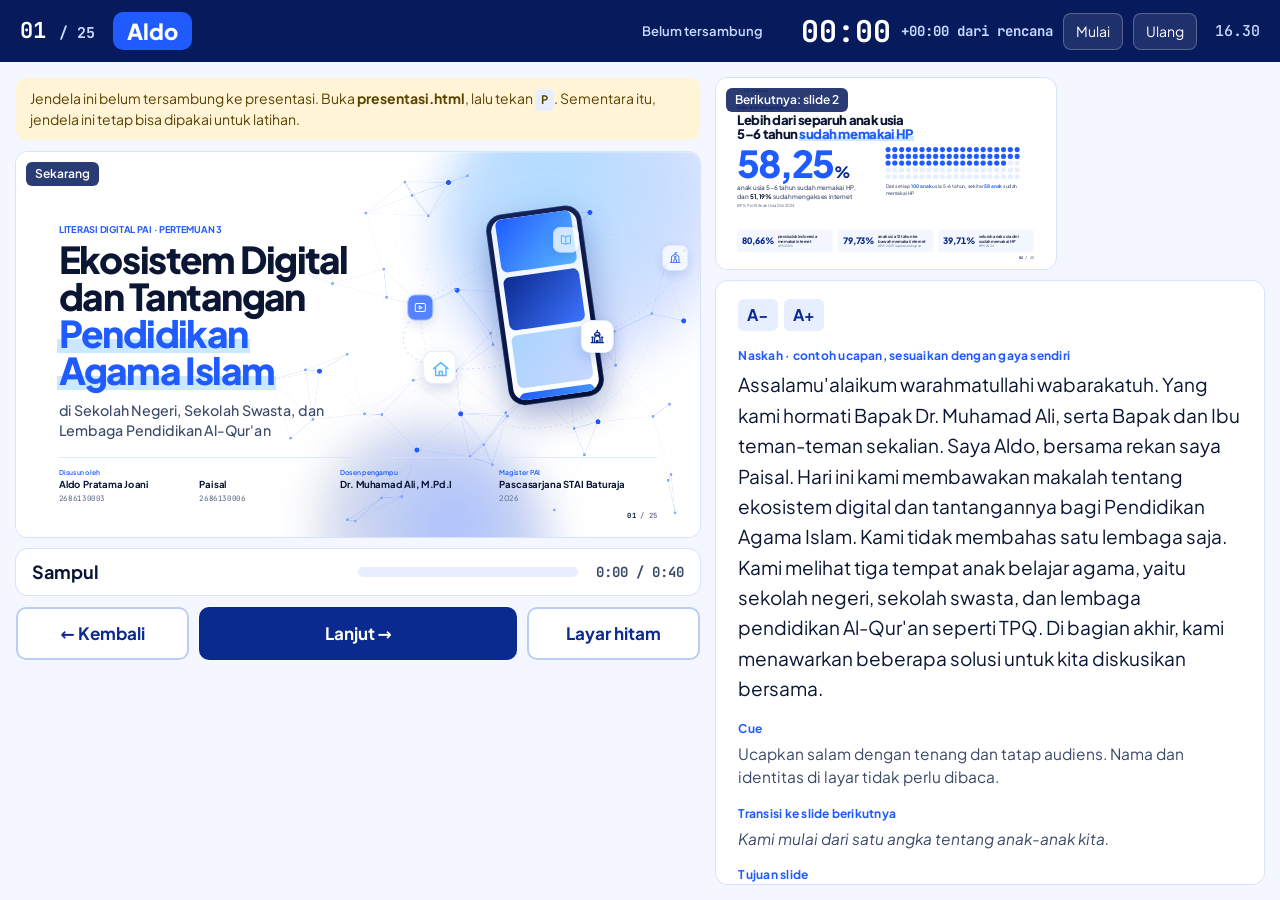
<file: revisi-4/presenter.html>
<!doctype html>
<html lang="id">
<head>
<meta charset="utf-8">
<meta name="viewport" content="width=device-width, initial-scale=1">
<title>Presenter · Ekosistem Digital dan Tantangan PAI</title>
<link rel="stylesheet" href="assets/css/tokens.css">
<style>
  *, *::before, *::after { box-sizing: border-box; }
  html, body { margin: 0; height: 100%; }
  body { background: var(--mist); color: var(--ink); font: 400 16px/1.5 var(--f-sans); display: grid; grid-template-rows: auto 1fr; overflow: hidden; }
  button { font: inherit; cursor: pointer; }
  button:focus-visible { outline: 3px solid var(--sky); outline-offset: 2px; }

  header { display: flex; align-items: center; gap: 18px; padding: 12px 20px; background: var(--deeper); color: #fff; }
  .count { font: 600 22px/1 var(--f-mono); }
  .count small { color: var(--on-deep-2); font-size: 15px; }
  .who { font: 800 22px/1 var(--f-sans); background: var(--blue); padding: 8px 14px; border-radius: 10px; }
  .who.both { background: var(--sky); color: var(--night); }
  .nextwho { font: 600 15px/1.3 var(--f-sans); color: var(--sky); max-width: 260px; }
  .nextwho.hide { visibility: hidden; }
  .spacer { flex: 1; }
  .timer { display: flex; align-items: center; gap: 10px; }
  .timer .t { font: 700 30px/1 var(--f-mono); min-width: 110px; text-align: right; }
  .timer .d { font: 600 14px/1.2 var(--f-mono); color: var(--on-deep-2); min-width: 120px; }
  .timer .d.late { color: #FFB4BF; }
  .hbtn { background: rgba(255,255,255,.1); color: #fff; border: 1px solid rgba(255,255,255,.25); border-radius: 8px; padding: 7px 12px; font-size: 14px; }
  .hbtn:hover { background: rgba(255,255,255,.18); }
  .clock { font: 500 15px/1 var(--f-mono); color: var(--on-deep-2); }
  .link { font: 600 13px/1.3 var(--f-sans); color: var(--on-deep-2); }
  .link.ok { color: #9FE2C3; }

  main { display: grid; grid-template-columns: minmax(0, 1.25fr) minmax(0, 1fr); gap: 16px; padding: 16px; min-height: 0; }
  .left, .right { display: flex; flex-direction: column; gap: 12px; min-height: 0; }
  .frame { position: relative; aspect-ratio: 16 / 9; background: #fff; border-radius: 12px; overflow: hidden; box-shadow: 0 0 0 1px var(--line); }
  .frame iframe { position: absolute; inset: 0; width: 100%; height: 100%; border: 0; pointer-events: none; }
  .frame .lab { position: absolute; left: 10px; top: 10px; z-index: 2; background: rgba(6,26,92,.85); color: #fff; font: 600 12px/1 var(--f-sans); padding: 6px 9px; border-radius: 6px; }
  .next { width: 62%; }
  .bar { display: flex; align-items: center; gap: 14px; background: #fff; border-radius: 12px; padding: 12px 16px; box-shadow: 0 0 0 1px var(--line); }
  .bar .title { font: 700 18px/1.2 var(--f-sans); flex: 1; min-width: 0; }
  .steps { font: 600 14px/1 var(--f-mono); color: var(--ink-3); white-space: nowrap; }
  .steps b { color: var(--blue); }
  .prog { height: 10px; background: var(--ice); border-radius: 5px; overflow: hidden; width: 220px; }
  .prog i { display: block; height: 100%; width: 0; background: var(--blue); transition: width .5s linear, background .3s; }
  .prog.over i { background: var(--over); }
  .slt { font: 600 14px/1 var(--f-mono); color: var(--ink-2); white-space: nowrap; min-width: 92px; text-align: right; }
  .slt.over { color: var(--over); }
  .ctrl { display: flex; gap: 10px; }
  .ctrl button { flex: 1; padding: 14px; border-radius: 10px; border: 0; background: var(--deep); color: #fff; font-weight: 700; font-size: 17px; }
  .ctrl button.sec { background: #fff; color: var(--deep); box-shadow: 0 0 0 2px var(--line-2) inset; flex: .5; }

  .notes { flex: 1; min-height: 0; overflow: auto; background: #fff; border-radius: 12px; box-shadow: 0 0 0 1px var(--line); padding: 18px 22px 26px; }
  .notes h3 { font: 700 12px/1.2 var(--f-sans); color: var(--blue); margin: 18px 0 6px; letter-spacing: .02em; }
  .notes h3:first-child { margin-top: 0; }
  .notes .script { font: 400 calc(19px * var(--fs, 1))/1.6 var(--f-sans); color: var(--ink); margin: 0; }
  .notes p { margin: 0; color: var(--ink-2); font-size: calc(15.5px * var(--fs, 1)); }
  .notes .warn { background: var(--mist); border-left: 4px solid var(--deep); padding: 10px 12px; border-radius: 6px; }
  .notes .tr { font-style: italic; }
  .fsz { display: flex; gap: 6px; margin-left: auto; }
  .fsz button { border: 0; background: var(--ice); color: var(--deep); border-radius: 6px; padding: 4px 9px; font-weight: 700; }
  .notice { display: none; background: #FFF4D6; color: #5A4200; padding: 10px 14px; border-radius: 10px; font-size: 14px; }
  .notice.on { display: block; }
  kbd { font: 600 12px/1 var(--f-mono); background: var(--ice); padding: 3px 6px; border-radius: 5px; }
</style>
</head>
<body>
<header>
  <span class="count" id="count">01 <small>/ 35</small></span>
  <span class="who" id="who">Aldo</span>
  <span class="nextwho hide" id="nextwho"></span>
  <span class="spacer"></span>
  <span class="link" id="link">Belum tersambung</span>
  <div class="timer">
    <span class="t" id="total">00:00</span>
    <span class="d" id="delta">rencana 00:00</span>
    <button class="hbtn" id="startBtn">Mulai</button>
    <button class="hbtn" id="resetBtn" title="Atur ulang timer">Ulang</button>
  </div>
  <span class="clock" id="clock"></span>
</header>
<main>
  <section class="left">
    <div class="notice" id="notice">Jendela ini belum tersambung ke presentasi. Buka <b>presentasi.html</b>, lalu tekan <kbd>P</kbd>. Sementara itu, jendela ini tetap bisa dipakai untuk latihan.</div>
    <div class="frame"><span class="lab">Sekarang</span><iframe id="cur" title="Slide sekarang" src="presentasi.html?mode=mirror"></iframe></div>
    <div class="bar">
      <span class="title" id="title"></span>
      <span class="steps" id="steps"></span>
      <div class="prog" id="prog"><i></i></div>
      <span class="slt" id="slt">0:00 / 0:00</span>
    </div>
    <div class="ctrl">
      <button class="sec" id="prevBtn">← Kembali</button>
      <button id="nextBtn">Lanjut →</button>
      <button class="sec" id="blackBtn">Layar hitam</button>
    </div>
  </section>
  <section class="right">
    <div class="frame next"><span class="lab" id="nextlab">Berikutnya</span><iframe id="nxt" title="Slide berikutnya" src="presentasi.html?mode=mirror"></iframe></div>
    <div class="notes" id="notes">
      <div class="fsz"><button id="fsMinus" title="Perkecil naskah">A−</button><button id="fsPlus" title="Perbesar naskah">A+</button></div>
    </div>
  </section>
</main>

<script src="assets/js/deck-data.js"></script>
<script src="assets/js/edits.js"></script>
<script src="assets/js/presenter.js"></script>
</body>
</html>
</file>
<file: assets/css/tokens.css>
/* Token bersama: presentasi, panduan, bank Q&A, dan hub */

@font-face { font-family: "Jakarta"; font-weight: 400; font-style: normal; font-display: swap;
  src: url("../fonts/plus-jakarta-sans-latin-400-normal.woff2") format("woff2"); unicode-range: U+0000-00FF, U+0131, U+0152-0153, U+02BB-02BC, U+02C6, U+02DA, U+02DC, U+2000-206F, U+2074, U+20AC, U+2122, U+2191, U+2193, U+2212, U+2215, U+FEFF, U+FFFD; }
@font-face { font-family: "Jakarta"; font-weight: 400; font-style: normal; font-display: swap;
  src: url("../fonts/plus-jakarta-sans-latin-ext-400-normal.woff2") format("woff2"); unicode-range: U+0100-02AF, U+0304, U+0308, U+0329, U+1E00-1E9F, U+1EF2-1EFF, U+2020, U+20A0-20AB, U+20AD-20C0, U+2113, U+2C60-2C7F, U+A720-A7FF; }
@font-face { font-family: "Jakarta"; font-weight: 400; font-style: italic; font-display: swap;
  src: url("../fonts/plus-jakarta-sans-latin-400-italic.woff2") format("woff2"); }
@font-face { font-family: "Jakarta"; font-weight: 500; font-style: italic; font-display: swap;
  src: url("../fonts/plus-jakarta-sans-latin-500-italic.woff2") format("woff2"); }
@font-face { font-family: "Jakarta"; font-weight: 500; font-display: swap;
  src: url("../fonts/plus-jakarta-sans-latin-500-normal.woff2") format("woff2"); unicode-range: U+0000-00FF, U+2000-206F, U+2212; }
@font-face { font-family: "Jakarta"; font-weight: 500; font-display: swap;
  src: url("../fonts/plus-jakarta-sans-latin-ext-500-normal.woff2") format("woff2"); unicode-range: U+0100-02AF, U+1E00-1EFF; }
@font-face { font-family: "Jakarta"; font-weight: 600; font-display: swap;
  src: url("../fonts/plus-jakarta-sans-latin-600-normal.woff2") format("woff2"); unicode-range: U+0000-00FF, U+2000-206F, U+2212; }
@font-face { font-family: "Jakarta"; font-weight: 600; font-display: swap;
  src: url("../fonts/plus-jakarta-sans-latin-ext-600-normal.woff2") format("woff2"); unicode-range: U+0100-02AF, U+1E00-1EFF; }
@font-face { font-family: "Jakarta"; font-weight: 700; font-display: swap;
  src: url("../fonts/plus-jakarta-sans-latin-700-normal.woff2") format("woff2"); unicode-range: U+0000-00FF, U+2000-206F, U+2212; }
@font-face { font-family: "Jakarta"; font-weight: 700; font-display: swap;
  src: url("../fonts/plus-jakarta-sans-latin-ext-700-normal.woff2") format("woff2"); unicode-range: U+0100-02AF, U+1E00-1EFF; }
@font-face { font-family: "Jakarta"; font-weight: 800; font-display: swap;
  src: url("../fonts/plus-jakarta-sans-latin-800-normal.woff2") format("woff2"); unicode-range: U+0000-00FF, U+2000-206F, U+2212; }
@font-face { font-family: "Jakarta"; font-weight: 800; font-display: swap;
  src: url("../fonts/plus-jakarta-sans-latin-ext-800-normal.woff2") format("woff2"); unicode-range: U+0100-02AF, U+1E00-1EFF; }

@font-face { font-family: "Mono"; font-weight: 400; font-display: swap; src: url("../fonts/jetbrains-mono-latin-400-normal.woff2") format("woff2"); }
@font-face { font-family: "Mono"; font-weight: 500; font-display: swap; src: url("../fonts/jetbrains-mono-latin-500-normal.woff2") format("woff2"); }
@font-face { font-family: "Mono"; font-weight: 700; font-display: swap; src: url("../fonts/jetbrains-mono-latin-700-normal.woff2") format("woff2"); }

@font-face { font-family: "Amiri"; font-weight: 400; font-display: swap; src: url("../fonts/amiri-arabic-400-normal.woff2") format("woff2"); unicode-range: U+0600-06FF, U+0750-077F, U+0870-088E, U+0890-0891, U+0897-08E1, U+08E3-08FF, U+200C-200E, U+2010-2011, U+204F, U+2E41, U+FB50-FDFF, U+FE70-FE74, U+FE76-FEFC; }
@font-face { font-family: "Amiri"; font-weight: 700; font-display: swap; src: url("../fonts/amiri-arabic-700-normal.woff2") format("woff2"); unicode-range: U+0600-06FF, U+0750-077F, U+0870-088E, U+0890-0891, U+0897-08E1, U+08E3-08FF, U+200C-200E, U+2010-2011, U+204F, U+2E41, U+FB50-FDFF, U+FE70-FE74, U+FE76-FEFC; }
@font-face { font-family: "Amiri"; font-weight: 400; font-display: swap; src: url("../fonts/amiri-latin-400-normal.woff2") format("woff2"); unicode-range: U+0000-00FF; }

:root {
  /* Putih-biru. Biru elektrik hanya untuk sorotan; navy untuk teks. */
  --paper: #FFFFFF;
  --mist: #F4F7FF;
  --ice: #E7EEFF;
  --line: #D6E2FF;
  --line-2: #B9CCFA;
  --ink: #0A1633;
  --ink-2: #3C4A69;
  --ink-3: #56637F;
  --blue: #1F5BFF;
  --blue-2: #3D74FF;
  --pale: #C7D7FF;
  --deep: #0B2A8F;
  --deeper: #061A5C;
  --night: #040F38;
  --sky: #5BB8FF;
  --sky-2: #A9D4FF;
  --on-deep: #FFFFFF;
  --on-deep-2: #C9D9FF;
  --over: #C2364A;          /* hanya untuk timer presenter yang lewat waktu */

  --f-sans: "Jakarta", "Segoe UI", system-ui, sans-serif;
  --f-mono: "Mono", "Consolas", ui-monospace, monospace;
  --f-arab: "Amiri", "Traditional Arabic", serif;

  --r-s: 10px;
  --r-m: 18px;
  --r-l: 28px;
}
</file>
<file: assets/css/docs.css>
/* Halaman dokumen: panduan, bank Q&A, dan hub */
*, *::before, *::after { box-sizing: border-box; }
html { scroll-behavior: smooth; -webkit-text-size-adjust: 100%; }
body { margin: 0; background: var(--mist); color: var(--ink); font: 400 17px/1.6 var(--f-sans); -webkit-font-smoothing: antialiased; }
a { color: var(--blue); text-underline-offset: 3px; }
button, input, select { font: inherit; }
:focus-visible { outline: 3px solid var(--sky); outline-offset: 2px; }

/* ---------- hero ---------- */
.hero {
  position: relative; overflow: hidden; color: #fff;
  background: radial-gradient(900px 500px at 85% 0%, rgba(91,184,255,.28), transparent 60%), linear-gradient(160deg, var(--deep), var(--night));
  padding: 56px 24px 64px;
}
.hero svg.net { position: absolute; inset: 0; width: 100%; height: 100%; opacity: .5; pointer-events: none; }
.hero .in { position: relative; max-width: 1120px; margin: 0 auto; }
.hero .crumb { display: flex; gap: 14px; flex-wrap: wrap; font: 600 14px/1.3 var(--f-sans); color: var(--on-deep-2); margin: 0 0 22px; }
.hero .crumb a { color: #fff; text-decoration: none; opacity: .85; }
.hero .crumb a:hover { opacity: 1; text-decoration: underline; }
.hero .kick { font: 600 15px/1.3 var(--f-sans); color: var(--sky); margin: 0 0 10px; }
.hero h1 { font: 800 clamp(34px, 5.4vw, 60px)/1.04 var(--f-sans); letter-spacing: -0.03em; margin: 0; max-width: 900px; text-wrap: balance; }
.hero h1 em { font-style: normal; color: var(--sky); }
.hero .sub { font: 500 18px/1.5 var(--f-sans); color: var(--on-deep-2); margin: 18px 0 0; max-width: 760px; }
.hero .meta { display: flex; flex-wrap: wrap; gap: 10px 26px; margin-top: 26px; font: 500 14px/1.4 var(--f-sans); color: var(--on-deep-2); }
.hero .meta b { color: #fff; font-weight: 700; }

/* ---------- tata letak ---------- */
.wrap { max-width: 1120px; margin: 0 auto; padding: 0 24px; }
.layout { display: grid; grid-template-columns: 230px minmax(0, 1fr); gap: 40px; padding: 40px 24px 80px; max-width: 1120px; margin: 0 auto; }
.toc { position: sticky; top: 20px; align-self: start; font-size: 14px; }
.toc p { font: 700 12px/1 var(--f-sans); color: var(--ink-3); margin: 0 0 12px; letter-spacing: .04em; }
.toc a { display: block; padding: 6px 10px; border-radius: 8px; color: var(--ink-2); text-decoration: none; line-height: 1.35; }
.toc a:hover { background: var(--ice); color: var(--deep); }
.toc .sub a { padding-left: 22px; font-size: 13px; }
main { min-width: 0; }
section.blk { margin-bottom: 56px; scroll-margin-top: 20px; }
h2.h { font: 800 30px/1.15 var(--f-sans); letter-spacing: -0.02em; margin: 0 0 8px; }
h2.h small { display: block; font: 600 13px/1.3 var(--f-sans); color: var(--blue); letter-spacing: .02em; margin-bottom: 8px; }
.lede { color: var(--ink-2); margin: 0 0 22px; max-width: 760px; }
.panel { background: #fff; border-radius: 18px; padding: 24px 26px; box-shadow: 0 0 0 1px var(--line); }
.grid2 { display: grid; grid-template-columns: 1fr 1fr; gap: 16px; }
.grid3 { display: grid; grid-template-columns: repeat(3, 1fr); gap: 16px; }

/* angka ringkas */
.facts { display: grid; grid-template-columns: repeat(4, 1fr); gap: 14px; }
.facts div { background: #fff; border-radius: 16px; padding: 18px 20px; box-shadow: 0 0 0 1px var(--line); }
.facts b { display: block; font: 800 34px/1 var(--f-sans); color: var(--blue); letter-spacing: -0.03em; }
.facts span { display: block; font-size: 14px; color: var(--ink-2); margin-top: 8px; line-height: 1.35; }

/* tabel */
table.t { width: 100%; border-collapse: collapse; background: #fff; border-radius: 16px; overflow: hidden; box-shadow: 0 0 0 1px var(--line); font-size: 15px; }
table.t th { text-align: left; font: 700 13px/1.3 var(--f-sans); color: var(--ink-3); background: var(--mist); padding: 12px 16px; }
table.t td { padding: 12px 16px; border-top: 1px solid var(--line); vertical-align: top; }
table.t td.n { font-family: var(--f-mono); white-space: nowrap; color: var(--ink-2); }
.pill { display: inline-block; font: 700 12.5px/1 var(--f-sans); padding: 6px 9px; border-radius: 999px; white-space: nowrap; }
.pill.Aldo { background: var(--blue); color: #fff; }
.pill.Paisal { background: var(--deep); color: #fff; }
.pill.both { background: var(--sky); color: var(--night); }
.pill.dur { background: var(--ice); color: var(--deep); font-family: var(--f-mono); font-weight: 600; }

/* linimasa pembicara */
.tline { display: flex; height: 38px; border-radius: 10px; overflow: hidden; margin: 6px 0 10px; box-shadow: 0 0 0 1px var(--line); }
.tline span { display: flex; align-items: center; justify-content: center; font: 700 12px/1 var(--f-sans); color: #fff; min-width: 0; overflow: hidden; white-space: nowrap; border-right: 1px solid rgba(255,255,255,.35); }
.tline .Aldo { background: var(--blue); }
.tline .Paisal { background: var(--deep); }
.tline .both { background: var(--sky); color: var(--night); }
.tlegend { display: flex; gap: 18px; font-size: 14px; color: var(--ink-2); flex-wrap: wrap; }
.tlegend i { display: inline-block; width: 12px; height: 12px; border-radius: 3px; margin-right: 6px; vertical-align: -1px; }

/* daftar cek */
ul.check { list-style: none; padding: 0; margin: 0; }
ul.check li { position: relative; padding: 9px 0 9px 34px; border-top: 1px solid var(--line); }
ul.check li:first-child { border-top: 0; }
ul.check li::before { content: ""; position: absolute; left: 2px; top: 12px; width: 18px; height: 18px; border-radius: 5px; border: 2px solid var(--line-2); background: #fff; }
.keys { display: grid; grid-template-columns: repeat(2, 1fr); gap: 8px 24px; }
.keys div { display: flex; gap: 12px; align-items: baseline; font-size: 15px; }
kbd { font: 600 13px/1 var(--f-mono); background: var(--ice); color: var(--deep); padding: 5px 8px; border-radius: 6px; white-space: nowrap; box-shadow: inset 0 -2px 0 var(--line-2); }

/* garis merah */
.redlines { display: grid; grid-template-columns: 1fr 1fr; gap: 12px; }
.redlines div { background: #fff; border-radius: 14px; padding: 16px 18px; box-shadow: 0 0 0 1px var(--line); border-left: 5px solid var(--deep); }
.redlines b { display: block; font-size: 16px; margin-bottom: 4px; }
.redlines span { color: var(--ink-2); font-size: 15px; }

/* kartu slide */
.sc { background: #fff; border-radius: 20px; box-shadow: 0 0 0 1px var(--line); margin-bottom: 18px; overflow: hidden; scroll-margin-top: 16px; }
.sc .hd { display: flex; align-items: center; gap: 14px; padding: 16px 22px; border-bottom: 1px solid var(--line); flex-wrap: wrap; }
.sc .no { font: 800 30px/1 var(--f-sans); color: var(--blue); letter-spacing: -0.03em; min-width: 44px; }
.sc .ti { font: 700 19px/1.25 var(--f-sans); flex: 1; min-width: 200px; }
.sc .ch { font: 600 12.5px/1.2 var(--f-sans); color: var(--ink-3); }
.sc .open { font: 600 13px/1 var(--f-sans); text-decoration: none; padding: 7px 10px; border-radius: 8px; background: var(--mist); }
.sc .bd { display: grid; grid-template-columns: minmax(0, 1.5fr) minmax(0, 1fr); }
.sc .script { padding: 20px 24px 22px; border-right: 1px solid var(--line); }
.sc .side { padding: 20px 22px 22px; background: #FBFCFF; }
.sc h4 { font: 700 12px/1.2 var(--f-sans); color: var(--blue); margin: 0 0 6px; letter-spacing: .03em; }
.sc .side h4 { margin-top: 14px; }
.sc .side h4:first-child { margin-top: 0; }
.sc .script p { margin: 0; font-size: 17px; line-height: 1.7; }
.sc .side p { margin: 0; font-size: 14.5px; line-height: 1.5; color: var(--ink-2); }
.sc .side .warn { border-left: 3px solid var(--deep); padding-left: 10px; }
.sc .side .src { color: var(--ink-3); font-size: 13.5px; }
.sc .trn { margin-top: 14px; padding-top: 12px; border-top: 1px dashed var(--line-2); font-size: 15px; color: var(--ink-2); }
.sc .trn b { color: var(--ink); }
.chapter-h { font: 800 15px/1.2 var(--f-sans); color: var(--deep); margin: 30px 0 12px; display: flex; align-items: center; gap: 10px; }
.chapter-h span { font-family: var(--f-mono); color: var(--blue); }

/* pustaka */
ol.refs { margin: 0; padding-left: 22px; }
ol.refs li { margin-bottom: 8px; font-size: 15px; color: var(--ink-2); }
ol.refs i { color: var(--ink); }
.refs-h { font: 700 14px/1.3 var(--f-sans); color: var(--blue); margin: 18px 0 8px; }

/* ---------- bank Q&A ---------- */
.tools { position: sticky; top: 0; z-index: 5; background: rgba(244,247,255,.94); backdrop-filter: blur(6px); padding: 14px 0; margin-bottom: 18px; border-bottom: 1px solid var(--line); }
.tools .row { display: flex; gap: 10px; flex-wrap: wrap; align-items: center; }
.tools input[type=search] { flex: 1; min-width: 220px; padding: 12px 16px; border-radius: 12px; border: 2px solid var(--line-2); background: #fff; font-size: 16px; }
.tools input[type=search]:focus { border-color: var(--blue); outline: none; }
.tools select { padding: 11px 12px; border-radius: 12px; border: 2px solid var(--line-2); background: #fff; }
.tools button { padding: 11px 14px; border-radius: 12px; border: 0; background: var(--deep); color: #fff; font-weight: 700; cursor: pointer; }
.tools button.ghost { background: #fff; color: var(--deep); box-shadow: inset 0 0 0 2px var(--line-2); }
.chipsel { display: flex; gap: 8px; flex-wrap: wrap; margin-top: 10px; }
.chipsel button { background: #fff; color: var(--ink-2); box-shadow: inset 0 0 0 2px var(--line); font-weight: 600; font-size: 14px; padding: 8px 12px; border-radius: 999px; }
.chipsel button[aria-pressed="true"] { background: var(--blue); color: #fff; box-shadow: none; }
.count-l { font-size: 14px; color: var(--ink-3); margin: 8px 0 0; }
.tips { display: grid; grid-template-columns: 1fr 1fr; gap: 10px 24px; margin: 0; padding: 0; list-style: none; counter-reset: t; }
.tips li { position: relative; padding-left: 34px; font-size: 15px; color: var(--ink-2); counter-increment: t; }
.tips li::before { content: counter(t); position: absolute; left: 0; top: 0; width: 24px; height: 24px; border-radius: 50%; background: var(--ice); color: var(--deep); font: 700 13px/24px var(--f-mono); text-align: center; }
details.qa { background: #fff; border-radius: 16px; box-shadow: 0 0 0 1px var(--line); margin-bottom: 10px; overflow: hidden; }
details.qa[open] { box-shadow: 0 0 0 2px var(--pale); }
details.qa summary { list-style: none; cursor: pointer; display: grid; grid-template-columns: 52px 1fr auto; gap: 14px; align-items: start; padding: 16px 20px; }
details.qa summary::-webkit-details-marker { display: none; }
details.qa summary .qn { font: 700 14px/1.6 var(--f-mono); color: var(--blue); }
details.qa summary .qq { font: 700 17px/1.45 var(--f-sans); color: var(--ink); }
details.qa summary .qm { display: flex; gap: 6px; flex-wrap: wrap; justify-content: flex-end; align-items: center; }
details.qa summary .sl { font: 600 12px/1 var(--f-mono); color: var(--ink-3); background: var(--mist); padding: 6px 8px; border-radius: 6px; white-space: nowrap; }
details.qa .ans { padding: 0 20px 20px 86px; }
details.qa .ans h5 { font: 700 12px/1.2 var(--f-sans); color: var(--blue); margin: 14px 0 4px; letter-spacing: .03em; }
details.qa .ans h5:first-child { margin-top: 0; }
details.qa .ans p { margin: 0; color: var(--ink-2); }
details.qa .ans .short { color: var(--ink); font-size: 17px; line-height: 1.65; }
details.qa .ans .basis { font-size: 14px; color: var(--ink-3); }
details.qa .ans a { font-size: 14px; }
.qsec { font: 800 20px/1.2 var(--f-sans); margin: 32px 0 12px; display: flex; gap: 10px; align-items: baseline; }
.qsec span { font: 700 14px/1 var(--f-mono); color: var(--blue); }
mark { background: #DDE8FF; color: inherit; border-radius: 3px; padding: 0 2px; }
.empty { padding: 30px; text-align: center; color: var(--ink-3); background: #fff; border-radius: 16px; }

/* ---------- hub ---------- */
.cards3 { display: grid; grid-template-columns: repeat(3, 1fr); gap: 18px; margin-top: -34px; position: relative; }
.big-card { display: flex; flex-direction: column; gap: 10px; background: #fff; border-radius: 22px; padding: 26px 26px 24px; text-decoration: none; color: var(--ink); box-shadow: 0 0 0 1px var(--line), 0 12px 30px rgba(11,42,143,.08); transition: transform .2s, box-shadow .2s; }
.big-card:hover { transform: translateY(-3px); box-shadow: 0 0 0 2px var(--blue), 0 16px 34px rgba(11,42,143,.14); }
.big-card .ic { width: 52px; height: 52px; border-radius: 14px; background: var(--ice); display: grid; place-items: center; color: var(--blue); }
.big-card .ic svg { width: 28px; height: 28px; fill: none; stroke: currentColor; stroke-width: 2; stroke-linecap: round; stroke-linejoin: round; }
.big-card.main .ic { background: var(--blue); color: #fff; }
.big-card b { font: 800 24px/1.15 var(--f-sans); letter-spacing: -0.02em; }
.big-card span { color: var(--ink-2); font-size: 15px; line-height: 1.5; }
.big-card em { margin-top: auto; font-style: normal; font: 700 14px/1 var(--f-sans); color: var(--blue); padding-top: 10px; }
footer.f { max-width: 1120px; margin: 0 auto; padding: 24px; color: var(--ink-3); font-size: 13px; border-top: 1px solid var(--line); }

/* ---------- responsif ---------- */
@media (max-width: 960px) {
  .layout { grid-template-columns: 1fr; padding-top: 24px; }
  .toc { display: none; }
  .sc .bd { grid-template-columns: 1fr; }
  .sc .script { border-right: 0; border-bottom: 1px solid var(--line); }
  .facts { grid-template-columns: 1fr 1fr; }
  .cards3, .grid3 { grid-template-columns: 1fr; margin-top: 0; }
  .grid2, .redlines, .tips, .keys { grid-template-columns: 1fr; }
  details.qa .ans { padding-left: 20px; }
  details.qa summary { grid-template-columns: 40px 1fr; }
  details.qa summary .qm { grid-column: 2; justify-content: flex-start; }
}
@media (max-width: 520px) {
  .hero { padding: 36px 16px 44px; }
  .layout, .wrap { padding-left: 16px; padding-right: 16px; }
  table.t { font-size: 13.5px; }
  table.t th, table.t td { padding: 10px; }
}

/* ---------- cetak A4 ---------- */
@page { size: A4; margin: 16mm 15mm 16mm; }
@media print {
  html, body { background: #fff; font-size: 10.5pt; }
  .hero { background: #fff !important; color: var(--ink); padding: 0 0 8mm; border-bottom: 2px solid var(--blue); }
  .hero svg.net, .hero .crumb, .toc, .tools .row, .chipsel, .noprint, .open { display: none !important; }
  .hero h1 { color: var(--ink); font-size: 24pt; }
  .hero h1 em, .hero .kick { color: var(--blue); }
  .hero .sub, .hero .meta { color: var(--ink-2); }
  .hero .meta b { color: var(--ink); }
  .layout { display: block; padding: 6mm 0 0; max-width: none; }
  .tools { position: static; background: none; border: 0; padding: 0; margin: 0; }
  .panel, .sc, details.qa, .facts div, table.t, .redlines div { box-shadow: 0 0 0 1px #C9D6F5; }
  .sc, details.qa, .redlines div, .facts div, tr { break-inside: avoid; page-break-inside: avoid; }
  .sc .bd { grid-template-columns: 1.45fr 1fr; }
  .sc .script p { font-size: 10.5pt; line-height: 1.55; }
  .sc .side p { font-size: 9pt; }
  section.blk { margin-bottom: 8mm; }
  h2.h { font-size: 16pt; break-after: avoid; }
  .chapter-h, .qsec { break-after: avoid; }
  details.qa summary { padding: 10px 14px; }
  details.qa .ans { padding: 0 14px 12px 70px; }
  details.qa .ans .short { font-size: 10.5pt; }
  .pill.Aldo, .pill.Paisal, .pill.both, .tline span { -webkit-print-color-adjust: exact; print-color-adjust: exact; }
  a { color: inherit; text-decoration: none; }
  footer.f { border: 0; padding: 4mm 0 0; }
}
</file>
<file: revisi-4/assets/css/tokens.css>
/* Token bersama: presentasi, panduan, bank Q&A, dan hub */

@font-face { font-family: "Jakarta"; font-weight: 400; font-style: normal; font-display: swap;
  src: url("../fonts/plus-jakarta-sans-latin-400-normal.woff2") format("woff2"); unicode-range: U+0000-00FF, U+0131, U+0152-0153, U+02BB-02BC, U+02C6, U+02DA, U+02DC, U+2000-206F, U+2074, U+20AC, U+2122, U+2191, U+2193, U+2212, U+2215, U+FEFF, U+FFFD; }
@font-face { font-family: "Jakarta"; font-weight: 400; font-style: normal; font-display: swap;
  src: url("../fonts/plus-jakarta-sans-latin-ext-400-normal.woff2") format("woff2"); unicode-range: U+0100-02AF, U+0304, U+0308, U+0329, U+1E00-1E9F, U+1EF2-1EFF, U+2020, U+20A0-20AB, U+20AD-20C0, U+2113, U+2C60-2C7F, U+A720-A7FF; }
@font-face { font-family: "Jakarta"; font-weight: 400; font-style: italic; font-display: swap;
  src: url("../fonts/plus-jakarta-sans-latin-400-italic.woff2") format("woff2"); }
@font-face { font-family: "Jakarta"; font-weight: 500; font-style: italic; font-display: swap;
  src: url("../fonts/plus-jakarta-sans-latin-500-italic.woff2") format("woff2"); }
@font-face { font-family: "Jakarta"; font-weight: 500; font-display: swap;
  src: url("../fonts/plus-jakarta-sans-latin-500-normal.woff2") format("woff2"); unicode-range: U+0000-00FF, U+2000-206F, U+2212; }
@font-face { font-family: "Jakarta"; font-weight: 500; font-display: swap;
  src: url("../fonts/plus-jakarta-sans-latin-ext-500-normal.woff2") format("woff2"); unicode-range: U+0100-02AF, U+1E00-1EFF; }
@font-face { font-family: "Jakarta"; font-weight: 600; font-display: swap;
  src: url("../fonts/plus-jakarta-sans-latin-600-normal.woff2") format("woff2"); unicode-range: U+0000-00FF, U+2000-206F, U+2212; }
@font-face { font-family: "Jakarta"; font-weight: 600; font-display: swap;
  src: url("../fonts/plus-jakarta-sans-latin-ext-600-normal.woff2") format("woff2"); unicode-range: U+0100-02AF, U+1E00-1EFF; }
@font-face { font-family: "Jakarta"; font-weight: 700; font-display: swap;
  src: url("../fonts/plus-jakarta-sans-latin-700-normal.woff2") format("woff2"); unicode-range: U+0000-00FF, U+2000-206F, U+2212; }
@font-face { font-family: "Jakarta"; font-weight: 700; font-display: swap;
  src: url("../fonts/plus-jakarta-sans-latin-ext-700-normal.woff2") format("woff2"); unicode-range: U+0100-02AF, U+1E00-1EFF; }
@font-face { font-family: "Jakarta"; font-weight: 800; font-display: swap;
  src: url("../fonts/plus-jakarta-sans-latin-800-normal.woff2") format("woff2"); unicode-range: U+0000-00FF, U+2000-206F, U+2212; }
@font-face { font-family: "Jakarta"; font-weight: 800; font-display: swap;
  src: url("../fonts/plus-jakarta-sans-latin-ext-800-normal.woff2") format("woff2"); unicode-range: U+0100-02AF, U+1E00-1EFF; }

@font-face { font-family: "Mono"; font-weight: 400; font-display: swap; src: url("../fonts/jetbrains-mono-latin-400-normal.woff2") format("woff2"); }
@font-face { font-family: "Mono"; font-weight: 500; font-display: swap; src: url("../fonts/jetbrains-mono-latin-500-normal.woff2") format("woff2"); }
@font-face { font-family: "Mono"; font-weight: 700; font-display: swap; src: url("../fonts/jetbrains-mono-latin-700-normal.woff2") format("woff2"); }

@font-face { font-family: "Amiri"; font-weight: 400; font-display: swap; src: url("../fonts/amiri-arabic-400-normal.woff2") format("woff2"); unicode-range: U+0600-06FF, U+0750-077F, U+0870-088E, U+0890-0891, U+0897-08E1, U+08E3-08FF, U+200C-200E, U+2010-2011, U+204F, U+2E41, U+FB50-FDFF, U+FE70-FE74, U+FE76-FEFC; }
@font-face { font-family: "Amiri"; font-weight: 700; font-display: swap; src: url("../fonts/amiri-arabic-700-normal.woff2") format("woff2"); unicode-range: U+0600-06FF, U+0750-077F, U+0870-088E, U+0890-0891, U+0897-08E1, U+08E3-08FF, U+200C-200E, U+2010-2011, U+204F, U+2E41, U+FB50-FDFF, U+FE70-FE74, U+FE76-FEFC; }
@font-face { font-family: "Amiri"; font-weight: 400; font-display: swap; src: url("../fonts/amiri-latin-400-normal.woff2") format("woff2"); unicode-range: U+0000-00FF; }

:root {
  /* Putih-biru. Biru elektrik hanya untuk sorotan; navy untuk teks. */
  --paper: #FFFFFF;
  --mist: #F4F7FF;
  --ice: #E7EEFF;
  --line: #D6E2FF;
  --line-2: #B9CCFA;
  --ink: #0A1633;
  --ink-2: #3C4A69;
  --ink-3: #56637F;
  --blue: #1F5BFF;
  --blue-2: #3D74FF;
  --pale: #C7D7FF;
  --deep: #0B2A8F;
  --deeper: #061A5C;
  --night: #040F38;
  --sky: #5BB8FF;
  --sky-2: #A9D4FF;
  --on-deep: #FFFFFF;
  --on-deep-2: #C9D9FF;
  --over: #C2364A;          /* hanya untuk timer presenter yang lewat waktu */

  --f-sans: "Jakarta", "Segoe UI", system-ui, sans-serif;
  --f-mono: "Mono", "Consolas", ui-monospace, monospace;
  --f-arab: "Amiri", "Traditional Arabic", serif;

  --r-s: 10px;
  --r-m: 18px;
  --r-l: 28px;
}
</file>
<file: revisi-4/assets/css/docs.css>
/* Halaman dokumen: panduan, bank Q&A, dan hub */
*, *::before, *::after { box-sizing: border-box; }
html { scroll-behavior: smooth; -webkit-text-size-adjust: 100%; }
body { margin: 0; background: var(--mist); color: var(--ink); font: 400 17px/1.6 var(--f-sans); -webkit-font-smoothing: antialiased; }
a { color: var(--blue); text-underline-offset: 3px; }
button, input, select { font: inherit; }
:focus-visible { outline: 3px solid var(--sky); outline-offset: 2px; }

/* ---------- hero ---------- */
.hero {
  position: relative; overflow: hidden; color: #fff;
  background: radial-gradient(900px 500px at 85% 0%, rgba(91,184,255,.28), transparent 60%), linear-gradient(160deg, var(--deep), var(--night));
  padding: 56px 24px 64px;
}
.hero svg.net { position: absolute; inset: 0; width: 100%; height: 100%; opacity: .5; pointer-events: none; }
.hero .in { position: relative; max-width: 1120px; margin: 0 auto; }
.hero .crumb { display: flex; gap: 14px; flex-wrap: wrap; font: 600 14px/1.3 var(--f-sans); color: var(--on-deep-2); margin: 0 0 22px; }
.hero .crumb a { color: #fff; text-decoration: none; opacity: .85; }
.hero .crumb a:hover { opacity: 1; text-decoration: underline; }
.hero .kick { font: 600 15px/1.3 var(--f-sans); color: var(--sky); margin: 0 0 10px; }
.hero h1 { font: 800 clamp(34px, 5.4vw, 60px)/1.04 var(--f-sans); letter-spacing: -0.03em; margin: 0; max-width: 900px; text-wrap: balance; }
.hero h1 em { font-style: normal; color: var(--sky); }
.hero .sub { font: 500 18px/1.5 var(--f-sans); color: var(--on-deep-2); margin: 18px 0 0; max-width: 760px; }
.hero .meta { display: flex; flex-wrap: wrap; gap: 10px 26px; margin-top: 26px; font: 500 14px/1.4 var(--f-sans); color: var(--on-deep-2); }
.hero .meta b { color: #fff; font-weight: 700; }

/* ---------- tata letak ---------- */
.wrap { max-width: 1120px; margin: 0 auto; padding: 0 24px; }
.layout { display: grid; grid-template-columns: 230px minmax(0, 1fr); gap: 40px; padding: 40px 24px 80px; max-width: 1120px; margin: 0 auto; }
.toc { position: sticky; top: 20px; align-self: start; font-size: 14px; }
.toc p { font: 700 12px/1 var(--f-sans); color: var(--ink-3); margin: 0 0 12px; letter-spacing: .04em; }
.toc a { display: block; padding: 6px 10px; border-radius: 8px; color: var(--ink-2); text-decoration: none; line-height: 1.35; }
.toc a:hover { background: var(--ice); color: var(--deep); }
.toc .sub a { padding-left: 22px; font-size: 13px; }
main { min-width: 0; }
section.blk { margin-bottom: 56px; scroll-margin-top: 20px; }
h2.h { font: 800 30px/1.15 var(--f-sans); letter-spacing: -0.02em; margin: 0 0 8px; }
h2.h small { display: block; font: 600 13px/1.3 var(--f-sans); color: var(--blue); letter-spacing: .02em; margin-bottom: 8px; }
.lede { color: var(--ink-2); margin: 0 0 22px; max-width: 760px; }
.panel { background: #fff; border-radius: 18px; padding: 24px 26px; box-shadow: 0 0 0 1px var(--line); }
.grid2 { display: grid; grid-template-columns: 1fr 1fr; gap: 16px; }
.grid3 { display: grid; grid-template-columns: repeat(3, 1fr); gap: 16px; }

/* angka ringkas */
.facts { display: grid; grid-template-columns: repeat(4, 1fr); gap: 14px; }
.facts div { background: #fff; border-radius: 16px; padding: 18px 20px; box-shadow: 0 0 0 1px var(--line); }
.facts b { display: block; font: 800 34px/1 var(--f-sans); color: var(--blue); letter-spacing: -0.03em; }
.facts span { display: block; font-size: 14px; color: var(--ink-2); margin-top: 8px; line-height: 1.35; }

/* tabel */
table.t { width: 100%; border-collapse: collapse; background: #fff; border-radius: 16px; overflow: hidden; box-shadow: 0 0 0 1px var(--line); font-size: 15px; }
table.t th { text-align: left; font: 700 13px/1.3 var(--f-sans); color: var(--ink-3); background: var(--mist); padding: 12px 16px; }
table.t td { padding: 12px 16px; border-top: 1px solid var(--line); vertical-align: top; }
table.t td.n { font-family: var(--f-mono); white-space: nowrap; color: var(--ink-2); }
.pill { display: inline-block; font: 700 12.5px/1 var(--f-sans); padding: 6px 9px; border-radius: 999px; white-space: nowrap; }
.pill.Aldo { background: var(--blue); color: #fff; }
.pill.Paisal { background: var(--deep); color: #fff; }
.pill.both { background: var(--sky); color: var(--night); }
.pill.dur { background: var(--ice); color: var(--deep); font-family: var(--f-mono); font-weight: 600; }

/* linimasa pembicara */
.tline { display: flex; height: 38px; border-radius: 10px; overflow: hidden; margin: 6px 0 10px; box-shadow: 0 0 0 1px var(--line); }
.tline span { display: flex; align-items: center; justify-content: center; font: 700 12px/1 var(--f-sans); color: #fff; min-width: 0; overflow: hidden; white-space: nowrap; border-right: 1px solid rgba(255,255,255,.35); }
.tline .Aldo { background: var(--blue); }
.tline .Paisal { background: var(--deep); }
.tline .both { background: var(--sky); color: var(--night); }
.tlegend { display: flex; gap: 18px; font-size: 14px; color: var(--ink-2); flex-wrap: wrap; }
.tlegend i { display: inline-block; width: 12px; height: 12px; border-radius: 3px; margin-right: 6px; vertical-align: -1px; }

/* daftar cek */
ul.check { list-style: none; padding: 0; margin: 0; }
ul.check li { position: relative; padding: 9px 0 9px 34px; border-top: 1px solid var(--line); }
ul.check li:first-child { border-top: 0; }
ul.check li::before { content: ""; position: absolute; left: 2px; top: 12px; width: 18px; height: 18px; border-radius: 5px; border: 2px solid var(--line-2); background: #fff; }
.keys { display: grid; grid-template-columns: repeat(2, 1fr); gap: 8px 24px; }
.keys div { display: flex; gap: 12px; align-items: baseline; font-size: 15px; }
kbd { font: 600 13px/1 var(--f-mono); background: var(--ice); color: var(--deep); padding: 5px 8px; border-radius: 6px; white-space: nowrap; box-shadow: inset 0 -2px 0 var(--line-2); }

/* garis merah */
.redlines { display: grid; grid-template-columns: 1fr 1fr; gap: 12px; }
.redlines div { background: #fff; border-radius: 14px; padding: 16px 18px; box-shadow: 0 0 0 1px var(--line); border-left: 5px solid var(--deep); }
.redlines b { display: block; font-size: 16px; margin-bottom: 4px; }
.redlines span { color: var(--ink-2); font-size: 15px; }

/* kartu slide */
.sc { background: #fff; border-radius: 20px; box-shadow: 0 0 0 1px var(--line); margin-bottom: 18px; overflow: hidden; scroll-margin-top: 16px; }
.sc .hd { display: flex; align-items: center; gap: 14px; padding: 16px 22px; border-bottom: 1px solid var(--line); flex-wrap: wrap; }
.sc .no { font: 800 30px/1 var(--f-sans); color: var(--blue); letter-spacing: -0.03em; min-width: 44px; }
.sc .ti { font: 700 19px/1.25 var(--f-sans); flex: 1; min-width: 200px; }
.sc .ch { font: 600 12.5px/1.2 var(--f-sans); color: var(--ink-3); }
.sc .open { font: 600 13px/1 var(--f-sans); text-decoration: none; padding: 7px 10px; border-radius: 8px; background: var(--mist); }
.sc .bd { display: grid; grid-template-columns: minmax(0, 1.5fr) minmax(0, 1fr); }
.sc .script { padding: 20px 24px 22px; border-right: 1px solid var(--line); }
.sc .side { padding: 20px 22px 22px; background: #FBFCFF; }
.sc h4 { font: 700 12px/1.2 var(--f-sans); color: var(--blue); margin: 0 0 6px; letter-spacing: .03em; }
.sc .side h4 { margin-top: 14px; }
.sc .side h4:first-child { margin-top: 0; }
.sc .script p { margin: 0; font-size: 17px; line-height: 1.7; }
.sc .side p { margin: 0; font-size: 14.5px; line-height: 1.5; color: var(--ink-2); }
.sc .side .warn { border-left: 3px solid var(--deep); padding-left: 10px; }
.sc .side .src { color: var(--ink-3); font-size: 13.5px; }
.sc .trn { margin-top: 14px; padding-top: 12px; border-top: 1px dashed var(--line-2); font-size: 15px; color: var(--ink-2); }
.sc .trn b { color: var(--ink); }
.chapter-h { font: 800 15px/1.2 var(--f-sans); color: var(--deep); margin: 30px 0 12px; display: flex; align-items: center; gap: 10px; }
.chapter-h span { font-family: var(--f-mono); color: var(--blue); }

/* pustaka */
ol.refs { margin: 0; padding-left: 22px; }
ol.refs li { margin-bottom: 8px; font-size: 15px; color: var(--ink-2); }
ol.refs i { color: var(--ink); }
.refs-h { font: 700 14px/1.3 var(--f-sans); color: var(--blue); margin: 18px 0 8px; }

/* ---------- bank Q&A ---------- */
.tools { position: sticky; top: 0; z-index: 5; background: rgba(244,247,255,.94); backdrop-filter: blur(6px); padding: 14px 0; margin-bottom: 18px; border-bottom: 1px solid var(--line); }
.tools .row { display: flex; gap: 10px; flex-wrap: wrap; align-items: center; }
.tools input[type=search] { flex: 1; min-width: 220px; padding: 12px 16px; border-radius: 12px; border: 2px solid var(--line-2); background: #fff; font-size: 16px; }
.tools input[type=search]:focus { border-color: var(--blue); outline: none; }
.tools select { padding: 11px 12px; border-radius: 12px; border: 2px solid var(--line-2); background: #fff; }
.tools button { padding: 11px 14px; border-radius: 12px; border: 0; background: var(--deep); color: #fff; font-weight: 700; cursor: pointer; }
.tools button.ghost { background: #fff; color: var(--deep); box-shadow: inset 0 0 0 2px var(--line-2); }
.chipsel { display: flex; gap: 8px; flex-wrap: wrap; margin-top: 10px; }
.chipsel button { background: #fff; color: var(--ink-2); box-shadow: inset 0 0 0 2px var(--line); font-weight: 600; font-size: 14px; padding: 8px 12px; border-radius: 999px; }
.chipsel button[aria-pressed="true"] { background: var(--blue); color: #fff; box-shadow: none; }
.count-l { font-size: 14px; color: var(--ink-3); margin: 8px 0 0; }
.tips { display: grid; grid-template-columns: 1fr 1fr; gap: 10px 24px; margin: 0; padding: 0; list-style: none; counter-reset: t; }
.tips li { position: relative; padding-left: 34px; font-size: 15px; color: var(--ink-2); counter-increment: t; }
.tips li::before { content: counter(t); position: absolute; left: 0; top: 0; width: 24px; height: 24px; border-radius: 50%; background: var(--ice); color: var(--deep); font: 700 13px/24px var(--f-mono); text-align: center; }
details.qa { background: #fff; border-radius: 16px; box-shadow: 0 0 0 1px var(--line); margin-bottom: 10px; overflow: hidden; }
details.qa[open] { box-shadow: 0 0 0 2px var(--pale); }
details.qa summary { list-style: none; cursor: pointer; display: grid; grid-template-columns: 52px 1fr auto; gap: 14px; align-items: start; padding: 16px 20px; }
details.qa summary::-webkit-details-marker { display: none; }
details.qa summary .qn { font: 700 14px/1.6 var(--f-mono); color: var(--blue); }
details.qa summary .qq { font: 700 17px/1.45 var(--f-sans); color: var(--ink); }
details.qa summary .qm { display: flex; gap: 6px; flex-wrap: wrap; justify-content: flex-end; align-items: center; }
details.qa summary .sl { font: 600 12px/1 var(--f-mono); color: var(--ink-3); background: var(--mist); padding: 6px 8px; border-radius: 6px; white-space: nowrap; }
details.qa .ans { padding: 0 20px 20px 86px; }
details.qa .ans h5 { font: 700 12px/1.2 var(--f-sans); color: var(--blue); margin: 14px 0 4px; letter-spacing: .03em; }
details.qa .ans h5:first-child { margin-top: 0; }
details.qa .ans p { margin: 0; color: var(--ink-2); }
details.qa .ans .short { color: var(--ink); font-size: 17px; line-height: 1.65; }
details.qa .ans .basis { font-size: 14px; color: var(--ink-3); }
details.qa .ans a { font-size: 14px; }
.qsec { font: 800 20px/1.2 var(--f-sans); margin: 32px 0 12px; display: flex; gap: 10px; align-items: baseline; }
.qsec span { font: 700 14px/1 var(--f-mono); color: var(--blue); }
mark { background: #DDE8FF; color: inherit; border-radius: 3px; padding: 0 2px; }
.empty { padding: 30px; text-align: center; color: var(--ink-3); background: #fff; border-radius: 16px; }

/* ---------- hub ---------- */
.cards3 { display: grid; grid-template-columns: repeat(3, 1fr); gap: 18px; margin-top: -34px; position: relative; }
.big-card { display: flex; flex-direction: column; gap: 10px; background: #fff; border-radius: 22px; padding: 26px 26px 24px; text-decoration: none; color: var(--ink); box-shadow: 0 0 0 1px var(--line), 0 12px 30px rgba(11,42,143,.08); transition: transform .2s, box-shadow .2s; }
.big-card:hover { transform: translateY(-3px); box-shadow: 0 0 0 2px var(--blue), 0 16px 34px rgba(11,42,143,.14); }
.big-card .ic { width: 52px; height: 52px; border-radius: 14px; background: var(--ice); display: grid; place-items: center; color: var(--blue); }
.big-card .ic svg { width: 28px; height: 28px; fill: none; stroke: currentColor; stroke-width: 2; stroke-linecap: round; stroke-linejoin: round; }
.big-card.main .ic { background: var(--blue); color: #fff; }
.big-card b { font: 800 24px/1.15 var(--f-sans); letter-spacing: -0.02em; }
.big-card span { color: var(--ink-2); font-size: 15px; line-height: 1.5; }
.big-card em { margin-top: auto; font-style: normal; font: 700 14px/1 var(--f-sans); color: var(--blue); padding-top: 10px; }
footer.f { max-width: 1120px; margin: 0 auto; padding: 24px; color: var(--ink-3); font-size: 13px; border-top: 1px solid var(--line); }

/* ---------- responsif ---------- */
@media (max-width: 960px) {
  .layout { grid-template-columns: 1fr; padding-top: 24px; }
  .toc { display: none; }
  .sc .bd { grid-template-columns: 1fr; }
  .sc .script { border-right: 0; border-bottom: 1px solid var(--line); }
  .facts { grid-template-columns: 1fr 1fr; }
  .cards3, .grid3 { grid-template-columns: 1fr; margin-top: 0; }
  .grid2, .redlines, .tips, .keys { grid-template-columns: 1fr; }
  details.qa .ans { padding-left: 20px; }
  details.qa summary { grid-template-columns: 40px 1fr; }
  details.qa summary .qm { grid-column: 2; justify-content: flex-start; }
}
@media (max-width: 520px) {
  .hero { padding: 36px 16px 44px; }
  .layout, .wrap { padding-left: 16px; padding-right: 16px; }
  table.t { font-size: 13.5px; }
  table.t th, table.t td { padding: 10px; }
}

/* ---------- cetak A4 ---------- */
@page { size: A4; margin: 16mm 15mm 16mm; }
@media print {
  html, body { background: #fff; font-size: 10.5pt; }
  .hero { background: #fff !important; color: var(--ink); padding: 0 0 8mm; border-bottom: 2px solid var(--blue); }
  .hero svg.net, .hero .crumb, .toc, .tools .row, .chipsel, .noprint, .open { display: none !important; }
  .hero h1 { color: var(--ink); font-size: 24pt; }
  .hero h1 em, .hero .kick { color: var(--blue); }
  .hero .sub, .hero .meta { color: var(--ink-2); }
  .hero .meta b { color: var(--ink); }
  .layout { display: block; padding: 6mm 0 0; max-width: none; }
  .tools { position: static; background: none; border: 0; padding: 0; margin: 0; }
  .panel, .sc, details.qa, .facts div, table.t, .redlines div { box-shadow: 0 0 0 1px #C9D6F5; }
  .sc, details.qa, .redlines div, .facts div, tr { break-inside: avoid; page-break-inside: avoid; }
  .sc .bd { grid-template-columns: 1.45fr 1fr; }
  .sc .script p { font-size: 10.5pt; line-height: 1.55; }
  .sc .side p { font-size: 9pt; }
  section.blk { margin-bottom: 8mm; }
  h2.h { font-size: 16pt; break-after: avoid; }
  .chapter-h, .qsec { break-after: avoid; }
  details.qa summary { padding: 10px 14px; }
  details.qa .ans { padding: 0 14px 12px 70px; }
  details.qa .ans .short { font-size: 10.5pt; }
  .pill.Aldo, .pill.Paisal, .pill.both, .tline span { -webkit-print-color-adjust: exact; print-color-adjust: exact; }
  a { color: inherit; text-decoration: none; }
  footer.f { border: 0; padding: 4mm 0 0; }
}

/* ---------- glosarium ---------- */
.gl-l { font: 800 22px/1 var(--f-sans); color: var(--blue); margin: 26px 0 10px; padding-bottom: 8px; border-bottom: 2px solid var(--line); }
.gl-i { background: #fff; border-radius: 14px; box-shadow: 0 0 0 1px var(--line); padding: 14px 18px; margin-bottom: 10px; }
.gl-h { display: flex; flex-wrap: wrap; align-items: center; gap: 8px 10px; }
.gl-h b { font: 700 17px/1.3 var(--f-sans); color: var(--ink); }
.pill.gp { background: var(--ice); color: var(--deep); }
.pill.gx { background: #fff; color: var(--ink-3); box-shadow: inset 0 0 0 1.5px var(--line-2); }
.gl-i p { margin: 6px 0 0; color: var(--ink-2); font-size: 15.5px; max-width: 72ch; }
.gl-i .gl-s { font-size: 13.5px; }
.tscroll { overflow-x: auto; }
#lafal-t .lf { font-family: var(--f-mono); font-size: 14px; color: var(--deep); white-space: nowrap; }
@media print {
  .gl-i, #lafal-t tr { break-inside: avoid; page-break-inside: avoid; }
  .gl-l { break-after: avoid; }
  .gl-i { box-shadow: 0 0 0 1px #C9D6F5; padding: 8px 12px; margin-bottom: 6px; }
  .gl-i p { font-size: 10pt; }
}

.cards3.four { grid-template-columns: repeat(4, 1fr); }
@media (max-width: 960px) { .cards3.four { grid-template-columns: 1fr; } }
</file>
<file: assets/css/deck.css>
/* Panggung 1920x1080, diskalakan ke layar oleh deck.js */

*, *::before, *::after { box-sizing: border-box; }
html, body { margin: 0; height: 100%; overflow: hidden; }
body {
  background: #DCE5F8;
  color: var(--ink);
  font-family: var(--f-sans);
  -webkit-font-smoothing: antialiased;
  text-rendering: optimizeLegibility;
  font-kerning: normal;
}
body.fs-deep { background: var(--night); }
body.idle, body.idle * { cursor: none !important; }

#viewport { position: fixed; inset: 0; overflow: hidden; }
#stage {
  position: absolute; left: 0; top: 0;
  width: 1920px; height: 1080px;
  transform-origin: 0 0;
  overflow: hidden;
  background: var(--paper);
}

.slide {
  position: absolute; inset: 0;
  padding: 150px 120px 120px;
  background: var(--paper);
  visibility: hidden;
  overflow: hidden;
}
.slide.is-active, .slide.is-leaving { visibility: visible; }
.slide.is-active { z-index: 2; }
.slide.is-leaving { z-index: 1; }

/* ---------- Tipografi ---------- */
.kicker { font: 600 24px/1.2 var(--f-sans); color: var(--blue); letter-spacing: 0; margin: 0 0 18px; }
.h1 { font: 800 66px/1.06 var(--f-sans); letter-spacing: -0.028em; margin: 0; color: var(--ink); text-wrap: balance; }
.h1 em, .display em { font-style: normal; color: var(--blue); }
.display { font: 800 108px/0.98 var(--f-sans); letter-spacing: -0.038em; margin: 0; text-wrap: balance; }
.lead { font: 500 34px/1.36 var(--f-sans); color: var(--ink-2); margin: 0; text-wrap: pretty; }
.body { font: 400 28px/1.45 var(--f-sans); color: var(--ink-2); margin: 0; text-wrap: pretty; }
.body b, .lead b, .small b { color: var(--ink); font-weight: 700; }
.small { font: 400 24px/1.42 var(--f-sans); color: var(--ink-2); margin: 0; text-wrap: pretty; }
.note { font: 400 21px/1.4 var(--f-sans); color: var(--ink-3); margin: 0; text-wrap: pretty; }
.label { font: 700 22px/1.25 var(--f-sans); color: var(--ink); margin: 0; }
.mono { font-family: var(--f-mono); font-feature-settings: "zero" 0; }
.num { font-family: var(--f-sans); font-weight: 800; letter-spacing: -0.04em; font-variant-numeric: tabular-nums; }
.blue { color: var(--blue); }
.muted { color: var(--ink-3); }
/* Masker baris dari animasi judul: beri ruang untuk ekor huruf (g, y, p, j)
   dan tanda di atas huruf, tanpa mengubah jarak antarbaris. */
.sl-mask { overflow-clip-margin: 0.25em; }
/* Safari (iPad/iPhone) belum mengenal overflow-clip-margin: lepas maskernya supaya ekor huruf tidak terpotong */
@supports not (overflow-clip-margin: 1px) { .sl-mask { overflow: visible !important; } }

.arab { font-family: var(--f-arab); direction: rtl; unicode-bidi: isolate; line-height: 1.9; }

.src {
  position: absolute; left: 120px; bottom: 50px; right: 360px;
  font: 400 19px/1.35 var(--f-sans); color: var(--ink-3); margin: 0;
}

/* ---------- Bingkai bersama (chrome) ---------- */
#chrome { position: absolute; inset: 0; pointer-events: none; z-index: 20; }
#chrome .chap {
  position: absolute; left: 120px; top: 62px;
  display: flex; align-items: center; gap: 14px;
  font: 600 21px/1 var(--f-sans); color: var(--ink-3);
}
#chrome .chap i { font-style: normal; font-family: var(--f-mono); font-weight: 500; color: var(--blue); }
#chrome .chap::before { content: ""; width: 26px; height: 2px; background: var(--blue); }
#chrome .count {
  position: absolute; right: 120px; bottom: 50px;
  font: 500 20px/1 var(--f-mono); color: var(--ink-3);
}
#chrome .count b { color: var(--ink); font-weight: 700; }
#chrome .bar { position: absolute; left: 0; right: 0; bottom: 0; height: 6px; display: flex; gap: 3px; padding: 0; }
#chrome .bar span { flex: 1; background: var(--ice); transition: background .4s; }
#chrome .bar span.on { background: var(--blue); }
#chrome .bar span.now { background: var(--sky); }
#chrome.t-deep .chap { color: var(--on-deep-2); }
#chrome.t-deep .chap i { color: var(--sky); }
#chrome.t-deep .chap::before { background: var(--sky); }
#chrome.t-deep .count { color: var(--on-deep-2); }
#chrome.t-deep .count b { color: #fff; }
#chrome.t-deep .bar span { background: rgba(255,255,255,.12); }
#chrome.t-split .chap { color: var(--on-deep-2); }
#chrome.t-split .chap i { color: var(--sky); }
#chrome.t-split .chap::before { background: var(--sky); }
#chrome.t-cover .chap { opacity: 0; }

/* ---------- Tema slide ---------- */
.slide.deep {
  background:
    radial-gradient(1200px 800px at 85% 10%, rgba(91,184,255,.22), transparent 60%),
    radial-gradient(900px 700px at 0% 100%, rgba(31,91,255,.35), transparent 60%),
    linear-gradient(160deg, var(--deep), var(--night));
  color: var(--on-deep);
}
.slide.deep .h1, .slide.deep .display, .slide.deep .label { color: #fff; }
.slide.deep .lead, .slide.deep .body, .slide.deep .small { color: var(--on-deep-2); }
.slide.deep .note, .slide.deep .src { color: #9FB6EE; }
.slide.deep .kicker { color: var(--sky); }
.slide.deep .h1 em, .slide.deep .display em { color: var(--sky); }

.slide.mist { background: var(--mist); }

/* Pembuka babak: panel biru di kiri */
.slide.split { padding-left: 760px; }
.slide.split .panel {
  position: absolute; left: 0; top: 0; bottom: 0; width: 640px;
  background:
    radial-gradient(600px 500px at 20% 0%, rgba(91,184,255,.28), transparent 60%),
    linear-gradient(170deg, var(--deep), var(--night));
  color: #fff; padding: 150px 80px 120px 120px;
  overflow: hidden;
}
.slide.split .panel .big {
  position: absolute; left: 92px; bottom: 60px;
  font: 800 380px/0.8 var(--f-sans); letter-spacing: -0.06em;
  color: transparent; -webkit-text-stroke: 2px rgba(169,212,255,.55);
}
.slide.split .panel .pname { font: 800 60px/1.04 var(--f-sans); letter-spacing: -0.03em; margin: 0; }
.slide.split .panel .psub { font: 500 26px/1.4 var(--f-sans); color: var(--on-deep-2); margin: 22px 0 0; max-width: 430px; }
.slide.split .panel svg.net { position: absolute; inset: 0; width: 100%; height: 100%; }
.slide.split .src { left: 760px; }

/* ---------- Komponen ---------- */
.row { display: flex; gap: 48px; }
.col { display: flex; flex-direction: column; }
.grow { flex: 1; min-width: 0; }

.chip {
  display: inline-flex; align-items: center; gap: 10px;
  padding: 10px 20px; border-radius: 999px;
  background: var(--ice); color: var(--deep);
  font: 600 22px/1.2 var(--f-sans); white-space: nowrap;
}
.chip.line { background: transparent; border: 2px solid var(--line-2); color: var(--ink-2); }
.chip.solid { background: var(--blue); color: #fff; }
.slide.deep .chip { background: rgba(255,255,255,.1); color: #fff; }

.rule { height: 2px; background: var(--line); border: 0; margin: 0; }
.vrule { width: 2px; background: var(--line); align-self: stretch; }

.ico { width: 56px; height: 56px; flex: none; color: var(--blue); }
.ico svg, svg.ico { width: 100%; height: 100%; display: block; fill: none; stroke: currentColor; stroke-width: 2.2; stroke-linecap: round; stroke-linejoin: round; }

/* Daftar bernomor editorial */
.nlist { list-style: none; margin: 0; padding: 0; counter-reset: n; }
.nlist > li { position: relative; padding-left: 84px; counter-increment: n; }
.nlist > li::before {
  content: counter(n, decimal-leading-zero);
  position: absolute; left: 0; top: 4px;
  font: 500 26px/1 var(--f-mono); color: var(--blue);
}

/* Kotak keterangan hati-hati */
.caveat {
  display: flex; gap: 18px; align-items: flex-start;
  padding: 22px 28px; border-radius: var(--r-m);
  background: var(--mist); border-left: 6px solid var(--blue);
}
.caveat .label { font-size: 22px; margin-bottom: 4px; }
.slide.deep .caveat { background: rgba(255,255,255,.07); border-left-color: var(--sky); }

/* Angka besar */
.stat .v { font: 800 128px/0.9 var(--f-sans); letter-spacing: -0.05em; color: var(--ink); font-variant-numeric: tabular-nums; }
.stat .v small { font-size: .45em; letter-spacing: -0.02em; margin-left: 4px; color: var(--blue); }
.stat .k { font: 500 26px/1.35 var(--f-sans); color: var(--ink-2); margin-top: 14px; max-width: 520px; }

/* Waffle titik */
.waffle { display: grid; gap: 7px; }
.waffle i { display: block; width: 100%; aspect-ratio: 1; border-radius: 50%; background: var(--ice); }
.waffle i.on { background: var(--blue); }
.waffle i.on2 { background: var(--sky); }
.waffle i.on3 { background: var(--deep); }

/* Grafik batang HTML */
.hbar { display: grid; align-items: center; }
.hbar .track { height: 100%; background: var(--ice); border-radius: 6px; position: relative; overflow: hidden; }
.hbar .fill { position: absolute; left: 0; top: 0; bottom: 0; background: var(--blue); border-radius: 6px; transform-origin: left center; }

/* SVG umum */
svg text { font-family: var(--f-sans); }
.svg-line { stroke: var(--line-2); stroke-width: 2; fill: none; }
.svg-blue { stroke: var(--blue); stroke-width: 3; fill: none; }

/* ---------- Overlay ---------- */
#edge {
  position: absolute; top: 0; bottom: 0; width: 6px; left: 0; z-index: 30;
  background: linear-gradient(var(--sky), var(--blue)); opacity: 0; pointer-events: none;
}
#curtain {
  position: absolute; inset: 0; z-index: 40; pointer-events: none;
  background: linear-gradient(160deg, var(--blue), var(--deep) 55%, var(--night));
  transform: translateX(101%);
}
#blackout { position: fixed; inset: 0; background: #000; z-index: 100; display: none; }
#blackout.on { display: block; }

#jump {
  position: fixed; right: 24px; top: 24px; z-index: 90;
  padding: 10px 18px; border-radius: 12px; background: var(--ink); color: #fff;
  font: 600 22px/1 var(--f-mono); display: none;
}
#jump.on { display: block; }

#help {
  position: fixed; left: 50%; bottom: 24px; transform: translateX(-50%);
  z-index: 75; padding: 12px 20px; border-radius: 14px;
  background: rgba(10,22,51,.92); color: #fff; font: 500 15px/1.5 var(--f-sans);
  opacity: 0; transition: opacity .4s; pointer-events: none; white-space: nowrap;
}
#help.on { opacity: 1; }
#help kbd { font: 600 13px/1 var(--f-mono); background: rgba(255,255,255,.14); padding: 4px 7px; border-radius: 6px; margin: 0 2px; }

/* Overview grid */
#overview {
  position: fixed; inset: 0; z-index: 80; display: none;
  background: rgba(6,18,64,.94); overflow: auto; padding: 40px;
}
#overview.on { display: block; }
#overview .ov-head { color: #fff; font: 700 22px/1 var(--f-sans); margin: 0 0 24px; display: flex; justify-content: space-between; }
#overview .ov-head span { font: 500 15px/1 var(--f-sans); color: var(--on-deep-2); }
#overview .ov-grid { display: grid; grid-template-columns: repeat(auto-fill, minmax(260px, 1fr)); gap: 20px; }
#overview .tile { position: relative; aspect-ratio: 16/9; border-radius: 10px; overflow: hidden; cursor: pointer; outline: 3px solid transparent; background: #fff; }
#overview .tile:hover, #overview .tile:focus-visible { outline-color: var(--sky); }
#overview .tile.cur { outline-color: #fff; }
#overview .tile .inner { position: absolute; left: 0; top: 0; width: 1920px; height: 1080px; transform-origin: 0 0; pointer-events: none; }
#overview .tile .inner .slide { visibility: visible; }
#overview .tile .tn { position: absolute; left: 8px; bottom: 8px; background: var(--ink); color: #fff; font: 600 13px/1 var(--f-mono); padding: 5px 8px; border-radius: 6px; }
#overview .tile .tsp { position: absolute; right: 8px; bottom: 8px; background: rgba(255,255,255,.92); color: var(--deep); font: 600 12px/1 var(--f-sans); padding: 5px 8px; border-radius: 6px; }

/* Mode statis (mirror/overview): semua tampil final */
.static [data-a] { opacity: 1 !important; visibility: visible !important; }
.static .step-dim { opacity: .14 !important; }
body.mode-mirror #chrome .bar { display: none; }

@media print {
  body { overflow: visible; }
}
</file>
<file: assets/css/slides.css>
/* Komposisi per slide. Koordinat mengikuti panggung 1920x1080. */

.slide svg use { fill: none; stroke: var(--blue); stroke-width: 1.8; stroke-linecap: round; stroke-linejoin: round; }
.slide svg text { fill: var(--ink); }
.chips { display: flex; flex-wrap: wrap; gap: 12px; }
.abs { position: absolute; }

/* ---------- s01 sampul ---------- */
[data-id="s01"] { padding: 0; }
.cover-net { position: absolute; inset: 0; width: 100%; height: 100%; }
.cover-fade { position: absolute; inset: 0; background: linear-gradient(90deg, #fff 34%, rgba(255,255,255,.86) 50%, rgba(255,255,255,0) 78%); }
.cover-text { position: absolute; left: 120px; top: 170px; width: 1120px; }
.cover-text .kicker { margin-bottom: 34px; }
.cover-sub { margin-top: 40px; max-width: 880px; }
.cover-meta {
  position: absolute; left: 120px; right: 120px; bottom: 92px;
  display: grid; grid-template-columns: 1.1fr .8fr 1fr 1.2fr; gap: 40px;
  border-top: 2px solid var(--line); padding-top: 30px;
}
.cover-meta > div { display: flex; flex-direction: column; gap: 8px; }
.cover-meta .mk { font: 600 19px/1.2 var(--f-sans); color: var(--ink-3); }
.cover-meta b { font: 700 27px/1.2 var(--f-sans); color: var(--ink); }
.cover-meta span:last-child { font-size: 20px; color: var(--ink-3); }

/* ---------- s02 data layar ---------- */
.s02-title { max-width: 1320px; }
.s02-stats { position: absolute; left: 120px; top: 410px; width: 640px; display: flex; flex-direction: column; gap: 42px; }
.s02-stats .stat.hot .v { color: var(--blue); }
.s02-chart { position: absolute; left: 880px; top: 400px; width: 920px; }
.s02-chart .label { margin-bottom: 18px; }
.dumbbell { width: 860px; height: 470px; display: block; overflow: visible; }
.dumbbell .axis line { stroke: var(--line-2); stroke-width: 2; }
.dumbbell .axis text { font: 500 20px var(--f-mono); fill: var(--ink-3); text-anchor: middle; }
.dumbbell .rl { font: 600 27px var(--f-sans); fill: var(--ink); }
.dumbbell .db-link { stroke: var(--pale); stroke-width: 12; stroke-linecap: round; }
.dumbbell .db-a { fill: #fff; stroke: var(--blue); stroke-width: 5; }
.dumbbell .db-b { fill: var(--blue); }
.dumbbell .vl { font: 700 26px var(--f-sans); text-anchor: middle; }
.dumbbell .vl.a { fill: var(--ink-3); }
.dumbbell .vl.b { fill: var(--blue); }
.legend { display: flex; gap: 36px; font: 500 22px/1.3 var(--f-sans); color: var(--ink-2); margin-top: 6px; }
.legend i { display: inline-block; width: 18px; height: 18px; border-radius: 50%; margin-right: 10px; vertical-align: -2px; }
.legend .lg-a { border: 4px solid var(--blue); background: #fff; }
.legend .lg-b { background: var(--blue); }

/* ---------- s03 rumusan ---------- */
.s03-route { position: absolute; left: 120px; right: 120px; top: 420px; }
.route-line { width: 1680px; height: 120px; display: block; overflow: visible; }
.route-line .rl-base { stroke: var(--ice); stroke-width: 6; fill: none; }
.route-line .rl-on { stroke: var(--blue); stroke-width: 6; fill: none; }
.route-line circle { fill: #fff; stroke: var(--blue); stroke-width: 6; }
.s03-q { list-style: none; margin: 18px 0 0; padding: 0; display: grid; grid-template-columns: repeat(4, 1fr); gap: 60px; }
.s03-q .qn { font-size: 26px; color: var(--blue); font-weight: 500; }
.s03-q p { font: 600 31px/1.3 var(--f-sans); color: var(--ink); margin: 14px 0 20px; text-wrap: pretty; }
.s03-q .qt { font: 500 20px/1.2 var(--f-mono); color: var(--ink-3); }
.s03-q li:last-child p { color: var(--blue); }

/* ---------- s04 asal istilah ---------- */
.s04-steps { position: absolute; left: 760px; top: 330px; width: 1040px; }
.s04-steps .rail { position: absolute; left: 41px; top: 42px; bottom: 120px; width: 3px; background: var(--line-2); }
.s04-steps .st { position: relative; display: flex; gap: 34px; align-items: flex-start; margin-bottom: 42px; }
.s04-steps .dot { flex: none; width: 84px; height: 84px; border-radius: 50%; background: var(--ice); display: grid; place-items: center; }
.s04-steps .dot .ico { width: 42px; height: 42px; }
.s04-steps .st.on .dot { background: var(--blue); }
.s04-steps .st.on .dot .ico { color: #fff; }
.s04-steps .st.on .dot svg use { stroke: #fff; }
.s04-steps .label { font-size: 28px; margin: 6px 0 6px; }
.s04-steps .small { font-size: 26px; max-width: 880px; }
.s04-quote { position: absolute; left: 760px; bottom: 120px; width: 1040px; margin: 0; padding: 4px 0 4px 34px; border-left: 6px solid var(--blue); }
.s04-quote p { font: 800 46px/1.12 var(--f-sans); letter-spacing: -0.02em; margin: 0 0 12px; color: var(--ink); }
.s04-quote span { font: 400 24px/1.42 var(--f-sans); color: var(--ink-2); display: block; }

/* ---------- s05 anatomi ---------- */
.s05-orbit { position: absolute; left: 80px; top: 200px; width: 1000px; height: 782px; overflow: visible; }
.s05-orbit .orb { fill: none; stroke: var(--line-2); stroke-width: 3; }
.s05-orbit .orb2 { fill: var(--mist); stroke: var(--line); stroke-width: 2; }
.s05-orbit .spokes path { stroke: var(--pale); stroke-width: 3; fill: none; }
.s05-orbit .core circle { fill: var(--blue); }
.s05-orbit .ct1 { fill: #fff; font: 800 34px var(--f-sans); }
.s05-orbit .node > circle:first-child { fill: #fff; stroke: var(--blue); stroke-width: 4; }
.s05-orbit .nb { fill: var(--deep); }
.s05-orbit .nbt { fill: #fff; font: 700 24px var(--f-mono); }
.s05-list { position: absolute; left: 1140px; top: 330px; width: 660px; }
.s05-list li { margin-bottom: 40px; }
.s05-list .label { font-size: 32px; margin-bottom: 6px; }
.s05-list .small { font-size: 25px; }
.s05-note { position: absolute; left: 1140px; top: 880px; width: 660px; }

/* ---------- s06 IoT ---------- */
.s06-text { position: absolute; left: 120px; top: 150px; width: 780px; }
.s06-text .h1 { font-size: 80px; }
.s06-text .lead { margin-top: 24px; }
.s06-text .chips { margin: 34px 0 40px; }
.s06-rfid { display: flex; gap: 24px; align-items: flex-start; padding: 30px 32px; background: var(--mist); border-radius: var(--r-l); }
.s06-rfid .ico { width: 64px; height: 64px; }
.s06-rfid .label { font-size: 24px; margin-bottom: 6px; }
.s06-note { margin-top: 26px; max-width: 720px; }
.s06-ill { position: absolute; left: 960px; top: 150px; width: 860px; height: 784px; overflow: visible; }
.s06-ill .wires path { stroke: var(--line-2); stroke-width: 4; fill: none; }
.s06-ill .pulse { stroke: var(--blue); stroke-width: 8; fill: none; stroke-linecap: round; opacity: 0; }
.s06-ill .cloud rect { fill: var(--ice); }
.s06-ill .hub circle { fill: #fff; stroke: var(--blue); stroke-width: 4; }
.s06-ill .dev rect { fill: #fff; stroke: var(--line-2); stroke-width: 3; }
.s06-ill .dev.on rect { fill: var(--blue); stroke: var(--blue); }
.s06-ill .dev.on use { stroke: #fff; }
.s06-ill .t-sm { font: 600 22px var(--f-sans); fill: var(--ink-3); }

/* ---------- s07 platform ---------- */
.s07-text { position: absolute; left: 120px; top: 150px; width: 820px; }
.s07-text .h1 { font-size: 72px; }
.s07-verbs { list-style: none; margin: 44px 0 0; padding: 0; }
.s07-verbs li { font: 800 84px/1.08 var(--f-sans); letter-spacing: -0.035em; color: var(--ink); }
.s07-verbs li:nth-child(2) { color: var(--blue); }
.s07-verbs li:nth-child(3) { color: var(--deep); }
.s07-verbs-unused { font-size: 24px; font-weight: 500; color: var(--ink-3); margin-right: 22px; vertical-align: 0.9em; letter-spacing: 0; }
.s07-lead { margin-top: 48px; max-width: 700px; }
.s07-grid { position: absolute; left: 1010px; top: 170px; width: 790px; display: grid; grid-template-columns: 1fr 1fr; gap: 26px; }
.s07-grid .pf { height: 300px; border-radius: var(--r-l); background: var(--mist); padding: 36px 38px; display: flex; flex-direction: column; justify-content: flex-end; gap: 6px; position: relative; }
.s07-grid .pf .ico { position: absolute; top: 36px; left: 38px; width: 60px; height: 60px; }
.s07-grid .pf b { font: 800 38px/1.1 var(--f-sans); letter-spacing: -0.02em; color: var(--ink); }
.s07-grid .pf span { font: 500 24px/1.3 var(--f-sans); color: var(--ink-2); }
.s07-grid .pf.alt { background: var(--deep); }
.s07-grid .pf.alt b { color: #fff; }
.s07-grid .pf.alt span { color: var(--on-deep-2); }
.s07-grid .pf.alt .ico, .s07-grid .pf.alt svg use { color: var(--sky); stroke: var(--sky); }
.s07-note { position: absolute; left: 1010px; top: 830px; width: 790px; }

/* ---------- s08 algoritma ---------- */
.s08-feed {
  position: absolute; left: 120px; top: 150px; bottom: 120px; width: 520px;
  border-radius: 44px; background: var(--mist); overflow: hidden;
  -webkit-mask-image: linear-gradient(transparent, #000 14%, #000 86%, transparent);
          mask-image: linear-gradient(transparent, #000 14%, #000 86%, transparent);
}
.feed-track { display: flex; flex-direction: column; gap: 24px; padding: 6px 36px; }
.fc { height: 250px; flex: none; border-radius: 24px; background: #fff; padding: 20px; display: flex; flex-direction: column; gap: 14px; }
.fc i { display: block; height: 150px; border-radius: 16px; background: var(--pale); position: relative; }
.fc i::after { content: ""; position: absolute; left: 50%; top: 50%; transform: translate(-30%, -50%); border-left: 26px solid #fff; border-top: 16px solid transparent; border-bottom: 16px solid transparent; }
.fc.b i { background: var(--blue); }
.fc.c i { background: var(--deep); }
.fc span { height: 16px; width: 82%; border-radius: 8px; background: var(--ice); }
.fc span.s { width: 52%; }
.feed-focus { position: absolute; left: 22px; right: 22px; top: 50%; height: 278px; transform: translateY(-50%); border: 5px solid var(--blue); border-radius: 30px; pointer-events: none; }
.feed-focus span { position: absolute; right: 20px; top: -22px; background: var(--blue); color: #fff; font: 600 20px/1 var(--f-sans); padding: 10px 16px; border-radius: 10px; }
.s08-text { position: absolute; left: 760px; top: 150px; width: 1040px; }
.s08-text .body { margin-top: 28px; max-width: 980px; }
.s08-flow { display: flex; align-items: center; gap: 24px; margin: 44px 0 30px; }
.s08-flow ul { list-style: none; margin: 0; padding: 0; display: flex; flex-direction: column; gap: 18px; }
.s08-flow li { font: 600 25px/1 var(--f-sans); background: var(--ice); color: var(--deep); padding: 15px 24px; border-radius: 14px; }
.s08-arrow { width: 130px; height: 200px; overflow: visible; }
.s08-arrow path { stroke: var(--blue); stroke-width: 3; fill: none; }
.s08-out { background: var(--blue); color: #fff; font: 700 30px/1.1 var(--f-sans); padding: 30px 36px; border-radius: 22px; }

/* ---------- s09 big data ---------- */
.s09-flow { position: absolute; left: 120px; top: 290px; width: 1680px; height: 520px; overflow: visible; }
.s09-flow .evts circle:nth-child(odd) { fill: var(--sky); }
.s09-flow .evts circle:nth-child(even) { fill: var(--blue); }
.s09-flow .funnel path { stroke: var(--line-2); stroke-width: 3; fill: none; }
.s09-flow .cyl ellipse, .s09-flow .cyl path { fill: var(--ice); stroke: var(--blue); stroke-width: 4; }
.s09-flow .cyl .ln { fill: none; stroke: var(--pale); stroke-width: 3; }
.s09-flow .branch path { fill: none; stroke-width: 4; }
.s09-flow .branch .b1 { stroke: var(--blue); }
.s09-flow .branch .b2 { stroke: var(--line-2); }
.s09-flow .out1 rect { fill: var(--blue); }
.s09-flow .out1 text { fill: #fff; }
.s09-flow .out2 rect { fill: #fff; stroke: var(--line-2); stroke-width: 3; }
.s09-flow .t-lg { font: 700 30px var(--f-sans); }
.s09-flow .t-md { font: 500 24px var(--f-sans); fill: var(--ink-3); }
.s09-flow .t-sm2 { font: 500 23px var(--f-sans); fill: var(--ink-3); }
.s09-cav { position: absolute; left: 120px; top: 800px; width: 1300px; }
.s09-cav .ico { width: 44px; height: 44px; }

/* ---------- s10 siklus ---------- */
.s10-cycle { position: absolute; left: 110px; top: 160px; width: 800px; height: 800px; overflow: visible; }
.s10-cycle .ring { fill: none; stroke: var(--line); stroke-width: 6; }
.s10-cycle .ring-pulse { fill: none; stroke: var(--blue); stroke-width: 8; stroke-linecap: round; opacity: 0; }
.s10-cycle .cnodes circle { fill: #fff; stroke: var(--blue); stroke-width: 4; }
.s10-cycle .clabels text { font: 600 25px var(--f-sans); fill: var(--ink); }
.s10-text { position: absolute; left: 1000px; top: 150px; width: 800px; }
.s10-text .body { margin: 24px 0 36px; }
.s10-pairs .pair { display: grid; grid-template-columns: 1fr 56px 1fr; gap: 22px; align-items: center; padding: 30px 0; border-top: 2px solid var(--line); }
.s10-pairs .pair:last-child { border-bottom: 2px solid var(--line); }
.s10-pairs .from { font: 500 25px/1.35 var(--f-sans); color: var(--ink-2); margin: 0; }
.s10-pairs .to { font: 600 26px/1.35 var(--f-sans); color: var(--ink); margin: 0; }
.s10-pairs .to b { color: var(--blue); }
.s10-pairs .ar { width: 56px; height: 24px; }
.s10-pairs .ar path { stroke: var(--blue); stroke-width: 3; fill: none; stroke-linecap: round; stroke-linejoin: round; }
.s10-text .note { margin-top: 28px; }

/* ---------- s11 literasi ---------- */
.s11-title { max-width: 1500px; }
.s11-left { position: absolute; left: 120px; top: 320px; width: 780px; }
.pillars { display: flex; gap: 18px; height: 400px; margin-top: 26px; align-items: flex-end; }
.pillars .pl { flex: 1; height: 100%; background: var(--mist); border-radius: 20px; border-top: 8px solid var(--blue); padding: 26px 22px; display: flex; flex-direction: column; justify-content: space-between; }
.pillars .pl .ico { width: 54px; height: 54px; }
.pillars .pl b { font: 800 30px/1.12 var(--f-sans); color: var(--ink); letter-spacing: -0.01em; }
.s11-right { position: absolute; left: 990px; top: 320px; width: 820px; }
.ring8 { width: 720px; height: 560px; display: block; margin-top: 14px; overflow: visible; }
.ring8 .r8 { fill: none; stroke: var(--line); stroke-width: 3; }
.ring8 text { font: 600 25px var(--f-sans); }
.ring8 .hi circle { fill: var(--blue); }
.ring8 .hi text { fill: var(--ink); font-weight: 800; }
.ring8 .dim circle { fill: var(--pale); }
.ring8 .dim text { fill: var(--ink-3); }
.ring8 .c1 { font: 500 23px var(--f-sans); fill: var(--ink-3); }
.s11-bottom { position: absolute; left: 120px; bottom: 116px; width: 1680px; }

.h2 { font: 800 56px/1.06 var(--f-sans); letter-spacing: -0.026em; margin: 0 0 20px; color: var(--ink); }

/* ---------- s12 empat tantangan ---------- */
.s12-list { list-style: none; margin: 0; padding: 0; position: absolute; left: 760px; top: 320px; width: 1040px; }
.s12-list li { display: grid; grid-template-columns: 80px 1fr 64px; gap: 20px; align-items: center; padding: 26px 0; border-top: 2px solid var(--line); }
.s12-list li:last-child { border-bottom: 2px solid var(--line); }
.s12-list .n { font-size: 26px; color: var(--blue); }
.s12-list .t { font: 800 40px/1.1 var(--f-sans); letter-spacing: -0.02em; margin: 0 0 6px; }
.s12-list .ico { width: 56px; height: 56px; }

/* ---------- s13 perhatian ---------- */
.s13-title { max-width: 1150px; }
.s13-bars { position: absolute; left: 120px; top: 360px; width: 1100px; }
.s13-bars .br { display: grid; grid-template-columns: 330px 1fr; gap: 24px; align-items: center; margin-bottom: 20px; }
.s13-bars .track { height: 46px; border-radius: 23px; position: relative; }
.s13-bars .fill { position: absolute; left: 0; top: 0; bottom: 0; border-radius: 23px; }
.s13-bars .fill.a { width: 32%; background: var(--blue); }
.s13-bars .fill.b { width: 100%; background: linear-gradient(90deg, var(--deep), var(--blue) 45%, var(--sky) 75%, rgba(91,184,255,0)); }
.s13-signs { position: absolute; left: 120px; top: 520px; width: 1100px; }
.s13-signs .chips { margin: 16px 0 22px; }
.s13-signs .chip { font-size: 24px; }
.s13-ask { position: absolute; left: 1300px; top: 330px; width: 500px; background: var(--deep); border-radius: var(--r-l); padding: 40px 42px; color: #fff; }
.s13-ask .q { font: 800 40px/1.1 var(--f-sans); margin: 0 0 18px; letter-spacing: -0.02em; }
.s13-ask .a { font: 400 25px/1.42 var(--f-sans); color: var(--on-deep-2); margin: 0 0 16px; }
.s13-ask .a2 { font: 600 25px/1.42 var(--f-sans); color: #fff; margin: 0; }
.s13-res { position: absolute; left: 120px; right: 120px; top: 790px; display: grid; grid-template-columns: repeat(3, 1fr); gap: 44px; border-top: 2px solid var(--line); padding-top: 24px; }
.s13-res .who { font: 700 22px/1.2 var(--f-sans); color: var(--blue); margin: 0 0 8px; }
.s13-res .small { font-size: 23px; }

/* ---------- s14 otoritas ---------- */
.s14-then { position: absolute; left: 120px; top: 330px; width: 760px; }
.s14-then .tn { padding: 26px 30px; background: var(--mist); border-radius: var(--r-l); }
.s14-then .tn.now { background: var(--deep); }
.s14-then .tn.now .label { color: #fff; }
.s14-then .tn.now .small { color: var(--on-deep-2); margin-top: 8px; }
.s14-then .tag { font-size: 20px; color: var(--blue); display: block; margin-bottom: 8px; }
.s14-then .tn.now .tag { color: var(--sky); }
.s14-then .label { font-size: 30px; line-height: 1.25; }
.s14-down { width: 40px; height: 80px; display: block; margin: 8px 0 8px 52px; }
.s14-down path { stroke: var(--blue); stroke-width: 3; fill: none; stroke-linecap: round; stroke-linejoin: round; }
.s14-scale { position: absolute; left: 980px; top: 280px; width: 820px; height: 560px; overflow: visible; }
.s14-scale .post { stroke: var(--ink-3); stroke-width: 5; fill: none; stroke-linecap: round; }
.s14-scale .pivot { fill: var(--blue); }
.s14-scale .bar { stroke: var(--ink); stroke-width: 7; stroke-linecap: round; }
.s14-scale .panL path:not(.dish), .s14-scale .panR path:not(.dish) { stroke: var(--line-2); stroke-width: 3; fill: none; }
.s14-scale .dish { fill: var(--ice); stroke: var(--blue); stroke-width: 3; }
.s14-scale .dish.on { fill: var(--blue); }
.s14-scale text { font: 700 27px var(--f-sans); fill: var(--ink); }
.s14-cite { position: absolute; left: 120px; top: 770px; width: 780px; }
.s14-cite p { margin: 0 0 14px; font-size: 23px; }
.s14-so { position: absolute; left: 980px; top: 860px; width: 820px; }
.s14-so p { font: 700 28px/1.35 var(--f-sans); color: var(--ink); margin: 0; border-left: 6px solid var(--blue); padding-left: 24px; }

/* ---------- s15 adab dan data ---------- */
.s15-half { position: absolute; top: 140px; width: 780px; }
.s15-half.l { left: 120px; }
.s15-half.r { left: 1020px; }
.s15-div { position: absolute; left: 960px; top: 160px; bottom: 150px; width: 2px; background: var(--line); }
.s15-bad { list-style: none; margin: 14px 0 0; padding: 0; }
.s15-bad li { position: relative; padding-left: 34px; font: 500 26px/1.5 var(--f-sans); color: var(--ink-2); }
.s15-bad li::before { content: ""; position: absolute; left: 4px; top: 17px; width: 12px; height: 12px; border-radius: 50%; border: 3px solid var(--blue); }
.s15-lab { margin: 34px 0 16px; }
.s15-adab { display: grid; grid-template-columns: 1fr 1fr; gap: 14px; }
.s15-adab span { display: flex; gap: 14px; align-items: center; background: var(--mist); border-radius: 18px; padding: 18px 22px; font: 600 24px/1.2 var(--f-sans); color: var(--ink); }
.s15-adab .ico { width: 40px; height: 40px; }
.s15-waf { display: flex; gap: 40px; margin-top: 8px; align-items: flex-start; }
.waffle.w10 { grid-template-columns: repeat(10, 1fr); width: 320px; gap: 7px; flex: none; }
.s15-stat { flex: 1; }
.s15-stat .v { font: 800 96px/0.95 var(--f-sans); letter-spacing: -0.05em; color: var(--blue); }
.s15-stat .v small { font-size: .45em; }
.s15-stat .v2 { font-size: 64px; color: var(--ink); margin-top: 22px; }
.s15-stat .small { font-size: 23px; margin-top: 8px; }
.s15-law { margin-top: 30px; border-top: 2px solid var(--line); padding-top: 20px; }
.s15-law p { margin: 0 0 12px; font-size: 23px; }

/* ---------- s16 gamifikasi ---------- */
.s16-def { margin-top: 14px; }
.s16-pbl-lab { margin-top: 44px; }
.s16-layers { margin-top: 18px; }
.s16-layers .pbl { display: grid; grid-template-columns: repeat(3, 1fr); gap: 18px; }
.s16-layers .pbl > div { border: 2px solid var(--line-2); border-radius: 22px; padding: 22px 26px 26px; background: #fff; }
.s16-layers .pbl b { font: 800 66px/1 var(--f-sans); color: var(--blue); display: block; letter-spacing: -0.04em; }
.s16-layers .pbl .nm { display: block; font: 700 24px/1.2 var(--f-sans); color: var(--ink); margin: 12px 0 6px; }
.s16-layers .pbl .fn { display: block; font: 400 22px/1.35 var(--f-sans); color: var(--ink-2); }
.s16-layers .base { margin-top: 14px; height: 96px; border-radius: 22px; background: var(--deep); color: #fff; display: flex; align-items: center; padding: 0 34px; }
.s16-layers .base span { font: 700 28px/1.2 var(--f-sans); }
.s16-vs { margin-top: 30px; display: flex; gap: 18px; align-items: center; }
.s16-vs .ico { width: 46px; height: 46px; }

/* ---------- s17 penelitian ---------- */
.side { font-size: 20px; font-weight: 600; color: var(--blue); margin: 0 0 10px; }
.s17-pos { position: absolute; left: 120px; top: 320px; width: 860px; }
.s17-bars { margin: 22px 0 10px; }
.s17-bars .r { display: grid; grid-template-columns: 290px 1fr 150px; gap: 20px; align-items: center; margin-bottom: 16px; }
.s17-bars .k { font: 600 25px/1.2 var(--f-sans); color: var(--ink); }
.s17-bars .tr { height: 42px; background: var(--ice); border-radius: 10px; position: relative; }
.s17-bars .f { position: absolute; left: 0; top: 0; bottom: 0; width: calc(var(--w) * 100%); background: var(--blue); border-radius: 10px; }
.s17-bars .v { font: 800 27px/1 var(--f-sans); color: var(--blue); }
.s17-more { margin-top: 18px; max-width: 840px; }
.s17-neg { position: absolute; left: 1060px; top: 320px; width: 740px; background: var(--mist); border-radius: var(--r-l); padding: 38px 42px; }
.s17-neg .side { color: var(--deep); }
.s17-neg .label { font-size: 28px; margin-bottom: 10px; }
.s17-neg .downs { list-style: none; margin: 22px 0 24px; padding: 0; }
.s17-neg .downs li { display: flex; align-items: center; gap: 16px; font: 700 30px/1.2 var(--f-sans); color: var(--ink); margin-bottom: 14px; }
.s17-neg .downs svg { width: 40px; height: 40px; stroke: var(--blue); stroke-width: 3; fill: none; stroke-linecap: round; stroke-linejoin: round; background: #fff; border-radius: 50%; padding: 6px; }

/* ---------- s18 SDT ---------- */
.s18-tri { position: absolute; left: 110px; top: 280px; width: 700px; height: 645px; overflow: visible; }
.s18-tri .tri { fill: var(--mist); stroke: var(--line-2); stroke-width: 4; }
.s18-tri .vx circle { fill: #fff; stroke: var(--blue); stroke-width: 4; }
.s18-tri .vx.on circle { fill: var(--blue); }
.s18-tri .vx.on use { stroke: #fff; }
.s18-tri .lb text { font: 800 30px var(--f-sans); fill: var(--ink); }
.s18-tri .lb .d { font: 500 22px var(--f-sans); fill: var(--ink-3); }
.s18-tri .mid { font: 600 24px var(--f-sans); fill: var(--ink-3); }
.s18-tri .tagg rect { fill: var(--deep); }
.s18-tri .tagg text { font: 600 21px var(--f-sans); fill: #fff; }
.s18-right { position: absolute; left: 900px; top: 300px; width: 900px; }
.s18-types p { margin: 0 0 12px; }
.s18-over { margin-top: 24px; padding: 28px 32px; background: var(--mist); border-radius: 24px; }
.s18-over .label { font-size: 25px; }
.s18-over .ov { display: flex; gap: 18px; align-items: center; margin-top: 16px; }
.s18-over .ov svg { flex: none; width: 46px; height: 46px; stroke: #fff; stroke-width: 3; fill: none; stroke-linecap: round; stroke-linejoin: round; background: var(--deep); border-radius: 50%; padding: 9px; }
.s18-over .ov.up svg { background: var(--blue); }
.s18-over .ov p { margin: 0; font: 400 26px/1.35 var(--f-sans); color: var(--ink); }
.s18-q { margin: 30px 0 0; font: 700 31px/1.32 var(--f-sans); color: var(--ink); border-left: 6px solid var(--blue); padding-left: 28px; }
.s18-q span { display: block; font: 400 20px/1.3 var(--f-sans); color: var(--ink-3); margin-top: 10px; }

/* ---------- s19 targhib ---------- */
.s19-title { max-width: 1500px; }
.s19-tt { position: absolute; left: 120px; top: 320px; width: 600px; }
.s19-tt .tt { padding: 22px 0; border-top: 2px solid var(--line); }
.s19-tt .w { font: 800 46px/1 var(--f-sans); color: var(--blue); margin: 0 0 10px; letter-spacing: -0.02em; }
.s19-tt .tt:nth-child(2) .w { color: var(--deep); }
.s19-nah { margin-top: 18px; border-top: 2px solid var(--line); padding-top: 20px; }
.s19-ayat { position: absolute; left: 800px; top: 310px; width: 1000px; display: grid; grid-template-columns: 1fr 1fr; gap: 24px; }
.s19-ayat .ay { background: var(--mist); border-radius: 26px; padding: 26px 32px; }
.s19-ayat .arab { font-size: 46px; color: var(--ink); text-align: right; margin: 0 0 6px; }
.s19-ayat .tr { font: 500 23px/1.4 var(--f-sans); color: var(--ink-2); margin: 0; }
.ref { font-size: 19px; color: var(--ink-3); margin: 10px 0 0; }
.s19-hadis { position: absolute; left: 800px; top: 640px; width: 1000px; background: var(--deep); border-radius: 26px; padding: 26px 36px 24px; }
.s19-hadis .arab.sm { font-size: 36px; color: #fff; text-align: right; margin: 0; }
.s19-hadis .calc { display: flex; align-items: center; gap: 22px; margin: 10px 0 4px; }
.s19-hadis .c { display: flex; align-items: baseline; gap: 12px; }
.s19-hadis .c b { font: 800 64px/1 var(--f-sans); color: #fff; letter-spacing: -0.04em; }
.s19-hadis .c span { font: 500 22px/1.2 var(--f-sans); color: var(--on-deep-2); }
.s19-hadis .c.hot b { color: var(--sky); }
.s19-hadis .op { font: 500 40px/1 var(--f-sans); color: var(--on-deep-2); }
.s19-hadis .ref { color: #9FB6EE; }

/* ---------- s20 niat ---------- */
.s20-net { position: absolute; inset: 0; width: 100%; height: 100%; opacity: .55; }
.s20-top { position: absolute; left: 120px; right: 120px; top: 140px; text-align: center; }
.s20-top .arab.big { font-size: 120px; color: #fff; margin: 0; line-height: 1.55; }
.s20-top .tr { font: 500 36px/1.3 var(--f-sans); color: #fff; margin: 6px 0 0; }
.s20-top .ref { color: #9FB6EE; font-size: 20px; }
.s20-k { position: absolute; left: 120px; right: 120px; top: 590px; text-align: center; }
.s20-cond { position: absolute; left: 120px; right: 120px; top: 650px; display: grid; grid-template-columns: 1fr 1fr; gap: 40px; }
.s20-cond .cd { background: rgba(255,255,255,.07); border: 1px solid rgba(169,212,255,.25); border-radius: var(--r-l); padding: 32px 38px; }
.s20-cond .n { font-size: 26px; color: var(--sky); }
.s20-cond .t { font: 800 36px/1.15 var(--f-sans); color: #fff; margin: 10px 0 12px; letter-spacing: -0.02em; }
.s20-cond .small { color: var(--on-deep-2); font-size: 25px; }

/* legenda warna bersama */
.legend .lg.w-on { background: var(--blue); }
.legend .lg.w-on2 { background: var(--sky); }
.legend .lg.w-on3 { background: var(--deep); }
.legend .lg.w-old { background: var(--pale); }
.legend .lg.w-pale { background: var(--ice); }
.legend .lg { border-radius: 6px; }

/* ---------- s21 profil LPQ ---------- */
.s21-stats { display: flex; gap: 80px; margin: 6px 0 26px; }
.s21-stats .st b { display: block; font: 800 120px/0.9 var(--f-sans); letter-spacing: -0.05em; color: var(--ink); }
.s21-stats .st:first-child b { color: var(--blue); }
.s21-stats .st span { display: block; font: 500 26px/1.3 var(--f-sans); color: var(--ink-2); margin-top: 10px; }
.waffle.w31 { grid-template-columns: repeat(31, 1fr); width: 1040px; gap: 6px; }
.s21-leg { margin-top: 16px; }
.s21-sys { margin-top: 26px; padding: 24px 28px; border: 2px solid var(--line); border-radius: 24px; }
.s21-sys .hd { display: flex; gap: 18px; align-items: flex-start; }
.s21-sys .ico { width: 48px; height: 48px; }
.s21-sys .label { font-size: 26px; margin-bottom: 4px; }
.s21-sys .small { font-size: 22px; }
.s21-sys .chips { margin-top: 16px; gap: 10px; }
.s21-sys .chip { font-size: 20px; padding: 8px 16px; }
.s21-disc { margin-top: 18px; max-width: 1040px; }

/* ---------- s22 peta LPQ ---------- */
.s22-map { position: absolute; left: 120px; top: 330px; width: 1020px; margin: 0; }
.s22-map > div { display: grid; grid-template-columns: 220px 1fr; gap: 24px; padding: 17px 0; border-top: 2px solid var(--line); align-items: baseline; }
.s22-map > div:last-child { border-bottom: 2px solid var(--line); }
.s22-map dt { font: 800 26px/1.2 var(--f-sans); color: var(--blue); }
.s22-map dd { margin: 0; font: 400 25px/1.4 var(--f-sans); color: var(--ink-2); }
.s22-note { position: absolute; left: 120px; top: 868px; width: 1020px; }
.s22-tap { position: absolute; left: 1170px; top: 170px; width: 680px; height: 716px; overflow: visible; }
.s22-tap .scanner > rect:first-child { fill: var(--deep); }
.s22-tap .win { fill: rgba(255,255,255,.12); }
.s22-tap .scanner use { stroke: var(--sky); }
.s22-tap .scanner text { fill: #fff; font: 600 24px var(--f-sans); }
.s22-tap .ripples circle { fill: none; stroke: var(--sky); stroke-width: 4; opacity: 0; }
.s22-tap .card > rect:first-child { fill: #fff; stroke: var(--blue); stroke-width: 4; }
.s22-tap .chipc { fill: var(--pale); }
.s22-tap .cn { font: 700 24px var(--f-sans); fill: var(--ink); }
.s22-tap .wave { stroke: var(--blue); stroke-width: 4; fill: none; stroke-linecap: round; }
.s22-tap .hint { font: 500 21px var(--f-sans); fill: var(--ink-3); }
.s22-tap .br path { stroke: var(--blue); stroke-width: 4; fill: none; }
.s22-tap .outs rect { fill: var(--ice); stroke: var(--blue); stroke-width: 3; }
.s22-tap .outs text { font: 700 27px var(--f-sans); fill: var(--ink); }
.s22-tap .cap { font: 700 26px var(--f-sans); fill: var(--blue); }

/* ---------- s23 karakter ---------- */
.s23-left { position: absolute; left: 120px; top: 150px; width: 560px; }
.s23-left .h1 { font-size: 56px; }
.s23-ch { margin: 34px 0 0; }
.s23-ch li { margin-bottom: 12px; padding-left: 64px; }
.s23-ch li::before { font-size: 22px; top: 6px; }
.s23-read { margin: 26px 0 26px; font-size: 26px; }
.s23-chart { position: absolute; left: 740px; top: 150px; width: 1060px; }
.s23-chart .hdr, .s23-chart .r { display: grid; grid-template-columns: 480px 1fr 70px 44px; gap: 18px; align-items: center; }
.s23-chart .hdr { font: 600 19px/1.2 var(--f-sans); color: var(--ink-3); padding-bottom: 10px; border-bottom: 2px solid var(--line-2); }
.s23-chart .hdr i { font-style: normal; font-weight: 400; }
.s23-chart .hdr .ax { display: flex; justify-content: space-between; font-family: var(--f-mono); }
.s23-chart .hdr .ax em { font-style: normal; }
.s23-chart .r { height: 48px; border-bottom: 1px solid var(--line); }
.s23-chart .k { font: 400 21px/1.2 var(--f-sans); color: var(--ink-2); white-space: nowrap; }
.s23-chart .tr { height: 22px; background: var(--ice); border-radius: 11px; position: relative; }
.s23-chart .f { position: absolute; left: 0; top: 0; bottom: 0; width: calc((var(--s) - 1) / 3 * 100%); background: var(--pale); border-radius: 11px; display: block; }
.s23-chart .r b { font: 800 23px/1 var(--f-sans); color: var(--ink); }
.s23-chart .n { font: 500 19px/1 var(--f-mono); color: var(--ink-3); }
.s23-chart .r.top .f { background: var(--blue); }
.s23-chart .r.top b, .s23-chart .r.top .k { color: var(--blue); font-weight: 700; }
.s23-chart .r.low .f { background: var(--deep); }
.s23-chart .r.low b, .s23-chart .r.low .k { color: var(--deep); font-weight: 700; }

/* ---------- s24 mekanisme ---------- */
.s24-wires { position: absolute; inset: 0; width: 1920px; height: 1080px; overflow: visible; }
.s24-wires .w path { stroke: var(--line-2); stroke-width: 3; fill: none; }
.s24-wires .pulse { stroke: var(--blue); stroke-width: 7; fill: none; stroke-linecap: round; opacity: 0; }
.s24-wires .h2c { fill: var(--ice); }
.s24-wires .hub circle:not(.h2c) { fill: var(--blue); }
.s24-wires .hv { font: 800 46px var(--f-sans); fill: #fff; }
.s24-wires .hk { font: 600 26px var(--f-sans); fill: var(--on-deep-2); }
.s24-cards .mc { position: absolute; width: 520px; display: flex; gap: 20px; padding: 24px 28px; background: #fff; border: 2px solid var(--line); border-radius: 24px; }
.s24-cards .ico { width: 52px; height: 52px; }
.s24-cards .t { font: 800 28px/1.15 var(--f-sans); color: var(--ink); margin: 0 0 6px; letter-spacing: -0.01em; }
.s24-cards .d { font: 400 22px/1.36 var(--f-sans); color: var(--ink-2); margin: 0; }
.s24-cards .g { display: inline-block; margin-top: 10px; font: 600 19px/1 var(--f-sans); color: var(--deep); background: var(--ice); padding: 7px 12px; border-radius: 8px; }

/* ---------- s25 aturan poin ---------- */
.s25-chart { position: absolute; left: 120px; top: 330px; width: 900px; display: flex; gap: 70px; align-items: flex-end; }
.s25-chart .grp { flex: 1; }
.s25-chart .cols { display: flex; gap: 14px; align-items: flex-end; height: 330px; border-bottom: 2px solid var(--line-2); }
.s25-chart .c { flex: 1; height: calc(var(--h) * 320px); border-radius: 14px 14px 0 0; position: relative; }
.s25-chart .c.old { background: var(--pale); }
.s25-chart .c.new { background: var(--blue); }
.s25-chart .c b { position: absolute; left: 0; right: 0; top: -46px; text-align: center; font: 800 34px/1 var(--f-sans); color: var(--ink); }
.s25-chart .c.new b { color: var(--blue); }
.s25-chart .grp p { text-align: center; font: 600 25px/1.2 var(--f-sans); color: var(--ink); margin: 14px 0 0; }
.s25-leg { position: absolute; left: 120px; top: 752px; }
.s25-why { position: absolute; left: 1120px; top: 330px; width: 680px; background: var(--mist); border-radius: var(--r-l); padding: 40px 44px; }
.s25-why .label { font-size: 30px; margin-bottom: 14px; }
.s25-time { position: absolute; left: 120px; right: 120px; top: 812px; height: 160px; }
.s25-time .tl { position: absolute; left: 0; top: 0; width: 1680px; height: 60px; }
.s25-time .tl path { stroke: var(--line-2); stroke-width: 4; fill: none; }
.s25-time ol { list-style: none; margin: 0; padding: 0; position: absolute; left: 0; right: 0; top: 0; display: grid; grid-template-columns: repeat(5, 1fr); gap: 24px; }
.s25-time li { position: relative; padding-top: 62px; }
.s25-time li::before { content: ""; position: absolute; left: 10px; top: 19px; width: 22px; height: 22px; border-radius: 50%; background: #fff; border: 5px solid var(--line-2); }
.s25-time li.on::before { border-color: var(--blue); background: var(--blue); }
.s25-time b { display: block; font: 800 24px/1.2 var(--f-sans); color: var(--ink); }
.s25-time li.on b { color: var(--blue); }
.s25-time span { display: block; font: 400 21px/1.35 var(--f-sans); color: var(--ink-2); margin-top: 4px; }

/* ---------- s26 kehadiran ---------- */
.s26-left { position: absolute; left: 120px; top: 320px; width: 900px; }
.stk { display: flex; align-items: flex-end; gap: 44px; margin-top: 12px; }
.stk .m { width: 200px; text-align: center; }
.stk .pct { font: 800 42px/1 var(--f-sans); color: var(--ink); margin: 0 0 12px; letter-spacing: -0.03em; }
.stk .m:first-child .pct { color: var(--blue); }
.stk .col { width: 150px; margin: 0 auto; height: calc(var(--t) / 1583 * 330px); background: var(--ice); border-radius: 12px 12px 0 0; position: relative; overflow: hidden; }
.stk .late { position: absolute; left: 0; right: 0; bottom: 0; height: calc(var(--l) / var(--t) * 100%); background: var(--blue); }
.stk .mn { font: 700 24px/1.2 var(--f-sans); color: var(--ink); margin: 12px 0 2px; }
.stk .tot { font-size: 19px; color: var(--ink-3); margin: 0; }
.stk .rule-v { width: 2px; height: 400px; background: var(--line-2); position: relative; margin-bottom: 64px; }
.stk .rule-v span { position: absolute; top: -6px; left: 12px; font: 600 19px/1.25 var(--f-sans); color: var(--blue); white-space: nowrap; }
.s26-left .legend { margin-top: 18px; }
.s26-right { position: absolute; left: 1080px; top: 340px; width: 720px; background: var(--mist); border-radius: var(--r-l); padding: 36px 40px 30px; }
.s26-right .label { font-size: 25px; }
.s26-right .sr { display: grid; grid-template-columns: 150px 1fr 110px; gap: 4px 16px; align-items: center; margin-top: 24px; }
.s26-right .mn { font: 600 23px/1 var(--f-sans); color: var(--ink); }
.s26-right .tr { height: 26px; background: #fff; border-radius: 13px; position: relative; overflow: hidden; }
.s26-right .tr i { position: absolute; left: 0; top: 0; bottom: 0; width: calc(var(--p) * 100%); background: var(--deep); border-radius: 13px; }
.s26-right b { font: 800 27px/1 var(--f-sans); color: var(--ink); text-align: right; }
.s26-right .n { grid-column: 2 / 4; font-size: 19px; color: var(--ink-3); }
.s26-cav { position: absolute; left: 120px; right: 120px; top: 868px; }
.s26-cav .caveat { padding: 18px 26px; }
.s26-cav .ico { width: 40px; height: 40px; }
.s26-cav ul { margin: 4px 0 0; padding: 0; list-style: none; display: flex; gap: 36px; }
.s26-cav li { font: 400 22px/1.35 var(--f-sans); color: var(--ink-2); }

/* ---------- s27 tier ---------- */
.s27-chart { position: absolute; left: 120px; top: 300px; width: 1100px; height: 520px; overflow: visible; }
.s27-chart .base { stroke: var(--line-2); stroke-width: 2; }
.s27-chart .bars rect { fill: var(--pale); }
.s27-chart .bars .hot { fill: var(--blue); }
.s27-chart .bars .gm { fill: var(--deep); }
.s27-chart .zeros rect { fill: var(--line-2); }
.s27-chart .brk { stroke: var(--ink-3); stroke-width: 2; fill: none; }
.s27-chart .zl { font: 500 22px var(--f-sans); fill: var(--ink-3); }
.s27-chart .vals text { font: 800 27px var(--f-sans); fill: var(--ink); text-anchor: middle; }
.s27-chart .names text { font: 500 20px var(--f-sans); fill: var(--ink-2); text-anchor: middle; }
.s27-chart .ann path { stroke: var(--ink-3); stroke-width: 2; fill: none; }
.s27-chart .ann text { font: 500 22px var(--f-sans); fill: var(--ink-2); }
.s27-chart .ann .b { font: 800 26px var(--f-sans); fill: var(--deep); }
.s27-facts { position: absolute; left: 120px; width: 1100px; top: 826px; display: grid; grid-template-columns: repeat(4, 1fr); gap: 30px; border-top: 2px solid var(--line); padding-top: 20px; }
.s27-facts b { display: block; font: 800 50px/1 var(--f-sans); color: var(--ink); letter-spacing: -0.03em; }
.s27-facts b small { font-size: 26px; color: var(--ink-3); letter-spacing: 0; }
.s27-facts .hot b { color: var(--blue); }
.s27-facts span { display: block; font: 400 22px/1.3 var(--f-sans); color: var(--ink-2); margin-top: 6px; }
.s27-note { position: absolute; left: 120px; top: 962px; width: 1100px; }
.s27-tier { position: absolute; left: 1290px; top: 262px; width: 510px; margin: 0; border-radius: 22px; overflow: hidden; box-shadow: 0 0 0 2px var(--line), 0 18px 40px rgba(11,42,143,.12); background: #F4F6FB; }
.s27-tier img { display: block; width: 100%; height: auto; }

/* ---------- s28 kegiatan belajar ---------- */
.s28-row { position: absolute; left: 120px; right: 120px; top: 330px; display: grid; grid-template-columns: 1fr 1.45fr 1fr; gap: 56px; align-items: center; }
.s28-stat b { display: block; font: 800 150px/0.9 var(--f-sans); letter-spacing: -0.05em; color: var(--blue); }
.s28-stat.alt b { color: var(--deep); }
.s28-stat p { font: 500 26px/1.38 var(--f-sans); color: var(--ink-2); margin: 16px 0 0; }
.s28-line svg { width: 100%; height: auto; display: block; overflow: visible; }
.s28-line .grid line { stroke: var(--ice); stroke-width: 2; }
.s28-line .yl text { font: 500 19px var(--f-mono); fill: var(--ink-3); text-anchor: end; }
.s28-line .ln { stroke: var(--blue); stroke-width: 5; fill: none; stroke-linejoin: round; }
.s28-line .pts circle { fill: #fff; stroke: var(--blue); stroke-width: 5; }
.s28-line .pv text { font: 800 27px var(--f-sans); fill: var(--ink); text-anchor: middle; }
.s28-line .xl text { font: 600 22px var(--f-sans); fill: var(--ink-2); text-anchor: middle; }
.s28-cav { position: absolute; left: 120px; top: 812px; width: 1500px; }
.s28-cav .ico { width: 44px; height: 44px; }

/* ---------- s29 SWOT ---------- */
[data-id="s29"] .kicker { margin-bottom: 12px; }
.s29-axis { position: absolute; left: 120px; top: 290px; width: 44px; height: 706px; }
.s29-axis span { position: absolute; left: 0; width: 44px; height: 345px; writing-mode: vertical-rl; transform: rotate(180deg); text-align: center; font: 600 20px/44px var(--f-sans); color: var(--ink-3); border-left: 2px solid var(--line-2); }
.s29-axis .ai { top: 0; }
.s29-axis .ae { top: 361px; }
.swot { position: absolute; left: 184px; right: 120px; top: 290px; height: 706px; display: grid; grid-template-columns: 1fr 1fr; grid-template-rows: 1fr 1fr; gap: 16px; }
.swot .q { border-radius: 22px; padding: 20px 28px; overflow: hidden; }
.swot .q.s, .swot .q.t { background: var(--mist); }
.swot .q.w, .swot .q.o { border: 2px solid var(--line); background: #fff; }
.swot .qh { display: flex; align-items: center; gap: 14px; font: 700 27px/1 var(--f-sans); color: var(--ink); margin: 0 0 10px; }
.swot .qh b { font: 800 50px/1 var(--f-sans); letter-spacing: -0.03em; }
.swot .q.s b, .swot .q.o b { color: var(--blue); }
.swot .q.w b, .swot .q.t b { color: var(--deep); }
.swot ul { list-style: none; margin: 0; padding: 0; }
.swot li { position: relative; padding-left: 22px; font: 400 21px/1.3 var(--f-sans); color: var(--ink-2); margin-bottom: 7px; }
.swot li::before { content: ""; position: absolute; left: 2px; top: 10px; width: 8px; height: 8px; border-radius: 50%; background: var(--pale); }
.swot li.key { color: var(--ink); font-weight: 700; }
.swot li.key::before { background: var(--blue); }

/* ---------- s30 TOWS ---------- */
.tows { position: absolute; left: 120px; right: 120px; top: 270px; display: grid; grid-template-columns: 300px 1fr 1fr; gap: 14px; }
.tows .ch, .tows .rh { background: var(--deep); color: #fff; border-radius: 18px; padding: 18px 22px; font: 700 26px/1.2 var(--f-sans); }
.tows .ch b, .tows .rh b { color: var(--sky); font-size: 34px; margin-right: 6px; }
.tows .ch span, .tows .rh span { display: block; font: 400 19px/1.35 var(--f-sans); color: var(--on-deep-2); margin-top: 6px; }
.tows .cell { background: var(--mist); border-radius: 18px; padding: 18px 24px; transition: background .5s, color .5s; }
.tows .cell .tag { font-size: 21px; font-weight: 700; color: var(--blue); margin: 0 0 8px; display: flex; align-items: center; gap: 12px; }
.tows .cell ol { margin: 0; padding-left: 26px; }
.tows .cell li { font: 400 22px/1.35 var(--f-sans); color: var(--ink-2); margin-bottom: 6px; }
.tows .prio { font: 700 17px/1 var(--f-sans); background: var(--sky); color: var(--night); padding: 6px 10px; border-radius: 8px; }
.tows .cell.hl { background: var(--blue); }
.tows .cell.hl .tag { color: #fff; }
.tows .cell.hl li { color: #fff; }
.s30-why { position: absolute; left: 120px; right: 120px; top: 872px; }
.s30-why p { margin: 0; font: 400 25px/1.4 var(--f-sans); color: var(--ink-2); border-left: 6px solid var(--blue); padding-left: 24px; }
.s30-why b { color: var(--ink); }

/* ---------- s31 catatan kritis ---------- */
.s31-grid { position: absolute; left: 120px; right: 120px; top: 360px; display: grid; grid-template-columns: 1fr 1fr; gap: 56px 70px; }
.s31-grid .ct { position: relative; padding-left: 150px; min-height: 200px; }
.s31-grid .bn { position: absolute; left: 0; top: -8px; font: 800 104px/1 var(--f-sans); letter-spacing: -0.05em; color: transparent; -webkit-text-stroke: 2px var(--blue); }
.s31-grid .t { font: 800 32px/1.15 var(--f-sans); color: var(--ink); margin: 0 0 12px; letter-spacing: -0.015em; }
.s31-grid .small { font-size: 24px; }

/* ---------- s32 kesimpulan ---------- */
.s32-list { margin: 30px 0 0; width: 1040px; }
.s32-list li { margin-bottom: 22px; }
.s32-list p { margin: 0; font: 400 26px/1.42 var(--f-sans); color: var(--ink-2); }
.s32-list b { color: var(--ink); }

/* ---------- s33 saran ---------- */
.s33-rows { position: absolute; left: 120px; right: 120px; top: 300px; }
.s33-rows .sr { display: grid; grid-template-columns: 380px 1fr; gap: 40px; padding: 28px 0; border-top: 2px solid var(--line); align-items: start; }
.s33-rows .sr:last-child { border-bottom: 2px solid var(--line); }
.s33-rows .who { display: flex; gap: 16px; align-items: center; font: 800 30px/1.15 var(--f-sans); color: var(--ink); letter-spacing: -0.01em; }
.s33-rows .ico { width: 48px; height: 48px; }
.s33-rows p { margin: 0; font: 400 26px/1.42 var(--f-sans); color: var(--ink-2); }

/* ---------- s34 rujukan ---------- */
.refs { position: absolute; left: 120px; right: 120px; top: 270px; display: grid; grid-template-columns: 1fr 1.05fr 1fr; gap: 48px; }
.refs p { margin: 0 0 9px; font: 400 20px/1.35 var(--f-sans); color: var(--ink-2); }
.refs .gh { font: 700 20px/1.2 var(--f-sans); color: var(--blue); margin: 18px 0 10px; }
.refs > div > .gh:first-child { margin-top: 0; }
.refs .more { color: var(--ink-3); margin-top: 18px; }

/* ---------- s35 diskusi ---------- */
.s35-net { position: absolute; inset: 0; width: 100%; height: 100%; opacity: .6; }
.s35-k { position: absolute; left: 120px; top: 150px; }
.s35-q { position: absolute; left: 120px; top: 205px; width: 1560px; font-size: 92px; }
.s35-foot { position: absolute; left: 120px; right: 120px; bottom: 120px; display: flex; justify-content: space-between; align-items: flex-end; border-top: 1px solid rgba(255,255,255,.22); padding-top: 28px; }
.s35-foot .ty { font: 800 56px/1 var(--f-sans); color: #fff; margin: 0; letter-spacing: -0.03em; }
.s35-foot .names { display: flex; gap: 48px; font: 600 26px/1.2 var(--f-sans); color: #fff; }
.s35-foot .names i { font-style: normal; color: var(--on-deep-2); font-size: 20px; margin-left: 10px; }
</file>
<file: assets/css/editor.css>
/* Mode edit ala PowerPoint */

/* kata yang diwarnai biru lewat tombol "Biru" */
.slide p em, .slide li em, .slide span em, .slide dd em, .slide b em { font-style: normal; color: var(--blue); }
.slide.deep p em, .slide.deep li em, .slide.deep span em, .slide .panel em { color: var(--sky); }

/* teks yang dikosongkan lewat mode edit: hilang saat presentasi, tetap bisa diisi saat mode edit */
body:not(.editing) .ek-empty { display: none !important; }
body.editing .ek-empty { min-width: 120px; min-height: 1em; outline: 3px dashed rgba(31,91,255,.35) !important; }

/* tombol mengambang */
#editFab {
  position: fixed; left: 16px; bottom: 16px; z-index: 70;
  display: inline-flex; align-items: center; gap: 8px;
  padding: 9px 12px 9px 10px; border: 0; border-radius: 12px;
  background: #fff; color: var(--deep); font: 700 14px/1 var(--f-sans);
  box-shadow: 0 0 0 1px var(--line), 0 8px 22px rgba(4,15,56,.18);
  cursor: pointer; transition: opacity .3s, transform .2s;
}
#editFab:hover { transform: translateY(-2px); }
#editFab svg { width: 18px; height: 18px; fill: none; stroke: var(--blue); stroke-width: 2.2; stroke-linecap: round; stroke-linejoin: round; }
#editFab kbd { font: 600 12px/1 var(--f-mono); background: var(--ice); padding: 4px 6px; border-radius: 5px; }
#editFab.draft::after { content: "draf belum disimpan"; font: 600 12px/1 var(--f-sans); color: #8A5A00; background: #FFF1CC; padding: 4px 7px; border-radius: 6px; }
body.idle #editFab, body.editing #editFab, body.mode-mirror #editFab, :root:fullscreen #editFab { opacity: 0; pointer-events: none; }

/* toolbar atas */
#edbar {
  position: fixed; left: 0; right: 0; top: 0; height: 58px; z-index: 95;
  display: none; align-items: center; gap: 14px; padding: 0 14px;
  background: var(--deeper); color: #fff; font: 500 14px/1.2 var(--f-sans);
}
body.editing #edbar { display: flex; }
body.editing { background: #E3EAF8; }
#edbar button { font: 600 14px/1 var(--f-sans); border: 0; border-radius: 9px; padding: 9px 12px; cursor: pointer; background: rgba(255,255,255,.1); color: #fff; }
#edbar button:hover { background: rgba(255,255,255,.2); }
#edbar button.primary { background: var(--blue); }
#edbar button.primary:hover { background: var(--blue-2); }
#edbar button.ghost { background: transparent; box-shadow: inset 0 0 0 1.5px rgba(255,255,255,.3); }
#edbar .tag { display: inline-flex; align-items: center; gap: 8px; font-weight: 800; white-space: nowrap; }
#edbar .tag i { width: 9px; height: 9px; border-radius: 50%; background: var(--sky); box-shadow: 0 0 0 4px rgba(91,184,255,.25); }
#edbar .nav { display: flex; align-items: center; gap: 6px; min-width: 0; }
#edbar .nav button { font-size: 20px; padding: 5px 11px; }
#edbar .where { display: flex; gap: 8px; align-items: baseline; min-width: 0; max-width: 360px; }
#edbar .where .no { font: 600 13px/1 var(--f-mono); color: var(--sky); white-space: nowrap; }
#edbar .where .ti { white-space: nowrap; overflow: hidden; text-overflow: ellipsis; color: var(--on-deep-2); }
#edbar .fmt { display: flex; gap: 6px; padding-left: 12px; border-left: 1px solid rgba(255,255,255,.18); }
#edbar .fmt .hl { color: var(--sky); }
#edbar .status { flex: 1; min-width: 0; text-align: right; color: var(--on-deep-2); font-size: 13px; white-space: nowrap; overflow: hidden; text-overflow: ellipsis; }
#edbar .status.warn { color: #FFD98A; }
#edbar .status.ok { color: #9FE2C3; }
#edbar .status.err { color: #FFB4BF; }
#edbar .act { display: flex; gap: 8px; }

/* teks yang bisa diklik */
body.editing #stage [contenteditable] { cursor: text; outline: 3px dashed transparent; outline-offset: 6px; border-radius: 4px; transition: outline-color .15s; }
body.editing #stage [contenteditable]:hover { outline-color: rgba(31,91,255,.45); }
body.editing #stage [contenteditable]:focus { outline: 4px solid var(--blue); background: rgba(91,184,255,.10); }
body.editing #stage .slide.deep [contenteditable]:hover, body.editing #stage .panel [contenteditable]:hover { outline-color: rgba(169,212,255,.7); }
body.editing #stage text[data-ek] { cursor: pointer; }
body.editing #stage text[data-ek]:hover { text-decoration: underline; text-decoration-thickness: 3px; }

#edsvg {
  position: fixed; z-index: 120; display: none;
  font: 600 16px/1.2 var(--f-sans); color: var(--ink);
  padding: 8px 10px; border: 2px solid var(--blue); border-radius: 8px; background: #fff;
  box-shadow: 0 8px 24px rgba(4,15,56,.25);
}

/* panel catatan pembicara (seperti notes pane PowerPoint) */
#ednotes {
  position: fixed; left: 0; right: 0; bottom: 0; height: 268px; z-index: 95;
  display: none; flex-direction: column;
  background: #fff; border-top: 1px solid var(--line-2); font: 400 14px/1.4 var(--f-sans); color: var(--ink);
}
body.editing #ednotes { display: flex; }
#ednotes.closed { height: 46px; }
#ednotes.closed .nb { display: none; }
#ednotes.closed .nh i { transform: rotate(180deg); }
#ednotes .nh { display: flex; align-items: center; gap: 12px; height: 46px; padding: 0 16px; border: 0; background: none; cursor: pointer; text-align: left; font: 700 14px/1 var(--f-sans); color: var(--deep); flex: none; }
#ednotes .nh .nsl { font-weight: 500; color: var(--ink-3); }
#ednotes .nh i { margin-left: auto; font-style: normal; transition: transform .2s; }
#ednotes .nb { display: grid; grid-template-columns: 1.35fr 1fr 1fr; gap: 14px; padding: 0 16px 14px; flex: 1; min-height: 0; }
#ednotes label { display: flex; flex-direction: column; gap: 5px; min-height: 0; }
#ednotes label > span { font: 700 11.5px/1 var(--f-sans); color: var(--blue); letter-spacing: .02em; }
#ednotes .col { display: flex; flex-direction: column; gap: 10px; min-height: 0; }
#ednotes .two { display: grid; grid-template-columns: 1fr 120px; gap: 10px; }
#ednotes .f-script textarea { flex: 1; }
#ednotes textarea, #ednotes input, #ednotes select {
  width: 100%; font: 400 14px/1.45 var(--f-sans); color: var(--ink);
  border: 1.5px solid var(--line-2); border-radius: 9px; padding: 8px 10px; background: #fff; resize: none;
}
#ednotes textarea:focus, #ednotes input:focus, #ednotes select:focus { outline: none; border-color: var(--blue); box-shadow: 0 0 0 3px rgba(31,91,255,.15); }
#ednotes .col textarea { flex: 1; min-height: 44px; }

/* dialog */
#edmodal { position: fixed; inset: 0; z-index: 130; display: none; align-items: center; justify-content: center; background: rgba(4,15,56,.45); }
#edmodal.on { display: flex; }
#edmodal .box { background: #fff; border-radius: 16px; padding: 24px 26px 20px; max-width: 480px; width: calc(100% - 32px); box-shadow: 0 20px 50px rgba(4,15,56,.35); font: 400 15px/1.55 var(--f-sans); color: var(--ink-2); }
#edmodal .t { font: 800 19px/1.25 var(--f-sans); color: var(--ink); margin: 0 0 8px; }
#edmodal .b { margin: 0 0 18px; }
#edmodal .bt { display: flex; gap: 10px; justify-content: flex-end; }
#edmodal button { font: 700 14px/1 var(--f-sans); border: 0; border-radius: 10px; padding: 11px 16px; cursor: pointer; }
#edmodal button.primary { background: var(--blue); color: #fff; }
#edmodal button.ghost { background: var(--ice); color: var(--deep); }

@media (max-width: 1100px) {
  #edbar .fmt button:last-child, #edbar .where .ti { display: none; }
  #ednotes .nb { grid-template-columns: 1fr 1fr; }
  #ednotes .nb > .col:last-child { display: none; }
}
</file>
<file: revisi-4/assets/css/deck.css>
/* Panggung 1920x1080, diskalakan ke layar oleh deck.js */

*, *::before, *::after { box-sizing: border-box; }
html, body { margin: 0; height: 100%; overflow: hidden; }
body {
  background: #DCE5F8;
  color: var(--ink);
  font-family: var(--f-sans);
  -webkit-font-smoothing: antialiased;
  text-rendering: optimizeLegibility;
  font-kerning: normal;
}
body.fs-deep { background: var(--night); }
body.idle, body.idle * { cursor: none !important; }

#viewport { position: fixed; inset: 0; overflow: hidden; }
#stage {
  position: absolute; left: 0; top: 0;
  width: 1920px; height: 1080px;
  transform-origin: 0 0;
  overflow: hidden;
  background: var(--paper);
}

.slide {
  position: absolute; inset: 0;
  padding: 150px 120px 120px;
  background: var(--paper);
  visibility: hidden;
  overflow: hidden;
}
.slide.is-active, .slide.is-leaving { visibility: visible; }
.slide.is-active { z-index: 2; }
.slide.is-leaving { z-index: 1; }

/* ---------- Tipografi ---------- */
@property --hl { syntax: '<percentage>'; inherits: false; initial-value: 100%; }
.kicker { font: 700 26px/1.2 var(--f-sans); color: var(--blue); letter-spacing: 0; margin: 0 0 18px; }
.h1 { font: 800 74px/1.06 var(--f-sans); letter-spacing: -0.028em; margin: 0; color: var(--ink); text-wrap: balance; }
.h1 em, .display em, .lead em { font-style: normal; color: var(--blue); }
/* Sorotan kata kunci: pita biru muda di belakang kata, disapukan oleh deck.js lewat --hl */
.h1 em, .display em { background: linear-gradient(transparent 62%, rgba(91,184,255,.32) 62%, rgba(91,184,255,.32) 92%, transparent 92%) no-repeat 0 0 / var(--hl) 100%; padding: 0 .06em; margin: 0 -.06em; -webkit-box-decoration-break: clone; box-decoration-break: clone; }
.slide.deep .h1 em, .slide.deep .display em { background-image: linear-gradient(transparent 64%, rgba(91,184,255,.28) 64%, rgba(91,184,255,.28) 92%, transparent 92%); }
.display { font: 800 108px/0.98 var(--f-sans); letter-spacing: -0.038em; margin: 0; text-wrap: balance; }
.lead { font: 500 38px/1.36 var(--f-sans); color: var(--ink-2); margin: 0; text-wrap: pretty; }
.body { font: 400 32px/1.45 var(--f-sans); color: var(--ink-2); margin: 0; text-wrap: pretty; }
.body b, .lead b, .small b { color: var(--ink); font-weight: 700; }
.small { font: 400 27px/1.42 var(--f-sans); color: var(--ink-2); margin: 0; text-wrap: pretty; }
.note { font: 400 23px/1.4 var(--f-sans); color: var(--ink-3); margin: 0; text-wrap: pretty; }
.label { font: 700 26px/1.25 var(--f-sans); color: var(--ink); margin: 0; }
.mono { font-family: var(--f-mono); font-feature-settings: "zero" 0; }
.num { font-family: var(--f-sans); font-weight: 800; letter-spacing: -0.04em; font-variant-numeric: tabular-nums; }
.blue { color: var(--blue); }
.muted { color: var(--ink-3); }
/* Masker baris dari animasi judul: beri ruang untuk ekor huruf (g, y, p, j)
   dan tanda di atas huruf, tanpa mengubah jarak antarbaris. */
.sl-mask { overflow-clip-margin: 0.25em; }
/* Safari (iPad/iPhone) belum mengenal overflow-clip-margin: lepas maskernya supaya ekor huruf tidak terpotong */
@supports not (overflow-clip-margin: 1px) { .sl-mask { overflow: visible !important; } }

.arab { font-family: var(--f-arab); direction: rtl; unicode-bidi: isolate; line-height: 1.9; }

.src {
  position: absolute; left: 120px; bottom: 50px; right: 360px;
  font: 400 20px/1.35 var(--f-sans); color: var(--ink-3); margin: 0;
}

/* ---------- Bingkai bersama (chrome) ---------- */
:is(#chrome, .pc) { position: absolute; inset: 0; pointer-events: none; z-index: 20; }
:is(#chrome, .pc) .chap {
  position: absolute; left: 120px; top: 62px;
  display: flex; align-items: center; gap: 14px;
  font: 600 21px/1 var(--f-sans); color: var(--ink-3);
}
:is(#chrome, .pc) .chap i { font-style: normal; font-family: var(--f-mono); font-weight: 500; color: var(--blue); }
:is(#chrome, .pc) .chap::before { content: ""; width: 26px; height: 2px; background: var(--blue); }
:is(#chrome, .pc) .count {
  position: absolute; right: 120px; bottom: 50px;
  font: 500 20px/1 var(--f-mono); color: var(--ink-3);
}
:is(#chrome, .pc) .count b { color: var(--ink); font-weight: 700; }
:is(#chrome, .pc) .bar { position: absolute; left: 0; right: 0; bottom: 0; height: 6px; display: flex; gap: 3px; padding: 0; }
:is(#chrome, .pc) .bar span { flex: 1; background: var(--ice); transition: background .4s; }
:is(#chrome, .pc) .bar span.on { background: var(--blue); }
:is(#chrome, .pc) .bar span.now { background: var(--sky); }
:is(#chrome, .pc).t-deep .chap { color: var(--on-deep-2); }
:is(#chrome, .pc).t-deep .chap i { color: var(--sky); }
:is(#chrome, .pc).t-deep .chap::before { background: var(--sky); }
:is(#chrome, .pc).t-deep .count { color: var(--on-deep-2); }
:is(#chrome, .pc).t-deep .count b { color: #fff; }
:is(#chrome, .pc).t-deep .bar span { background: rgba(255,255,255,.12); }
:is(#chrome, .pc).t-split .chap { color: var(--on-deep-2); }
:is(#chrome, .pc).t-split .chap i { color: var(--sky); }
:is(#chrome, .pc).t-split .chap::before { background: var(--sky); }
:is(#chrome, .pc).t-cover .chap { opacity: 0; }

/* ---------- Tema slide ---------- */
.slide.deep {
  background:
    radial-gradient(1200px 800px at 85% 10%, rgba(91,184,255,.22), transparent 60%),
    radial-gradient(900px 700px at 0% 100%, rgba(31,91,255,.35), transparent 60%),
    linear-gradient(160deg, var(--deep), var(--night));
  color: var(--on-deep);
}
.slide.deep .h1, .slide.deep .display, .slide.deep .label { color: #fff; }
.slide.deep .lead, .slide.deep .body, .slide.deep .small { color: var(--on-deep-2); }
.slide.deep .note, .slide.deep .src { color: #9FB6EE; }
.slide.deep .kicker { color: var(--sky); }
.slide.deep .h1 em, .slide.deep .display em { color: var(--sky); }

.slide.mist { background: var(--mist); }

/* Pembuka babak: panel biru di kiri */
.slide.split { padding-left: 760px; }
.slide.split .panel {
  position: absolute; left: 0; top: 0; bottom: 0; width: 640px;
  background:
    radial-gradient(600px 500px at 20% 0%, rgba(91,184,255,.28), transparent 60%),
    linear-gradient(170deg, var(--deep), var(--night));
  color: #fff; padding: 150px 80px 120px 120px;
  overflow: hidden;
}
.slide.split .panel .big {
  position: absolute; left: 92px; bottom: 60px;
  font: 800 380px/0.8 var(--f-sans); letter-spacing: -0.06em;
  color: transparent; -webkit-text-stroke: 2px rgba(169,212,255,.55);
}
.slide.split .panel .pname { font: 800 60px/1.04 var(--f-sans); letter-spacing: -0.03em; margin: 0; }
.slide.split .panel .psub { font: 500 26px/1.4 var(--f-sans); color: var(--on-deep-2); margin: 22px 0 0; max-width: 430px; }
.slide.split .panel svg.net { position: absolute; inset: 0; width: 100%; height: 100%; }
.slide.split .src { left: 760px; }

/* ---------- Komponen ---------- */
.row { display: flex; gap: 48px; }
.col { display: flex; flex-direction: column; }
.grow { flex: 1; min-width: 0; }

.chip {
  display: inline-flex; align-items: center; gap: 10px;
  padding: 10px 20px; border-radius: 999px;
  background: var(--ice); color: var(--deep);
  font: 600 22px/1.2 var(--f-sans); white-space: nowrap;
}
.chip.line { background: transparent; border: 2px solid var(--line-2); color: var(--ink-2); }
.chip.solid { background: var(--blue); color: #fff; }
.slide.deep .chip { background: rgba(255,255,255,.1); color: #fff; }

.rule { height: 2px; background: var(--line); border: 0; margin: 0; }
.vrule { width: 2px; background: var(--line); align-self: stretch; }

.ico { width: 56px; height: 56px; flex: none; color: var(--blue); }
.ico svg, svg.ico { width: 100%; height: 100%; display: block; fill: none; stroke: currentColor; stroke-width: 2.2; stroke-linecap: round; stroke-linejoin: round; }

/* Daftar bernomor editorial */
.nlist { list-style: none; margin: 0; padding: 0; counter-reset: n; }
.nlist > li { position: relative; padding-left: 84px; counter-increment: n; }
.nlist > li::before {
  content: counter(n, decimal-leading-zero);
  position: absolute; left: 0; top: 4px;
  font: 500 26px/1 var(--f-mono); color: var(--blue);
}

/* Kotak keterangan hati-hati */
.caveat {
  display: flex; gap: 18px; align-items: flex-start;
  padding: 22px 28px; border-radius: var(--r-m);
  background: var(--mist); border-left: 6px solid var(--blue);
}
.caveat .label { font-size: 22px; margin-bottom: 4px; }
.slide.deep .caveat { background: rgba(255,255,255,.07); border-left-color: var(--sky); }

/* Angka besar */
.stat .v { font: 800 128px/0.9 var(--f-sans); letter-spacing: -0.05em; color: var(--ink); font-variant-numeric: tabular-nums; }
.stat .v small { font-size: .45em; letter-spacing: -0.02em; margin-left: 4px; color: var(--blue); }
.stat .k { font: 500 26px/1.35 var(--f-sans); color: var(--ink-2); margin-top: 14px; max-width: 520px; }

/* Waffle titik */
.waffle { display: grid; gap: 7px; }
.waffle i { display: block; width: 100%; aspect-ratio: 1; border-radius: 50%; background: var(--ice); }
.waffle i.on { background: var(--blue); }
.waffle i.on2 { background: var(--sky); }
.waffle i.on3 { background: var(--deep); }

/* Grafik batang HTML */
.hbar { display: grid; align-items: center; }
.hbar .track { height: 100%; background: var(--ice); border-radius: 6px; position: relative; overflow: hidden; }
.hbar .fill { position: absolute; left: 0; top: 0; bottom: 0; background: var(--blue); border-radius: 6px; transform-origin: left center; }

/* SVG umum */
svg text { font-family: var(--f-sans); }
.svg-line { stroke: var(--line-2); stroke-width: 2; fill: none; }
.svg-blue { stroke: var(--blue); stroke-width: 3; fill: none; }

/* ---------- Overlay ---------- */
#edge {
  position: absolute; top: 0; bottom: 0; width: 6px; left: 0; z-index: 30;
  background: linear-gradient(var(--sky), var(--blue)); opacity: 0; pointer-events: none;
}
#shutter { position: absolute; inset: 0; z-index: 40; pointer-events: none; display: flex; visibility: hidden; }
#shutter i { flex: 1; transform: scaleY(0); background: linear-gradient(180deg, var(--blue), var(--deep) 60%, var(--night)); }
#shutter i:nth-child(even) { background: linear-gradient(180deg, var(--deep), var(--night)); }
#ring { position: absolute; left: 50%; top: 55%; width: 240px; height: 240px; margin: -120px 0 0 -120px; border-radius: 50%; z-index: 30; pointer-events: none; opacity: 0;
  border: 3px solid var(--sky); box-shadow: 0 0 60px rgba(91,184,255,.6), inset 0 0 40px rgba(91,184,255,.4); }
#blackout { position: fixed; inset: 0; background: #000; z-index: 100; display: none; }
#blackout.on { display: block; }

#jump {
  position: fixed; right: 24px; top: 24px; z-index: 90;
  padding: 10px 18px; border-radius: 12px; background: var(--ink); color: #fff;
  font: 600 22px/1 var(--f-mono); display: none;
}
#jump.on { display: block; }

#help {
  position: fixed; left: 50%; bottom: 24px; transform: translateX(-50%);
  z-index: 75; padding: 12px 20px; border-radius: 14px;
  background: rgba(10,22,51,.92); color: #fff; font: 500 15px/1.5 var(--f-sans);
  opacity: 0; transition: opacity .4s; pointer-events: none; white-space: nowrap;
}
#help.on { opacity: 1; }
#help kbd { font: 600 13px/1 var(--f-mono); background: rgba(255,255,255,.14); padding: 4px 7px; border-radius: 6px; margin: 0 2px; }

/* Overview grid */
#overview {
  position: fixed; inset: 0; z-index: 80; display: none;
  background: rgba(6,18,64,.94); overflow: auto; padding: 40px;
}
#overview.on { display: block; }
#overview .ov-head { color: #fff; font: 700 22px/1 var(--f-sans); margin: 0 0 24px; display: flex; justify-content: space-between; }
#overview .ov-head span { font: 500 15px/1 var(--f-sans); color: var(--on-deep-2); }
#overview .ov-grid { display: grid; grid-template-columns: repeat(auto-fill, minmax(260px, 1fr)); gap: 20px; }
#overview .tile { position: relative; aspect-ratio: 16/9; border-radius: 10px; overflow: hidden; cursor: pointer; outline: 3px solid transparent; background: #fff; }
#overview .tile:hover, #overview .tile:focus-visible { outline-color: var(--sky); }
#overview .tile.cur { outline-color: #fff; }
#overview .tile .inner { position: absolute; left: 0; top: 0; width: 1920px; height: 1080px; transform-origin: 0 0; pointer-events: none; }
#overview .tile .inner .slide { visibility: visible; }
#overview .tile .tn { position: absolute; left: 8px; bottom: 8px; background: var(--ink); color: #fff; font: 600 13px/1 var(--f-mono); padding: 5px 8px; border-radius: 6px; }
#overview .tile .tsp { position: absolute; right: 8px; bottom: 8px; background: rgba(255,255,255,.92); color: var(--deep); font: 600 12px/1 var(--f-sans); padding: 5px 8px; border-radius: 6px; }

/* Mode statis (mirror/overview): semua tampil final */
.static [data-a] { opacity: 1 !important; visibility: visible !important; }
.static .step-dim { opacity: .14 !important; }
body.mode-mirror :is(#chrome, .pc) .bar { display: none; }

@media print {
  body { overflow: visible; }
}

/* ---------- Mode cetak (presentasi.html?print) untuk PDF ---------- */
@page { size: 1920px 1080px; margin: 0; }
body.mode-print { overflow: visible; height: auto; background: #fff; }
body.mode-print, body.mode-print * { -webkit-print-color-adjust: exact; print-color-adjust: exact; transition: none !important; }
body.mode-print #viewport { position: static; overflow: visible; }
body.mode-print #stage { position: static; transform: none !important; width: 1920px; height: auto; overflow: visible; background: none; }
body.mode-print .slide { position: relative; visibility: visible; width: 1920px; height: 1080px; break-after: page; page-break-after: always; }
body.mode-print .slide:last-of-type { break-after: auto; page-break-after: auto; }
body.mode-print #chrome, body.mode-print #edge, body.mode-print #shutter, body.mode-print #ring, body.mode-print #help,
body.mode-print #jump, body.mode-print #overview, body.mode-print #blackout, body.mode-print #editFab { display: none !important; }
/* ---------- Gerak latar (ambient) ---------- */
/* Bola cahaya yang melayang pelan di belakang isi slide. Dibekukan di overview, mirror, dan cetak. */
.orb { position: absolute; border-radius: 50%; pointer-events: none; filter: blur(60px); opacity: .55; z-index: 0;
  background: radial-gradient(circle at 35% 35%, rgba(91,184,255,.9), rgba(31,91,255,.35) 55%, transparent 70%);
  animation: orb-drift 18s ease-in-out infinite alternate; }
.orb.b { animation-duration: 23s; animation-delay: -7s; background: radial-gradient(circle at 60% 40%, rgba(31,91,255,.7), rgba(11,42,143,.3) 55%, transparent 70%); }
@keyframes orb-drift { 0% { transform: translate(0,0) scale(1); } 50% { transform: translate(60px,-40px) scale(1.12); } 100% { transform: translate(-50px,30px) scale(.94); } }
.dots-bg { position: absolute; inset: 0; pointer-events: none; z-index: 0; opacity: .55;
  background-image: radial-gradient(circle, #C7D7FF 1.6px, transparent 1.8px); background-size: 40px 40px;
  -webkit-mask-image: radial-gradient(ellipse 70% 80% at 85% 20%, #000 10%, transparent 70%); mask-image: radial-gradient(ellipse 70% 80% at 85% 20%, #000 10%, transparent 70%);
  animation: dots-move 40s linear infinite; }
@keyframes dots-move { to { background-position: 400px 200px; } }
.slide { isolation: isolate; }
.orb, .dots-bg { z-index: -1 !important; }
.static .orb, .static .dots-bg, body.mode-print .orb, body.mode-print .dots-bg, .static [class*="loop"], body.mode-print [class*="loop"] { animation-play-state: paused !important; }

/* ---------- Kontrol sentuh (iPad dan tablet) ---------- */
body.touch { touch-action: manipulation; -webkit-user-select: none; user-select: none; -webkit-tap-highlight-color: transparent; }
#tbar { position: fixed; left: 50%; bottom: max(14px, env(safe-area-inset-bottom)); transform: translate(-50%, 20px); z-index: 85;
  display: flex; align-items: center; gap: 6px; padding: 8px; border-radius: 999px; background: rgba(10,22,51,.88);
  box-shadow: 0 10px 30px rgba(0,0,0,.25); opacity: 0; pointer-events: none; transition: opacity .3s, transform .3s; -webkit-backdrop-filter: blur(8px); backdrop-filter: blur(8px); }
#tbar.on { opacity: 1; pointer-events: auto; transform: translate(-50%, 0); }
#tbar button { width: 52px; height: 52px; border: 0; border-radius: 50%; background: rgba(255,255,255,.1); color: #fff; display: grid; place-items: center; padding: 0; }
#tbar button:active { background: var(--blue); }
#tbar svg { width: 26px; height: 26px; fill: none; stroke: currentColor; stroke-width: 2.2; stroke-linecap: round; stroke-linejoin: round; }
#tbar .tc { min-width: 74px; text-align: center; font: 600 16px/1 var(--f-mono); color: #C9D9FF; }
body.touch #help { white-space: normal; text-align: center; max-width: 92vw; font-size: 15px; }
body.mode-print #tbar { display: none !important; }

/* ---------- Panel naskah (tombol S atau tombol Naskah di toolbar sentuh) ---------- */
#notes { position: fixed; z-index: 70; display: none; flex-direction: column; background: #fff; color: var(--ink);
  box-shadow: 0 0 0 1px var(--line), -12px 0 40px rgba(10,22,51,.12); font-family: var(--f-sans); --nfs: 1; }
body.notes-on #notes { display: flex; }
body.notes-land #notes { top: 0; right: 0; bottom: 0; padding-top: env(safe-area-inset-top, 0px); padding-right: env(safe-area-inset-right, 0px); }
body.notes-port #notes { left: 0; right: 0; bottom: 0; padding-bottom: env(safe-area-inset-bottom, 0px); box-shadow: 0 -12px 40px rgba(10,22,51,.12); border-radius: 18px 18px 0 0; }
body.notes-on { background: #EEF2FB; }
.nt-head { display: flex; align-items: center; gap: 8px; padding: 12px 14px; border-bottom: 1px solid var(--line); flex: none; }
.nt-no { font: 600 14px/1 var(--f-mono); color: var(--ink-3); }
.nt-sp { font: 700 13px/1 var(--f-sans); color: #fff; background: var(--blue); padding: 5px 9px; border-radius: 999px; }
.nt-time { margin-left: auto; font: 600 15px/1 var(--f-mono); color: var(--deep); font-variant-numeric: tabular-nums; }
.nt-time.over { color: var(--over); }
.nt-head button { border: 0; background: var(--ice); color: var(--deep); font: 700 14px/1 var(--f-sans); padding: 9px 11px; border-radius: 10px; min-width: 40px; min-height: 36px; }
.nt-head button:active { background: var(--pale); }
.nt-body { flex: 1; overflow-y: auto; -webkit-overflow-scrolling: touch; padding: 16px 18px 90px; display: flex; flex-direction: column; gap: 14px; }
.nt-title { font: 800 calc(19px * var(--nfs))/1.25 var(--f-sans); margin: 0; letter-spacing: -0.01em; }
.nt-step { margin: -8px 0 0; font: 600 calc(13px * var(--nfs))/1.3 var(--f-mono); color: var(--blue); }
.nt-step:empty { display: none; }
.nt-script p { margin: 0; font: 400 calc(18px * var(--nfs))/1.6 var(--f-sans); color: var(--ink); }
.nt-box { border-radius: 12px; padding: 11px 14px; background: var(--mist); }
.nt-box b { display: block; font: 700 calc(12px * var(--nfs))/1.2 var(--f-sans); color: var(--blue); text-transform: uppercase; letter-spacing: .06em; margin-bottom: 5px; }
.nt-box p { margin: 0; font: 500 calc(16px * var(--nfs))/1.45 var(--f-sans); color: var(--ink-2); }
.nt-tr { background: var(--ice); box-shadow: inset 4px 0 0 var(--blue); }
.nt-tr p { color: var(--ink); font-weight: 600; }
.nt-ca b { color: var(--over); }
.nt-next { margin: 0; font: 600 calc(14px * var(--nfs))/1.4 var(--f-sans); color: var(--ink-3); }
body.notes-land #tbar { left: calc((100% - var(--nw, 0px)) / 2); }
body.mode-print #notes { display: none !important; }
body.notes-port #tbar { bottom: calc(var(--nh, 0px) + 12px); }
.nt-head { flex-wrap: wrap; } .nt-no, .nt-time, .nt-sp { white-space: nowrap; }
body.notes-port #help { bottom: calc(var(--nh, 0px) + 12px); } body.notes-land #help { left: calc((100% - var(--nw, 0px)) / 2); }
</file>
<file: revisi-4/assets/css/slides.css>
/* Komposisi per slide. Panggung 1920x1080, padding 150 120 120. */

/* Gerak berulang dekoratif (dibekukan di overview dan cetak lewat [class*="loop"]) */
@keyframes spin { to { transform: rotate(360deg); } }
.loop-spin { transform-box: view-box; transform-origin: 645px 495px; animation: spin 4s linear infinite; }
.loop-spin-s { transform-box: view-box; transform-origin: 645px 495px; animation: spin 48s linear infinite; }

/* ---------- s01 sampul ---------- */
.slide[data-id="s01"] { padding: 0; }
.cover-net { position: absolute; inset: 0; width: 1920px; height: 1080px; z-index: 0; }
.cover-text { position: absolute; left: 120px; top: 200px; width: 1020px; }
.cover-text .display { font-size: 104px; line-height: 1.0; }
.cover-sub { margin-top: 34px; max-width: 900px; color: var(--ink-2); font-size: 40px; }
.cover-meta { position: absolute; left: 120px; right: 120px; bottom: 96px; display: grid; grid-template-columns: 1fr 1fr 1.15fr 1.25fr; gap: 40px; border-top: 2px solid var(--line); padding-top: 30px; }
.cover-meta div { display: flex; flex-direction: column; gap: 6px; }
.cover-meta .mk { font: 600 19px/1.2 var(--f-sans); color: var(--blue); }
.cover-meta b { font: 700 27px/1.25 var(--f-sans); color: var(--ink); }
.cover-meta span:last-child { font-size: 21px; color: var(--ink-3); }
.cover-phone { position: absolute; right: 70px; top: 40px; width: 760px; height: 760px; }
.cover-phone .orbit { position: absolute; inset: -70px; width: 900px; height: 900px; }
.orbit-path { fill: none; stroke: var(--line-2); stroke-width: 2; stroke-dasharray: 3 12; stroke-linecap: round; }
.orbit-path.b { stroke: var(--line); }
.ph { position: absolute; left: 260px; top: 120px; width: 270px; height: 540px; border-radius: 46px; padding: 14px;
  background: linear-gradient(160deg, #13235A, #040F38); box-shadow: 0 40px 90px rgba(11,42,143,.35), inset 0 0 0 2px rgba(169,212,255,.25);
  transform: rotate(-8deg); }
.ph-screen { width: 100%; height: 100%; border-radius: 34px; overflow: hidden; background: linear-gradient(180deg, #EAF1FF, #FFFFFF); position: relative; }
.feed { position: absolute; left: 14px; right: 14px; top: 0; display: flex; flex-direction: column; gap: 14px; animation: feed-up 9s linear infinite; }
@keyframes feed-up { from { transform: translateY(0); } to { transform: translateY(-50%); } }
.fc { display: block; height: 150px; border-radius: 18px; flex: none; }
.fc.a { background: linear-gradient(135deg, var(--blue), var(--sky)); }
.fc.b { background: linear-gradient(135deg, var(--deep), var(--blue-2)); }
.fc.c { background: linear-gradient(135deg, var(--sky-2), var(--pale)); }
.sat { position: absolute; left: 0; top: 0; width: 92px; height: 92px; margin: -46px 0 0 -46px; border-radius: 26px; background: #fff;
  box-shadow: 0 16px 40px rgba(11,42,143,.18), inset 0 0 0 2px var(--line); display: grid; place-items: center; color: var(--blue); }
.sat svg { width: 46px; height: 46px; fill: none; stroke: currentColor; stroke-width: 1.9; stroke-linecap: round; stroke-linejoin: round; }
.sat.s2 { color: var(--deep); } .sat.s4 { background: var(--blue); color: #fff; } .sat.s5 { color: var(--sky); }

/* ---------- s02 data anak ---------- */
.s02-title { max-width: 1500px; }
.s02-main { position: absolute; left: 120px; right: 120px; top: 390px; display: grid; grid-template-columns: 760px 1fr; gap: 80px; align-items: start; }
.s02-big .v { font: 800 210px/0.86 var(--f-sans); letter-spacing: -0.055em; color: var(--blue); }
.s02-big .v small { font-size: .42em; margin-left: 8px; color: var(--deep); }
.s02-big .k { font: 500 36px/1.36 var(--f-sans); color: var(--ink-2); margin: 26px 0 12px; max-width: 700px; }
.s02-big .k b { color: var(--ink); }
.waffle.kids { grid-template-columns: repeat(20, 1fr); gap: 9px; width: 760px; }
.waffle.kids i { border-radius: 50% 50% 46% 46%; }
.wf-cap { font: 500 27px/1.4 var(--f-sans); color: var(--ink-2); margin: 22px 0 0; }
.wf-cap b { color: var(--blue); }
.s02-strip { position: absolute; left: 120px; right: 120px; bottom: 96px; display: grid; grid-template-columns: repeat(3, 1fr); gap: 28px; }
.s02-strip > div { background: var(--mist); border-radius: var(--r-m); padding: 22px 28px; display: grid; grid-template-columns: auto 1fr; column-gap: 20px; align-items: center; }
.s02-strip .sv { font-size: 50px; color: var(--deep); grid-row: span 2; }
.s02-strip .sk { font: 600 23px/1.3 var(--f-sans); color: var(--ink); }
.s02-strip .ss { font: 400 18px/1.3 var(--f-sans); color: var(--ink-3); }

/* ---------- s03 empat pertanyaan ---------- */
.s03-cards { position: absolute; left: 120px; right: 120px; top: 420px; display: grid; grid-template-columns: repeat(4, 1fr); gap: 30px; }
.qc { position: relative; height: 470px; border-radius: var(--r-l); background: #fff; padding: 44px 40px; box-shadow: 0 30px 70px rgba(11,42,143,.10), inset 0 0 0 2px var(--line); overflow: hidden; }
.qc .qn { position: absolute; right: 26px; top: -14px; font: 800 200px/1 var(--f-sans); letter-spacing: -0.06em; color: transparent; -webkit-text-stroke: 2px var(--line-2); }
.qc .ico { width: 70px; height: 70px; }
.qc p { position: absolute; left: 40px; right: 40px; bottom: 44px; font: 700 36px/1.22 var(--f-sans); color: var(--ink); margin: 0; letter-spacing: -0.01em; }
.qc.hot { background: linear-gradient(165deg, var(--blue), var(--deep)); box-shadow: 0 30px 70px rgba(31,91,255,.35); }
.qc.hot p, .qc.hot .ico { color: #fff; }
.qc.hot .qn { -webkit-text-stroke-color: rgba(169,212,255,.5); }

/* ---------- s04 pasar ---------- */
.s04-title { max-width: 1000px; }
.s04-def { position: absolute; left: 120px; top: 470px; width: 900px; }
.s04-def b { color: var(--blue); }
.s04-list { position: absolute; left: 120px; top: 650px; width: 900px; list-style: none; margin: 0; padding: 0; display: flex; flex-direction: column; gap: 22px; }
.s04-list li { position: relative; padding-left: 46px; font: 400 31px/1.35 var(--f-sans); color: var(--ink-2); }
.s04-list li::before { content: ""; position: absolute; left: 0; top: 13px; width: 20px; height: 20px; border-radius: 6px; background: var(--blue); transform: rotate(45deg); }
.s04-list .b1 { font-weight: 700; color: var(--ink); }
.s04-market { position: absolute; right: 90px; top: 200px; width: 760px; height: 700px; }
.s04-market svg { width: 100%; height: 100%; overflow: visible; }
.sg-t { font: 800 30px var(--f-sans); fill: #A9D4FF; letter-spacing: .14em; }
.sg-n { font: 800 64px var(--f-sans); fill: #fff; }

/* ---------- s05 empat unsur ---------- */
.s05-wrap { position: absolute; left: 120px; right: 120px; top: 330px; height: 640px; }
.s05-links { position: absolute; inset: 0; width: 1680px; height: 640px; overflow: visible; }
.s05-links .lk path { fill: none; stroke: var(--line-2); stroke-width: 4; stroke-linecap: round; }
.s05-links .pulses circle { fill: var(--blue); filter: drop-shadow(0 0 10px rgba(31,91,255,.8)); opacity: 0; }
.s05-kid { position: absolute; left: 740px; top: 220px; width: 200px; height: 200px; border-radius: 50%;
  background: radial-gradient(circle at 35% 30%, var(--blue-2), var(--deep)); color: #fff; display: grid; place-items: center; align-content: center; gap: 6px;
  box-shadow: 0 0 0 18px rgba(31,91,255,.10), 0 0 0 40px rgba(31,91,255,.06), 0 30px 60px rgba(11,42,143,.35); }
.s05-kid svg { width: 72px; height: 72px; fill: none; stroke: #fff; stroke-width: 1.8; }
.s05-kid span { font: 700 28px/1 var(--f-sans); }
.s05-n { position: absolute; width: 560px; display: flex; gap: 24px; align-items: flex-start; background: #fff; border-radius: var(--r-l); padding: 28px 30px;
  box-shadow: 0 24px 60px rgba(11,42,143,.10), inset 0 0 0 2px var(--line); }
.s05-n .ic { flex: none; width: 84px; height: 84px; border-radius: 22px; background: var(--ice); color: var(--blue); display: grid; place-items: center; }
.s05-n .ic svg { width: 48px; height: 48px; fill: none; stroke: currentColor; stroke-width: 2; stroke-linecap: round; stroke-linejoin: round; }
.s05-n b { font: 800 36px/1.1 var(--f-sans); color: var(--ink); }
.s05-n p { font: 400 26px/1.35 var(--f-sans); color: var(--ink-2); margin: 8px 0 0; }
.s05-n.n1 { left: 0; top: 40px; } .s05-n.n2 { right: 0; top: 40px; }
.s05-n.n3 { left: 0; top: 420px; } .s05-n.n4 { right: 0; top: 420px; }

/* ---------- s06 algoritma ---------- */
.s06-title { max-width: 1100px; }
.s06-phone { position: absolute; right: 170px; top: 140px; width: 400px; height: 800px; }
.s06-phone .ph-body { width: 100%; height: 100%; border-radius: 60px; padding: 18px; background: linear-gradient(160deg, #13235A, #040F38); box-shadow: 0 50px 100px rgba(11,42,143,.35); }
.s06-phone .ph-scr { width: 100%; height: 100%; border-radius: 44px; background: #F4F7FF; overflow: hidden; display: flex; flex-direction: column; gap: 16px; padding: 18px; }
.vid { position: relative; flex: none; height: 230px; border-radius: 26px; background: linear-gradient(135deg, var(--blue), var(--sky)); display: flex; align-items: flex-end; padding: 18px 20px; overflow: hidden; }
.vid::before { content: ""; position: absolute; left: 50%; top: 42%; width: 0; height: 0; transform: translate(-30%, -50%); border-left: 40px solid rgba(255,255,255,.95); border-top: 26px solid transparent; border-bottom: 26px solid transparent; }
.vid.v-next { background: linear-gradient(135deg, var(--deep), var(--blue-2)); }
.vid.v-next2 { background: linear-gradient(135deg, var(--sky), var(--pale)); }
.vid .lbl { position: relative; font: 700 24px/1.2 var(--f-sans); color: #fff; }
.vid .prog { position: absolute; left: 0; bottom: 0; height: 8px; width: 100%; background: #fff; transform-origin: 0 50%; animation: prog 3.2s linear infinite; }
@keyframes prog { from { transform: scaleX(0); } to { transform: scaleX(1); } }
.s06-steps { position: absolute; left: 120px; top: 420px; width: 1050px; list-style: none; margin: 0; padding: 0; display: flex; flex-direction: column; gap: 30px; }
.s06-steps li { display: flex; gap: 30px; align-items: flex-start; }
.s06-steps .sn { flex: none; width: 76px; height: 76px; border-radius: 50%; background: var(--blue); color: #fff; font: 800 38px/76px var(--f-sans); text-align: center; box-shadow: 0 12px 30px rgba(31,91,255,.35); }
.s06-steps b { display: block; font: 700 38px/1.22 var(--f-sans); color: var(--ink); letter-spacing: -0.01em; }
.s06-steps p { font: 400 29px/1.35 var(--f-sans); color: var(--ink-2); margin: 8px 0 0; }

/* ---------- s07 siklus ---------- */
.s07-title { max-width: 1680px; }
.s07-cycle { position: absolute; left: 200px; top: 420px; width: 760px; height: 760px; transform: scale(.74); transform-origin: 0 0; }
.cyc { position: absolute; inset: 0; width: 760px; height: 760px; overflow: visible; }
.ring-bg { fill: none; stroke: var(--line); stroke-width: 26; }
.ring-on { fill: none; stroke: var(--blue); stroke-width: 6; stroke-linecap: round; }
.cyc-pulse circle { fill: var(--sky); filter: drop-shadow(0 0 12px rgba(91,184,255,.9)); }
.cyc-pulse circle:first-child { fill: var(--blue); }
.arrows path { fill: none; stroke: var(--blue); stroke-width: 6; stroke-linecap: round; stroke-linejoin: round; }
.s07-c { position: absolute; left: 230px; top: 280px; width: 300px; text-align: center; }
.s07-c b { display: block; font: 800 38px/1.12 var(--f-sans); color: var(--deep); }
.s07-c span { display: block; font: 400 22px/1.35 var(--f-sans); color: var(--ink-2); margin-top: 10px; }
.cn { position: absolute; width: 230px; margin-left: -115px; text-align: center; background: #fff; border-radius: 24px; padding: 18px 14px 16px; box-shadow: 0 20px 50px rgba(11,42,143,.14), inset 0 0 0 2px var(--line); }
.cn svg { width: 46px; height: 46px; fill: none; stroke: var(--blue); stroke-width: 2; stroke-linecap: round; stroke-linejoin: round; }
.cn b { display: block; font: 800 28px/1.1 var(--f-sans); color: var(--ink); margin-top: 6px; }
.cn span { display: block; font: 400 20px/1.25 var(--f-sans); color: var(--ink-2); margin-top: 4px; }
.cn.c1 { left: 380px; top: -40px; } .cn.c2 { left: 745px; top: 300px; } .cn.c3 { left: 380px; top: 640px; } .cn.c4 { left: 15px; top: 300px; }
.s07-side { position: absolute; left: 1000px; right: 120px; top: 470px; display: flex; flex-direction: column; gap: 40px; }
.s07-side .lead { font-size: 44px; color: var(--ink); font-weight: 700; letter-spacing: -0.01em; }
.s07-side .caveat { padding: 30px 34px; background: #fff; }
.s07-side .label { font-size: 30px; }
.s07-side .small { font-size: 28px; margin-top: 8px; }

/* ---------- s08 tiga tempat ---------- */
.s08-day { position: absolute; left: 120px; right: 120px; top: 410px; height: 200px; }
.s08-day svg { width: 1680px; height: 200px; overflow: visible; }
.s08-day .arc { fill: none; stroke: var(--line-2); stroke-width: 4; stroke-dasharray: 2 14; stroke-linecap: round; }
.traveler circle { fill: var(--blue); filter: drop-shadow(0 8px 18px rgba(31,91,255,.5)); }
.traveler use { fill: none; stroke: #fff; stroke-width: 2; }
.s08-day .tm { position: absolute; font: 600 22px/1 var(--f-mono); color: var(--ink-3); }
.s08-day .t1 { left: 0; top: 110px; } .s08-day .t2 { left: 812px; top: 34px; } .s08-day .t3 { right: 0; top: 110px; }
.s08-cols { position: absolute; left: 120px; right: 120px; top: 650px; display: grid; grid-template-columns: repeat(3, 1fr); gap: 34px; }
.pc1 { position: relative; background: #fff; border-radius: var(--r-l); padding: 34px 36px 32px; min-height: 340px; box-shadow: 0 26px 60px rgba(11,42,143,.10), inset 0 0 0 2px var(--line); }
.pc1 .ic { position: absolute; right: 30px; top: -46px; width: 92px; height: 92px; border-radius: 28px; background: linear-gradient(150deg, var(--blue), var(--deep)); display: grid; place-items: center; box-shadow: 0 16px 34px rgba(31,91,255,.35); }
.pc1 .ic svg { width: 52px; height: 52px; fill: none; stroke: #fff; stroke-width: 1.8; stroke-linecap: round; stroke-linejoin: round; }
.pc1 h3 { font: 800 38px/1.12 var(--f-sans); margin: 0 0 14px; color: var(--ink); max-width: 400px; letter-spacing: -0.015em; }
.pc1 p { font: 400 27px/1.38 var(--f-sans); color: var(--ink-2); margin: 0; }
.pc1 .fact { margin-top: 18px; padding-top: 16px; border-top: 2px solid var(--line); font-size: 24px; }
.pc1 .fact b { color: var(--blue); font-size: 32px; }

/* ---------- penanda tantangan ---------- */
.kicker.tno b { display: inline-grid; place-items: center; width: 44px; height: 44px; border-radius: 12px; background: var(--blue); color: #fff; margin-right: 8px; font-size: 26px; }
.kicker .kic { width: 34px; height: 34px; vertical-align: -8px; margin-right: 6px; fill: none; stroke: currentColor; stroke-width: 2; stroke-linecap: round; stroke-linejoin: round; }
.lbl { font: 700 26px/1.3 var(--f-sans); color: var(--ink); margin: 0 0 18px; }

/* ---------- s09 & s19 pembuka bagian ---------- */
.slide.deep svg.net { position: absolute; inset: 0; width: 1920px; height: 1080px; z-index: 0; opacity: .8; }
.giant { position: absolute; right: 90px; top: 40px; font: 800 900px/0.9 var(--f-sans); letter-spacing: -0.06em; color: transparent; -webkit-text-stroke: 3px rgba(169,212,255,.45); }
.s09-t, .s19-t { max-width: 1250px; margin-top: 30px; font-size: 100px; }
.s09-chips { position: absolute; left: 120px; right: 120px; bottom: 120px; display: flex; flex-wrap: wrap; gap: 18px; }
.s09-chips span { display: inline-flex; align-items: center; gap: 14px; padding: 18px 28px; border-radius: 999px; background: rgba(255,255,255,.1); box-shadow: inset 0 0 0 2px rgba(169,212,255,.3); font: 700 30px/1 var(--f-sans); color: #fff; backdrop-filter: blur(6px); }
.s09-chips svg, .s19-who svg { width: 36px; height: 36px; fill: none; stroke: var(--sky); stroke-width: 2; stroke-linecap: round; stroke-linejoin: round; }

/* ---------- s10 perhatian ---------- */
.s10-vs { position: absolute; left: 120px; top: 360px; width: 1100px; display: grid; grid-template-columns: 1fr 1fr; gap: 50px; }
.vc { position: relative; border-radius: var(--r-l); padding: 40px 40px 36px; min-height: 380px; }
.vc.fast { background: linear-gradient(160deg, var(--deep), var(--night)); color: #fff; box-shadow: 0 30px 70px rgba(11,42,143,.3); }
.vc.slow { background: #fff; box-shadow: 0 30px 70px rgba(11,42,143,.10), inset 0 0 0 2px var(--line); }
.vi { display: grid; place-items: center; width: 80px; height: 80px; border-radius: 22px; background: rgba(255,255,255,.12); }
.vc.slow .vi { background: var(--ice); }
.vi svg { width: 48px; height: 48px; fill: none; stroke: var(--sky); stroke-width: 2; stroke-linecap: round; stroke-linejoin: round; }
.vc.slow .vi svg { stroke: var(--blue); }
.vc h3 { font: 800 40px/1.1 var(--f-sans); margin: 24px 0 12px; }
.vc p { font: 400 29px/1.38 var(--f-sans); margin: 0; color: var(--on-deep-2); }
.vc.slow p { color: var(--ink-2); }
.ticks { display: flex; gap: 8px; margin-top: 26px; }
.ticks i { flex: 1; height: 10px; border-radius: 5px; background: var(--sky); animation: tick 1.6s ease-in-out infinite; }
.ticks i:nth-child(2n) { animation-delay: .2s; } .ticks i:nth-child(3n) { animation-delay: .4s; }
@keyframes tick { 50% { opacity: .2; transform: scaleY(.4); } }
.sand { margin-top: 26px; height: 10px; border-radius: 5px; background: var(--ice); overflow: hidden; }
.sand i { display: block; height: 100%; width: 100%; background: var(--blue); transform-origin: 0 50%; animation: sand 9s linear infinite; }
@keyframes sand { from { transform: scaleX(0); } to { transform: scaleX(1); } }
.vs-badge { position: absolute; left: 50%; top: 150px; width: 96px; height: 96px; margin-left: -48px; border-radius: 50%; background: var(--blue); color: #fff; display: grid; place-items: center; font: 800 32px/1 var(--f-sans); box-shadow: 0 0 0 10px #fff, 0 20px 40px rgba(31,91,255,.4); z-index: 2; }
.s10-fact { position: absolute; right: 120px; top: 360px; width: 470px; background: var(--mist); border-radius: var(--r-l); padding: 40px; box-shadow: inset 0 0 0 2px var(--line); }
.s10-fact .fv { display: block; font-size: 170px; line-height: .9; color: var(--blue); }
.s10-fact p { font: 400 29px/1.38 var(--f-sans); color: var(--ink-2); margin: 16px 0 0; }
.s10-fact b { color: var(--ink); }
.s10-note { position: absolute; left: 120px; right: 120px; top: 800px; font: 700 34px/1.3 var(--f-sans); color: var(--deep); margin: 0; padding-left: 28px; border-left: 8px solid var(--sky); }

/* ---------- s11 sumber ilmu ---------- */
.s11-title { max-width: 1680px; }
.s11-chat { position: absolute; left: 140px; top: 360px; width: 560px; height: 600px; }
.s11-chat .ph-body { height: 100%; border-radius: 52px; padding: 16px; background: linear-gradient(160deg, #13235A, #040F38); box-shadow: 0 40px 90px rgba(11,42,143,.3); }
.ph-scr.chat { height: 100%; border-radius: 38px; background: #F4F7FF; padding: 34px 26px; display: flex; flex-direction: column; gap: 18px; overflow: hidden; }
.bub { max-width: 82%; padding: 16px 22px; border-radius: 24px; font: 500 25px/1.3 var(--f-sans); }
.bub.me { align-self: flex-end; background: var(--blue); color: #fff; border-bottom-right-radius: 6px; }
.bub.you { align-self: flex-start; background: #fff; color: var(--ink); border-bottom-left-radius: 6px; box-shadow: inset 0 0 0 2px var(--line); }
.bub.ai { background: var(--ice); }
.bub .who { display: flex; align-items: center; gap: 8px; font: 700 19px/1 var(--f-sans); color: var(--blue); margin-bottom: 8px; }
.bub .who svg { width: 24px; height: 24px; fill: none; stroke: currentColor; stroke-width: 2; }
.typing { display: flex; gap: 8px; padding: 16px 22px; background: #fff; border-radius: 24px; align-self: flex-start; box-shadow: inset 0 0 0 2px var(--line); }
.typing i { width: 12px; height: 12px; border-radius: 50%; background: var(--line-2); animation: typ 1.2s infinite; }
.typing i:nth-child(2) { animation-delay: .15s; } .typing i:nth-child(3) { animation-delay: .3s; }
@keyframes typ { 30% { transform: translateY(-8px); background: var(--blue); } }
.s11-right { position: absolute; left: 800px; right: 120px; top: 380px; display: flex; flex-direction: column; gap: 40px; }
.s11-right .lead b { color: var(--ink); }
.qcard { margin: 0; background: linear-gradient(160deg, var(--deep), var(--night)); color: #fff; border-radius: var(--r-l); padding: 40px 48px; box-shadow: 0 30px 70px rgba(11,42,143,.3); }
.qcard .arab { font-size: 54px; margin: 0; text-align: center; color: #fff; }
.qcard figcaption { font: 500 28px/1.4 var(--f-sans); color: var(--on-deep-2); margin-top: 18px; text-align: center; }
.qcard figcaption span { display: block; font-size: 21px; color: var(--sky); margin-top: 10px; }

/* ---------- s12 adab ---------- */
.s12-a { position: absolute; left: 120px; top: 380px; width: 820px; }
.rank32 { display: grid; grid-template-columns: repeat(16, 1fr); gap: 10px; }
.rank32 i { aspect-ratio: 1; border-radius: 50%; background: var(--ice); position: relative; }
.rank32 i.me { background: var(--blue); box-shadow: 0 0 0 6px rgba(31,91,255,.2); }
.rank32 i.me::after { content: "Indonesia"; position: absolute; left: 50%; top: -42px; transform: translateX(-50%); font: 700 19px/1 var(--f-sans); color: var(--blue); white-space: nowrap; }
.rk { font: 500 31px/1.35 var(--f-sans); color: var(--ink-2); margin: 24px 0 8px; }
.rk b { color: var(--blue); font-size: 44px; }
.s12-b { position: absolute; left: 1040px; right: 120px; top: 380px; display: grid; grid-template-columns: 330px 1fr; gap: 36px; align-items: center; }
.waffle.w45 { grid-template-columns: repeat(10, 1fr); gap: 7px; width: 330px; }
.s12-bt .v { font: 800 130px/0.9 var(--f-sans); letter-spacing: -0.05em; color: var(--blue); }
.s12-bt .v small { font-size: .45em; color: var(--deep); }
.s12-bt p { font: 500 27px/1.35 var(--f-sans); color: var(--ink-2); margin: 10px 0 6px; }
.s12-h { position: absolute; left: 120px; right: 120px; bottom: 110px; background: linear-gradient(160deg, var(--deep), var(--night)); border-radius: var(--r-l); padding: 26px 48px; display: grid; grid-template-columns: auto 1fr; gap: 44px; align-items: center; }
.s12-h .arab { font-size: 44px; color: #fff; margin: 0; }
.s12-h .tr { font: 500 27px/1.4 var(--f-sans); color: var(--on-deep-2); margin: 0; }
.s12-h .tr b { color: #fff; }
.s12-h .tr span { display: block; font-size: 20px; color: var(--sky); margin-top: 6px; }

/* ---------- s13 data anak ---------- */
.s13-burst { position: absolute; left: 100px; top: 320px; width: 760px; height: 640px; }
.burst { width: 760px; height: 640px; overflow: visible; }
.burst .rays path { stroke: var(--line-2); stroke-width: 3; stroke-dasharray: 6 10; fill: none; }
.burst .scr rect { fill: #fff; stroke: var(--line-2); stroke-width: 3; }
.s13-burst .photo { position: absolute; left: 230px; top: 200px; width: 300px; height: 240px; border-radius: 28px; background: linear-gradient(150deg, var(--blue), var(--deep)); color: #fff; display: flex; flex-direction: column; align-items: center; justify-content: center; gap: 8px; text-align: center; box-shadow: 0 30px 60px rgba(31,91,255,.35); }
.s13-burst .photo svg { width: 70px; height: 70px; fill: none; stroke: #fff; stroke-width: 1.8; }
.s13-burst .photo span { font: 700 26px/1.2 var(--f-sans); }
.s13-burst .photo small { font: 400 18px/1.3 var(--f-sans); color: var(--on-deep-2); padding: 0 18px; }
.s13-stats { position: absolute; left: 960px; right: 120px; top: 360px; display: flex; flex-direction: column; gap: 30px; }
.s13-stats .st { display: grid; grid-template-columns: 230px 1fr; gap: 24px; align-items: center; }
.s13-stats .v { font-size: 104px; line-height: .9; color: var(--blue); }
.s13-stats p { font: 400 27px/1.36 var(--f-sans); color: var(--ink-2); margin: 0; }
.s13-stats .law { display: flex; gap: 24px; background: var(--mist); border-radius: var(--r-l); padding: 30px 34px; box-shadow: inset 0 0 0 2px var(--line); }
.s13-stats .law b { font: 800 29px/1.2 var(--f-sans); color: var(--ink); }
.s13-stats .law p { margin-top: 8px; }

/* ---------- s14 akses ---------- */
.s14-bars { position: absolute; left: 120px; top: 380px; width: 940px; }
.br { display: grid; grid-template-columns: 190px 1fr 180px; gap: 24px; align-items: center; margin-bottom: 26px; }
.br .bk { font: 700 30px/1 var(--f-sans); color: var(--ink); }
.br .bt { height: 70px; background: #fff; border-radius: 16px; box-shadow: inset 0 0 0 2px var(--line); overflow: hidden; }
.br .bf { display: block; height: 100%; border-radius: 16px; background: linear-gradient(90deg, var(--blue), var(--sky)); }
.br.r2 .bf { background: linear-gradient(90deg, var(--deep), var(--blue-2)); }
.br.r3 .bf { background: var(--line-2); }
.br .bv { font-size: 46px; color: var(--ink); text-align: right; }
.s14-gap { position: absolute; left: 1140px; right: 120px; top: 360px; display: flex; flex-direction: column; gap: 22px; }
.s14-gap > div { display: flex; gap: 22px; align-items: center; background: #fff; border-radius: var(--r-m); padding: 24px 28px; box-shadow: 0 16px 40px rgba(11,42,143,.08), inset 0 0 0 2px var(--line); }
.s14-gap .gi { flex: none; width: 70px; height: 70px; border-radius: 20px; background: var(--blue); display: grid; place-items: center; }
.s14-gap .gi.b { background: var(--deep); }
.s14-gap .gi svg { width: 40px; height: 40px; fill: none; stroke: #fff; stroke-width: 2; stroke-linecap: round; stroke-linejoin: round; }
.s14-gap p { font: 400 26px/1.35 var(--f-sans); color: var(--ink-2); margin: 0; }
.s14-gap b { color: var(--ink); }
.s14-gap .hot { background: linear-gradient(160deg, var(--blue), var(--deep)); }
.s14-gap .hot p { color: #fff; font-weight: 700; font-size: 30px; }

/* ---------- s15 sekolah negeri ---------- */
.s15-title { max-width: 1500px; }
.s15-week { position: absolute; left: 120px; top: 390px; width: 860px; }
.wk { display: grid; grid-template-columns: repeat(5, 1fr); gap: 14px; }
.wk div { display: flex; flex-direction: column; gap: 10px; align-items: stretch; }
.wk span { font: 600 22px/1 var(--f-mono); color: var(--ink-3); text-align: center; }
.wk i { height: 230px; border-radius: 18px; background: var(--mist); box-shadow: inset 0 0 0 2px var(--line); display: flex; align-items: flex-end; justify-content: center; padding-bottom: 14px; font: 800 30px/1 var(--f-sans); font-style: normal; color: #fff; position: relative; overflow: hidden; }
.wk i.pai { background: linear-gradient(0deg, var(--blue) 0 30%, var(--mist) 30%); }
.wk div:nth-child(4) i.pai { background: linear-gradient(0deg, var(--blue) 0 55%, var(--mist) 55%); }
.wk-c { font: 500 28px/1.4 var(--f-sans); color: var(--ink-2); margin: 24px 0 6px; }
.wk-c b { color: var(--blue); font-size: 36px; }
.s15-pts { position: absolute; left: 1060px; right: 120px; top: 390px; list-style: none; margin: 0; padding: 0; display: flex; flex-direction: column; gap: 26px; }
.s15-pts li { font: 400 28px/1.38 var(--f-sans); color: var(--ink-2); padding-left: 34px; position: relative; }
.s15-pts li::before { content: ""; position: absolute; left: 0; top: 12px; width: 16px; height: 16px; border-radius: 50%; background: var(--blue); }
.s15-pts b { color: var(--ink); }
.s15-pts li.q { background: var(--mist); border-radius: var(--r-m); padding: 22px 26px 22px 60px; box-shadow: inset 0 0 0 2px var(--line); }
.s15-pts li.q::before { left: 24px; top: 34px; }

/* ---------- s16 sekolah swasta ---------- */
.s16-title { max-width: 1650px; }
.s16-faces { position: absolute; left: 120px; top: 390px; width: 900px; display: flex; flex-direction: column; gap: 24px; }
.s16-faces > div { background: #fff; border-radius: var(--r-l); padding: 30px 36px; box-shadow: 0 20px 50px rgba(11,42,143,.08), inset 0 0 0 2px var(--line); }
.s16-faces h3 { font: 800 34px/1.1 var(--f-sans); margin: 0 0 10px; color: var(--deep); }
.s16-faces p { font: 400 27px/1.38 var(--f-sans); color: var(--ink-2); margin: 0; }
.s16-gal { position: absolute; right: 150px; top: 370px; width: 560px; }
.gal { display: grid; grid-template-columns: repeat(3, 1fr); gap: 14px; }
.gal i { aspect-ratio: 1; border-radius: 18px; background: linear-gradient(150deg, var(--sky-2), var(--pale)); position: relative; overflow: hidden; }
.gal i::before { content: ""; position: absolute; left: 50%; top: 30%; width: 34%; aspect-ratio: 1; border-radius: 50%; background: rgba(255,255,255,.85); transform: translateX(-50%); }
.gal i::after { content: ""; position: absolute; left: 50%; bottom: -18%; width: 64%; aspect-ratio: 1; border-radius: 50%; background: rgba(255,255,255,.85); transform: translateX(-50%); }
.gal i:nth-child(3n+2) { background: linear-gradient(150deg, var(--blue-2), var(--sky)); }
.gal i:nth-child(4n) { background: linear-gradient(150deg, var(--deep), var(--blue)); }
.s16-gal .sh { position: absolute; right: -40px; top: -40px; width: 100px; height: 100px; border-radius: 50%; background: var(--blue); display: grid; place-items: center; box-shadow: 0 0 0 10px #fff, 0 20px 40px rgba(31,91,255,.4); }
.s16-gal .sh svg { width: 52px; height: 52px; fill: none; stroke: #fff; stroke-width: 2; }
.s16-two { position: absolute; left: 120px; right: 120px; bottom: 110px; display: grid; grid-template-columns: 1fr 1fr; gap: 30px; }
.s16-two > div { display: flex; align-items: center; gap: 24px; border-radius: var(--r-m); padding: 22px 30px; background: var(--mist); }
.s16-two .hard { background: linear-gradient(160deg, var(--deep), var(--night)); }
.s16-two .tg { font: 800 30px/1 var(--f-sans); color: var(--blue); white-space: nowrap; }
.s16-two .hard .tg { color: var(--sky); }
.s16-two p { font: 500 30px/1.3 var(--f-sans); color: var(--ink); margin: 0; }
.s16-two .hard p { color: #fff; }

/* ---------- s17 TPQ ---------- */
.slide[data-id="s17"] { background: linear-gradient(180deg, #FFFFFF 0%, #F4F7FF 55%, #E7EEFF 100%); }
.s17-sky { position: absolute; right: 0; top: 0; width: 760px; height: 560px; z-index: 0; overflow: hidden; }
.s17-sky .sun { position: absolute; left: 290px; top: 170px; width: 220px; height: 220px; border-radius: 50%; background: radial-gradient(circle, #A9D4FF, #5BB8FF 60%, rgba(91,184,255,0) 72%); animation: sunset 14s ease-in-out infinite alternate; }
@keyframes sunset { from { transform: translateY(-30px); } to { transform: translateY(60px); } }
.s17-sky .hill { position: absolute; left: -80px; right: -80px; bottom: -260px; height: 480px; border-radius: 50%; background: linear-gradient(180deg, var(--ice), var(--line)); }
.s17-sky .mosq { position: absolute; left: 300px; bottom: 120px; width: 200px; height: 200px; fill: none; stroke: var(--deep); stroke-width: 1.4; stroke-linecap: round; stroke-linejoin: round; }
.s17-title { max-width: 1150px; }
.s17-pts { position: absolute; left: 120px; right: 120px; top: 560px; display: grid; grid-template-columns: repeat(3, 1fr); gap: 30px; }
.s17-pts > div { background: #fff; border-radius: var(--r-l); padding: 34px 36px; min-height: 330px; box-shadow: 0 24px 60px rgba(11,42,143,.10), inset 0 0 0 2px var(--line); }
.s17-pts b { display: block; font: 800 34px/1.15 var(--f-sans); color: var(--ink); margin: 20px 0 10px; }
.s17-pts p { font: 400 27px/1.38 var(--f-sans); color: var(--ink-2); margin: 0; }
.s17-pts .ico { width: 62px; height: 62px; }
.bat { display: block; position: relative; width: 104px; height: 54px; border-radius: 12px; border: 5px solid var(--blue); padding: 5px; }
.bat::after { content: ""; position: absolute; right: -14px; top: 13px; width: 8px; height: 18px; border-radius: 0 4px 4px 0; background: var(--blue); }
.bat i { display: block; height: 100%; width: 22%; border-radius: 5px; background: var(--blue); animation: bat 2.4s ease-in-out infinite; }
@keyframes bat { 50% { opacity: .25; } }

/* ---------- s18 perbandingan ---------- */
.s18-t { position: absolute; left: 120px; right: 120px; top: 360px; }
.s18-t .th, .s18-t .tr { display: grid; grid-template-columns: 330px repeat(3, 1fr); gap: 20px; }
.s18-t .th span { display: flex; align-items: center; gap: 14px; font: 800 32px/1.1 var(--f-sans); color: var(--deep); padding: 0 8px 18px; }
.s18-t .th svg { width: 44px; height: 44px; fill: none; stroke: var(--blue); stroke-width: 2; }
.s18-t .tr { margin-bottom: 18px; }
.s18-t .tr span { background: #fff; border-radius: 20px; padding: 24px 26px; font: 400 27px/1.32 var(--f-sans); color: var(--ink-2); box-shadow: inset 0 0 0 2px var(--line); }
.s18-t .tr .rh { background: transparent; box-shadow: none; font-weight: 800; color: var(--ink); font-size: 29px; display: flex; align-items: center; }
.s18-t .tr.hot span:not(.rh) { background: linear-gradient(160deg, var(--blue), var(--deep)); color: #fff; font-weight: 600; box-shadow: none; }

/* ---------- s19 solusi ---------- */
.s19-who { position: absolute; left: 120px; right: 120px; bottom: 120px; display: grid; grid-template-columns: repeat(4, 1fr); gap: 24px; }
.s19-who > div { display: flex; flex-direction: column; gap: 18px; padding: 30px; border-radius: var(--r-l); background: rgba(255,255,255,.08); box-shadow: inset 0 0 0 2px rgba(169,212,255,.25); backdrop-filter: blur(6px); }
.s19-who svg { width: 54px; height: 54px; }
.s19-who b { font: 800 34px/1.1 var(--f-sans); color: #fff; }
.s19-who .all { background: linear-gradient(160deg, var(--blue), var(--deep)); box-shadow: 0 20px 50px rgba(31,91,255,.4); }
.s19-who .all svg { stroke: #fff; }

/* ---------- s20 tabayyun ---------- */
.s20-title { max-width: 1500px; }
.s20-ayat { position: absolute; left: 120px; top: 370px; width: 900px; margin: 0; background: linear-gradient(160deg, var(--deep), var(--night)); border-radius: var(--r-l); padding: 34px 44px; }
.s20-ayat .arab { font-size: 50px; color: #fff; margin: 0; text-align: center; }
.s20-ayat figcaption { font: 500 26px/1.4 var(--f-sans); color: var(--on-deep-2); margin-top: 12px; text-align: center; }
.s20-ayat b { color: #fff; }
.s20-card { position: absolute; left: 120px; top: 720px; width: 900px; height: 180px; border-radius: var(--r-l); background: linear-gradient(135deg, var(--blue), var(--sky)); display: flex; align-items: center; gap: 30px; padding: 0 40px; overflow: visible; }
.s20-card .play { flex: none; width: 90px; height: 90px; border-radius: 50%; background: rgba(255,255,255,.25); position: relative; }
.s20-card .play::after { content: ""; position: absolute; left: 36px; top: 26px; border-left: 30px solid #fff; border-top: 19px solid transparent; border-bottom: 19px solid transparent; }
.s20-card .t { font: 700 32px/1.25 var(--f-sans); color: #fff; max-width: 520px; }
.s20-card .mag { position: absolute; right: 30px; top: -40px; width: 170px; height: 170px; fill: none; stroke: var(--deep); stroke-width: 2.4; animation: mag 3.5s ease-in-out infinite; }
@keyframes mag { 50% { transform: translate(-60px, 30px) rotate(-8deg); } }
.s20-q { position: absolute; left: 1100px; right: 120px; top: 370px; list-style: none; margin: 0; padding: 0; display: flex; flex-direction: column; gap: 22px; }
.s20-q li { display: flex; align-items: center; gap: 22px; background: #fff; border-radius: var(--r-m); padding: 24px 28px; font: 700 32px/1.25 var(--f-sans); color: var(--ink); box-shadow: 0 16px 40px rgba(11,42,143,.08), inset 0 0 0 2px var(--line); }
.s20-q .ck { flex: none; width: 56px; height: 56px; border-radius: 16px; background: var(--blue); display: grid; place-items: center; }
.s20-q .ck svg { width: 34px; height: 34px; fill: none; stroke: #fff; stroke-width: 3; stroke-linecap: round; stroke-linejoin: round; }

/* ---------- s21 gamifikasi ---------- */
.s21-title { max-width: 1500px; }
.s21-def { position: absolute; left: 120px; top: 360px; width: 860px; font: 400 29px/1.4 var(--f-sans); color: var(--ink-2); margin: 0; }
.s21-def b { color: var(--blue); }
.s21-ev { position: absolute; left: 120px; top: 520px; width: 860px; }
.ev { display: grid; grid-template-columns: 230px 1fr 110px; gap: 20px; align-items: center; margin-bottom: 18px; }
.ev span { font: 700 27px/1.2 var(--f-sans); color: var(--ink); }
.ev i { display: block; height: 52px; width: var(--w); border-radius: 12px; background: linear-gradient(90deg, var(--blue), var(--sky)); }
.ev b { font-size: 42px; color: var(--deep); }
.s21-risk { position: absolute; left: 120px; top: 830px; width: 860px; display: flex; gap: 20px; align-items: flex-start; background: var(--mist); border-radius: var(--r-m); padding: 22px 26px; box-shadow: inset 0 0 0 2px var(--line); }
.s21-risk .ico { width: 44px; height: 44px; flex: none; color: var(--deep); }
.s21-risk p { font: 400 24px/1.38 var(--f-sans); color: var(--ink-2); margin: 0; }
.s21-risk b { color: var(--ink); }
.s21-rambu { position: absolute; left: 1060px; right: 120px; top: 360px; background: linear-gradient(160deg, var(--deep), var(--night)); border-radius: var(--r-l); padding: 34px 40px; color: #fff; box-shadow: 0 30px 70px rgba(11,42,143,.3); }
.s21-rambu .arab { font-size: 54px; margin: 0 0 10px; text-align: center; color: #fff; }
.s21-rambu ul { list-style: none; margin: 0; padding: 0; display: flex; flex-direction: column; gap: 16px; }
.s21-rambu li { position: relative; padding-left: 40px; font: 500 27px/1.36 var(--f-sans); color: var(--on-deep-2); }
.s21-rambu li::before { content: ""; position: absolute; left: 0; top: 10px; width: 22px; height: 22px; border-radius: 6px; background: var(--sky); transform: rotate(45deg) scale(.8); }

/* ---------- s22 lembaga & orang tua ---------- */
.s22-title { max-width: 1550px; }
.s22-l { position: absolute; left: 120px; top: 370px; width: 720px; background: #fff; border-radius: var(--r-l); padding: 34px 40px; box-shadow: 0 24px 60px rgba(11,42,143,.10), inset 0 0 0 2px var(--line); }
.s22-l h3, .s22-r h3 { display: flex; align-items: center; gap: 14px; font: 800 36px/1 var(--f-sans); color: var(--deep); margin: 0 0 22px; }
.s22-l h3 svg, .s22-r h3 svg { width: 46px; height: 46px; fill: none; stroke: var(--blue); stroke-width: 2; }
.s22-l ul { list-style: none; margin: 0; padding: 0; display: flex; flex-direction: column; gap: 18px; }
.s22-l li { position: relative; padding-left: 36px; font: 400 27px/1.38 var(--f-sans); color: var(--ink-2); }
.s22-l li::before { content: ""; position: absolute; left: 0; top: 11px; width: 16px; height: 16px; border-radius: 50%; background: var(--blue); }
.s22-r { position: absolute; left: 920px; right: 120px; top: 370px; }
.s3 { display: grid; grid-template-columns: repeat(3, 1fr); gap: 18px; }
.s3 > div { position: relative; background: linear-gradient(160deg, var(--blue), var(--deep)); border-radius: var(--r-m); padding: 24px 22px 70px; color: #fff; min-height: 240px; overflow: hidden; }
.s3 b { display: block; font: 800 30px/1.1 var(--f-sans); }
.s3 span { display: block; font: 400 22px/1.3 var(--f-sans); color: var(--on-deep-2); margin-top: 8px; }
.s3 svg { position: absolute; right: 16px; bottom: 14px; width: 54px; height: 54px; fill: none; stroke: var(--sky); stroke-width: 1.8; }
.s22-tip { font: 400 26px/1.4 var(--f-sans); color: var(--ink-2); margin: 26px 0 0; background: var(--mist); border-radius: var(--r-m); padding: 22px 26px; }
.s22-tip b { color: var(--ink); }

/* ---------- s23 kerja sama ---------- */
.s23-tri { position: absolute; left: 130px; top: 330px; width: 820px; height: 700px; transform: scale(.92); transform-origin: 0 0; }
.tri { position: absolute; inset: 0; width: 820px; height: 700px; overflow: visible; }
.tri .edges path { fill: none; stroke: var(--blue); stroke-width: 5; stroke-dasharray: 2 14; stroke-linecap: round; }
.tri .pul circle { fill: var(--sky); filter: drop-shadow(0 0 10px rgba(91,184,255,.9)); opacity: 0; }
.nd { position: absolute; width: 270px; margin-left: -135px; text-align: center; background: #fff; border-radius: 26px; padding: 20px 16px; box-shadow: 0 20px 50px rgba(11,42,143,.14), inset 0 0 0 2px var(--line); }
.nd svg { width: 54px; height: 54px; fill: none; stroke: var(--blue); stroke-width: 1.8; }
.nd b { display: block; font: 800 30px/1.1 var(--f-sans); color: var(--ink); margin-top: 6px; }
.nd span { display: block; font: 400 21px/1.3 var(--f-sans); color: var(--ink-2); margin-top: 4px; }
.nd.n1 { left: 410px; top: 0; } .nd.n2 { left: 130px; top: 520px; } .nd.n3 { left: 690px; top: 520px; }
.s23-tri .kid { position: absolute; left: 310px; top: 330px; width: 200px; text-align: center; font: 800 26px/1.2 var(--f-sans); color: var(--deep); }
.s23-tri .kid svg { display: block; margin: 0 auto 6px; width: 90px; height: 90px; padding: 14px; border-radius: 50%; background: var(--blue); fill: none; stroke: #fff; stroke-width: 1.6; box-shadow: 0 0 0 14px rgba(31,91,255,.12); }
.s23-side { position: absolute; left: 1020px; right: 120px; top: 380px; display: flex; flex-direction: column; gap: 26px; }
.s23-side .lead b { color: var(--blue); }
.s23-side .h { margin: 0; background: linear-gradient(160deg, var(--deep), var(--night)); border-radius: var(--r-l); padding: 26px 34px; }
.s23-side .h .arab { font-size: 42px; color: #fff; margin: 0; text-align: center; }
.s23-side .h figcaption { font: 500 22px/1.4 var(--f-sans); color: var(--on-deep-2); text-align: center; margin-top: 8px; }

/* ---------- s24 kesimpulan ---------- */
.s24-l { position: absolute; left: 120px; right: 120px; top: 360px; list-style: none; margin: 0; padding: 0; display: grid; grid-template-columns: 1fr 1fr; gap: 26px 30px; }
.s24-l li { display: flex; gap: 26px; align-items: flex-start; background: #fff; border-radius: var(--r-l); padding: 32px 36px; box-shadow: 0 24px 60px rgba(11,42,143,.09), inset 0 0 0 2px var(--line); }
.s24-l .n { flex: none; width: 70px; height: 70px; border-radius: 20px; background: linear-gradient(150deg, var(--blue), var(--deep)); color: #fff; font: 800 36px/70px var(--f-sans); text-align: center; }
.s24-l p { font: 400 29px/1.4 var(--f-sans); color: var(--ink-2); margin: 0; }
.s24-l b { color: var(--ink); }

/* ---------- s25 diskusi ---------- */
.slide[data-id="s25"] .end-net { position: absolute; inset: 0; width: 1920px; height: 1080px; z-index: 0; }
.s25-k { font-size: 30px; }
.s25-q { list-style: none; margin: 30px 0 0; padding: 0; width: 1500px; display: flex; flex-direction: column; gap: 22px; }
.s25-q li { display: flex; gap: 30px; align-items: center; padding: 28px 36px; border-radius: var(--r-l); background: rgba(255,255,255,.08); box-shadow: inset 0 0 0 2px rgba(169,212,255,.25); font: 700 38px/1.28 var(--f-sans); color: #fff; backdrop-filter: blur(6px); }
.s25-q li span { flex: none; width: 76px; height: 76px; border-radius: 50%; background: var(--blue); display: grid; place-items: center; font: 800 38px/1 var(--f-sans); box-shadow: 0 0 30px rgba(31,91,255,.6); }
.s25-foot { position: absolute; left: 120px; right: 120px; bottom: 100px; display: flex; justify-content: space-between; align-items: flex-end; }
.s25-foot .ty { font: 800 96px/1 var(--f-sans); letter-spacing: -0.04em; margin: 0; color: #fff; }
.s25-foot .names { display: flex; gap: 40px; font: 600 26px/1.3 var(--f-sans); color: var(--on-deep-2); }
.s25-foot .names i { font-style: normal; color: var(--sky); margin-left: 8px; font-size: 20px; }

/* ---------- penyesuaian jarak untuk judul dua baris ---------- */
.s08-day .t3 { right: 70px; top: 112px; }
.s11-chat { top: 420px; height: 560px; }
.s11-right { top: 420px; }
.s13-stats .law .ico { width: 64px; height: 64px; flex: none; }
.s13-stats .law > div { flex: 1; }
.s14-bars { top: 430px; }
.s14-gap { top: 420px; }
.s16-faces { top: 420px; }
.s16-gal { top: 430px; width: 520px; }
.s20-ayat { top: 420px; }
.s20-card { top: 760px; }
.s20-q { top: 420px; }
.s21-def { top: 410px; }
.s21-ev { top: 540px; }
.s21-risk { top: 830px; }
.s21-rambu { top: 410px; }
.s22-title { max-width: 1500px; }
.s22-l, .s22-r { top: 420px; }
.s3 > div { min-height: 210px; }
.slide[data-id="s21"] .src { right: 120px; }

/* ---------- s16 (revisi): persaingan citra ---------- */
.s16-title { max-width: 1250px; }
.s16-faces { top: 420px; width: 1060px; display: grid; grid-template-columns: 1fr 1fr; gap: 22px; }
.s16-faces > div { padding: 26px 30px; }
.s16-faces h3 { font-size: 31px; }
.s16-faces p { font-size: 25px; }
.s16-faces .sm { grid-column: span 2; background: var(--mist); box-shadow: inset 0 0 0 2px var(--line); padding: 18px 30px; }
.s16-faces .sm h3 { font-size: 24px; color: var(--ink-2); display: inline; margin-right: 10px; }
.s16-faces .sm p { font-size: 23px; display: inline; }
.s16-post { position: absolute; right: 150px; top: 300px; width: 400px; }
.s16-post .ph-body { height: 600px; border-radius: 54px; padding: 16px; background: linear-gradient(160deg, #13235A, #040F38); box-shadow: 0 40px 90px rgba(11,42,143,.3); }
.s16-post .ph-scr { height: 100%; border-radius: 40px; background: #fff; overflow: hidden; display: flex; flex-direction: column; }
.s16-post .ac { display: flex; align-items: center; gap: 10px; padding: 18px 18px 12px; }
.s16-post .av { width: 42px; height: 42px; border-radius: 50%; background: var(--blue); display: grid; place-items: center; }
.s16-post .av svg { width: 24px; height: 24px; fill: none; stroke: #fff; stroke-width: 2; }
.s16-post .ac b { font: 700 20px/1 var(--f-sans); color: var(--ink); }
.s16-post .ac i { margin-left: auto; font: 500 15px/1 var(--f-sans); font-style: normal; color: var(--ink-3); }
.s16-post .pic { flex: none; height: 300px; background: linear-gradient(150deg, var(--blue), var(--deep)); display: flex; flex-direction: column; justify-content: center; align-items: center; color: #fff; gap: 6px; }
.s16-post .pic span { font: 600 26px/1 var(--f-sans); color: var(--sky-2); }
.s16-post .pic b { font: 800 64px/1 var(--f-sans); letter-spacing: -0.03em; }
.s16-post .lk { display: flex; align-items: center; gap: 10px; padding: 16px 18px 6px; font: 700 22px/1 var(--f-sans); color: var(--ink); }
.s16-post .lk svg { width: 30px; height: 30px; fill: #E2475E; stroke: #E2475E; stroke-width: 1.5; }
.s16-post .cap { margin: 0; padding: 4px 18px; font: 400 18px/1.35 var(--f-sans); color: var(--ink-2); }
.s16-post .il { margin: 12px 0 0; text-align: center; font: 500 18px/1 var(--f-mono); color: var(--ink-3); }
.s16-two .tg { white-space: nowrap; }
.s16-title { max-width: 1680px; }
.s16-faces { top: 430px; }
.s16-post { top: 395px; width: 380px; }
.s16-post .ph-body { height: 540px; }
.s16-post .pic { height: 250px; }
.s16-two { right: 600px; grid-template-columns: 1fr; gap: 14px; bottom: 100px; }
.s16-two > div { padding: 18px 28px; }

/* ---------- s20 (revisi): siklus yang menjerat ---------- */
.s20-loop { position: absolute; left: 150px; top: 380px; width: 520px; height: 520px; }
.s20-loop svg { width: 520px; height: 520px; overflow: visible; }
.lp-bg { fill: none; stroke: var(--line); stroke-width: 34; }
.lp-on { fill: none; stroke: var(--blue); stroke-width: 8; stroke-linecap: round; stroke-dasharray: 18 14; }
.lp-dot circle { fill: var(--sky); filter: drop-shadow(0 0 14px rgba(91,184,255,.9)); }
.lp-c { position: absolute; left: 110px; top: 160px; width: 300px; text-align: center; }
.lp-c svg { width: 80px; height: 80px; fill: none; stroke: var(--deep); stroke-width: 1.6; }
.lp-c b { display: block; font: 800 36px/1.1 var(--f-sans); color: var(--deep); margin-top: 8px; }
.lp-c span { display: block; font: 500 24px/1.3 var(--f-sans); color: var(--ink-2); margin-top: 6px; }
.s20-q { left: 800px; top: 400px; gap: 20px; }
.s20-q li { align-items: flex-start; font-size: 30px; }
.s20-q .ck { font: 800 28px/56px var(--f-sans); color: #fff; text-align: center; display: block; }
.s20-q b { display: block; font: 800 31px/1.2 var(--f-sans); color: var(--ink); }
.s20-q p { margin: 6px 0 0; font: 400 25px/1.35 var(--f-sans); color: var(--ink-2); }
.s20-ayat { left: 800px; right: 120px; width: auto; top: 870px; padding: 14px 30px; display: flex; align-items: center; gap: 26px; }
.s20-ayat .arab { font-size: 38px; white-space: nowrap; }
.s20-ayat figcaption { margin: 0; text-align: left; font-size: 21px; }
/* ---------- s21 (revisi): contoh memanfaatkan ekosistem ---------- */
.s21-def { top: 400px; width: 1500px; font-size: 30px; }
.s21-ex { position: absolute; left: 120px; right: 120px; top: 500px; display: grid; grid-template-columns: repeat(4, 1fr); gap: 24px; }
.s21-ex > div { position: relative; background: #fff; border-radius: var(--r-l); padding: 26px 28px 28px; min-height: 300px; box-shadow: 0 24px 60px rgba(11,42,143,.10), inset 0 0 0 2px var(--line); }
.s21-ex .tg { display: inline-block; font: 700 18px/1 var(--f-mono); color: var(--blue); background: var(--ice); padding: 8px 12px; border-radius: 999px; }
.s21-ex svg { display: block; width: 58px; height: 58px; margin: 22px 0 12px; fill: none; stroke: var(--blue); stroke-width: 1.8; stroke-linecap: round; stroke-linejoin: round; }
.s21-ex b { display: block; font: 800 30px/1.15 var(--f-sans); color: var(--ink); }
.s21-ex p { font: 400 24px/1.38 var(--f-sans); color: var(--ink-2); margin: 10px 0 0; }
.s21-ex .hot { background: linear-gradient(160deg, var(--blue), var(--deep)); box-shadow: 0 24px 60px rgba(31,91,255,.35); }
.s21-ex .hot b, .s21-ex .hot p { color: #fff; } .s21-ex .hot svg { stroke: var(--sky-2); } .s21-ex .hot .tg { background: rgba(255,255,255,.15); color: #fff; }
.s21-rambu { left: 120px; right: 120px; top: 840px; padding: 18px 34px; display: flex; align-items: center; gap: 34px; }
.s21-rambu .arab { margin: 0; font-size: 42px; white-space: nowrap; }
.s21-rambu .rb { margin: 0; font: 500 23px/1.4 var(--f-sans); color: var(--on-deep-2); }
.s21-rambu .rb b { color: #fff; }
.s20-loop { left: 190px; top: 370px; transform: scale(.86); transform-origin: 0 0; }
.s20-q { top: 390px; gap: 16px; }
.s20-q li { padding: 20px 26px; }
.s20-ayat { left: 120px; right: auto; width: 640px; top: 840px; flex-direction: column; gap: 6px; padding: 16px 26px; }
.s20-ayat figcaption { text-align: center; }
.s21-def { top: 385px; }
.s21-ex { top: 480px; }
.s21-ex > div { min-height: 0; padding: 22px 26px 24px; }
.s21-ex svg { margin: 16px 0 10px; width: 50px; height: 50px; }
.s21-rambu { top: 870px; }
.slide[data-id="s20"] .src { left: 800px; }
</file>
<file: revisi-4/assets/css/editor.css>
/* Mode edit ala PowerPoint */

/* kata yang diwarnai biru lewat tombol "Biru" */
.slide p em, .slide li em, .slide span em, .slide dd em, .slide b em { font-style: normal; color: var(--blue); }
.slide.deep p em, .slide.deep li em, .slide.deep span em, .slide .panel em { color: var(--sky); }

/* teks yang dikosongkan lewat mode edit: hilang saat presentasi, tetap bisa diisi saat mode edit */
body:not(.editing) .ek-empty { display: none !important; }
body.editing .ek-empty { min-width: 120px; min-height: 1em; outline: 3px dashed rgba(31,91,255,.35) !important; }

/* tombol mengambang */
#editFab {
  position: fixed; left: 16px; bottom: 16px; z-index: 70;
  display: inline-flex; align-items: center; gap: 8px;
  padding: 9px 12px 9px 10px; border: 0; border-radius: 12px;
  background: #fff; color: var(--deep); font: 700 14px/1 var(--f-sans);
  box-shadow: 0 0 0 1px var(--line), 0 8px 22px rgba(4,15,56,.18);
  cursor: pointer; transition: opacity .3s, transform .2s;
}
#editFab:hover { transform: translateY(-2px); }
#editFab svg { width: 18px; height: 18px; fill: none; stroke: var(--blue); stroke-width: 2.2; stroke-linecap: round; stroke-linejoin: round; }
#editFab kbd { font: 600 12px/1 var(--f-mono); background: var(--ice); padding: 4px 6px; border-radius: 5px; }
#editFab.draft::after { content: "draf belum disimpan"; font: 600 12px/1 var(--f-sans); color: #8A5A00; background: #FFF1CC; padding: 4px 7px; border-radius: 6px; }
body.idle #editFab, body.editing #editFab, body.mode-mirror #editFab, :root:fullscreen #editFab { opacity: 0; pointer-events: none; }

/* toolbar atas */
#edbar {
  position: fixed; left: 0; right: 0; top: 0; height: 58px; z-index: 95;
  display: none; align-items: center; gap: 14px; padding: 0 14px;
  background: var(--deeper); color: #fff; font: 500 14px/1.2 var(--f-sans);
}
body.editing #edbar { display: flex; }
body.editing { background: #E3EAF8; }
#edbar button { font: 600 14px/1 var(--f-sans); border: 0; border-radius: 9px; padding: 9px 12px; cursor: pointer; background: rgba(255,255,255,.1); color: #fff; }
#edbar button:hover { background: rgba(255,255,255,.2); }
#edbar button.primary { background: var(--blue); }
#edbar button.primary:hover { background: var(--blue-2); }
#edbar button.ghost { background: transparent; box-shadow: inset 0 0 0 1.5px rgba(255,255,255,.3); }
#edbar .tag { display: inline-flex; align-items: center; gap: 8px; font-weight: 800; white-space: nowrap; }
#edbar .tag i { width: 9px; height: 9px; border-radius: 50%; background: var(--sky); box-shadow: 0 0 0 4px rgba(91,184,255,.25); }
#edbar .nav { display: flex; align-items: center; gap: 6px; min-width: 0; }
#edbar .nav button { font-size: 20px; padding: 5px 11px; }
#edbar .where { display: flex; gap: 8px; align-items: baseline; min-width: 0; max-width: 360px; }
#edbar .where .no { font: 600 13px/1 var(--f-mono); color: var(--sky); white-space: nowrap; }
#edbar .where .ti { white-space: nowrap; overflow: hidden; text-overflow: ellipsis; color: var(--on-deep-2); }
#edbar .fmt { display: flex; gap: 6px; padding-left: 12px; border-left: 1px solid rgba(255,255,255,.18); }
#edbar .fmt .hl { color: var(--sky); }
#edbar .status { flex: 1; min-width: 0; text-align: right; color: var(--on-deep-2); font-size: 13px; white-space: nowrap; overflow: hidden; text-overflow: ellipsis; }
#edbar .status.warn { color: #FFD98A; }
#edbar .status.ok { color: #9FE2C3; }
#edbar .status.err { color: #FFB4BF; }
#edbar .act { display: flex; gap: 8px; }

/* teks yang bisa diklik */
body.editing #stage [contenteditable] { cursor: text; outline: 3px dashed transparent; outline-offset: 6px; border-radius: 4px; transition: outline-color .15s; }
body.editing #stage [contenteditable]:hover { outline-color: rgba(31,91,255,.45); }
body.editing #stage [contenteditable]:focus { outline: 4px solid var(--blue); background: rgba(91,184,255,.10); }
body.editing #stage .slide.deep [contenteditable]:hover, body.editing #stage .panel [contenteditable]:hover { outline-color: rgba(169,212,255,.7); }
body.editing #stage text[data-ek] { cursor: pointer; }
body.editing #stage text[data-ek]:hover { text-decoration: underline; text-decoration-thickness: 3px; }

#edsvg {
  position: fixed; z-index: 120; display: none;
  font: 600 16px/1.2 var(--f-sans); color: var(--ink);
  padding: 8px 10px; border: 2px solid var(--blue); border-radius: 8px; background: #fff;
  box-shadow: 0 8px 24px rgba(4,15,56,.25);
}

/* panel catatan pembicara (seperti notes pane PowerPoint) */
#ednotes {
  position: fixed; left: 0; right: 0; bottom: 0; height: 268px; z-index: 95;
  display: none; flex-direction: column;
  background: #fff; border-top: 1px solid var(--line-2); font: 400 14px/1.4 var(--f-sans); color: var(--ink);
}
body.editing #ednotes { display: flex; }
#ednotes.closed { height: 46px; }
#ednotes.closed .nb { display: none; }
#ednotes.closed .nh i { transform: rotate(180deg); }
#ednotes .nh { display: flex; align-items: center; gap: 12px; height: 46px; padding: 0 16px; border: 0; background: none; cursor: pointer; text-align: left; font: 700 14px/1 var(--f-sans); color: var(--deep); flex: none; }
#ednotes .nh .nsl { font-weight: 500; color: var(--ink-3); }
#ednotes .nh i { margin-left: auto; font-style: normal; transition: transform .2s; }
#ednotes .nb { display: grid; grid-template-columns: 1.35fr 1fr 1fr; gap: 14px; padding: 0 16px 14px; flex: 1; min-height: 0; }
#ednotes label { display: flex; flex-direction: column; gap: 5px; min-height: 0; }
#ednotes label > span { font: 700 11.5px/1 var(--f-sans); color: var(--blue); letter-spacing: .02em; }
#ednotes .col { display: flex; flex-direction: column; gap: 10px; min-height: 0; }
#ednotes .two { display: grid; grid-template-columns: 1fr 120px; gap: 10px; }
#ednotes .f-script textarea { flex: 1; }
#ednotes textarea, #ednotes input, #ednotes select {
  width: 100%; font: 400 14px/1.45 var(--f-sans); color: var(--ink);
  border: 1.5px solid var(--line-2); border-radius: 9px; padding: 8px 10px; background: #fff; resize: none;
}
#ednotes textarea:focus, #ednotes input:focus, #ednotes select:focus { outline: none; border-color: var(--blue); box-shadow: 0 0 0 3px rgba(31,91,255,.15); }
#ednotes .col textarea { flex: 1; min-height: 44px; }

/* dialog */
#edmodal { position: fixed; inset: 0; z-index: 130; display: none; align-items: center; justify-content: center; background: rgba(4,15,56,.45); }
#edmodal.on { display: flex; }
#edmodal .box { background: #fff; border-radius: 16px; padding: 24px 26px 20px; max-width: 480px; width: calc(100% - 32px); box-shadow: 0 20px 50px rgba(4,15,56,.35); font: 400 15px/1.55 var(--f-sans); color: var(--ink-2); }
#edmodal .t { font: 800 19px/1.25 var(--f-sans); color: var(--ink); margin: 0 0 8px; }
#edmodal .b { margin: 0 0 18px; }
#edmodal .bt { display: flex; gap: 10px; justify-content: flex-end; }
#edmodal button { font: 700 14px/1 var(--f-sans); border: 0; border-radius: 10px; padding: 11px 16px; cursor: pointer; }
#edmodal button.primary { background: var(--blue); color: #fff; }
#edmodal button.ghost { background: var(--ice); color: var(--deep); }

@media (max-width: 1100px) {
  #edbar .fmt button:last-child, #edbar .where .ti { display: none; }
  #ednotes .nb { grid-template-columns: 1fr 1fr; }
  #ednotes .nb > .col:last-child { display: none; }
}
</file>
